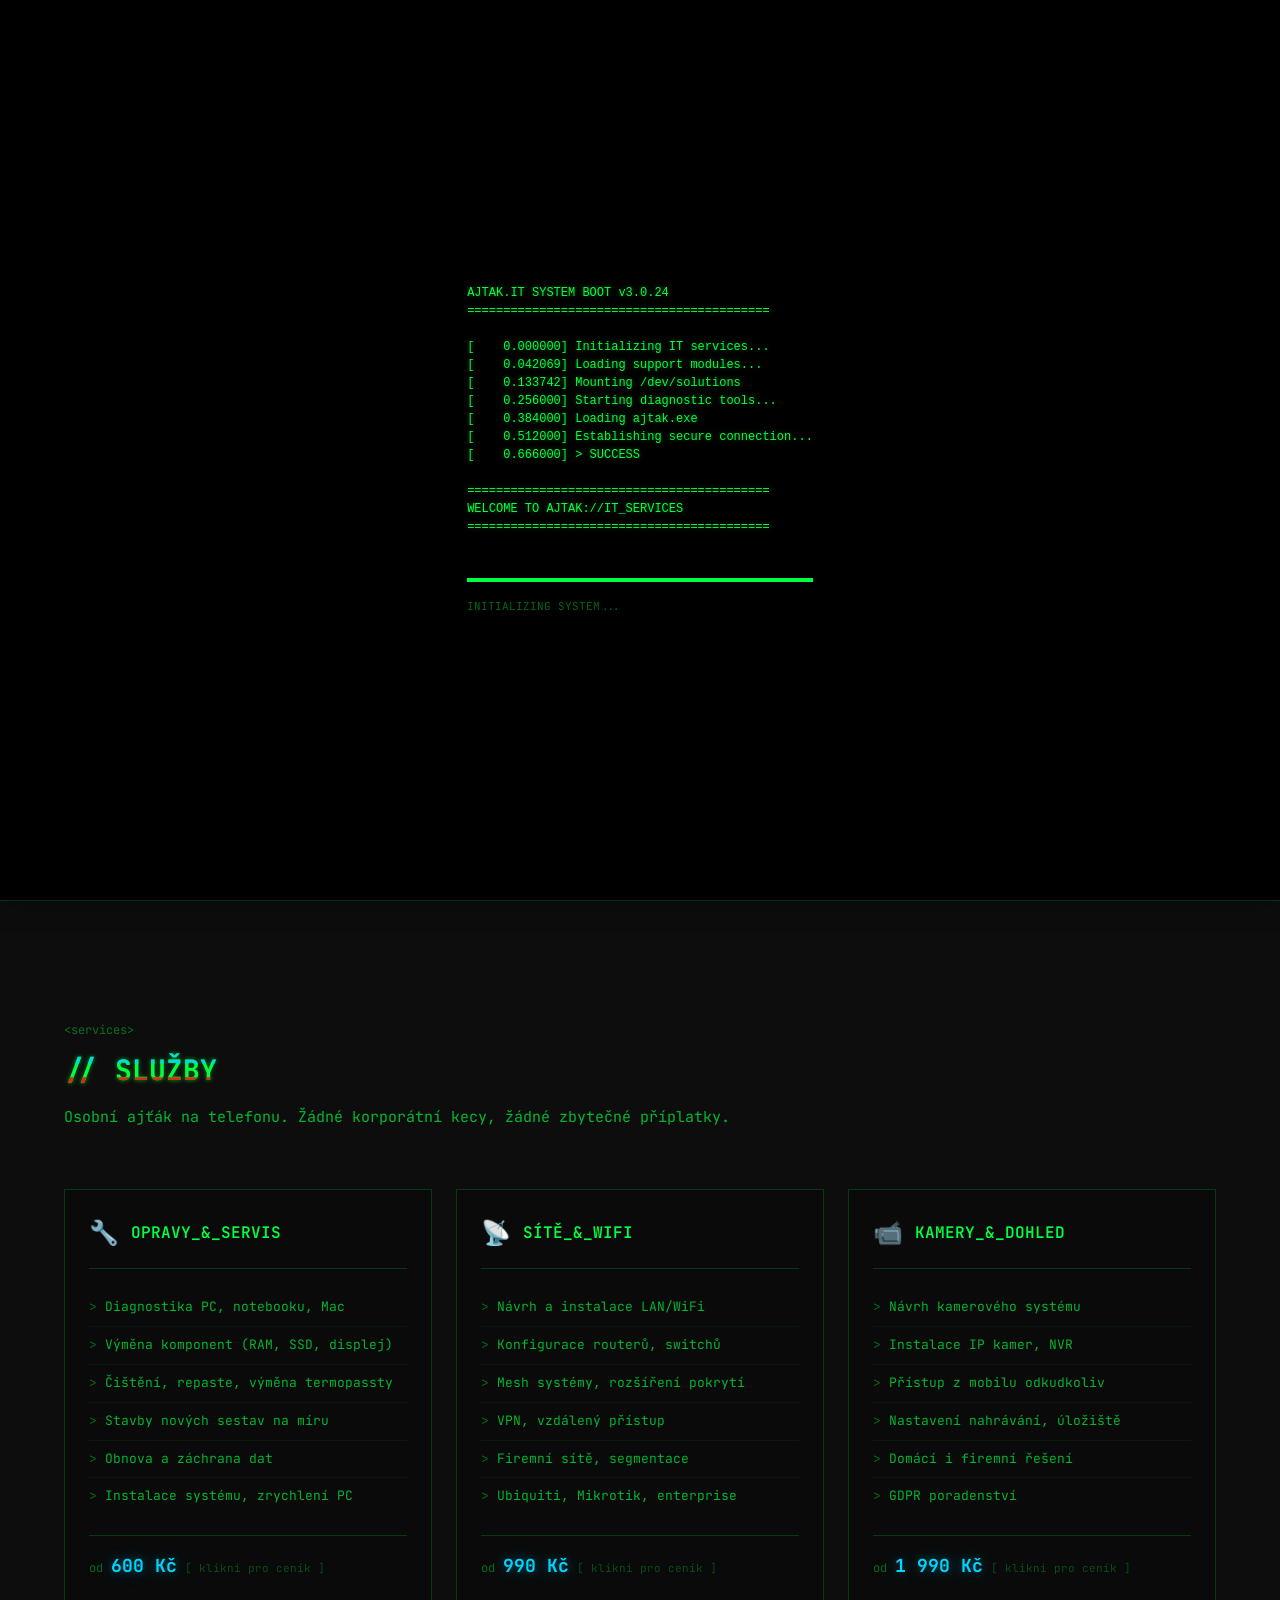
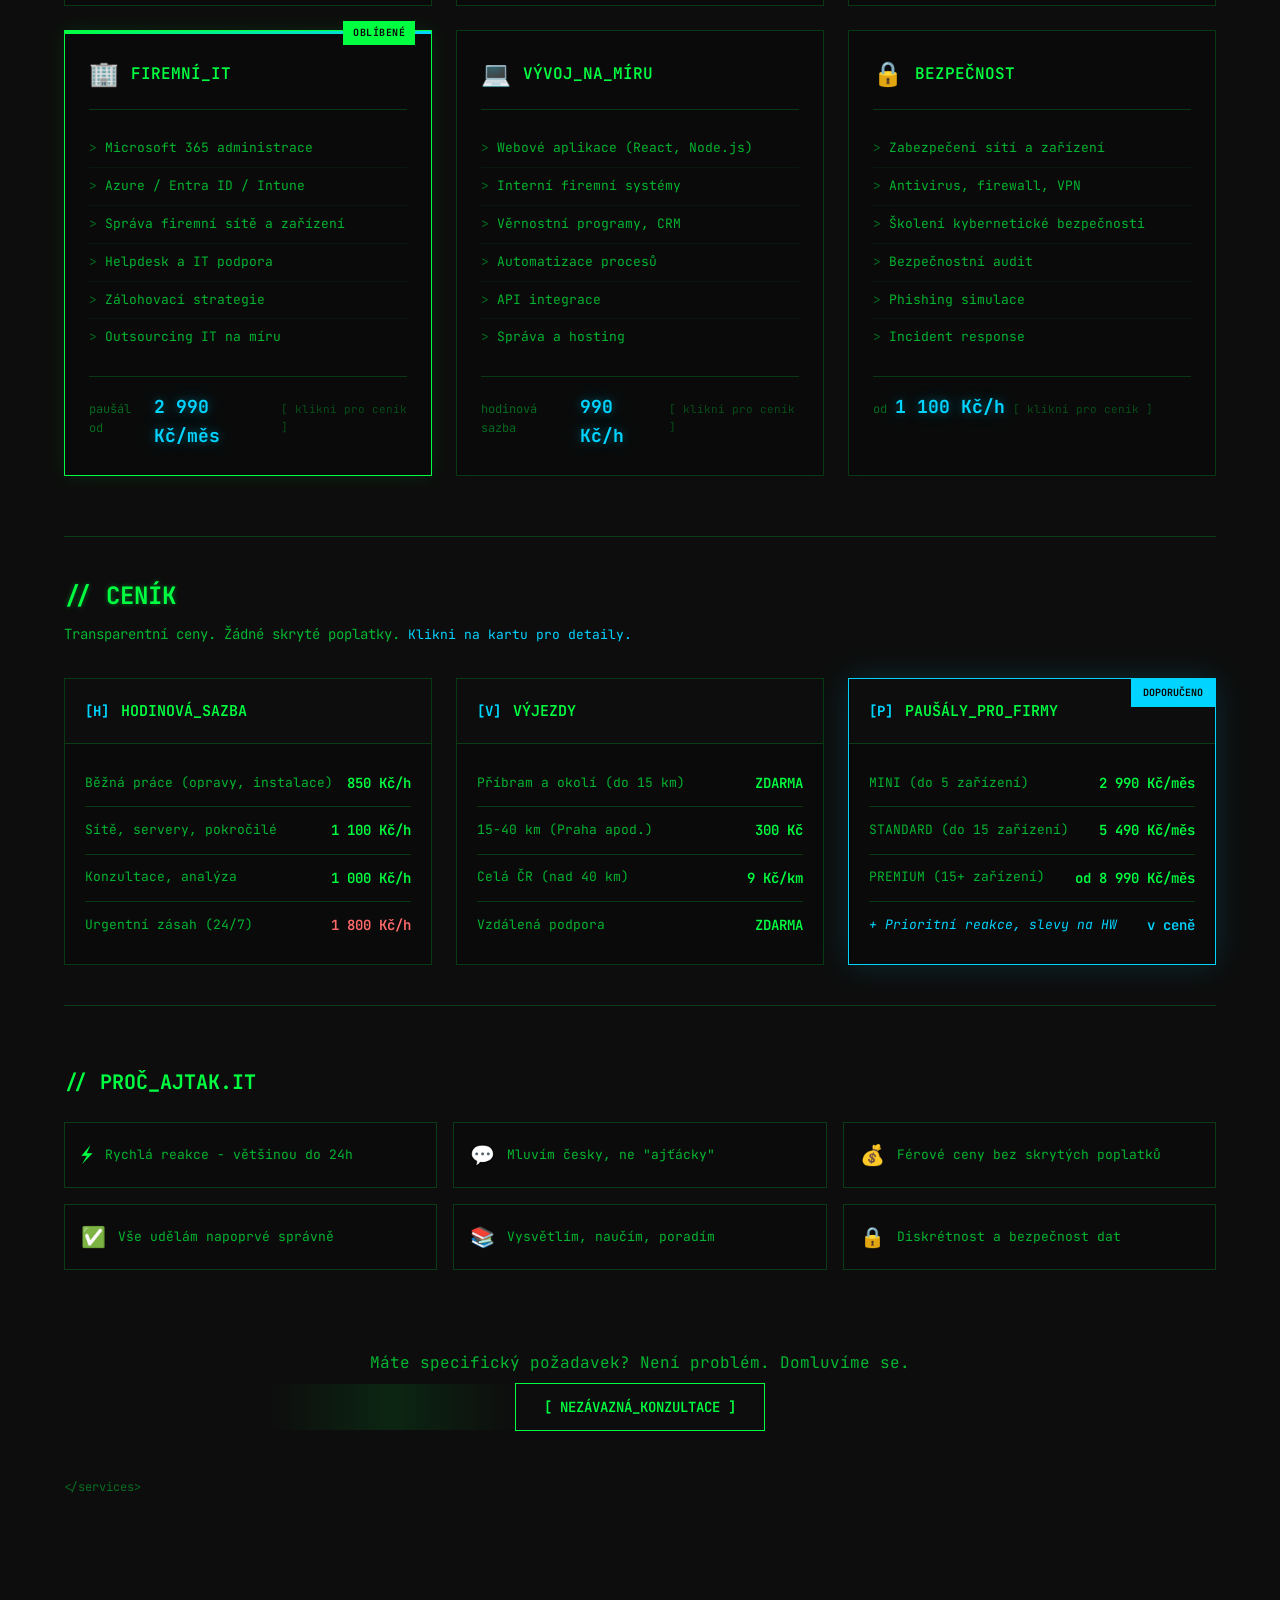
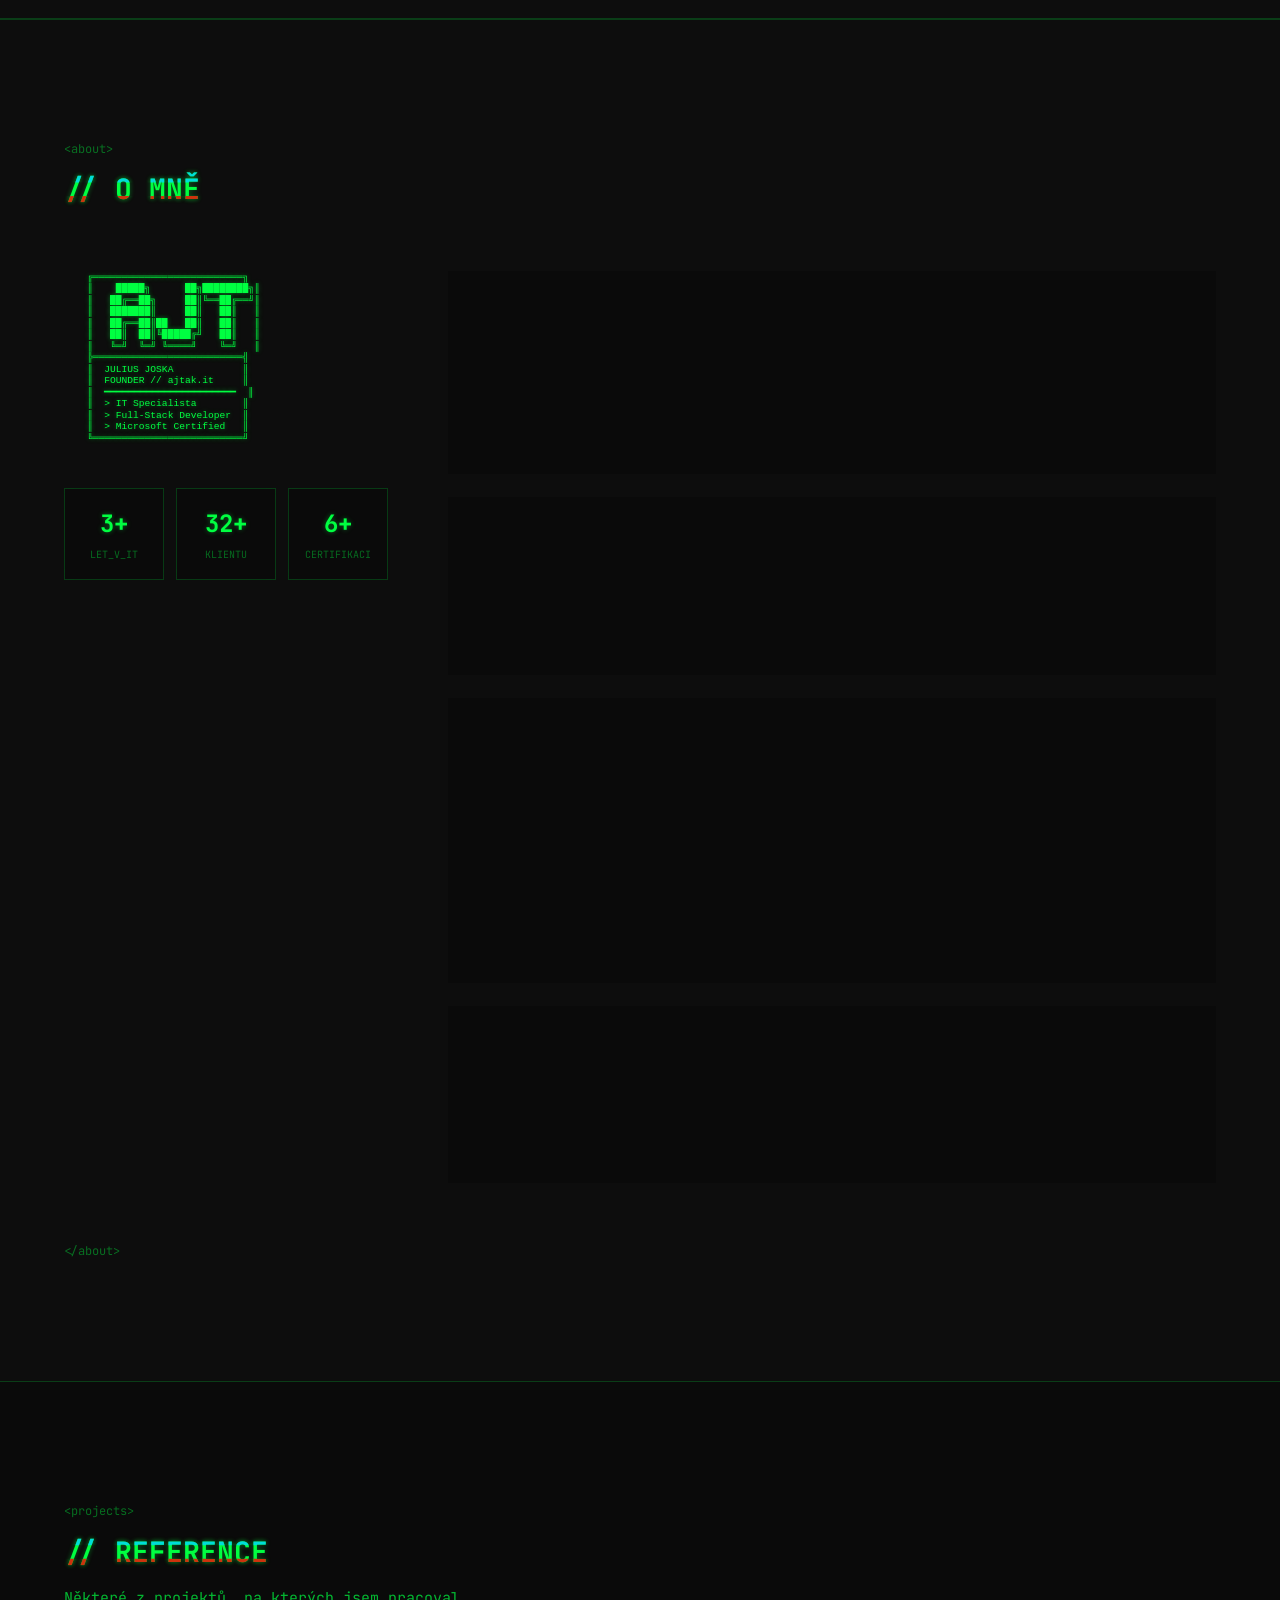
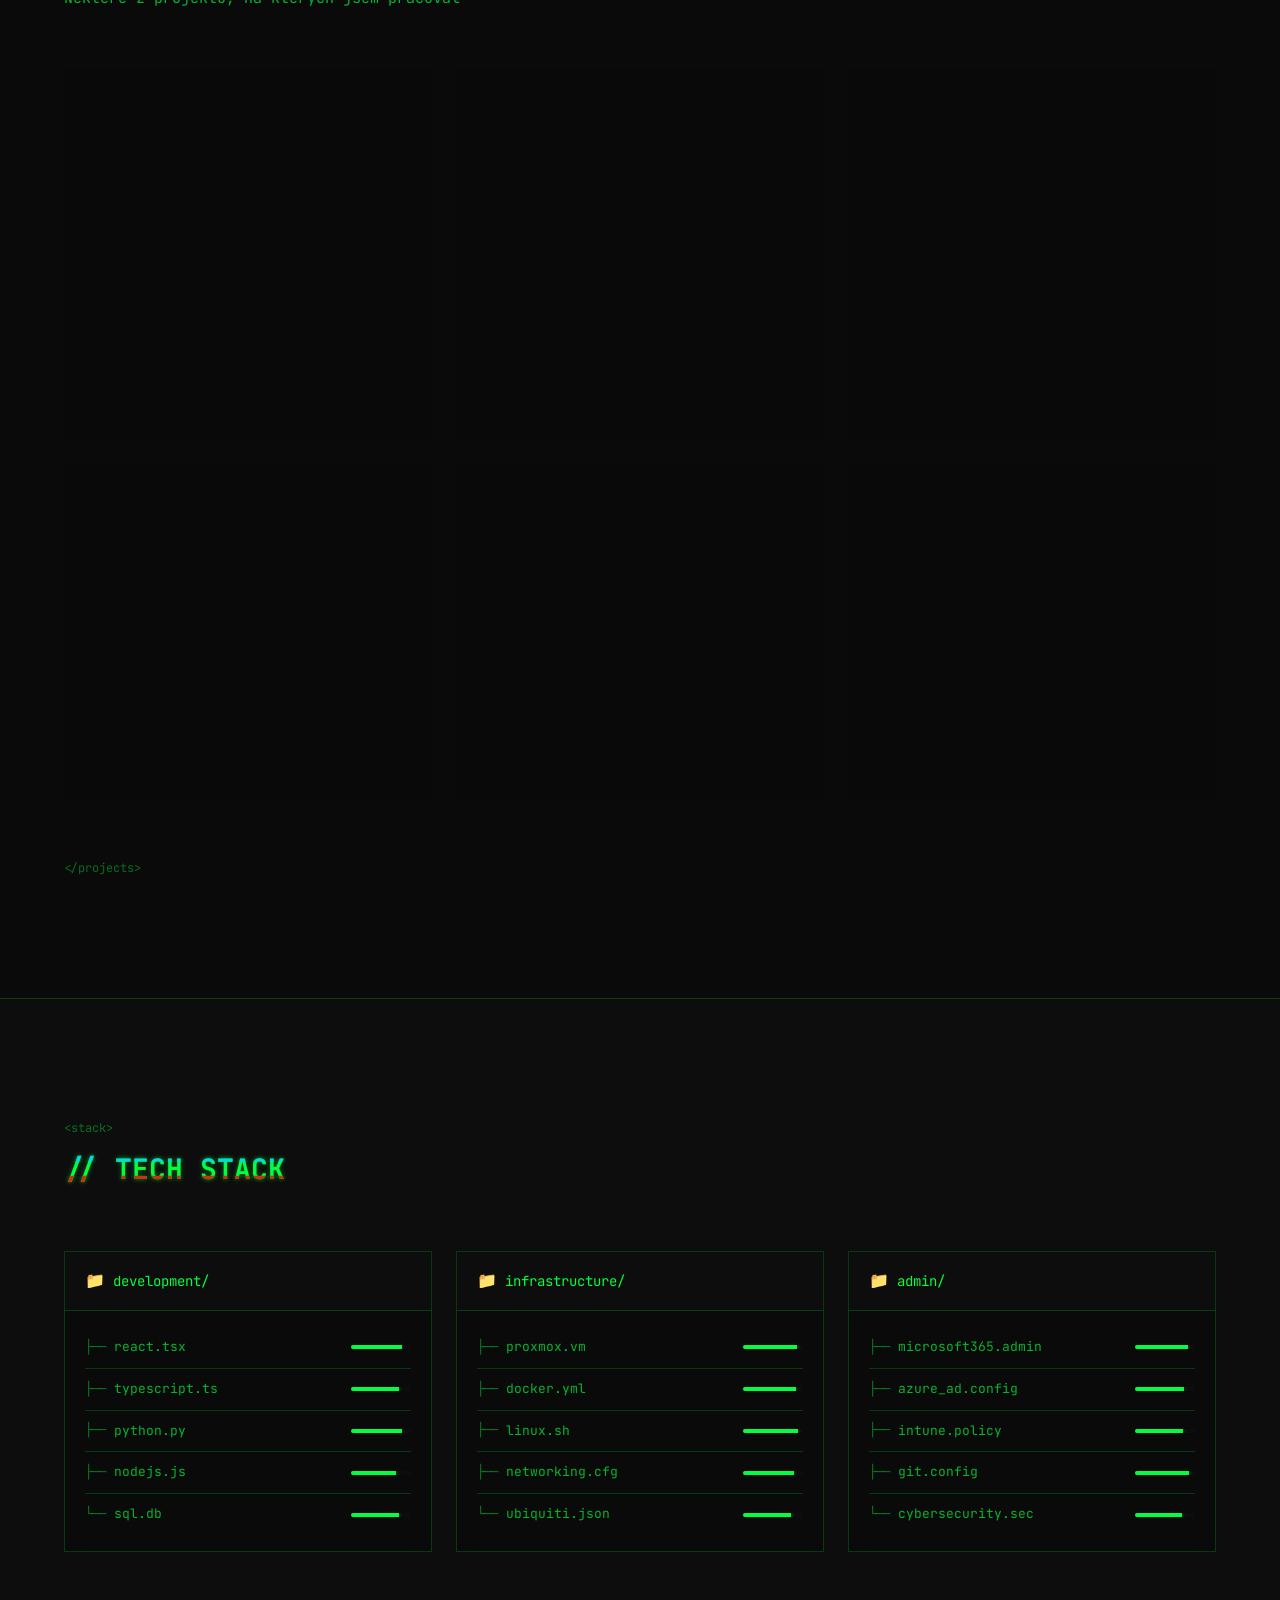
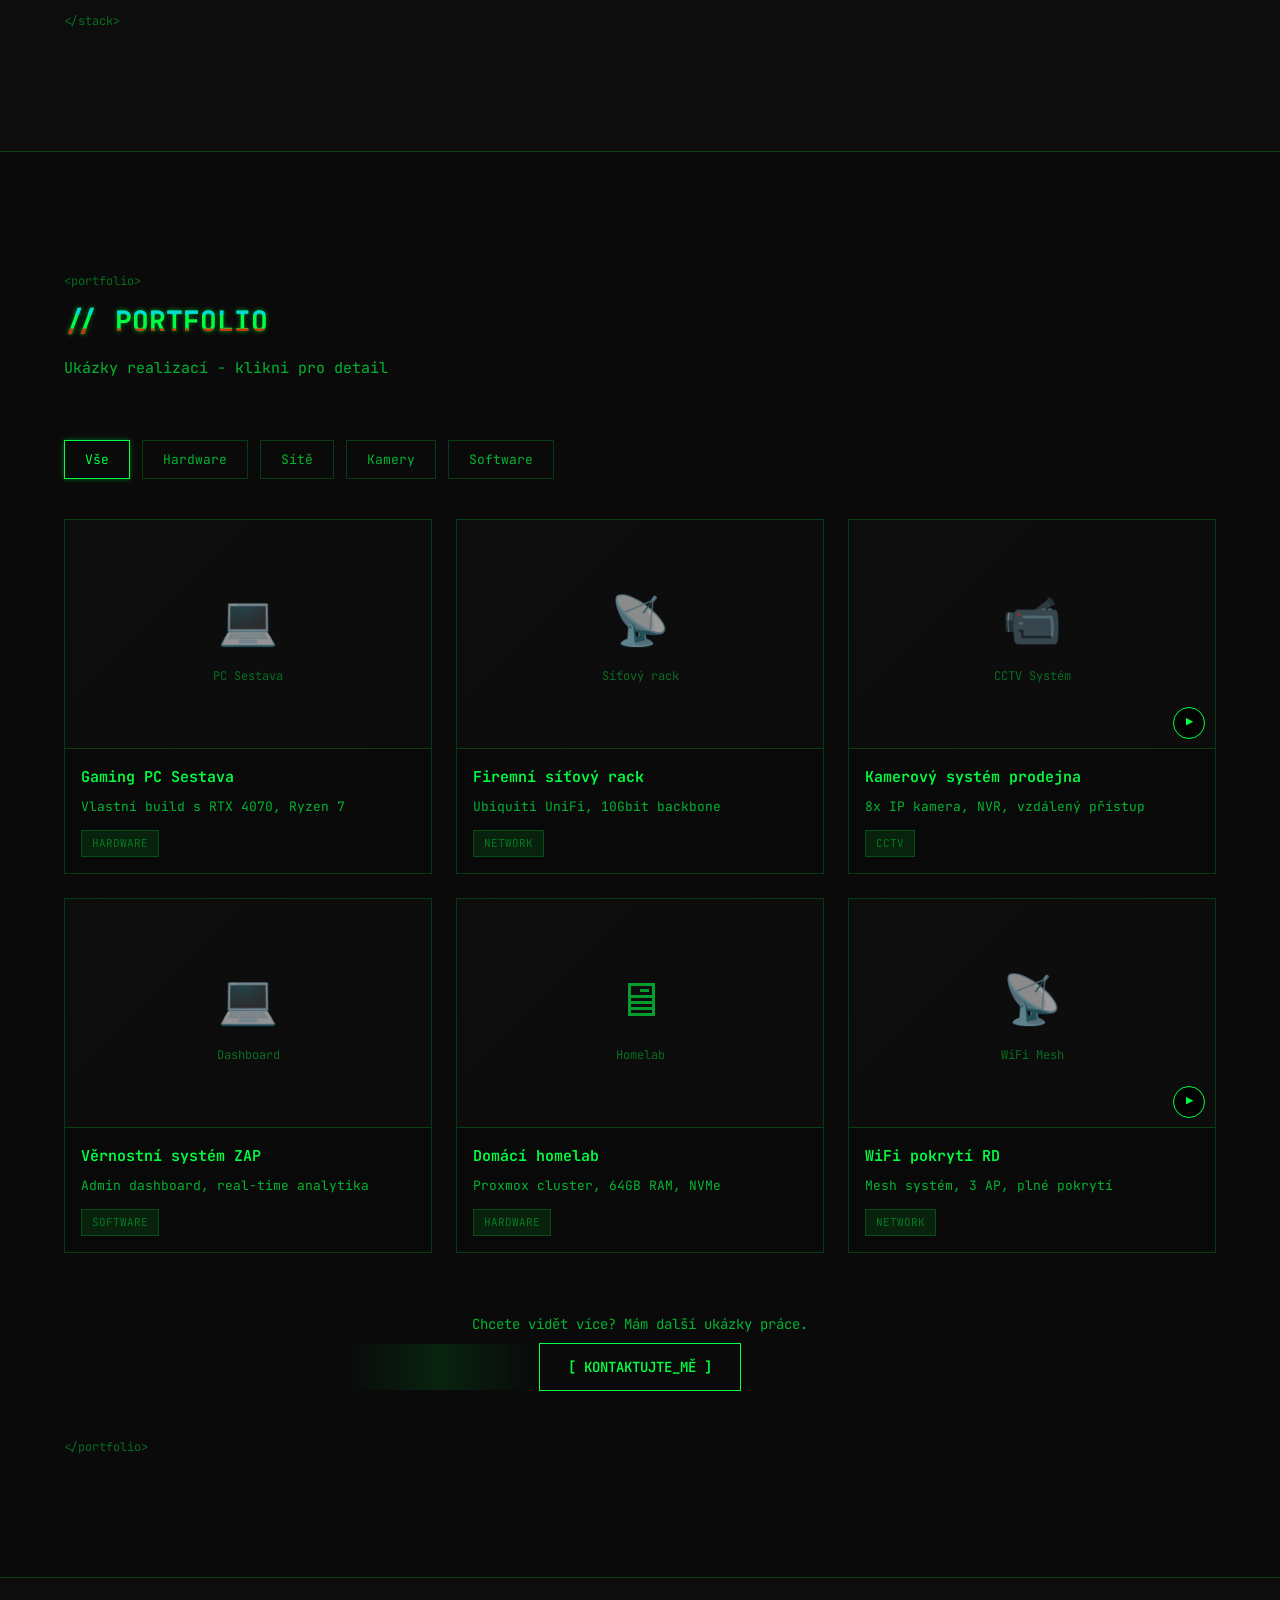
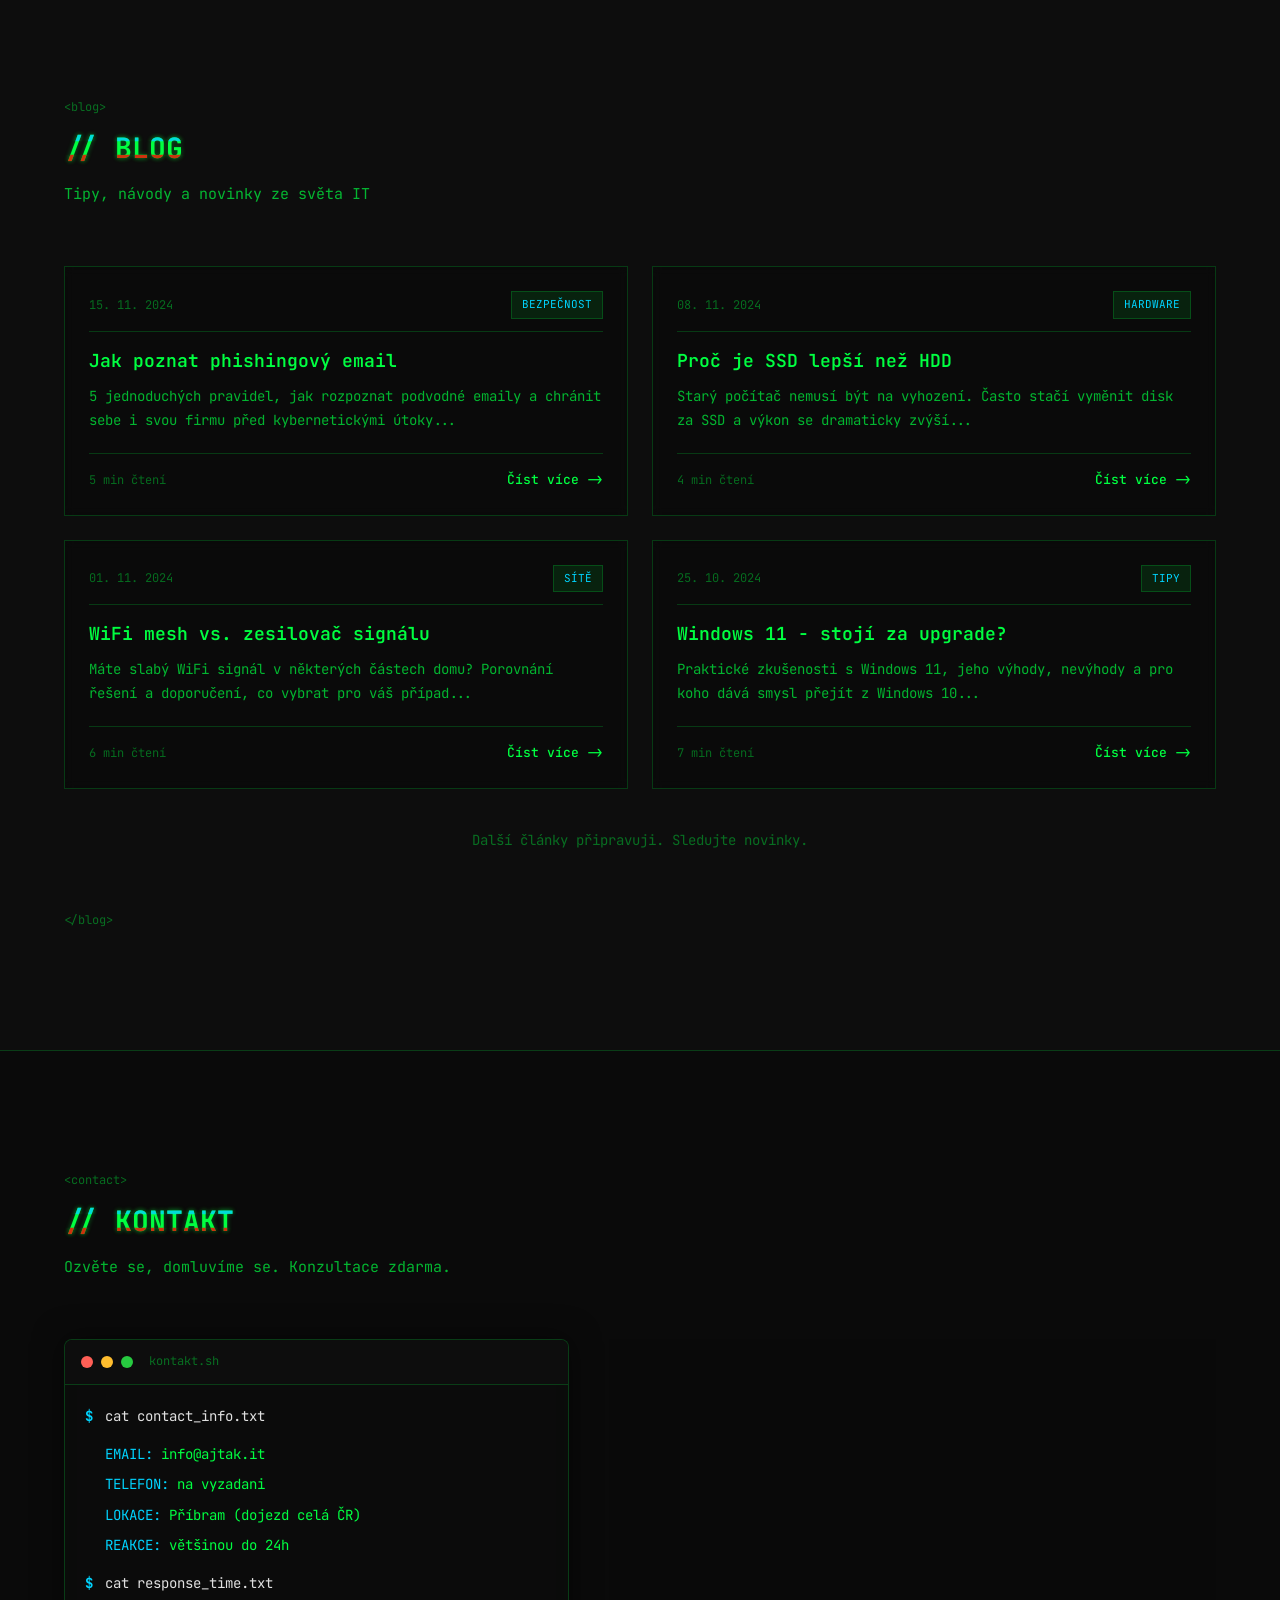
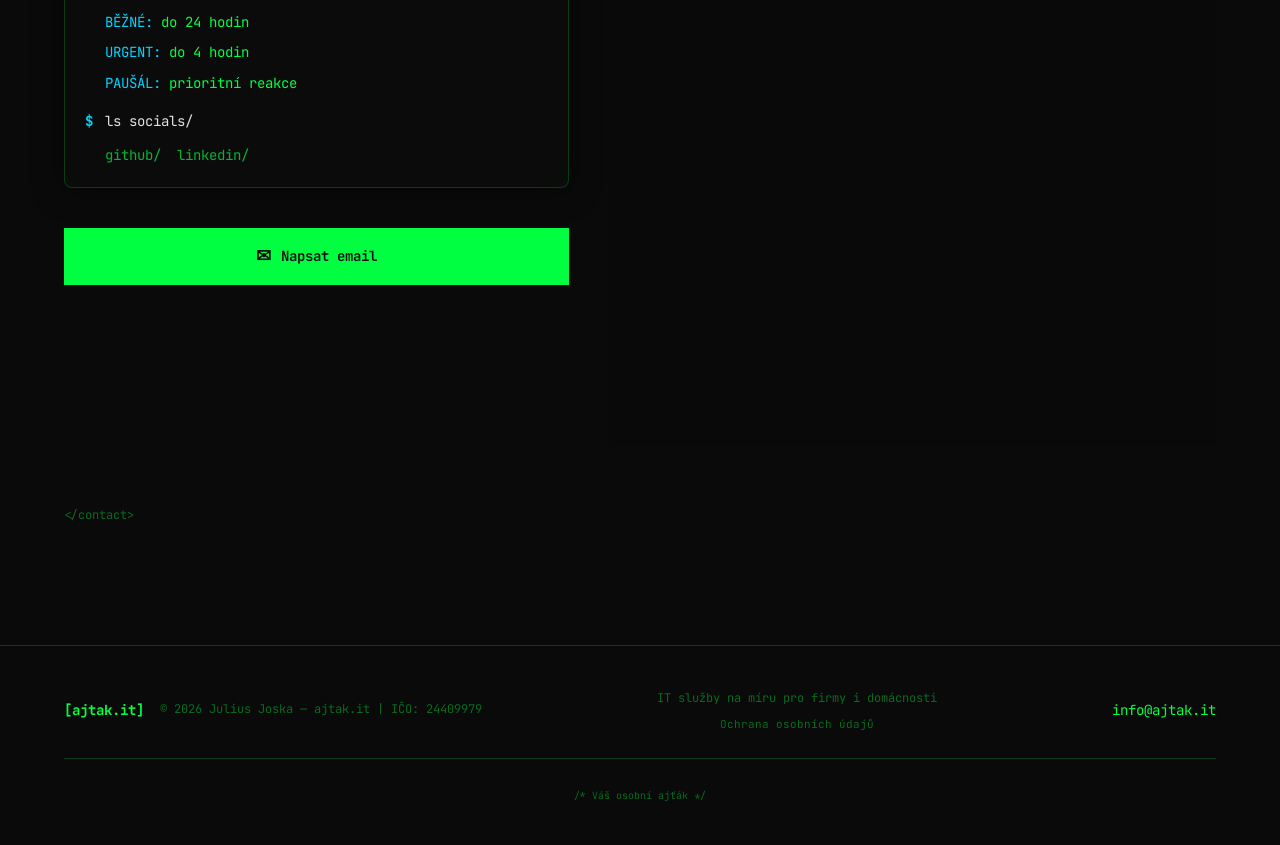
<file: index.html>
<!DOCTYPE html>
<html lang="cs">
<head>
    <meta charset="UTF-8">
    <meta name="viewport" content="width=device-width, initial-scale=1.0">
    <meta name="description" content="ajtak.it - IT služby na míru. Opravy PC, správa firemní IT infrastruktury, vývoj aplikací, M365 & Azure administrace, kybernetická bezpečnost. Profesionální IT podpora pro firmy i domácnosti.">
    <meta name="keywords" content="IT služby, opravy PC, správa sítí, vývoj aplikací, Microsoft 365, Azure, IT podpora, kybernetická bezpečnost, Praha, Česká republika">
    <meta name="author" content="Julius Joska - ajtak.it">
    <meta name="theme-color" content="#0a0a0a">
    <meta name="robots" content="index, follow">
    
    <!-- Open Graph / Facebook -->
    <meta property="og:type" content="website">
    <meta property="og:url" content="https://ajtak.it/">
    <meta property="og:title" content="ajtak.it - IT služby na míru">
    <meta property="og:description" content="Profesionální IT služby pro firmy i domácnosti. Opravy, správa infrastruktury, vývoj aplikací, M365 & Azure.">
    <meta property="og:image" content="https://ajtak.it/og-image.png">
    <meta property="og:locale" content="cs_CZ">
    
    <!-- Twitter -->
    <meta name="twitter:card" content="summary_large_image">
    <meta name="twitter:url" content="https://ajtak.it/">
    <meta name="twitter:title" content="ajtak.it - IT služby na míru">
    <meta name="twitter:description" content="Profesionální IT služby pro firmy i domácnosti. Opravy, správa infrastruktury, vývoj aplikací, M365 & Azure.">
    <meta name="twitter:image" content="https://ajtak.it/og-image.png">
    
    <!-- Canonical -->
    <link rel="canonical" href="https://ajtak.it/">
    
    <!-- Favicon -->
    <link rel="icon" type="image/svg+xml" href="favicon.svg">
    <link rel="icon" type="image/png" sizes="32x32" href="favicon-32x32.png">
    <link rel="icon" type="image/png" sizes="16x16" href="favicon-16x16.png">
    <link rel="apple-touch-icon" sizes="180x180" href="apple-touch-icon.png">
    
    <title>ajtak.it // IT služby na míru</title>
    <link rel="stylesheet" href="style.css">
    <link rel="preconnect" href="https://fonts.googleapis.com">
    <link rel="preconnect" href="https://fonts.gstatic.com" crossorigin>
    <link href="https://fonts.googleapis.com/css2?family=JetBrains+Mono:wght@300;400;500;600;700&family=Share+Tech+Mono&display=swap" rel="stylesheet">
    
    <!-- Structured Data -->
    <script type="application/ld+json">
    {
        "@context": "https://schema.org",
        "@type": "Organization",
        "name": "ajtak.it",
        "legalName": "Julius Joska — ajtak.it",
        "description": "Profesionální IT služby na míru — vývoj aplikací, správa infrastruktury, kybernetická bezpečnost.",
        "url": "https://ajtak.it",
        "email": "info@ajtak.it",
        "address": {
            "@type": "PostalAddress",
            "streetAddress": "č.p. 98",
            "addressLocality": "Rosovice",
            "postalCode": "262 11",
            "addressCountry": "CZ"
        },
        "founder": {
            "@type": "Person",
            "name": "Julius Joska",
            "url": "https://juliusjoska.cz"
        },
        "knowsAbout": ["IT služby", "Vývoj aplikací", "Správa sítí", "Kybernetická bezpečnost", "Microsoft 365", "Azure"],
        "makesOffer": [
            {
                "@type": "Offer",
                "itemOffered": {
                    "@type": "SoftwareApplication",
                    "name": "CraftIO",
                    "url": "https://craftio.cz",
                    "applicationCategory": "BusinessApplication",
                    "description": "CRM systém pro řemeslníky a malé firmy"
                }
            },
            {
                "@type": "Offer",
                "itemOffered": {
                    "@type": "SoftwareApplication",
                    "name": "Dentiqa",
                    "url": "https://dentiqa.cz",
                    "applicationCategory": "HealthApplication",
                    "description": "Dentální software s umělou inteligencí"
                }
            },
            {
                "@type": "Offer",
                "itemOffered": {
                    "@type": "SoftwareApplication",
                    "name": "Moje Obec",
                    "url": "https://moje-obec.cz",
                    "applicationCategory": "GovernmentApplication",
                    "description": "Mobilní aplikace pro komunikaci obce s občany"
                }
            },
            {
                "@type": "Offer",
                "itemOffered": {
                    "@type": "SoftwareApplication",
                    "name": "Tastly",
                    "url": "https://tastly.cz",
                    "applicationCategory": "LifestyleApplication",
                    "description": "Aplikace pro sdílení a objevování receptů"
                }
            },
            {
                "@type": "Offer",
                "itemOffered": {
                    "@type": "SoftwareApplication",
                    "name": "Beamcast",
                    "url": "https://beamcast.ajtak.it",
                    "applicationCategory": "BusinessApplication",
                    "description": "Digital signage — správa obrazovek a obsahu"
                }
            }
        ]
    }
    </script>
    
    <!-- Analytics - GDPR friendly (uncomment when ready) -->
    <!-- Option 1: Plausible Analytics (privacy-friendly, no cookies) -->
    <!-- <script defer data-domain="ajtak.it" src="https://plausible.io/js/script.js"></script> -->
    
    <!-- Option 2: Umami Analytics (self-hosted, privacy-friendly) -->
    <!-- <script async src="https://analytics.yourdomain.com/script.js" data-website-id="YOUR-WEBSITE-ID"></script> -->
    
    <!-- Option 3: Google Analytics 4 (requires cookie consent) -->
    <!-- 
    <script async src="https://www.googletagmanager.com/gtag/js?id=G-XXXXXXXXXX"></script>
    <script>
        window.dataLayer = window.dataLayer || [];
        function gtag(){dataLayer.push(arguments);}
        gtag('js', new Date());
        gtag('config', 'G-XXXXXXXXXX');
    </script>
    -->
</head>
<body>
    <!-- Matrix Rain Canvas -->
    <canvas id="matrix"></canvas>
    
    <!-- Code Reveal Layer - hidden code that shows around cursor -->
    <canvas id="codeReveal"></canvas>
    
    <!-- Custom Cursor -->
    <div class="custom-cursor">
        <div class="cursor-core"></div>
        <div class="cursor-ring"></div>
    </div>
    
    <!-- Scanlines -->
    <div class="scanlines"></div>
    
    <!-- CRT flicker -->
    <div class="crt"></div>
    
    <!-- Boot Screen -->
    <div class="boot-screen" id="bootScreen">
        <div class="boot-content">
            <pre class="boot-text">
AJTAK.IT SYSTEM BOOT v3.0.24
==========================================

[    0.000000] Initializing IT services...
[    0.042069] Loading support modules...
[    0.133742] Mounting /dev/solutions
[    0.256000] Starting diagnostic tools...
[    0.384000] Loading ajtak.exe
[    0.512000] Establishing secure connection...
[    0.666000] > SUCCESS

==========================================
WELCOME TO AJTAK://IT_SERVICES
==========================================
            </pre>
            <div class="boot-progress">
                <div class="boot-bar"></div>
            </div>
            <span class="boot-status">INITIALIZING SYSTEM...</span>
        </div>
    </div>
    
    <!-- Command Palette (Ctrl+K) -->
    <div class="command-palette" id="commandPalette">
        <div class="palette-content">
            <div class="palette-header">
                <span class="palette-icon">></span>
                <input type="text" class="palette-input" id="paletteInput" placeholder="Type a command...">
            </div>
            <ul class="palette-results" id="paletteResults">
                <li data-action="home"><span class="cmd-key">H</span> Domů</li>
                <li data-action="services"><span class="cmd-key">S</span> Služby</li>
                <li data-action="about"><span class="cmd-key">A</span> O mně</li>
                <li data-action="projects"><span class="cmd-key">P</span> Reference</li>
                <li data-action="stack"><span class="cmd-key">T</span> Tech Stack</li>
                <li data-action="contact"><span class="cmd-key">C</span> Kontakt</li>
                <li data-action="pricing"><span class="cmd-key">$</span> Ceník</li>
                <li data-action="matrix"><span class="cmd-key">M</span> Matrix Rain</li>
                <li data-action="hack"><span class="cmd-key">X</span> Hack Mode</li>
            </ul>
        </div>
    </div>
    
    <!-- Hack Mode Overlay -->
    <div class="hack-mode" id="hackMode">
        <div class="hack-text"></div>
    </div>

    <!-- Pricing Modal -->
    <div class="pricing-modal" id="pricingModal">
        <div class="pricing-modal-content">
            <div class="pricing-modal-header">
                <div class="pricing-modal-buttons">
                    <span class="pricing-modal-btn red" id="closePricingModal"></span>
                    <span class="pricing-modal-btn yellow"></span>
                    <span class="pricing-modal-btn green"></span>
                </div>
                <span class="pricing-modal-title" id="pricingModalTitle">ceník.sh</span>
            </div>
            <div class="pricing-modal-body" id="pricingModalBody">
                <!-- Content will be injected by JS -->
            </div>
            <div class="pricing-modal-footer">
                <span class="pricing-note">Ceny jsou orientační. Finální cena dle náročnosti.</span>
                <button class="pricing-close-btn" id="closePricingBtn">[ ZAVŘÍT ]</button>
            </div>
        </div>
    </div>

    <!-- Blog Modal -->
    <div class="blog-modal" id="blogModal">
        <div class="blog-modal-content">
            <div class="blog-modal-header">
                <div class="blog-modal-buttons">
                    <span class="blog-modal-btn red" id="closeBlogModal"></span>
                    <span class="blog-modal-btn yellow"></span>
                    <span class="blog-modal-btn green"></span>
                </div>
                <span class="blog-modal-title" id="blogModalTitle">blog.md</span>
            </div>
            <div class="blog-modal-body" id="blogModalBody">
                <!-- Content will be injected by JS -->
            </div>
            <div class="blog-modal-footer">
                <span class="blog-meta" id="blogMeta"></span>
                <button class="blog-close-btn" id="closeBlogBtn">[ ZAVŘÍT ]</button>
            </div>
        </div>
    </div>

    <!-- Lightbox for Portfolio -->
    <div class="lightbox" id="lightbox">
        <div class="lightbox-content">
            <span class="lightbox-close" id="lightboxClose">×</span>
            <span class="lightbox-nav prev" id="lightboxPrev">‹</span>
            <span class="lightbox-nav next" id="lightboxNext">›</span>
            <div class="lightbox-media" id="lightboxMedia">
                <!-- Image or video will be injected -->
            </div>
            <div class="lightbox-caption" id="lightboxCaption"></div>
        </div>
    </div>

    <!-- Navigation -->
    <header class="header">
        <nav class="nav">
            <a href="#" class="logo">
                <span class="logo-bracket">[</span>
                <span class="logo-text">ajtak.it</span>
                <span class="logo-bracket">]</span>
                <span class="logo-cursor">_</span>
            </a>
            
            <div class="nav-links">
                <a href="#services" class="nav-link"><span class="nav-prefix">01.</span>služby</a>
                <a href="#portfolio" class="nav-link"><span class="nav-prefix">02.</span>portfolio</a>
                <a href="#about" class="nav-link"><span class="nav-prefix">03.</span>o-mně</a>
                <a href="#blog" class="nav-link"><span class="nav-prefix">04.</span>blog</a>
                <a href="#contact" class="nav-link"><span class="nav-prefix">05.</span>kontakt</a>
                <a href="admin/index.html" class="nav-link admin-link" title="Admin Panel"><span class="nav-prefix">//</span>admin</a>
            </div>

            <button class="nav-toggle" aria-label="Menu">
                <span></span>
            </button>
        </nav>
    </header>

    <!-- Mobile Menu -->
    <div class="mobile-menu">
        <div class="mobile-menu-content">
            <a href="#services" class="mobile-link">./služby</a>
            <a href="#portfolio" class="mobile-link">./portfolio</a>
            <a href="#about" class="mobile-link">./o-mně</a>
            <a href="#blog" class="mobile-link">./blog</a>
            <a href="#contact" class="mobile-link">./kontakt</a>
            <a href="admin/index.html" class="mobile-link admin-mobile">// admin</a>
        </div>
    </div>

    <!-- Hero -->
    <section class="hero" id="home">
        <div class="hero-content">
            <div class="terminal-window">
                <div class="terminal-header">
                    <div class="terminal-buttons">
                        <span class="terminal-btn red"></span>
                        <span class="terminal-btn yellow"></span>
                        <span class="terminal-btn green"></span>
                    </div>
                    <span class="terminal-title">ajtak@it:~</span>
                </div>
                <div class="terminal-body">
                    <div class="terminal-line">
                        <span class="prompt">$</span>
                        <span class="command">whoami</span>
                    </div>
                    <div class="terminal-output">
                        <p class="output-name glitch" data-text="ajtak.it">ajtak.it</p>
                    </div>
                    <div class="terminal-line">
                        <span class="prompt">$</span>
                        <span class="command">cat services.txt</span>
                    </div>
                    <div class="terminal-output">
                        <p class="output-role typing" id="roleText"></p>
                    </div>
                    <div class="terminal-line">
                        <span class="prompt">$</span>
                        <span class="command">cat description.txt</span>
                    </div>
                    <div class="terminal-output output-desc">
                        <p>> IT služby na míru pro firmy i domácnosti.</p>
                        <p>> Od oprav zařízení po komplexní firemní infrastrukturu.</p>
                        <p>> Vyvíjím, spravuji, zabezpečuji, automatizuji.</p>
                    </div>
                    <div class="terminal-line">
                        <span class="prompt">$</span>
                        <span class="command typing-cursor">|</span>
                    </div>
                </div>
            </div>

            <div class="hero-cta">
                    <a href="#services" class="btn-cyber">
                        <span class="btn-glitch" data-text="[ SLUŽBY ]">[ SLUŽBY ]</span>
                    </a>
                <a href="#contact" class="btn-outline">
                    <span>KONTAKT</span>
                </a>
            </div>

            <div class="hero-status">
                <div class="status-item">
                    <span class="status-dot online"></span>
                    <span class="status-text">STATUS: AVAILABLE</span>
                </div>
                <div class="status-item">
                    <span class="status-label">LOCATION:</span>
                    <span class="status-value">PŘÍBRAM_CZ</span>
                </div>
                <div class="status-item">
                    <span class="status-label">HINT:</span>
                    <span class="status-value blink">Press Ctrl+K</span>
                </div>
            </div>
        </div>

        <div class="hero-side">
            <div class="coordinates">
                <span>49.6893° N</span>
                <span>14.0101° E</span>
            </div>
            <div class="scroll-indicator">
                <span class="scroll-text">SCROLL</span>
                <div class="scroll-line"></div>
            </div>
        </div>
    </section>

    <!-- Services -->
    <section class="services section" id="services">
        <div class="container">
            <div class="section-header">
                <span class="section-tag">&lt;services&gt;</span>
                <h2 class="section-title glitch" data-text="// SLUŽBY">// SLUŽBY</h2>
                <p class="section-subtitle">Osobní ajťák na telefonu. Žádné korporátní kecy, žádné zbytečné příplatky.</p>
            </div>

            <!-- Hlavní služby - karty -->
            <div class="services-grid">
                <!-- Opravy & Servis -->
                <div class="service-card clickable-service" data-service="opravy">
                    <div class="service-card-header">
                        <span class="service-card-icon">&#128295;</span>
                        <h3 class="service-card-title">OPRAVY_&_SERVIS</h3>
                    </div>
                    <ul class="service-card-list">
                        <li>Diagnostika PC, notebooku, Mac</li>
                        <li>Výměna komponent (RAM, SSD, displej)</li>
                        <li>Čištění, repaste, výměna termopassty</li>
                        <li>Stavby nových sestav na míru</li>
                        <li>Obnova a záchrana dat</li>
                        <li>Instalace systému, zrychlení PC</li>
                    </ul>
                    <div class="service-card-price">
                        <span class="price-label">od</span>
                        <span class="price-value">600 Kč</span>
                        <span class="price-hint">[ klikni pro ceník ]</span>
                    </div>
                </div>

                <!-- Sítě & WiFi -->
                <div class="service-card clickable-service" data-service="site">
                    <div class="service-card-header">
                        <span class="service-card-icon">&#128225;</span>
                        <h3 class="service-card-title">SÍTĚ_&_WIFI</h3>
                    </div>
                    <ul class="service-card-list">
                        <li>Návrh a instalace LAN/WiFi</li>
                        <li>Konfigurace routerů, switchů</li>
                        <li>Mesh systémy, rozšíření pokrytí</li>
                        <li>VPN, vzdálený přístup</li>
                        <li>Firemní sítě, segmentace</li>
                        <li>Ubiquiti, Mikrotik, enterprise</li>
                    </ul>
                    <div class="service-card-price">
                        <span class="price-label">od</span>
                        <span class="price-value">990 Kč</span>
                        <span class="price-hint">[ klikni pro ceník ]</span>
                    </div>
                </div>

                <!-- Kamery & Dohled -->
                <div class="service-card clickable-service" data-service="kamery">
                    <div class="service-card-header">
                        <span class="service-card-icon">&#128249;</span>
                        <h3 class="service-card-title">KAMERY_&_DOHLED</h3>
                    </div>
                    <ul class="service-card-list">
                        <li>Návrh kamerového systému</li>
                        <li>Instalace IP kamer, NVR</li>
                        <li>Přístup z mobilu odkudkoliv</li>
                        <li>Nastavení nahrávání, úložiště</li>
                        <li>Domácí i firemní řešení</li>
                        <li>GDPR poradenství</li>
                    </ul>
                    <div class="service-card-price">
                        <span class="price-label">od</span>
                        <span class="price-value">1 990 Kč</span>
                        <span class="price-hint">[ klikni pro ceník ]</span>
                    </div>
                </div>

                <!-- Firemní IT -->
                <div class="service-card featured clickable-service" data-service="firemni">
                    <div class="service-card-badge">OBLÍBENÉ</div>
                    <div class="service-card-header">
                        <span class="service-card-icon">&#127970;</span>
                        <h3 class="service-card-title">FIREMNÍ_IT</h3>
                    </div>
                    <ul class="service-card-list">
                        <li>Microsoft 365 administrace</li>
                        <li>Azure / Entra ID / Intune</li>
                        <li>Správa firemní sítě a zařízení</li>
                        <li>Helpdesk a IT podpora</li>
                        <li>Zálohovací strategie</li>
                        <li>Outsourcing IT na míru</li>
                    </ul>
                    <div class="service-card-price">
                        <span class="price-label">paušál od</span>
                        <span class="price-value">2 990 Kč/měs</span>
                        <span class="price-hint">[ klikni pro ceník ]</span>
                    </div>
                </div>

                <!-- Vývoj -->
                <div class="service-card clickable-service" data-service="vyvoj">
                    <div class="service-card-header">
                        <span class="service-card-icon">&#128187;</span>
                        <h3 class="service-card-title">VÝVOJ_NA_MÍRU</h3>
                    </div>
                    <ul class="service-card-list">
                        <li>Webové aplikace (React, Node.js)</li>
                        <li>Interní firemní systémy</li>
                        <li>Věrnostní programy, CRM</li>
                        <li>Automatizace procesů</li>
                        <li>API integrace</li>
                        <li>Správa a hosting</li>
                    </ul>
                    <div class="service-card-price">
                        <span class="price-label">hodinová sazba</span>
                        <span class="price-value">990 Kč/h</span>
                        <span class="price-hint">[ klikni pro ceník ]</span>
                    </div>
                </div>

                <!-- Bezpečnost -->
                <div class="service-card clickable-service" data-service="bezpecnost">
                    <div class="service-card-header">
                        <span class="service-card-icon">&#128274;</span>
                        <h3 class="service-card-title">BEZPEČNOST</h3>
                    </div>
                    <ul class="service-card-list">
                        <li>Zabezpečení sítí a zařízení</li>
                        <li>Antivirus, firewall, VPN</li>
                        <li>Školení kybernetické bezpečnosti</li>
                        <li>Bezpečnostní audit</li>
                        <li>Phishing simulace</li>
                        <li>Incident response</li>
                    </ul>
                    <div class="service-card-price">
                        <span class="price-label">od</span>
                        <span class="price-value">1 100 Kč/h</span>
                        <span class="price-hint">[ klikni pro ceník ]</span>
                    </div>
                </div>
            </div>

            <!-- Ceník -->
            <div class="pricing-section" id="pricing">
                <h3 class="pricing-title">// CENÍK</h3>
                <p class="pricing-subtitle">Transparentní ceny. Žádné skryté poplatky. <span class="pricing-hint">Klikni na kartu pro detaily.</span></p>
                
                <div class="pricing-grid">
                    <div class="pricing-card clickable-pricing" data-pricing-type="hodinova">
                        <div class="pricing-card-header">
                            <span class="pricing-icon">[H]</span>
                            <h4>HODINOVÁ_SAZBA</h4>
                        </div>
                        <div class="pricing-items">
                            <div class="pricing-item">
                                <span class="pricing-item-name">Běžná práce (opravy, instalace)</span>
                                <span class="pricing-item-price">850 Kč/h</span>
                            </div>
                            <div class="pricing-item">
                                <span class="pricing-item-name">Sítě, servery, pokročilé</span>
                                <span class="pricing-item-price">1 100 Kč/h</span>
                            </div>
                            <div class="pricing-item">
                                <span class="pricing-item-name">Konzultace, analýza</span>
                                <span class="pricing-item-price">1 000 Kč/h</span>
                            </div>
                            <div class="pricing-item urgent">
                                <span class="pricing-item-name">Urgentní zásah (24/7)</span>
                                <span class="pricing-item-price">1 800 Kč/h</span>
                            </div>
                        </div>
                    </div>

                    <div class="pricing-card clickable-pricing" data-pricing-type="vyjezdy">
                        <div class="pricing-card-header">
                            <span class="pricing-icon">[V]</span>
                            <h4>VÝJEZDY</h4>
                        </div>
                        <div class="pricing-items">
                            <div class="pricing-item">
                                <span class="pricing-item-name">Příbram a okolí (do 15 km)</span>
                                <span class="pricing-item-price">ZDARMA</span>
                            </div>
                            <div class="pricing-item">
                                <span class="pricing-item-name">15-40 km (Praha apod.)</span>
                                <span class="pricing-item-price">300 Kč</span>
                            </div>
                            <div class="pricing-item">
                                <span class="pricing-item-name">Celá ČR (nad 40 km)</span>
                                <span class="pricing-item-price">9 Kč/km</span>
                            </div>
                            <div class="pricing-item">
                                <span class="pricing-item-name">Vzdálená podpora</span>
                                <span class="pricing-item-price">ZDARMA</span>
                            </div>
                        </div>
                    </div>

                    <div class="pricing-card featured clickable-pricing" data-pricing-type="pausaly">
                        <div class="pricing-card-badge">DOPORUČENO</div>
                        <div class="pricing-card-header">
                            <span class="pricing-icon">[P]</span>
                            <h4>PAUŠÁLY_PRO_FIRMY</h4>
                        </div>
                        <div class="pricing-items">
                            <div class="pricing-item">
                                <span class="pricing-item-name">MINI (do 5 zařízení)</span>
                                <span class="pricing-item-price">2 990 Kč/měs</span>
                            </div>
                            <div class="pricing-item">
                                <span class="pricing-item-name">STANDARD (do 15 zařízení)</span>
                                <span class="pricing-item-price">5 490 Kč/měs</span>
                            </div>
                            <div class="pricing-item">
                                <span class="pricing-item-name">PREMIUM (15+ zařízení)</span>
                                <span class="pricing-item-price">od 8 990 Kč/měs</span>
                            </div>
                            <div class="pricing-item bonus">
                                <span class="pricing-item-name">+ Prioritní reakce, slevy na HW</span>
                                <span class="pricing-item-price">v ceně</span>
                            </div>
                        </div>
                    </div>
                </div>
            </div>

            <!-- Proč ajtak.it -->
            <div class="why-section">
                <h3 class="why-title">// PROČ_AJTAK.IT</h3>
                <div class="why-grid">
                    <div class="why-item">
                        <span class="why-icon">&#9889;</span>
                        <span class="why-text">Rychlá reakce - většinou do 24h</span>
                    </div>
                    <div class="why-item">
                        <span class="why-icon">&#128172;</span>
                        <span class="why-text">Mluvím česky, ne "ajťácky"</span>
                    </div>
                    <div class="why-item">
                        <span class="why-icon">&#128176;</span>
                        <span class="why-text">Férové ceny bez skrytých poplatků</span>
                    </div>
                    <div class="why-item">
                        <span class="why-icon">&#9989;</span>
                        <span class="why-text">Vše udělám napoprvé správně</span>
                    </div>
                    <div class="why-item">
                        <span class="why-icon">&#128218;</span>
                        <span class="why-text">Vysvětlím, naučím, poradím</span>
                    </div>
                    <div class="why-item">
                        <span class="why-icon">&#128274;</span>
                        <span class="why-text">Diskrétnost a bezpečnost dat</span>
                    </div>
                </div>
            </div>

            <div class="services-cta">
                <p class="cta-text">Máte specifický požadavek? Není problém. Domluvíme se.</p>
                <a href="#contact" class="btn-cyber">
                    <span>[ NEZÁVAZNÁ_KONZULTACE ]</span>
                </a>
            </div>

            <span class="section-tag closing">&lt;/services&gt;</span>
        </div>
    </section>

    <!-- About -->
    <section class="about section" id="about">
        <div class="container">
            <div class="section-header">
                <span class="section-tag">&lt;about&gt;</span>
                <h2 class="section-title glitch" data-text="// O MNĚ">// O MNĚ</h2>
            </div>

            <div class="about-grid">
                <div class="about-ascii">
                    <pre class="ascii-art">
    ╔══════════════════════════╗
    ║    █████╗      ██╗████████╗║
    ║   ██╔══██╗     ██║╚══██╔══╝║
    ║   ███████║     ██║   ██║   ║
    ║   ██╔══██║██   ██║   ██║   ║
    ║   ██║  ██║╚█████╔╝   ██║   ║
    ║   ╚═╝  ╚═╝ ╚════╝    ╚═╝   ║
    ╠══════════════════════════╣
    ║  JULIUS JOSKA            ║
    ║  FOUNDER // ajtak.it     ║
    ║  ━━━━━━━━━━━━━━━━━━━━━━  ║
    ║  > IT Specialista        ║
    ║  > Full-Stack Developer  ║
    ║  > Microsoft Certified   ║
    ╚══════════════════════════╝
                    </pre>
                    <div class="stats-grid">
                        <div class="stat-box">
                            <span class="stat-value" data-count="6">0</span>
                            <span class="stat-label">LET_V_IT</span>
                        </div>
                        <div class="stat-box">
                            <span class="stat-value" data-count="50">0</span>
                            <span class="stat-label">KLIENTU</span>
                        </div>
                        <div class="stat-box">
                            <span class="stat-value" data-count="10">0</span>
                            <span class="stat-label">CERTIFIKACI</span>
                        </div>
                    </div>
                </div>

                <div class="about-content">
                    <div class="content-block">
                        <div class="block-header">
                            <span class="block-icon">[i]</span>
                            <span class="block-title">MŮJ_PŘÍBĚH</span>
                        </div>
                        <p>
                            Jmenuji se Julius Joska a IT je moje vášeň od 14 let, kdy jsem založil herní portál 
                            s více než 1 400 aktivními uživateli. Spravoval jsem servery, vyvíjel pluginy 
                            a budoval komunitu. Od té doby jsem prošel cestou od tvorby obsahu a grafiky, 
                            přes kybernetickou bezpečnost, až po profesionální správu IT infrastruktury 
                            a vývoj aplikací.
                        </p>
                    </div>

                    <div class="content-block">
                        <div class="block-header">
                            <span class="block-icon">[*]</span>
                            <span class="block-title">PROČ_AJTAK.IT</span>
                        </div>
                        <p>
                            ajtak.it jsem založil, protože věřím, že kvalitní IT služby by měly být 
                            dostupné všem — od malých firem po domácnosti. Žádné korporátní přístupy, 
                            žádné zbytečné příplatky. Osobní přístup, rychlá reakce a řešení, 
                            které opravdu fungují.
                        </p>
                    </div>

                    <div class="content-block">
                        <div class="block-header">
                            <span class="block-icon">[~]</span>
                            <span class="block-title">ZKUŠENOSTI</span>
                        </div>
                        <ul class="values-list">
                            <li><span class="bullet">></span> IT specialista @ Zeman Maso-Uzeniny (vývoj, správa sítě)</li>
                            <li><span class="bullet">></span> Cybersecurity školení pro VirusLab (13 videí)</li>
                            <li><span class="bullet">></span> HW diagnostika a opravy @ CZC.cz</li>
                            <li><span class="bullet">></span> Vlastní homelab (Proxmox, Docker, Ubiquiti, 10Gbit)</li>
                            <li><span class="bullet">></span> Microsoft 365 & Azure certifikace</li>
                            <li><span class="bullet">></span> Práce s AI od prvních verzí GPT</li>
                        </ul>
                    </div>

                    <div class="content-block">
                        <div class="block-header">
                            <span class="block-icon">[#]</span>
                            <span class="block-title">SPECIALIZACE</span>
                        </div>
                        <div class="spec-tags">
                            <span class="tag">IT_SPRAVA</span>
                            <span class="tag">FULL_STACK</span>
                            <span class="tag">SYSADMIN</span>
                            <span class="tag">M365_ADMIN</span>
                            <span class="tag">AZURE</span>
                            <span class="tag">INTUNE</span>
                            <span class="tag">DEVOPS</span>
                            <span class="tag">CYBERSECURITY</span>
                            <span class="tag">NETWORKING</span>
                            <span class="tag">HARDWARE</span>
                        </div>
                    </div>
                </div>
            </div>
            
            <span class="section-tag closing">&lt;/about&gt;</span>
        </div>
    </section>

    <!-- Work / Reference -->
    <section class="work section" id="work">
        <div class="container">
            <div class="section-header">
                <span class="section-tag">&lt;projects&gt;</span>
                <h2 class="section-title glitch" data-text="// REFERENCE">// REFERENCE</h2>
                <p class="section-subtitle">Některé z projektů, na kterých jsem pracoval</p>
            </div>

            <div class="projects-grid">
                <article class="project-card featured">
                    <div class="project-header">
                        <span class="project-id">[001]</span>
                        <span class="project-year">2024</span>
                    </div>
                    <h3 class="project-title">VĚRNOSTNÍ_SYSTÉM_ZAP</h3>
                    <p class="project-desc">
                        Kompletní věrnostní platforma pro síť prodejen. 
                        QR kódy pro sbírání bodů, real-time analytika, zákaznický portál 
                        a administrační rozhraní. Full-stack řešení na míru.
                    </p>
                    <div class="project-tech">
                        <span>React</span>
                        <span>TypeScript</span>
                        <span>Supabase</span>
                        <span>Tailwind</span>
                    </div>
                    <div class="project-footer">
                        <div class="project-status">
                            <span class="status-indicator active"></span>
                            <span>AKTIVNÍ</span>
                        </div>
                    </div>
                </article>

                <article class="project-card">
                    <div class="project-header">
                        <span class="project-id">[002]</span>
                        <span class="project-year">2024</span>
                    </div>
                    <h3 class="project-title">FIREMNÍ_IT_INFRASTRUKTURA</h3>
                    <p class="project-desc">
                        Správa kompletní IT infrastruktury pro firmu s 30+ zaměstnanci. 
                        Microsoft 365, sítě prodejen, kamerové systémy, 
                        helpdesk a průběžná podpora.
                    </p>
                    <div class="project-tech">
                        <span>M365</span>
                        <span>Networking</span>
                        <span>CCTV</span>
                        <span>Support</span>
                    </div>
                    <div class="project-footer">
                        <div class="project-status">
                            <span class="status-indicator active"></span>
                            <span>PROBÍHÁ</span>
                        </div>
                    </div>
                </article>

                <article class="project-card">
                    <div class="project-header">
                        <span class="project-id">[003]</span>
                        <span class="project-year">2023</span>
                    </div>
                    <h3 class="project-title">CYBERSEC_ŠKOLENÍ</h3>
                    <p class="project-desc">
                        E-learningový kurz kybernetické bezpečnosti. 
                        13 profesionálních videí pokrývajících témata od phishingu 
                        po bezpečnost hesel s doprovodnými materiály.
                    </p>
                    <div class="project-tech">
                        <span>Cybersecurity</span>
                        <span>E-learning</span>
                        <span>Video</span>
                    </div>
                    <div class="project-footer">
                        <div class="project-status">
                            <span class="status-indicator active"></span>
                            <span>DOKONČENO</span>
                        </div>
                    </div>
                </article>

                <article class="project-card">
                    <div class="project-header">
                        <span class="project-id">[004]</span>
                        <span class="project-year">2019+</span>
                    </div>
                    <h3 class="project-title">HOMELAB_ENTERPRISE</h3>
                    <p class="project-desc">
                        Domácí serverová infrastruktura s Proxmox, Docker kontejnery, 
                        enterprise síťové prvky Ubiquiti, 10Gbit rozvody. 
                        Testovací prostředí pro nové technologie.
                    </p>
                    <div class="project-tech">
                        <span>Proxmox</span>
                        <span>Docker</span>
                        <span>Ubiquiti</span>
                        <span>Linux</span>
                    </div>
                    <div class="project-footer">
                        <div class="project-status">
                            <span class="status-indicator active"></span>
                            <span>V PROVOZU</span>
                        </div>
                    </div>
                </article>

                <article class="project-card">
                    <div class="project-header">
                        <span class="project-id">[005]</span>
                        <span class="project-year">2024</span>
                    </div>
                    <h3 class="project-title">KAMEROVÉ_SYSTÉMY</h3>
                    <p class="project-desc">
                        Instalace a konfigurace kamerových systémů pro firmy 
                        i domácnosti. Vzdálený přístup, NVR, nastavení 
                        nahrávání a notifikací.
                    </p>
                    <div class="project-tech">
                        <span>CCTV</span>
                        <span>IP Kamery</span>
                        <span>NVR</span>
                        <span>Networking</span>
                    </div>
                    <div class="project-footer">
                        <div class="project-status">
                            <span class="status-indicator active"></span>
                            <span>PROBÍHÁ</span>
                        </div>
                    </div>
                </article>

                <article class="project-card">
                    <div class="project-header">
                        <span class="project-id">[006]</span>
                        <span class="project-year">2024+</span>
                    </div>
                    <h3 class="project-title">DALŠÍ_PROJEKTY</h3>
                    <p class="project-desc">
                        Desítky dalších projektů od oprav PC, přes instalace 
                        sítí až po konzultace. Každý klient je unikátní 
                        a každé řešení je na míru.
                    </p>
                    <div class="project-tech">
                        <span>Rozličné</span>
                        <span>Na míru</span>
                    </div>
                    <div class="project-footer">
                        <a href="#contact" class="project-link">
                            <span>KONTAKTUJTE_MĚ</span>
                            <span class="link-arrow">-></span>
                        </a>
                    </div>
                </article>
            </div>

            <span class="section-tag closing">&lt;/projects&gt;</span>
        </div>
    </section>

    <!-- Stack -->
    <section class="stack section" id="stack">
        <div class="container">
            <div class="section-header">
                <span class="section-tag">&lt;stack&gt;</span>
                <h2 class="section-title glitch" data-text="// TECH STACK">// TECH STACK</h2>
            </div>

            <div class="stack-container">
                <div class="stack-column">
                    <div class="stack-header">
                        <span class="folder-icon">📁</span>
                        <span>development/</span>
                    </div>
                    <ul class="stack-list">
                        <li>
                            <span class="file-icon">├──</span>
                            <span class="file-name">react.tsx</span>
                            <span class="file-bar"><span style="width: 85%"></span></span>
                        </li>
                        <li>
                            <span class="file-icon">├──</span>
                            <span class="file-name">typescript.ts</span>
                            <span class="file-bar"><span style="width: 80%"></span></span>
                        </li>
                        <li>
                            <span class="file-icon">├──</span>
                            <span class="file-name">python.py</span>
                            <span class="file-bar"><span style="width: 85%"></span></span>
                        </li>
                        <li>
                            <span class="file-icon">├──</span>
                            <span class="file-name">nodejs.js</span>
                            <span class="file-bar"><span style="width: 75%"></span></span>
                        </li>
                        <li>
                            <span class="file-icon">└──</span>
                            <span class="file-name">sql.db</span>
                            <span class="file-bar"><span style="width: 80%"></span></span>
                        </li>
                    </ul>
                </div>

                <div class="stack-column">
                    <div class="stack-header">
                        <span class="folder-icon">📁</span>
                        <span>infrastructure/</span>
                    </div>
                    <ul class="stack-list">
                        <li>
                            <span class="file-icon">├──</span>
                            <span class="file-name">proxmox.vm</span>
                            <span class="file-bar"><span style="width: 90%"></span></span>
                        </li>
                        <li>
                            <span class="file-icon">├──</span>
                            <span class="file-name">docker.yml</span>
                            <span class="file-bar"><span style="width: 88%"></span></span>
                        </li>
                        <li>
                            <span class="file-icon">├──</span>
                            <span class="file-name">linux.sh</span>
                            <span class="file-bar"><span style="width: 92%"></span></span>
                        </li>
                        <li>
                            <span class="file-icon">├──</span>
                            <span class="file-name">networking.cfg</span>
                            <span class="file-bar"><span style="width: 85%"></span></span>
                        </li>
                        <li>
                            <span class="file-icon">└──</span>
                            <span class="file-name">ubiquiti.json</span>
                            <span class="file-bar"><span style="width: 80%"></span></span>
                        </li>
                    </ul>
                </div>

                <div class="stack-column">
                    <div class="stack-header">
                        <span class="folder-icon">📁</span>
                        <span>admin/</span>
                    </div>
                    <ul class="stack-list">
                        <li>
                            <span class="file-icon">├──</span>
                            <span class="file-name">microsoft365.admin</span>
                            <span class="file-bar"><span style="width: 88%"></span></span>
                        </li>
                        <li>
                            <span class="file-icon">├──</span>
                            <span class="file-name">azure_ad.config</span>
                            <span class="file-bar"><span style="width: 82%"></span></span>
                        </li>
                        <li>
                            <span class="file-icon">├──</span>
                            <span class="file-name">intune.policy</span>
                            <span class="file-bar"><span style="width: 80%"></span></span>
                        </li>
                        <li>
                            <span class="file-icon">├──</span>
                            <span class="file-name">git.config</span>
                            <span class="file-bar"><span style="width: 90%"></span></span>
                        </li>
                        <li>
                            <span class="file-icon">└──</span>
                            <span class="file-name">cybersecurity.sec</span>
                            <span class="file-bar"><span style="width: 78%"></span></span>
                        </li>
                    </ul>
                </div>
            </div>

            <span class="section-tag closing">&lt;/stack&gt;</span>
        </div>
    </section>

    <!-- Portfolio Gallery -->
    <section class="portfolio section" id="portfolio">
        <div class="container">
            <div class="section-header">
                <span class="section-tag">&lt;portfolio&gt;</span>
                <h2 class="section-title glitch" data-text="// PORTFOLIO">// PORTFOLIO</h2>
                <p class="section-subtitle">Ukázky realizací - klikni pro detail</p>
            </div>

            <div class="portfolio-filters">
                <button class="filter-btn active" data-filter="all">Vše</button>
                <button class="filter-btn" data-filter="hardware">Hardware</button>
                <button class="filter-btn" data-filter="network">Sítě</button>
                <button class="filter-btn" data-filter="cctv">Kamery</button>
                <button class="filter-btn" data-filter="software">Software</button>
            </div>

            <div class="portfolio-grid">
                <!-- Portfolio Item 1 -->
                <div class="portfolio-item" data-category="hardware" data-media="image">
                    <div class="portfolio-thumb">
                        <div class="portfolio-placeholder">
                            <span class="placeholder-icon">&#128187;</span>
                            <span class="placeholder-text">PC Sestava</span>
                        </div>
                        <div class="portfolio-overlay">
                            <span class="overlay-icon">&#128269;</span>
                            <span class="overlay-text">Zobrazit detail</span>
                        </div>
                    </div>
                    <div class="portfolio-info">
                        <h4>Gaming PC Sestava</h4>
                        <p>Vlastní build s RTX 4070, Ryzen 7</p>
                        <span class="portfolio-tag">hardware</span>
                    </div>
                </div>

                <!-- Portfolio Item 2 -->
                <div class="portfolio-item" data-category="network" data-media="image">
                    <div class="portfolio-thumb">
                        <div class="portfolio-placeholder">
                            <span class="placeholder-icon">&#128225;</span>
                            <span class="placeholder-text">Síťový rack</span>
                        </div>
                        <div class="portfolio-overlay">
                            <span class="overlay-icon">&#128269;</span>
                            <span class="overlay-text">Zobrazit detail</span>
                        </div>
                    </div>
                    <div class="portfolio-info">
                        <h4>Firemní síťový rack</h4>
                        <p>Ubiquiti UniFi, 10Gbit backbone</p>
                        <span class="portfolio-tag">network</span>
                    </div>
                </div>

                <!-- Portfolio Item 3 -->
                <div class="portfolio-item" data-category="cctv" data-media="video">
                    <div class="portfolio-thumb">
                        <div class="portfolio-placeholder">
                            <span class="placeholder-icon">&#128249;</span>
                            <span class="placeholder-text">CCTV Systém</span>
                        </div>
                        <div class="portfolio-overlay">
                            <span class="overlay-icon">&#9654;</span>
                            <span class="overlay-text">Přehrát video</span>
                        </div>
                    </div>
                    <div class="portfolio-info">
                        <h4>Kamerový systém prodejna</h4>
                        <p>8x IP kamera, NVR, vzdálený přístup</p>
                        <span class="portfolio-tag">cctv</span>
                    </div>
                </div>

                <!-- Portfolio Item 4 -->
                <div class="portfolio-item" data-category="software" data-media="image">
                    <div class="portfolio-thumb">
                        <div class="portfolio-placeholder">
                            <span class="placeholder-icon">&#128187;</span>
                            <span class="placeholder-text">Dashboard</span>
                        </div>
                        <div class="portfolio-overlay">
                            <span class="overlay-icon">&#128269;</span>
                            <span class="overlay-text">Zobrazit detail</span>
                        </div>
                    </div>
                    <div class="portfolio-info">
                        <h4>Věrnostní systém ZAP</h4>
                        <p>Admin dashboard, real-time analytika</p>
                        <span class="portfolio-tag">software</span>
                    </div>
                </div>

                <!-- Portfolio Item 5 -->
                <div class="portfolio-item" data-category="hardware" data-media="image">
                    <div class="portfolio-thumb">
                        <div class="portfolio-placeholder">
                            <span class="placeholder-icon">&#128421;</span>
                            <span class="placeholder-text">Homelab</span>
                        </div>
                        <div class="portfolio-overlay">
                            <span class="overlay-icon">&#128269;</span>
                            <span class="overlay-text">Zobrazit detail</span>
                        </div>
                    </div>
                    <div class="portfolio-info">
                        <h4>Domácí homelab</h4>
                        <p>Proxmox cluster, 64GB RAM, NVMe</p>
                        <span class="portfolio-tag">hardware</span>
                    </div>
                </div>

                <!-- Portfolio Item 6 -->
                <div class="portfolio-item" data-category="network" data-media="video">
                    <div class="portfolio-thumb">
                        <div class="portfolio-placeholder">
                            <span class="placeholder-icon">&#128225;</span>
                            <span class="placeholder-text">WiFi Mesh</span>
                        </div>
                        <div class="portfolio-overlay">
                            <span class="overlay-icon">&#9654;</span>
                            <span class="overlay-text">Přehrát video</span>
                        </div>
                    </div>
                    <div class="portfolio-info">
                        <h4>WiFi pokrytí RD</h4>
                        <p>Mesh systém, 3 AP, plné pokrytí</p>
                        <span class="portfolio-tag">network</span>
                    </div>
                </div>
            </div>

            <div class="portfolio-cta">
                <p>Chcete vidět více? Mám další ukázky práce.</p>
                <a href="#contact" class="btn-cyber">
                    <span>[ KONTAKTUJTE_MĚ ]</span>
                </a>
            </div>

            <span class="section-tag closing">&lt;/portfolio&gt;</span>
        </div>
    </section>

    <!-- Blog Section -->
    <section class="blog section" id="blog">
        <div class="container">
            <div class="section-header">
                <span class="section-tag">&lt;blog&gt;</span>
                <h2 class="section-title glitch" data-text="// BLOG">// BLOG</h2>
                <p class="section-subtitle">Tipy, návody a novinky ze světa IT</p>
            </div>

            <div class="blog-grid">
                <!-- Blog Post 1 -->
                <article class="blog-card">
                    <div class="blog-header">
                        <span class="blog-date">15. 11. 2024</span>
                        <span class="blog-category">Bezpečnost</span>
                    </div>
                    <h3 class="blog-title">Jak poznat phishingový email</h3>
                    <p class="blog-excerpt">
                        5 jednoduchých pravidel, jak rozpoznat podvodné emaily a chránit 
                        sebe i svou firmu před kybernetickými útoky...
                    </p>
                    <div class="blog-footer">
                        <span class="blog-read-time">5 min čtení</span>
                        <a href="#" class="blog-link" data-post="phishing">
                            <span>Číst více</span>
                            <span class="link-arrow">-></span>
                        </a>
                    </div>
                </article>

                <!-- Blog Post 2 -->
                <article class="blog-card">
                    <div class="blog-header">
                        <span class="blog-date">08. 11. 2024</span>
                        <span class="blog-category">Hardware</span>
                    </div>
                    <h3 class="blog-title">Proč je SSD lepší než HDD</h3>
                    <p class="blog-excerpt">
                        Starý počítač nemusí být na vyhození. Často stačí vyměnit 
                        disk za SSD a výkon se dramaticky zvýší...
                    </p>
                    <div class="blog-footer">
                        <span class="blog-read-time">4 min čtení</span>
                        <a href="#" class="blog-link" data-post="ssd-vs-hdd">
                            <span>Číst více</span>
                            <span class="link-arrow">-></span>
                        </a>
                    </div>
                </article>

                <!-- Blog Post 3 -->
                <article class="blog-card">
                    <div class="blog-header">
                        <span class="blog-date">01. 11. 2024</span>
                        <span class="blog-category">Sítě</span>
                    </div>
                    <h3 class="blog-title">WiFi mesh vs. zesilovač signálu</h3>
                    <p class="blog-excerpt">
                        Máte slabý WiFi signál v některých částech domu? Porovnání 
                        řešení a doporučení, co vybrat pro váš případ...
                    </p>
                    <div class="blog-footer">
                        <span class="blog-read-time">6 min čtení</span>
                        <a href="#" class="blog-link" data-post="wifi-mesh">
                            <span>Číst více</span>
                            <span class="link-arrow">-></span>
                        </a>
                    </div>
                </article>

                <!-- Blog Post 4 -->
                <article class="blog-card">
                    <div class="blog-header">
                        <span class="blog-date">25. 10. 2024</span>
                        <span class="blog-category">Tipy</span>
                    </div>
                    <h3 class="blog-title">Windows 11 - stojí za upgrade?</h3>
                    <p class="blog-excerpt">
                        Praktické zkušenosti s Windows 11, jeho výhody, nevýhody 
                        a pro koho dává smysl přejít z Windows 10...
                    </p>
                    <div class="blog-footer">
                        <span class="blog-read-time">7 min čtení</span>
                        <a href="#" class="blog-link" data-post="windows11">
                            <span>Číst více</span>
                            <span class="link-arrow">-></span>
                        </a>
                    </div>
                </article>
            </div>

            <div class="blog-cta">
                <p>Další články připravuji. Sledujte novinky.</p>
            </div>

            <span class="section-tag closing">&lt;/blog&gt;</span>
        </div>
    </section>

    <!-- Contact -->
    <section class="contact section" id="contact">
        <div class="container">
            <div class="section-header">
                <span class="section-tag">&lt;contact&gt;</span>
                <h2 class="section-title glitch" data-text="// KONTAKT">// KONTAKT</h2>
                <p class="section-subtitle">Ozvěte se, domluvíme se. Konzultace zdarma.</p>
            </div>

            <div class="contact-grid">
                <div class="contact-terminal">
                    <div class="terminal-window small">
                        <div class="terminal-header">
                            <div class="terminal-buttons">
                                <span class="terminal-btn red"></span>
                                <span class="terminal-btn yellow"></span>
                                <span class="terminal-btn green"></span>
                            </div>
                            <span class="terminal-title">kontakt.sh</span>
                        </div>
                        <div class="terminal-body">
                            <div class="terminal-line">
                                <span class="prompt">$</span>
                                <span class="command">cat contact_info.txt</span>
                            </div>
                            <div class="contact-info-output">
                                <p><span class="info-key">EMAIL:</span> <a href="mailto:info@ajtak.it">info@ajtak.it</a></p>
                                <p><span class="info-key">TELEFON:</span> <a href="tel:+420XXXXXXXXX">na vyzadani</a></p>
                                <p><span class="info-key">LOKACE:</span> Příbram (dojezd celá ČR)</p>
                                <p><span class="info-key">REAKCE:</span> <span class="status-online">většinou do 24h</span></p>
                            </div>
                            <div class="terminal-line">
                                <span class="prompt">$</span>
                                <span class="command">cat response_time.txt</span>
                            </div>
                            <div class="contact-info-output">
                                <p><span class="info-key">BĚŽNÉ:</span> do 24 hodin</p>
                                <p><span class="info-key">URGENT:</span> do 4 hodin</p>
                                <p><span class="info-key">PAUŠÁL:</span> prioritní reakce</p>
                            </div>
                            <div class="terminal-line">
                                <span class="prompt">$</span>
                                <span class="command">ls socials/</span>
                            </div>
                            <div class="socials-output">
                                <a href="https://github.com/juliusjoska" target="_blank" rel="noopener">github/</a>
                                <a href="https://www.linkedin.com/in/julius-joska/" target="_blank" rel="noopener">linkedin/</a>
                            </div>
                        </div>
                    </div>

                    <!-- Quick contact options -->
                    <div class="quick-contact">
                        <a href="mailto:info@ajtak.it" class="quick-contact-btn">
                            <span class="quick-icon">&#9993;</span>
                            <span>Napsat email</span>
                        </a>
                    </div>
                </div>

                <div class="contact-form-wrapper">
                <div class="form-header">
                    <span class="form-title">// RYCHLÁ_POPTÁVKA</span>
                    <span class="form-subtitle">Popište svůj problém, ozvu se</span>
                </div>
                    <form class="contact-form" id="contactForm">
                        <div class="form-group">
                            <label for="name">JMÉNO:</label>
                            <input type="text" id="name" name="name" required placeholder="vaše_jméno">
                        </div>
                        <div class="form-group">
                            <label for="email">EMAIL:</label>
                            <input type="email" id="email" name="email" required placeholder="vas@email.cz">
                        </div>
                        <div class="form-group">
                            <label for="service">SLUŽBA:</label>
                            <select id="service" name="service">
                                <option value="">-- vyberte kategorii --</option>
                                <option value="opravy">Opravy & Servis PC</option>
                                <option value="site">Sítě & WiFi</option>
                                <option value="kamery">Kamery & Dohled</option>
                                <option value="firemni">Firemní IT / Paušál</option>
                                <option value="vyvoj">Vývoj na míru</option>
                                <option value="bezpecnost">Bezpečnost</option>
                                <option value="jine">Něco jiného</option>
                            </select>
                        </div>
                        <div class="form-group">
                            <label for="message">POPIS:</label>
                            <textarea id="message" name="message" rows="4" required placeholder="// Popište svůj problém nebo požadavek..."></textarea>
                        </div>
                        <button type="submit" class="btn-submit">
                            <span class="btn-text">ODESLAT_POPTAVKU</span>
                            <span class="btn-icon">[->]</span>
                        </button>
                        <p class="form-note">Odpověď obvykle do 24 hodin. Konzultace zdarma.</p>
                    </form>
                </div>
            </div>

            <span class="section-tag closing">&lt;/contact&gt;</span>
        </div>
    </section>

    <!-- Footer -->
    <footer class="footer">
        <div class="container">
            <div class="footer-content">
                <div class="footer-left">
                    <span class="footer-logo">[ajtak.it]</span>
                    <span class="footer-copy">&copy; 2026 Julius Joska — ajtak.it | IČO: 24409979</span>
                </div>
                <div class="footer-center">
                    <span class="footer-text">IT služby na míru pro firmy i domácnosti</span>
                    <span class="footer-legal">
                        <a href="privacy.html" class="footer-link">Ochrana osobních údajů</a>
                    </span>
                </div>
                <div class="footer-right">
                    <a href="mailto:info@ajtak.it" class="footer-link">info@ajtak.it</a>
                </div>
            </div>
            <div class="footer-line">
                <span class="line-text">/* Váš osobní ajťák */</span>
            </div>
        </div>
    </footer>

    <!-- Cookie Consent Banner -->
    <div id="cookieConsent" class="cookie-banner" style="display:none;">
        <div class="cookie-content">
            <p class="cookie-text">
                Tento web používá pouze technicky nezbytné cookies pro správné fungování stránek.
                Načítáním písem z Google Fonts dochází k přenosu vaší IP adresy na servery Google.
                Více v <a href="privacy.html">zásadách ochrany osobních údajů</a>.
            </p>
            <div class="cookie-actions">
                <button id="cookieAccept" class="cookie-btn cookie-btn-accept">Rozumím</button>
            </div>
        </div>
    </div>

    <script src="script.js"></script>
</body>
</html>
</file>
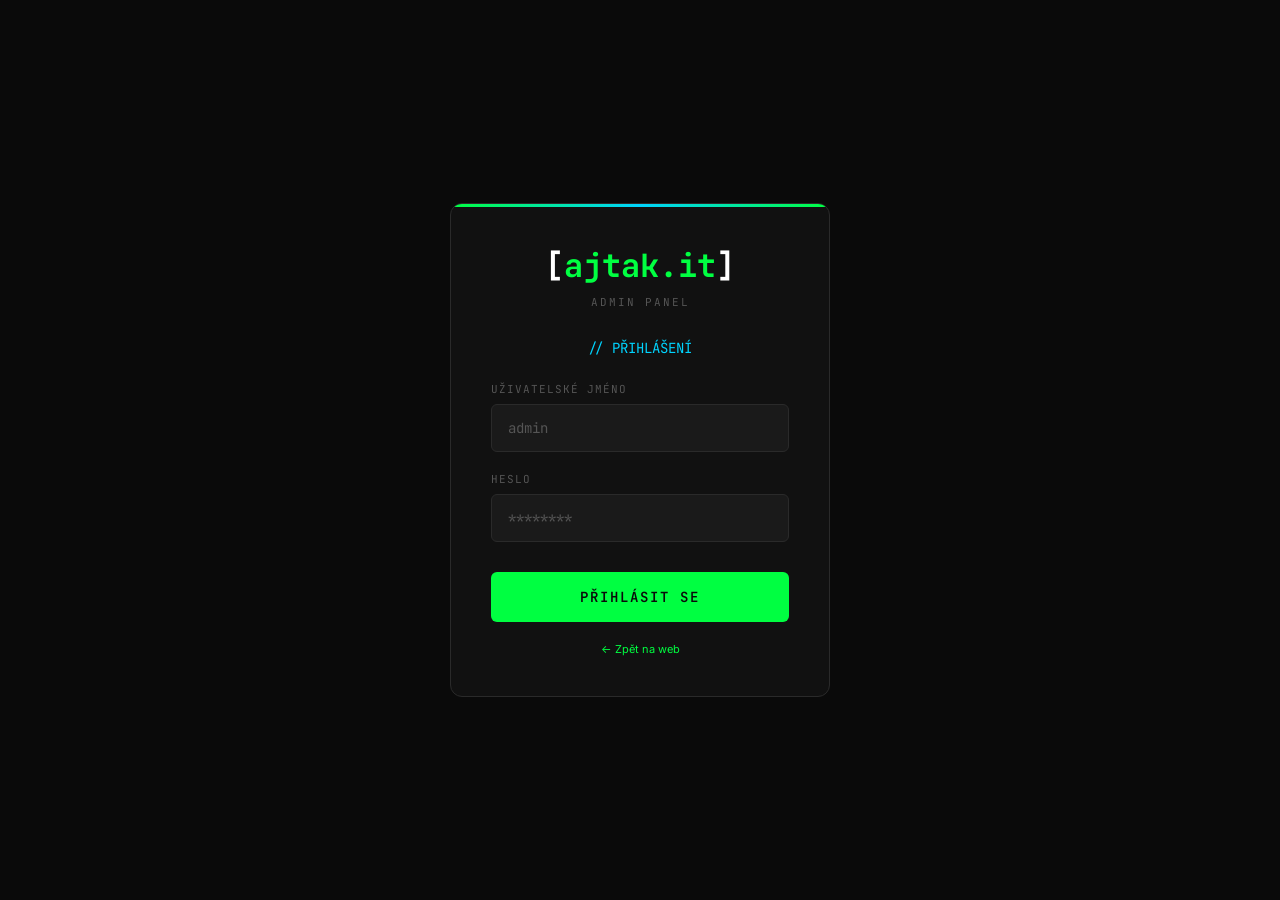
<file: admin/index.html>
<!DOCTYPE html>
<html lang="cs">
<head>
    <meta charset="UTF-8">
    <meta name="viewport" content="width=device-width, initial-scale=1.0">
    <title>Admin Panel - ajtak.it</title>
    <link rel="preconnect" href="https://fonts.googleapis.com">
    <link rel="preconnect" href="https://fonts.gstatic.com" crossorigin>
    <link href="https://fonts.googleapis.com/css2?family=JetBrains+Mono:wght@300;400;500;600;700&family=Inter:wght@300;400;500;600;700&display=swap" rel="stylesheet">
    <link rel="icon" type="image/svg+xml" href="../favicon.svg">
    <style>
        :root {
            --matrix-green: #00ff41;
            --matrix-green-dark: #00cc33;
            --matrix-green-glow: rgba(0, 255, 65, 0.3);
            --cyan: #00d4ff;
            --purple: #9945ff;
            --orange: #ff9500;
            --bg-dark: #0a0a0a;
            --bg-card: #111111;
            --bg-input: #1a1a1a;
            --text-primary: #ffffff;
            --text-secondary: #888888;
            --text-muted: #555555;
            --border-color: #2a2a2a;
            --danger: #ff4444;
            --success: #00ff41;
        }
        
        * {
            margin: 0;
            padding: 0;
            box-sizing: border-box;
        }
        
        body {
            font-family: 'Inter', -apple-system, BlinkMacSystemFont, sans-serif;
            background: var(--bg-dark);
            color: var(--text-primary);
            min-height: 100vh;
            overflow-x: hidden;
        }
        
        /* Login Screen */
        .login-screen {
            position: fixed;
            top: 0;
            left: 0;
            width: 100%;
            height: 100%;
            background: var(--bg-dark);
            display: flex;
            align-items: center;
            justify-content: center;
            z-index: 10000;
            transition: opacity 0.5s, visibility 0.5s;
        }
        
        .login-screen.hidden {
            opacity: 0;
            visibility: hidden;
            pointer-events: none;
        }
        
        .login-container {
            width: 100%;
            max-width: 420px;
            padding: 20px;
        }
        
        .login-box {
            background: var(--bg-card);
            border: 1px solid var(--border-color);
            border-radius: 12px;
            padding: 40px;
            position: relative;
            overflow: hidden;
        }
        
        .login-box::before {
            content: '';
            position: absolute;
            top: 0;
            left: 0;
            right: 0;
            height: 3px;
            background: linear-gradient(90deg, var(--matrix-green), var(--cyan), var(--matrix-green));
        }
        
        .login-logo {
            text-align: center;
            margin-bottom: 30px;
        }
        
        .login-logo-text {
            font-family: 'JetBrains Mono', monospace;
            font-size: 32px;
            font-weight: 700;
            color: var(--text-primary);
        }
        
        .login-logo-text span {
            color: var(--matrix-green);
        }
        
        .login-subtitle {
            font-family: 'JetBrains Mono', monospace;
            font-size: 11px;
            color: var(--text-muted);
            letter-spacing: 2px;
            text-transform: uppercase;
            margin-top: 8px;
        }
        
        .login-title {
            font-family: 'JetBrains Mono', monospace;
            font-size: 14px;
            color: var(--cyan);
            margin-bottom: 25px;
            text-align: center;
        }
        
        .login-form {
            display: flex;
            flex-direction: column;
            gap: 20px;
        }
        
        .form-group {
            display: flex;
            flex-direction: column;
            gap: 8px;
        }
        
        .form-label {
            font-family: 'JetBrains Mono', monospace;
            font-size: 11px;
            color: var(--text-muted);
            text-transform: uppercase;
            letter-spacing: 1px;
        }
        
        .form-input {
            background: var(--bg-input);
            border: 1px solid var(--border-color);
            border-radius: 6px;
            padding: 14px 16px;
            color: var(--text-primary);
            font-family: 'JetBrains Mono', monospace;
            font-size: 14px;
            transition: all 0.2s;
        }
        
        .form-input:focus {
            outline: none;
            border-color: var(--matrix-green);
            box-shadow: 0 0 0 3px var(--matrix-green-glow);
        }
        
        .form-input::placeholder {
            color: var(--text-muted);
        }
        
        .login-btn {
            background: var(--matrix-green);
            color: var(--bg-dark);
            border: none;
            padding: 16px 24px;
            font-family: 'JetBrains Mono', monospace;
            font-size: 14px;
            font-weight: 600;
            text-transform: uppercase;
            letter-spacing: 2px;
            border-radius: 6px;
            cursor: pointer;
            transition: all 0.2s;
            margin-top: 10px;
        }
        
        .login-btn:hover {
            background: var(--matrix-green-dark);
            box-shadow: 0 0 30px var(--matrix-green-glow);
        }
        
        .login-error {
            background: rgba(255, 68, 68, 0.1);
            border: 1px solid var(--danger);
            color: var(--danger);
            padding: 12px;
            border-radius: 6px;
            font-size: 12px;
            text-align: center;
            display: none;
        }
        
        .login-error.show {
            display: block;
        }
        
        .login-hint {
            text-align: center;
            margin-top: 20px;
            font-size: 11px;
            color: var(--text-muted);
        }
        
        .login-hint a {
            color: var(--matrix-green);
            text-decoration: none;
        }
        
        /* Admin Dashboard */
        .admin-wrapper {
            display: none;
            min-height: 100vh;
        }
        
        .admin-wrapper.active {
            display: block;
        }
        
        /* Sidebar */
        .sidebar {
            position: fixed;
            left: 0;
            top: 0;
            width: 260px;
            height: 100vh;
            background: var(--bg-card);
            border-right: 1px solid var(--border-color);
            display: flex;
            flex-direction: column;
            z-index: 100;
        }
        
        .sidebar-header {
            padding: 20px;
            border-bottom: 1px solid var(--border-color);
        }
        
        .sidebar-logo {
            font-family: 'JetBrains Mono', monospace;
            font-size: 24px;
            font-weight: 700;
            color: var(--text-primary);
            text-decoration: none;
            display: block;
        }
        
        .sidebar-logo span {
            color: var(--matrix-green);
        }
        
        .sidebar-badge {
            display: inline-block;
            background: var(--purple);
            color: white;
            font-size: 9px;
            padding: 3px 8px;
            border-radius: 4px;
            margin-left: 8px;
            vertical-align: middle;
        }
        
        .sidebar-nav {
            flex: 1;
            padding: 20px 0;
            overflow-y: auto;
        }
        
        .nav-section {
            margin-bottom: 25px;
        }
        
        .nav-section-title {
            font-family: 'JetBrains Mono', monospace;
            font-size: 10px;
            color: var(--text-muted);
            text-transform: uppercase;
            letter-spacing: 1px;
            padding: 0 20px;
            margin-bottom: 10px;
        }
        
        .nav-item {
            display: flex;
            align-items: center;
            gap: 12px;
            padding: 12px 20px;
            color: var(--text-secondary);
            text-decoration: none;
            font-size: 13px;
            transition: all 0.2s;
            cursor: pointer;
            border-left: 3px solid transparent;
        }
        
        .nav-item:hover {
            background: rgba(0, 255, 65, 0.05);
            color: var(--text-primary);
        }
        
        .nav-item.active {
            background: rgba(0, 255, 65, 0.1);
            color: var(--matrix-green);
            border-left-color: var(--matrix-green);
        }
        
        .nav-icon {
            font-size: 18px;
            width: 24px;
            text-align: center;
        }
        
        .sidebar-footer {
            padding: 15px 20px;
            border-top: 1px solid var(--border-color);
        }
        
        .user-info {
            display: flex;
            align-items: center;
            gap: 12px;
            margin-bottom: 12px;
        }
        
        .user-avatar {
            width: 36px;
            height: 36px;
            background: var(--matrix-green);
            border-radius: 50%;
            display: flex;
            align-items: center;
            justify-content: center;
            font-weight: 600;
            color: var(--bg-dark);
            font-size: 14px;
        }
        
        .user-name {
            font-size: 13px;
            color: var(--text-primary);
        }
        
        .user-role {
            font-size: 11px;
            color: var(--text-muted);
        }
        
        .logout-btn {
            width: 100%;
            background: transparent;
            border: 1px solid var(--danger);
            color: var(--danger);
            padding: 10px;
            font-family: 'JetBrains Mono', monospace;
            font-size: 11px;
            border-radius: 6px;
            cursor: pointer;
            transition: all 0.2s;
        }
        
        .logout-btn:hover {
            background: var(--danger);
            color: white;
        }
        
        /* Main Content */
        .main-content {
            margin-left: 260px;
            min-height: 100vh;
            padding: 30px;
        }
        
        .page-header {
            display: flex;
            justify-content: space-between;
            align-items: center;
            margin-bottom: 30px;
            flex-wrap: wrap;
            gap: 15px;
        }
        
        .page-title {
            font-family: 'JetBrains Mono', monospace;
            font-size: 24px;
            font-weight: 600;
            color: var(--matrix-green);
        }
        
        .page-subtitle {
            font-size: 13px;
            color: var(--text-secondary);
            margin-top: 5px;
        }
        
        .header-actions {
            display: flex;
            gap: 10px;
            flex-wrap: wrap;
        }
        
        .btn {
            display: inline-flex;
            align-items: center;
            gap: 8px;
            padding: 10px 18px;
            font-family: 'JetBrains Mono', monospace;
            font-size: 11px;
            font-weight: 600;
            border-radius: 6px;
            cursor: pointer;
            transition: all 0.2s;
            text-decoration: none;
            border: none;
            white-space: nowrap;
        }
        
        .btn-primary {
            background: var(--matrix-green);
            color: var(--bg-dark);
        }
        
        .btn-primary:hover {
            box-shadow: 0 0 20px var(--matrix-green-glow);
        }
        
        .btn-secondary {
            background: var(--cyan);
            color: var(--bg-dark);
        }
        
        .btn-secondary:hover {
            box-shadow: 0 0 20px rgba(0, 212, 255, 0.3);
        }
        
        .btn-orange {
            background: var(--orange);
            color: var(--bg-dark);
        }
        
        .btn-orange:hover {
            box-shadow: 0 0 20px rgba(255, 149, 0, 0.3);
        }
        
        .btn-outline {
            background: transparent;
            border: 1px solid var(--border-color);
            color: var(--text-secondary);
        }
        
        .btn-outline:hover {
            border-color: var(--matrix-green);
            color: var(--matrix-green);
        }
        
        .btn-danger {
            background: var(--danger);
            color: white;
        }
        
        /* Dashboard Cards */
        .dashboard-grid {
            display: grid;
            grid-template-columns: repeat(4, 1fr);
            gap: 20px;
            margin-bottom: 30px;
        }
        
        .stat-card {
            background: var(--bg-card);
            border: 1px solid var(--border-color);
            border-radius: 10px;
            padding: 20px;
            transition: all 0.3s;
        }
        
        .stat-card:hover {
            border-color: var(--matrix-green);
            box-shadow: 0 0 20px rgba(0, 255, 65, 0.1);
        }
        
        .stat-icon {
            font-size: 28px;
            margin-bottom: 12px;
        }
        
        .stat-value {
            font-family: 'JetBrains Mono', monospace;
            font-size: 28px;
            font-weight: 700;
            color: var(--matrix-green);
        }
        
        .stat-label {
            font-size: 12px;
            color: var(--text-muted);
            margin-top: 5px;
        }
        
        /* Document Cards */
        .documents-section {
            margin-bottom: 30px;
        }
        
        .section-title {
            font-family: 'JetBrains Mono', monospace;
            font-size: 16px;
            color: var(--text-primary);
            margin-bottom: 20px;
            display: flex;
            align-items: center;
            gap: 10px;
        }
        
        .section-title::before {
            content: '//';
            color: var(--text-muted);
        }
        
        .documents-grid {
            display: grid;
            grid-template-columns: repeat(2, 1fr);
            gap: 20px;
        }
        
        .doc-card {
            background: var(--bg-card);
            border: 1px solid var(--border-color);
            border-radius: 10px;
            padding: 25px;
            cursor: pointer;
            transition: all 0.3s;
            position: relative;
            overflow: hidden;
        }
        
        .doc-card::before {
            content: '';
            position: absolute;
            top: 0;
            left: 0;
            width: 4px;
            height: 100%;
            background: var(--card-accent, var(--matrix-green));
        }
        
        .doc-card:hover {
            border-color: var(--card-accent, var(--matrix-green));
            transform: translateY(-3px);
            box-shadow: 0 10px 30px rgba(0, 0, 0, 0.3);
        }
        
        .doc-card.servisni { --card-accent: #00ff41; }
        .doc-card.faktura { --card-accent: #00ff41; }
        .doc-card.predavaci { --card-accent: #00d4ff; }
        .doc-card.nabidka { --card-accent: #9945ff; }
        
        .doc-card-header {
            display: flex;
            justify-content: space-between;
            align-items: flex-start;
            margin-bottom: 15px;
        }
        
        .doc-icon {
            font-size: 36px;
        }
        
        .doc-badge {
            font-size: 9px;
            padding: 4px 10px;
            border-radius: 4px;
            font-weight: 600;
            text-transform: uppercase;
            background: rgba(0, 255, 65, 0.1);
            color: var(--matrix-green);
        }
        
        .doc-card.predavaci .doc-badge {
            background: rgba(0, 212, 255, 0.1);
            color: var(--cyan);
        }
        
        .doc-card.nabidka .doc-badge {
            background: rgba(153, 69, 255, 0.1);
            color: var(--purple);
        }
        
        .doc-title {
            font-family: 'JetBrains Mono', monospace;
            font-size: 18px;
            font-weight: 600;
            color: var(--text-primary);
            margin-bottom: 8px;
        }
        
        .doc-desc {
            font-size: 13px;
            color: var(--text-secondary);
            line-height: 1.6;
            margin-bottom: 15px;
        }
        
        .doc-features {
            display: flex;
            flex-wrap: wrap;
            gap: 8px;
        }
        
        .doc-feature {
            font-size: 10px;
            padding: 4px 10px;
            background: var(--bg-input);
            border-radius: 4px;
            color: var(--text-muted);
        }
        
        /* Content Pages */
        .content-page {
            display: none;
        }
        
        .content-page.active {
            display: block;
        }
        
        /* Document Editor */
        .doc-editor {
            background: var(--bg-card);
            border: 1px solid var(--border-color);
            border-radius: 10px;
            overflow: hidden;
        }
        
        .doc-editor-header {
            display: flex;
            justify-content: space-between;
            align-items: center;
            padding: 15px 20px;
            background: var(--bg-input);
            border-bottom: 1px solid var(--border-color);
            flex-wrap: wrap;
            gap: 10px;
        }
        
        .doc-editor-title {
            font-family: 'JetBrains Mono', monospace;
            font-size: 14px;
            color: var(--text-primary);
            display: flex;
            align-items: center;
            gap: 10px;
        }
        
        .doc-editor-title .status-dot {
            width: 8px;
            height: 8px;
            background: var(--success);
            border-radius: 50%;
            animation: pulse 2s infinite;
        }
        
        @keyframes pulse {
            0%, 100% { opacity: 1; }
            50% { opacity: 0.5; }
        }
        
        .doc-editor-actions {
            display: flex;
            gap: 8px;
            flex-wrap: wrap;
        }
        
        .doc-editor-frame {
            width: 100%;
            height: calc(100vh - 220px);
            min-height: 600px;
            border: none;
            background: white;
        }
        
        /* Activity List */
        .activity-list {
            background: var(--bg-card);
            border: 1px solid var(--border-color);
            border-radius: 10px;
            overflow: hidden;
        }
        
        .activity-item {
            display: flex;
            align-items: center;
            gap: 15px;
            padding: 15px 20px;
            border-bottom: 1px solid var(--border-color);
            transition: background 0.2s;
            cursor: pointer;
        }
        
        .activity-item:last-child {
            border-bottom: none;
        }
        
        .activity-item:hover {
            background: rgba(0, 255, 65, 0.03);
        }
        
        .activity-icon {
            width: 40px;
            height: 40px;
            background: var(--bg-input);
            border-radius: 8px;
            display: flex;
            align-items: center;
            justify-content: center;
            font-size: 18px;
        }
        
        .activity-content {
            flex: 1;
        }
        
        .activity-title {
            font-size: 13px;
            color: var(--text-primary);
            margin-bottom: 3px;
        }
        
        .activity-time {
            font-size: 11px;
            color: var(--text-muted);
        }
        
        /* Toast Notifications */
        .toast-container {
            position: fixed;
            bottom: 20px;
            right: 20px;
            z-index: 10000;
            display: flex;
            flex-direction: column;
            gap: 10px;
        }
        
        .toast {
            background: var(--bg-card);
            border: 1px solid var(--border-color);
            border-radius: 8px;
            padding: 15px 20px;
            display: flex;
            align-items: center;
            gap: 12px;
            min-width: 300px;
            box-shadow: 0 10px 30px rgba(0, 0, 0, 0.3);
            animation: slideIn 0.3s ease;
        }
        
        @keyframes slideIn {
            from { transform: translateX(100%); opacity: 0; }
            to { transform: translateX(0); opacity: 1; }
        }
        
        .toast.success {
            border-color: var(--success);
        }
        
        .toast.error {
            border-color: var(--danger);
        }
        
        .toast-icon {
            font-size: 20px;
        }
        
        .toast-message {
            flex: 1;
            font-size: 13px;
            color: var(--text-primary);
        }
        
        .toast-close {
            background: none;
            border: none;
            color: var(--text-muted);
            cursor: pointer;
            font-size: 18px;
        }
        
        /* Email Modal */
        .modal-overlay {
            position: fixed;
            top: 0;
            left: 0;
            width: 100%;
            height: 100%;
            background: rgba(0, 0, 0, 0.8);
            display: flex;
            align-items: center;
            justify-content: center;
            z-index: 10000;
            opacity: 0;
            visibility: hidden;
            transition: all 0.3s;
        }
        
        .modal-overlay.active {
            opacity: 1;
            visibility: visible;
        }
        
        .modal {
            background: var(--bg-card);
            border: 1px solid var(--border-color);
            border-radius: 12px;
            width: 100%;
            max-width: 500px;
            margin: 20px;
            overflow: hidden;
        }
        
        .modal-header {
            padding: 20px;
            border-bottom: 1px solid var(--border-color);
            display: flex;
            justify-content: space-between;
            align-items: center;
        }
        
        .modal-title {
            font-family: 'JetBrains Mono', monospace;
            font-size: 16px;
            color: var(--matrix-green);
        }
        
        .modal-close {
            background: none;
            border: none;
            color: var(--text-muted);
            font-size: 24px;
            cursor: pointer;
        }
        
        .modal-body {
            padding: 20px;
        }
        
        .modal-footer {
            padding: 15px 20px;
            border-top: 1px solid var(--border-color);
            display: flex;
            justify-content: flex-end;
            gap: 10px;
        }
        
        /* Customer Cards */
        .customers-grid {
            display: grid;
            grid-template-columns: repeat(auto-fill, minmax(350px, 1fr));
            gap: 20px;
        }
        
        .customer-card {
            background: var(--bg-card);
            border: 1px solid var(--border-color);
            border-radius: 10px;
            padding: 20px;
            cursor: pointer;
            transition: all 0.3s;
        }
        
        .customer-card:hover {
            border-color: var(--matrix-green);
            transform: translateY(-2px);
            box-shadow: 0 10px 30px rgba(0, 0, 0, 0.3);
        }
        
        .customer-card-header {
            display: flex;
            align-items: center;
            gap: 15px;
            margin-bottom: 15px;
        }
        
        .customer-avatar {
            width: 48px;
            height: 48px;
            background: var(--matrix-green);
            border-radius: 50%;
            display: flex;
            align-items: center;
            justify-content: center;
            font-weight: 700;
            font-size: 16px;
            color: var(--bg-dark);
            flex-shrink: 0;
        }
        
        .customer-info {
            flex: 1;
        }
        
        .customer-name {
            font-size: 15px;
            font-weight: 600;
            color: var(--text-primary);
            margin-bottom: 3px;
        }
        
        .customer-type {
            font-size: 11px;
            color: var(--text-muted);
            text-transform: uppercase;
            letter-spacing: 0.5px;
        }
        
        .customer-status {
            padding: 4px 10px;
            border-radius: 4px;
            font-size: 10px;
            font-weight: 600;
            background: rgba(255, 255, 255, 0.1);
            color: var(--text-muted);
        }
        
        .customer-status.active {
            background: rgba(0, 255, 65, 0.1);
            color: var(--matrix-green);
        }
        
        .customer-details {
            margin-bottom: 15px;
            padding-bottom: 15px;
            border-bottom: 1px solid var(--border-color);
        }
        
        .customer-detail-row {
            display: flex;
            align-items: center;
            gap: 8px;
            font-size: 12px;
            color: var(--text-secondary);
            margin-bottom: 6px;
        }
        
        .customer-detail-row:last-child {
            margin-bottom: 0;
        }
        
        .detail-icon {
            font-size: 14px;
            width: 20px;
            text-align: center;
        }
        
        .customer-stats {
            display: flex;
            gap: 20px;
        }
        
        .customer-stat {
            display: flex;
            flex-direction: column;
        }
        
        .customer-stat .stat-number {
            font-family: 'JetBrains Mono', monospace;
            font-size: 14px;
            font-weight: 600;
            color: var(--matrix-green);
        }
        
        .customer-stat .stat-label {
            font-size: 10px;
            color: var(--text-muted);
        }
        
        /* Order status in customer detail */
        .order-status {
            padding: 3px 8px;
            border-radius: 3px;
            font-size: 10px;
            font-weight: 600;
        }
        
        .order-status.success {
            background: rgba(0, 255, 65, 0.1);
            color: var(--matrix-green);
        }
        
        .order-status.warning {
            background: rgba(255, 149, 0, 0.1);
            color: var(--orange);
        }
        
        .order-status.pending {
            background: rgba(153, 69, 255, 0.1);
            color: var(--purple);
        }
        
        /* Customer detail table */
        #customerDetailContent table tr {
            border: 1px solid var(--border-color);
        }
        
        #customerDetailContent table td {
            padding: 10px;
            background: var(--bg-input);
            color: var(--text-secondary);
        }
        
        #customerDetailContent table tr:hover td {
            background: rgba(0, 255, 65, 0.03);
        }
        
        /* Mobile */
        .mobile-toggle {
            display: none;
            position: fixed;
            top: 15px;
            left: 15px;
            z-index: 200;
            background: var(--bg-card);
            border: 1px solid var(--border-color);
            padding: 10px;
            border-radius: 6px;
            cursor: pointer;
            color: var(--text-primary);
        }
        
        @media (max-width: 1200px) {
            .dashboard-grid {
                grid-template-columns: repeat(2, 1fr);
            }
        }
        
        @media (max-width: 1024px) {
            .documents-grid {
                grid-template-columns: 1fr;
            }
        }
        
        @media (max-width: 768px) {
            .sidebar {
                transform: translateX(-100%);
                transition: transform 0.3s;
            }
            
            .sidebar.active {
                transform: translateX(0);
            }
            
            .main-content {
                margin-left: 0;
                padding: 20px;
                padding-top: 70px;
            }
            
            .mobile-toggle {
                display: flex;
                align-items: center;
                justify-content: center;
            }
            
            .dashboard-grid {
                grid-template-columns: 1fr 1fr;
            }
            
            .header-actions {
                width: 100%;
                justify-content: flex-start;
            }
            
            .doc-editor-frame {
                height: calc(100vh - 280px);
            }
        }
        
        @media (max-width: 480px) {
            .dashboard-grid {
                grid-template-columns: 1fr;
            }
            
            .btn {
                padding: 8px 12px;
                font-size: 10px;
            }
        }
    </style>
</head>
<body>
    <!-- Login Screen -->
    <div class="login-screen" id="loginScreen">
        <div class="login-container">
            <div class="login-box">
                <div class="login-logo">
                    <div class="login-logo-text">[<span>ajtak.it</span>]</div>
                    <div class="login-subtitle">Admin Panel</div>
                </div>
                
                <div class="login-title">// PŘIHLÁŠENÍ</div>
                
                <form class="login-form" id="loginForm">
                    <div class="login-error" id="loginError">
                        Neplatné přihlašovací údaje
                    </div>
                    
                    <div class="form-group">
                        <label class="form-label">Uživatelské jméno</label>
                        <input type="text" class="form-input" id="username" placeholder="admin" autocomplete="username">
                    </div>
                    
                    <div class="form-group">
                        <label class="form-label">Heslo</label>
                        <input type="password" class="form-input" id="password" placeholder="********" autocomplete="current-password">
                    </div>
                    
                    <button type="submit" class="login-btn">Přihlásit se</button>
                </form>
                
                <div class="login-hint">
                    <a href="../index.html">&larr; Zpět na web</a>
                </div>
            </div>
        </div>
    </div>
    
    <!-- Admin Dashboard -->
    <div class="admin-wrapper" id="adminWrapper">
        <!-- Mobile Toggle -->
        <button class="mobile-toggle" id="mobileToggle">
            <span style="font-size: 20px;">&#9776;</span>
        </button>
        
        <!-- Sidebar -->
        <aside class="sidebar" id="sidebar">
            <div class="sidebar-header">
                <a href="../index.html" class="sidebar-logo">[<span>ajtak.it</span>]</a>
                <span class="sidebar-badge">ADMIN</span>
            </div>
            
            <nav class="sidebar-nav">
                <div class="nav-section">
                    <div class="nav-section-title">Hlavní</div>
                    <a class="nav-item active" data-page="dashboard">
                        <span class="nav-icon">&#128200;</span>
                        <span>Dashboard</span>
                    </a>
                </div>
                
                <div class="nav-section">
                    <div class="nav-section-title">Nástroje</div>
                    <a class="nav-item" href="kalkulacka.html">
                        <span class="nav-icon">&#129518;</span>
                        <span>Kalkulačka</span>
                    </a>
                </div>
                
                <div class="nav-section">
                    <div class="nav-section-title">Dokumenty</div>
                    <a class="nav-item" data-page="servisni-list">
                        <span class="nav-icon">&#128295;</span>
                        <span>Servisní list</span>
                    </a>
                    <a class="nav-item" data-page="faktura">
                        <span class="nav-icon">&#128196;</span>
                        <span>Faktura</span>
                    </a>
                    <a class="nav-item" data-page="predavaci-protokol">
                        <span class="nav-icon">&#128203;</span>
                        <span>Předávací protokol</span>
                    </a>
                    <a class="nav-item" data-page="cenova-nabidka">
                        <span class="nav-icon">&#128176;</span>
                        <span>Cenová nabídka</span>
                    </a>
                </div>
                
                <div class="nav-section">
                    <div class="nav-section-title">Správa</div>
                    <a class="nav-item" data-page="zakaznici">
                        <span class="nav-icon">&#128101;</span>
                        <span>Zákazníci</span>
                    </a>
                </div>
                
                <div class="nav-section">
                    <div class="nav-section-title">Ostatní</div>
                    <a class="nav-item" href="../index.html">
                        <span class="nav-icon">&#127968;</span>
                        <span>Zpět na web</span>
                    </a>
                </div>
            </nav>
            
            <div class="sidebar-footer">
                <div class="user-info">
                    <div class="user-avatar">JJ</div>
                    <div>
                        <div class="user-name">Julius Joska</div>
                        <div class="user-role">Administrátor</div>
                    </div>
                </div>
                <button class="logout-btn" id="logoutBtn">
                    &rarr; Odhlásit se
                </button>
            </div>
        </aside>
        
        <!-- Main Content -->
        <main class="main-content">
            <!-- Dashboard Page -->
            <div class="content-page active" id="page-dashboard">
                <div class="page-header">
                    <div>
                        <h1 class="page-title">// Dashboard</h1>
                        <p class="page-subtitle">Přehled a rychlý přístup k dokumentům</p>
                    </div>
                    <div class="header-actions">
                        <a href="../index.html" class="btn btn-outline">
                            <span>&#127968;</span> Web
                        </a>
                    </div>
                </div>
                
                <div class="dashboard-grid">
                    <div class="stat-card" style="cursor: pointer;" onclick="window.location.href='kalkulacka.html'">
                        <div class="stat-icon">&#129518;</div>
                        <div class="stat-value" style="color: var(--cyan);">NOVÁ</div>
                        <div class="stat-label">Kalkulačka</div>
                    </div>
                    <div class="stat-card">
                        <div class="stat-icon">&#128196;</div>
                        <div class="stat-value">4</div>
                        <div class="stat-label">Typy dokumentů</div>
                    </div>
                    <div class="stat-card">
                        <div class="stat-icon">&#128424;</div>
                        <div class="stat-value">&infin;</div>
                        <div class="stat-label">Tisk dokumentů</div>
                    </div>
                    <div class="stat-card">
                        <div class="stat-icon">&#9989;</div>
                        <div class="stat-value">100%</div>
                        <div class="stat-label">Editovatelné</div>
                    </div>
                </div>
                
                <div class="documents-section">
                    <h2 class="section-title">Vytvořit nový dokument</h2>
                    <div class="documents-grid">
                        <div class="doc-card servisni" onclick="openDocument('servisni-list')">
                            <div class="doc-card-header">
                                <div class="doc-icon">&#128295;</div>
                                <div class="doc-badge">Servis</div>
                            </div>
                            <h3 class="doc-title">Servisní list</h3>
                            <p class="doc-desc">Přijetí zařízení do servisu, evidence závad, vyúčtování a záruční podmínky.</p>
                            <div class="doc-features">
                                <span class="doc-feature">Fotodokumentace</span>
                                <span class="doc-feature">Checklisty</span>
                                <span class="doc-feature">Podpisy</span>
                            </div>
                        </div>
                        
                        <div class="doc-card faktura" onclick="openDocument('faktura')">
                            <div class="doc-card-header">
                                <div class="doc-icon">&#128196;</div>
                                <div class="doc-badge">Finance</div>
                            </div>
                            <h3 class="doc-title">Faktura</h3>
                            <p class="doc-desc">Daňový doklad s automatickým výpočtem DPH, QR platbou a stavem úhrady.</p>
                            <div class="doc-features">
                                <span class="doc-feature">Auto-výpočet</span>
                                <span class="doc-feature">QR platba</span>
                                <span class="doc-feature">DPH</span>
                            </div>
                        </div>
                        
                        <div class="doc-card predavaci" onclick="openDocument('predavaci-protokol')">
                            <div class="doc-card-header">
                                <div class="doc-icon">&#128203;</div>
                                <div class="doc-badge">Předání</div>
                            </div>
                            <h3 class="doc-title">Předávací protokol</h3>
                            <p class="doc-desc">Protokol o předání zařízení ze servisu, potvrzení stavu a záruka.</p>
                            <div class="doc-features">
                                <span class="doc-feature">Stav opravy</span>
                                <span class="doc-feature">Checklist</span>
                                <span class="doc-feature">Záruka</span>
                            </div>
                        </div>
                        
                        <div class="doc-card nabidka" onclick="openDocument('cenova-nabidka')">
                            <div class="doc-card-header">
                                <div class="doc-icon">&#128176;</div>
                                <div class="doc-badge">Nabídka</div>
                            </div>
                            <h3 class="doc-title">Cenová nabídka</h3>
                            <p class="doc-desc">Profesionální cenová nabídka s variantami balíčků a detailní kalkulací.</p>
                            <div class="doc-features">
                                <span class="doc-feature">Balíčky</span>
                                <span class="doc-feature">Kalkulace</span>
                                <span class="doc-feature">Platnost</span>
                            </div>
                        </div>
                    </div>
                </div>
                
                <div class="documents-section">
                    <h2 class="section-title">Rychlé akce</h2>
                    <div class="activity-list">
                        <div class="activity-item" onclick="window.location.href='kalkulacka.html'" style="background: rgba(0, 212, 255, 0.05); border-left: 3px solid var(--cyan);">
                            <div class="activity-icon" style="background: var(--cyan); color: var(--bg-dark);">&#129518;</div>
                            <div class="activity-content">
                                <div class="activity-title" style="color: var(--cyan);">Otevřít kalkulačku</div>
                                <div class="activity-time">Sestavit cenovou kalkulaci s ceníkem</div>
                            </div>
                        </div>
                        <div class="activity-item" onclick="openDocument('servisni-list')">
                            <div class="activity-icon">&#128295;</div>
                            <div class="activity-content">
                                <div class="activity-title">Nový servisní list</div>
                                <div class="activity-time">Vyplnit a vytisknout</div>
                            </div>
                        </div>
                        <div class="activity-item" onclick="openDocument('faktura')">
                            <div class="activity-icon">&#128196;</div>
                            <div class="activity-content">
                                <div class="activity-title">Nová faktura</div>
                                <div class="activity-time">Vytvořit daňový doklad</div>
                            </div>
                        </div>
                        <div class="activity-item" onclick="openDocument('cenova-nabidka')">
                            <div class="activity-icon">&#128176;</div>
                            <div class="activity-content">
                                <div class="activity-title">Nová cenová nabídka</div>
                                <div class="activity-time">Připravit nabídku pro klienta</div>
                            </div>
                        </div>
                    </div>
                </div>
            </div>
            
            <!-- Servisni List Page -->
            <div class="content-page" id="page-servisni-list">
                <div class="page-header">
                    <div>
                        <h1 class="page-title">// Servisní list</h1>
                        <p class="page-subtitle">Vytvořit nový servisní list</p>
                    </div>
                    <div class="header-actions">
                        <button class="btn btn-outline" onclick="goToDashboard()">
                            &larr; Zpět
                        </button>
                        <button class="btn btn-outline" onclick="reloadFrame('servisni-list')">
                            &#8635; Nový
                        </button>
                        <button class="btn btn-orange" onclick="openEmailModal('servisni-list')">
                            &#9993; Email
                        </button>
                        <button class="btn btn-primary" onclick="printDocument('servisni-list')">
                            &#128424; Tisk
                        </button>
                    </div>
                </div>
                
                <div class="doc-editor">
                    <div class="doc-editor-header">
                        <span class="doc-editor-title">
                            <span class="status-dot"></span>
                            servisni_list.html
                        </span>
                        <div class="doc-editor-actions">
                            <span style="font-size: 11px; color: var(--text-muted);">Editujte přímo v dokumentu</span>
                        </div>
                    </div>
                    <iframe class="doc-editor-frame" id="frame-servisni-list" src="../SERVISNI_LIST_VZOR.html"></iframe>
                </div>
            </div>
            
            <!-- Faktura Page -->
            <div class="content-page" id="page-faktura">
                <div class="page-header">
                    <div>
                        <h1 class="page-title">// Faktura</h1>
                        <p class="page-subtitle">Vytvořit novou fakturu</p>
                    </div>
                    <div class="header-actions">
                        <button class="btn btn-outline" onclick="goToDashboard()">
                            &larr; Zpět
                        </button>
                        <button class="btn btn-outline" onclick="reloadFrame('faktura')">
                            &#8635; Nová
                        </button>
                        <button class="btn btn-orange" onclick="openEmailModal('faktura')">
                            &#9993; Email
                        </button>
                        <button class="btn btn-primary" onclick="printDocument('faktura')">
                            &#128424; Tisk
                        </button>
                    </div>
                </div>
                
                <div class="doc-editor">
                    <div class="doc-editor-header">
                        <span class="doc-editor-title">
                            <span class="status-dot"></span>
                            faktura.html
                        </span>
                        <div class="doc-editor-actions">
                            <span style="font-size: 11px; color: var(--text-muted);">Automatický výpočet DPH</span>
                        </div>
                    </div>
                    <iframe class="doc-editor-frame" id="frame-faktura" src="../FAKTURA_VZOR.html"></iframe>
                </div>
            </div>
            
            <!-- Predavaci Protokol Page -->
            <div class="content-page" id="page-predavaci-protokol">
                <div class="page-header">
                    <div>
                        <h1 class="page-title">// Předávací protokol</h1>
                        <p class="page-subtitle">Vytvořit nový předávací protokol</p>
                    </div>
                    <div class="header-actions">
                        <button class="btn btn-outline" onclick="goToDashboard()">
                            &larr; Zpět
                        </button>
                        <button class="btn btn-outline" onclick="reloadFrame('predavaci-protokol')">
                            &#8635; Nový
                        </button>
                        <button class="btn btn-orange" onclick="openEmailModal('predavaci-protokol')">
                            &#9993; Email
                        </button>
                        <button class="btn btn-primary" onclick="printDocument('predavaci-protokol')">
                            &#128424; Tisk
                        </button>
                    </div>
                </div>
                
                <div class="doc-editor">
                    <div class="doc-editor-header">
                        <span class="doc-editor-title">
                            <span class="status-dot"></span>
                            predavaci_protokol.html
                        </span>
                        <div class="doc-editor-actions">
                            <span style="font-size: 11px; color: var(--text-muted);">Editujte přímo v dokumentu</span>
                        </div>
                    </div>
                    <iframe class="doc-editor-frame" id="frame-predavaci-protokol" src="../PREDAVACI_PROTOKOL_VZOR.html"></iframe>
                </div>
            </div>
            
            <!-- Cenova Nabidka Page -->
            <div class="content-page" id="page-cenova-nabidka">
                <div class="page-header">
                    <div>
                        <h1 class="page-title">// Cenová nabídka</h1>
                        <p class="page-subtitle">Vytvořit novou cenovou nabídku</p>
                    </div>
                    <div class="header-actions">
                        <button class="btn btn-outline" onclick="goToDashboard()">
                            &larr; Zpět
                        </button>
                        <button class="btn btn-outline" onclick="reloadFrame('cenova-nabidka')">
                            &#8635; Nová
                        </button>
                        <button class="btn btn-orange" onclick="openEmailModal('cenova-nabidka')">
                            &#9993; Email
                        </button>
                        <button class="btn btn-primary" onclick="printDocument('cenova-nabidka')">
                            &#128424; Tisk
                        </button>
                    </div>
                </div>
                
                <div class="doc-editor">
                    <div class="doc-editor-header">
                        <span class="doc-editor-title">
                            <span class="status-dot"></span>
                            cenova_nabidka.html
                        </span>
                        <div class="doc-editor-actions">
                            <span style="font-size: 11px; color: var(--text-muted);">Automatický výpočet kalkulace</span>
                        </div>
                    </div>
                    <iframe class="doc-editor-frame" id="frame-cenova-nabidka" src="../CENOVA_NABIDKA_VZOR.html"></iframe>
                </div>
            </div>
            
            <!-- Zakaznici Page -->
            <div class="content-page" id="page-zakaznici">
                <div class="page-header">
                    <div>
                        <h1 class="page-title">// Zákazníci</h1>
                        <p class="page-subtitle">Správa zákazníků a jejich historie</p>
                    </div>
                    <div class="header-actions">
                        <button class="btn btn-outline" onclick="goToDashboard()">
                            &larr; Zpět
                        </button>
                        <button class="btn btn-primary" onclick="openNewCustomerModal()">
                            + Nový zákazník
                        </button>
                    </div>
                </div>
                
                <!-- Customer Search -->
                <div class="customer-search-box" style="background: var(--bg-card); border: 1px solid var(--border-color); border-radius: 10px; padding: 20px; margin-bottom: 25px;">
                    <div style="display: flex; gap: 15px; flex-wrap: wrap; align-items: flex-end;">
                        <div style="flex: 1; min-width: 200px;">
                            <label style="font-family: 'JetBrains Mono', monospace; font-size: 10px; color: var(--text-muted); text-transform: uppercase; letter-spacing: 1px; display: block; margin-bottom: 6px;">Vyhledat zákazníka</label>
                            <input type="text" id="customerSearch" class="form-input" placeholder="Jméno, e-mail, IČ nebo telefon..." style="width: 100%;" oninput="filterCustomers()">
                        </div>
                        <div>
                            <label style="font-family: 'JetBrains Mono', monospace; font-size: 10px; color: var(--text-muted); text-transform: uppercase; letter-spacing: 1px; display: block; margin-bottom: 6px;">Typ</label>
                            <select id="customerTypeFilter" class="form-input" style="min-width: 150px;" onchange="filterCustomers()">
                                <option value="">Všechny</option>
                                <option value="spotrebitel">Spotřebitel</option>
                                <option value="osvc">OSVČ</option>
                                <option value="firma">Firma</option>
                            </select>
                        </div>
                    </div>
                </div>
                
                <!-- Customers List -->
                <div class="customers-grid" id="customersGrid">
                    <!-- Demo customers - will be replaced with dynamic data -->
                    <div class="customer-card" onclick="openCustomerDetail('1')">
                        <div class="customer-card-header">
                            <div class="customer-avatar">JN</div>
                            <div class="customer-info">
                                <div class="customer-name">Jan Novák</div>
                                <div class="customer-type">Spotřebitel</div>
                            </div>
                            <div class="customer-status active">Aktivní</div>
                        </div>
                        <div class="customer-details">
                            <div class="customer-detail-row">
                                <span class="detail-icon">&#128222;</span>
                                <span>+420 777 123 456</span>
                            </div>
                            <div class="customer-detail-row">
                                <span class="detail-icon">&#128231;</span>
                                <span>jan.novak@email.cz</span>
                            </div>
                        </div>
                        <div class="customer-stats">
                            <div class="customer-stat">
                                <span class="stat-number">3</span>
                                <span class="stat-label">Zakázky</span>
                            </div>
                            <div class="customer-stat">
                                <span class="stat-number">12 450 Kč</span>
                                <span class="stat-label">Celkem</span>
                            </div>
                            <div class="customer-stat">
                                <span class="stat-number">15.11.2024</span>
                                <span class="stat-label">Poslední</span>
                            </div>
                        </div>
                    </div>
                    
                    <div class="customer-card" onclick="openCustomerDetail('2')">
                        <div class="customer-card-header">
                            <div class="customer-avatar" style="background: var(--cyan);">TS</div>
                            <div class="customer-info">
                                <div class="customer-name">TechStart s.r.o.</div>
                                <div class="customer-type">Firma</div>
                            </div>
                            <div class="customer-status active">Aktivní</div>
                        </div>
                        <div class="customer-details">
                            <div class="customer-detail-row">
                                <span class="detail-icon">&#128222;</span>
                                <span>+420 222 333 444</span>
                            </div>
                            <div class="customer-detail-row">
                                <span class="detail-icon">&#128231;</span>
                                <span>info@techstart.cz</span>
                            </div>
                            <div class="customer-detail-row">
                                <span class="detail-icon">&#127970;</span>
                                <span>IČ: 12345678</span>
                            </div>
                        </div>
                        <div class="customer-stats">
                            <div class="customer-stat">
                                <span class="stat-number">8</span>
                                <span class="stat-label">Zakázky</span>
                            </div>
                            <div class="customer-stat">
                                <span class="stat-number">45 890 Kč</span>
                                <span class="stat-label">Celkem</span>
                            </div>
                            <div class="customer-stat">
                                <span class="stat-number">28.11.2024</span>
                                <span class="stat-label">Poslední</span>
                            </div>
                        </div>
                    </div>
                    
                    <div class="customer-card" onclick="openCustomerDetail('3')">
                        <div class="customer-card-header">
                            <div class="customer-avatar" style="background: var(--purple);">PK</div>
                            <div class="customer-info">
                                <div class="customer-name">Petr Kučera</div>
                                <div class="customer-type">OSVČ</div>
                            </div>
                            <div class="customer-status">Neaktivní</div>
                        </div>
                        <div class="customer-details">
                            <div class="customer-detail-row">
                                <span class="detail-icon">&#128222;</span>
                                <span>+420 605 111 222</span>
                            </div>
                            <div class="customer-detail-row">
                                <span class="detail-icon">&#128231;</span>
                                <span>petr.kucera@osvc.cz</span>
                            </div>
                            <div class="customer-detail-row">
                                <span class="detail-icon">&#127970;</span>
                                <span>IČ: 87654321</span>
                            </div>
                        </div>
                        <div class="customer-stats">
                            <div class="customer-stat">
                                <span class="stat-number">1</span>
                                <span class="stat-label">Zakázky</span>
                            </div>
                            <div class="customer-stat">
                                <span class="stat-number">2 500 Kč</span>
                                <span class="stat-label">Celkem</span>
                            </div>
                            <div class="customer-stat">
                                <span class="stat-number">03.08.2024</span>
                                <span class="stat-label">Poslední</span>
                            </div>
                        </div>
                    </div>
                </div>
            </div>
        </main>
    </div>
    
    <!-- Email Modal -->
    <div class="modal-overlay" id="emailModal">
        <div class="modal">
            <div class="modal-header">
                <h3 class="modal-title">&#9993; Odeslat e-mailem</h3>
                <button class="modal-close" onclick="closeEmailModal()">&times;</button>
            </div>
            <div class="modal-body">
                <div class="form-group">
                    <label class="form-label">E-mail příjemce</label>
                    <input type="email" class="form-input" id="emailTo" placeholder="zakaznik@email.cz">
                </div>
                <div class="form-group">
                    <label class="form-label">Předmět</label>
                    <input type="text" class="form-input" id="emailSubject" placeholder="Dokument od ajtak.it">
                </div>
                <div class="form-group">
                    <label class="form-label">Zpráva</label>
                    <textarea class="form-input" id="emailMessage" rows="4" placeholder="Dobrý den, v příloze zasílám..."></textarea>
                </div>
                <p style="font-size: 11px; color: var(--text-muted); margin-top: 10px;">
                    * Dokument bude odeslán jako PDF příloha (vyžaduje backend)
                </p>
            </div>
            <div class="modal-footer">
                <button class="btn btn-outline" onclick="closeEmailModal()">Zrušit</button>
                <button class="btn btn-orange" onclick="sendEmail()">Odeslat</button>
            </div>
        </div>
    </div>
    
    <!-- Customer Detail Modal -->
    <div class="modal-overlay" id="customerDetailModal">
        <div class="modal" style="max-width: 800px;">
            <div class="modal-header">
                <h3 class="modal-title">&#128101; Detail zákazníka</h3>
                <button class="modal-close" onclick="closeCustomerDetailModal()">&times;</button>
            </div>
            <div class="modal-body" id="customerDetailContent">
                <!-- Content filled by JS -->
            </div>
            <div class="modal-footer">
                <button class="btn btn-outline" onclick="closeCustomerDetailModal()">Zavřít</button>
                <button class="btn btn-secondary" onclick="createDocumentForCustomer()">Nový dokument</button>
            </div>
        </div>
    </div>
    
    <!-- New Customer Modal -->
    <div class="modal-overlay" id="newCustomerModal">
        <div class="modal" style="max-width: 600px;">
            <div class="modal-header">
                <h3 class="modal-title">+ Nový zákazník</h3>
                <button class="modal-close" onclick="closeNewCustomerModal()">&times;</button>
            </div>
            <div class="modal-body">
                <form id="newCustomerForm">
                    <div style="display: grid; grid-template-columns: 1fr 1fr; gap: 15px;">
                        <div class="form-group" style="grid-column: span 2;">
                            <label class="form-label">Jméno / Název firmy *</label>
                            <input type="text" class="form-input" id="newCustName" required>
                        </div>
                        <div class="form-group">
                            <label class="form-label">Typ zákazníka</label>
                            <select class="form-input" id="newCustType">
                                <option value="spotrebitel">Spotřebitel</option>
                                <option value="osvc">OSVČ</option>
                                <option value="firma">Firma</option>
                            </select>
                        </div>
                        <div class="form-group">
                            <label class="form-label">Telefon</label>
                            <input type="tel" class="form-input" id="newCustPhone" placeholder="+420 xxx xxx xxx">
                        </div>
                        <div class="form-group" style="grid-column: span 2;">
                            <label class="form-label">E-mail</label>
                            <input type="email" class="form-input" id="newCustEmail" placeholder="email@domena.cz">
                        </div>
                        <div class="form-group" style="grid-column: span 2;">
                            <label class="form-label">Adresa</label>
                            <input type="text" class="form-input" id="newCustAddress" placeholder="Ulice 123, PSČ Město">
                        </div>
                        <div class="form-group">
                            <label class="form-label">IČ</label>
                            <input type="text" class="form-input" id="newCustIco" placeholder="12345678">
                        </div>
                        <div class="form-group">
                            <label class="form-label">DIČ</label>
                            <input type="text" class="form-input" id="newCustDic" placeholder="CZ12345678">
                        </div>
                        <div class="form-group" style="grid-column: span 2;">
                            <label class="form-label">Poznámky</label>
                            <textarea class="form-input" id="newCustNotes" rows="2" placeholder="Interní poznámky..."></textarea>
                        </div>
                    </div>
                </form>
            </div>
            <div class="modal-footer">
                <button class="btn btn-outline" onclick="closeNewCustomerModal()">Zrušit</button>
                <button class="btn btn-primary" onclick="saveNewCustomer()">Uložit zákazníka</button>
            </div>
        </div>
    </div>
    
    <!-- Toast Container -->
    <div class="toast-container" id="toastContainer"></div>
    
    <script>
        // Configuration
        const CONFIG = {
            username: 'admin',
            password: 'ajtak2024',
            sessionKey: 'ajtak_admin_session'
        };
        
        // Current document for email
        let currentEmailDoc = '';
        
        // DOM Elements
        const loginScreen = document.getElementById('loginScreen');
        const adminWrapper = document.getElementById('adminWrapper');
        const loginForm = document.getElementById('loginForm');
        const loginError = document.getElementById('loginError');
        const logoutBtn = document.getElementById('logoutBtn');
        const mobileToggle = document.getElementById('mobileToggle');
        const sidebar = document.getElementById('sidebar');
        const emailModal = document.getElementById('emailModal');
        
        // Check if already logged in
        function checkAuth() {
            const session = localStorage.getItem(CONFIG.sessionKey);
            if (session === 'authenticated') {
                showAdmin();
            }
        }
        
        // Show admin panel
        function showAdmin() {
            loginScreen.classList.add('hidden');
            adminWrapper.classList.add('active');
        }
        
        // Show login screen
        function showLogin() {
            loginScreen.classList.remove('hidden');
            adminWrapper.classList.remove('active');
        }
        
        // Login handler
        loginForm.addEventListener('submit', function(e) {
            e.preventDefault();
            
            const username = document.getElementById('username').value;
            const password = document.getElementById('password').value;
            
            if (username === CONFIG.username && password === CONFIG.password) {
                localStorage.setItem(CONFIG.sessionKey, 'authenticated');
                loginError.classList.remove('show');
                showAdmin();
                showToast('Úspěšné přihlášení!', 'success');
            } else {
                loginError.classList.add('show');
                document.getElementById('password').value = '';
            }
        });
        
        // Logout handler
        logoutBtn.addEventListener('click', function() {
            localStorage.removeItem(CONFIG.sessionKey);
            showLogin();
            showToast('Odhlášení úspěšné', 'success');
        });
        
        // Navigation
        document.querySelectorAll('.nav-item[data-page]').forEach(item => {
            item.addEventListener('click', function() {
                const page = this.dataset.page;
                openDocument(page);
            });
        });
        
        function openDocument(page) {
            // Update nav items
            document.querySelectorAll('.nav-item').forEach(item => {
                item.classList.remove('active');
                if (item.dataset.page === page) {
                    item.classList.add('active');
                }
            });
            
            // Update content pages
            document.querySelectorAll('.content-page').forEach(p => {
                p.classList.remove('active');
            });
            
            const targetPage = document.getElementById('page-' + page);
            if (targetPage) {
                targetPage.classList.add('active');
            }
            
            // Close mobile sidebar
            sidebar.classList.remove('active');
        }
        
        function goToDashboard() {
            openDocument('dashboard');
        }
        
        // Print document
        function printDocument(docType) {
            const frame = document.getElementById('frame-' + docType);
            if (frame && frame.contentWindow) {
                frame.contentWindow.print();
            }
        }
        
        // Reload frame (new document)
        function reloadFrame(docType) {
            const frame = document.getElementById('frame-' + docType);
            if (frame) {
                frame.src = frame.src;
                showToast('Nový dokument připraven', 'success');
            }
        }
        
        // Email Modal
        function openEmailModal(docType) {
            currentEmailDoc = docType;
            
            // Set default subject based on doc type
            const subjects = {
                'servisni-list': 'Servisní list — ajtak.it',
                'faktura': 'Faktura — ajtak.it',
                'predavaci-protokol': 'Předávací protokol — ajtak.it',
                'cenova-nabidka': 'Cenová nabídka — ajtak.it'
            };
            
            document.getElementById('emailSubject').value = subjects[docType] || 'Dokument od ajtak.it';
            document.getElementById('emailMessage').value = 'Dobrý den,\n\nv příloze zasílám požadovaný dokument.\n\nS pozdravem,\nJulius Joska\najtak.it';
            
            emailModal.classList.add('active');
        }
        
        function closeEmailModal() {
            emailModal.classList.remove('active');
            currentEmailDoc = '';
        }
        
        function sendEmail() {
            const to = document.getElementById('emailTo').value;
            const subject = document.getElementById('emailSubject').value;
            const message = document.getElementById('emailMessage').value;
            
            if (!to) {
                showToast('Zadejte e-mail příjemce', 'error');
                return;
            }
            
            // Create mailto link as fallback (opens email client)
            const mailtoLink = `mailto:${to}?subject=${encodeURIComponent(subject)}&body=${encodeURIComponent(message + '\n\n---\nDokument je potreba vytisknout do PDF a prilozit rucne.')}`;
            
            window.open(mailtoLink);
            
            closeEmailModal();
            showToast('E-mailový klient otevřen', 'success');
        }
        
        // Customer functions
        function openNewCustomerModal() {
            document.getElementById('newCustomerModal').classList.add('active');
        }
        
        function closeNewCustomerModal() {
            document.getElementById('newCustomerModal').classList.remove('active');
        }
        
        function saveNewCustomer() {
            const name = document.getElementById('newCustName').value;
            if (!name) {
                showToast('Zadejte jméno zákazníka', 'error');
                return;
            }
            
            // Get customer data
            const customer = {
                id: Date.now(),
                name: name,
                type: document.getElementById('newCustType').value,
                phone: document.getElementById('newCustPhone').value,
                email: document.getElementById('newCustEmail').value,
                address: document.getElementById('newCustAddress').value,
                ico: document.getElementById('newCustIco').value,
                dic: document.getElementById('newCustDic').value,
                notes: document.getElementById('newCustNotes').value,
                createdAt: new Date().toISOString(),
                orders: []
            };
            
            // Save to localStorage
            let customers = JSON.parse(localStorage.getItem('ajtak_customers') || '[]');
            customers.push(customer);
            localStorage.setItem('ajtak_customers', JSON.stringify(customers));
            
            closeNewCustomerModal();
            showToast('Zákazník uložen', 'success');
            
            // Reset form
            document.getElementById('newCustomerForm').reset();
            
            // Refresh list
            loadCustomers();
        }
        
        function loadCustomers() {
            // This would load from localStorage or backend
            // For now using demo data
        }
        
        function filterCustomers() {
            const search = document.getElementById('customerSearch').value.toLowerCase();
            const typeFilter = document.getElementById('customerTypeFilter').value;
            
            const cards = document.querySelectorAll('.customer-card');
            cards.forEach(card => {
                const name = card.querySelector('.customer-name').textContent.toLowerCase();
                const type = card.querySelector('.customer-type').textContent.toLowerCase();
                const details = card.querySelector('.customer-details').textContent.toLowerCase();
                
                const matchesSearch = name.includes(search) || details.includes(search);
                const matchesType = !typeFilter || type.includes(typeFilter.toLowerCase()) || 
                    (typeFilter === 'spotrebitel' && type.includes('spotřebitel')) ||
                    (typeFilter === 'osvc' && type.includes('osvč'));
                
                card.style.display = matchesSearch && matchesType ? 'block' : 'none';
            });
        }
        
        let selectedCustomerId = null;
        
        function openCustomerDetail(customerId) {
            selectedCustomerId = customerId;
            
            // Demo data - in real app would fetch from backend/localStorage
            const customerData = {
                '1': {
                    name: 'Jan Novák',
                    type: 'Spotřebitel',
                    phone: '+420 777 123 456',
                    email: 'jan.novak@email.cz',
                    address: 'Dlouhá 15, 110 00 Praha 1',
                    orders: [
                        { id: 'SL-202411-001', date: '15.11.2024', type: 'Servisní list', status: 'Dokončeno', total: '4 500 Kč', device: 'Notebook HP Pavilion' },
                        { id: 'SL-202409-015', date: '20.09.2024', type: 'Servisní list', status: 'Dokončeno', total: '2 950 Kč', device: 'PC desktop' },
                        { id: 'FV-202408-008', date: '05.08.2024', type: 'Faktura', status: 'Uhrazeno', total: '5 000 Kč', device: 'Síťové komponenty' }
                    ]
                },
                '2': {
                    name: 'TechStart s.r.o.',
                    type: 'Firma',
                    phone: '+420 222 333 444',
                    email: 'info@techstart.cz',
                    address: 'Václavské nám. 1, 110 00 Praha 1',
                    ico: '12345678',
                    dic: 'CZ12345678',
                    orders: [
                        { id: 'CN-202411-003', date: '28.11.2024', type: 'Cenová nabídka', status: 'Čeká na schválení', total: '45 000 Kč', device: 'IT infrastruktura' },
                        { id: 'SL-202411-012', date: '22.11.2024', type: 'Servisní list', status: 'V opravě', total: '0 Kč', device: 'Server Dell PowerEdge' },
                        { id: 'FV-202410-021', date: '15.10.2024', type: 'Faktura', status: 'Uhrazeno', total: '28 500 Kč', device: 'Síťová instalace' }
                    ]
                },
                '3': {
                    name: 'Petr Kučera',
                    type: 'OSVČ',
                    phone: '+420 605 111 222',
                    email: 'petr.kucera@osvc.cz',
                    address: 'Na Výšinách 8, 261 01 Příbram',
                    ico: '87654321',
                    orders: [
                        { id: 'SL-202408-005', date: '03.08.2024', type: 'Servisní list', status: 'Dokončeno', total: '2 500 Kč', device: 'MacBook Pro 2019' }
                    ]
                }
            };
            
            const customer = customerData[customerId];
            if (!customer) return;
            
            let ordersHtml = '';
            customer.orders.forEach(order => {
                const statusClass = order.status === 'Dokončeno' || order.status === 'Uhrazeno' ? 'success' : 
                                   order.status === 'V opravě' ? 'warning' : 'pending';
                ordersHtml += `
                    <tr>
                        <td style="font-family: 'JetBrains Mono', monospace; color: var(--matrix-green);">${order.id}</td>
                        <td>${order.date}</td>
                        <td>${order.type}</td>
                        <td>${order.device}</td>
                        <td><span class="order-status ${statusClass}">${order.status}</span></td>
                        <td style="font-family: 'JetBrains Mono', monospace; text-align: right;">${order.total}</td>
                    </tr>
                `;
            });
            
            document.getElementById('customerDetailContent').innerHTML = `
                <div style="display: grid; grid-template-columns: 1fr 1fr; gap: 20px; margin-bottom: 25px;">
                    <div style="background: var(--bg-input); padding: 15px; border-radius: 8px;">
                        <h4 style="font-family: 'JetBrains Mono', monospace; font-size: 11px; color: var(--matrix-green); margin-bottom: 12px;">KONTAKTNÍ ÚDAJE</h4>
                        <p style="font-size: 16px; font-weight: 600; margin-bottom: 10px;">${customer.name}</p>
                        <p style="font-size: 12px; color: var(--text-secondary); margin-bottom: 5px;">&#128222; ${customer.phone}</p>
                        <p style="font-size: 12px; color: var(--text-secondary); margin-bottom: 5px;">&#128231; ${customer.email}</p>
                        <p style="font-size: 12px; color: var(--text-secondary);">&#128205; ${customer.address}</p>
                    </div>
                    <div style="background: var(--bg-input); padding: 15px; border-radius: 8px;">
                        <h4 style="font-family: 'JetBrains Mono', monospace; font-size: 11px; color: var(--cyan); margin-bottom: 12px;">FAKTURAČNÍ ÚDAJE</h4>
                        <p style="font-size: 12px; color: var(--text-secondary); margin-bottom: 5px;">Typ: <strong>${customer.type}</strong></p>
                        ${customer.ico ? `<p style="font-size: 12px; color: var(--text-secondary); margin-bottom: 5px;">IČ: <strong>${customer.ico}</strong></p>` : ''}
                        ${customer.dic ? `<p style="font-size: 12px; color: var(--text-secondary);">DIČ: <strong>${customer.dic}</strong></p>` : ''}
                    </div>
                </div>
                
                <h4 style="font-family: 'JetBrains Mono', monospace; font-size: 13px; color: var(--text-primary); margin-bottom: 15px;">// Historie zakázek</h4>
                <div style="overflow-x: auto;">
                    <table style="width: 100%; border-collapse: collapse; font-size: 12px;">
                        <thead>
                            <tr style="background: var(--bg-card); border: 1px solid var(--border-color);">
                                <th style="padding: 10px; text-align: left; font-size: 10px; color: var(--text-muted); text-transform: uppercase;">Číslo</th>
                                <th style="padding: 10px; text-align: left; font-size: 10px; color: var(--text-muted); text-transform: uppercase;">Datum</th>
                                <th style="padding: 10px; text-align: left; font-size: 10px; color: var(--text-muted); text-transform: uppercase;">Typ</th>
                                <th style="padding: 10px; text-align: left; font-size: 10px; color: var(--text-muted); text-transform: uppercase;">Zařízení</th>
                                <th style="padding: 10px; text-align: left; font-size: 10px; color: var(--text-muted); text-transform: uppercase;">Stav</th>
                                <th style="padding: 10px; text-align: right; font-size: 10px; color: var(--text-muted); text-transform: uppercase;">Částka</th>
                            </tr>
                        </thead>
                        <tbody>
                            ${ordersHtml}
                        </tbody>
                    </table>
                </div>
            `;
            
            document.getElementById('customerDetailModal').classList.add('active');
        }
        
        function closeCustomerDetailModal() {
            document.getElementById('customerDetailModal').classList.remove('active');
            selectedCustomerId = null;
        }
        
        function createDocumentForCustomer() {
            closeCustomerDetailModal();
            openDocument('servisni-list');
            showToast('Vytvořte dokument pro zákazníka', 'success');
        }
        
        // Toast notifications
        function showToast(message, type = 'success') {
            const container = document.getElementById('toastContainer');
            const toast = document.createElement('div');
            toast.className = `toast ${type}`;
            toast.innerHTML = `
                <span class="toast-icon">${type === 'success' ? '&#9989;' : '&#9888;'}</span>
                <span class="toast-message">${message}</span>
                <button class="toast-close" onclick="this.parentElement.remove()">&times;</button>
            `;
            
            container.appendChild(toast);
            
            // Auto remove after 4 seconds
            setTimeout(() => {
                if (toast.parentElement) {
                    toast.remove();
                }
            }, 4000);
        }
        
        // Mobile toggle
        mobileToggle.addEventListener('click', function() {
            sidebar.classList.toggle('active');
        });
        
        // Close sidebar when clicking outside
        document.addEventListener('click', function(e) {
            if (window.innerWidth <= 768) {
                if (!sidebar.contains(e.target) && !mobileToggle.contains(e.target)) {
                    sidebar.classList.remove('active');
                }
            }
        });
        
        // Close modal on overlay click
        emailModal.addEventListener('click', function(e) {
            if (e.target === emailModal) {
                closeEmailModal();
            }
        });
        
        // Keyboard shortcuts
        document.addEventListener('keydown', function(e) {
            // ESC to close modal
            if (e.key === 'Escape') {
                closeEmailModal();
            }
        });
        
        // Check URL parameters for import
        function checkUrlParams() {
            const params = new URLSearchParams(window.location.search);
            const doc = params.get('doc');
            const importData = params.get('import');
            
            if (doc && importData === 'true') {
                // Wait for authentication
                setTimeout(() => {
                    if (localStorage.getItem(CONFIG.sessionKey) === 'authenticated') {
                        openDocument(doc);
                        
                        // Wait for iframe to load
                        setTimeout(() => {
                            importDataToDocument(doc);
                        }, 1000);
                    }
                }, 500);
            }
        }
        
        // Import data from kalkulacka to document
        function importDataToDocument(docType) {
            const exportData = localStorage.getItem('ajtak_export_data');
            if (!exportData) return;
            
            const data = JSON.parse(exportData);
            const frame = document.getElementById('frame-' + docType);
            
            if (!frame || !frame.contentWindow || !frame.contentDocument) {
                showToast('Nelze importovat data do dokumentu', 'error');
                return;
            }
            
            const doc = frame.contentDocument;
            
            try {
                // Import customer data
                if (data.customer) {
                    const customerFields = {
                        'custName': ['zakaznik-jmeno', 'zakaznik_jmeno', 'odberatel-nazev'],
                        'custEmail': ['zakaznik-email', 'zakaznik_email', 'odberatel-email'],
                        'custPhone': ['zakaznik-telefon', 'zakaznik_telefon', 'odberatel-telefon'],
                        'custIco': ['zakaznik-ico', 'zakaznik_ico', 'odberatel-ico'],
                        'custDic': ['zakaznik-dic', 'zakaznik_dic', 'odberatel-dic'],
                        'custAddress': ['zakaznik-adresa', 'zakaznik_adresa', 'odberatel-adresa']
                    };
                    
                    // Try to fill editable fields
                    Object.keys(data.customer).forEach(key => {
                        const value = data.customer[key];
                        if (value) {
                            // Find editable elements with contenteditable
                            const editables = doc.querySelectorAll('[contenteditable="true"]');
                            editables.forEach(el => {
                                const text = el.textContent.toLowerCase();
                                if (key === 'name' && (text.includes('jmeno') || text.includes('nazev') || text.includes('firma'))) {
                                    el.textContent = value;
                                }
                                if (key === 'email' && text.includes('email')) {
                                    el.textContent = value;
                                }
                                if (key === 'phone' && text.includes('telefon')) {
                                    el.textContent = value;
                                }
                                if (key === 'ico' && text.includes('ico')) {
                                    el.textContent = value;
                                }
                                if (key === 'dic' && text.includes('dic')) {
                                    el.textContent = value;
                                }
                                if (key === 'address' && text.includes('adresa')) {
                                    el.textContent = value;
                                }
                            });
                        }
                    });
                }
                
                // Show success message
                showToast('Data z kalkulačky importována! Upravte dokument dle potřeby.', 'success');
                
                // Clear export data
                localStorage.removeItem('ajtak_export_data');
                
                // Clean URL
                window.history.replaceState({}, document.title, 'index.html');
                
            } catch (e) {
                console.error('Import error:', e);
                showToast('Data připravena - vyplňte dokument ručně', 'success');
            }
        }
        
        // Initialize
        checkAuth();
        checkUrlParams();
    </script>
</body>
</html>
</file>
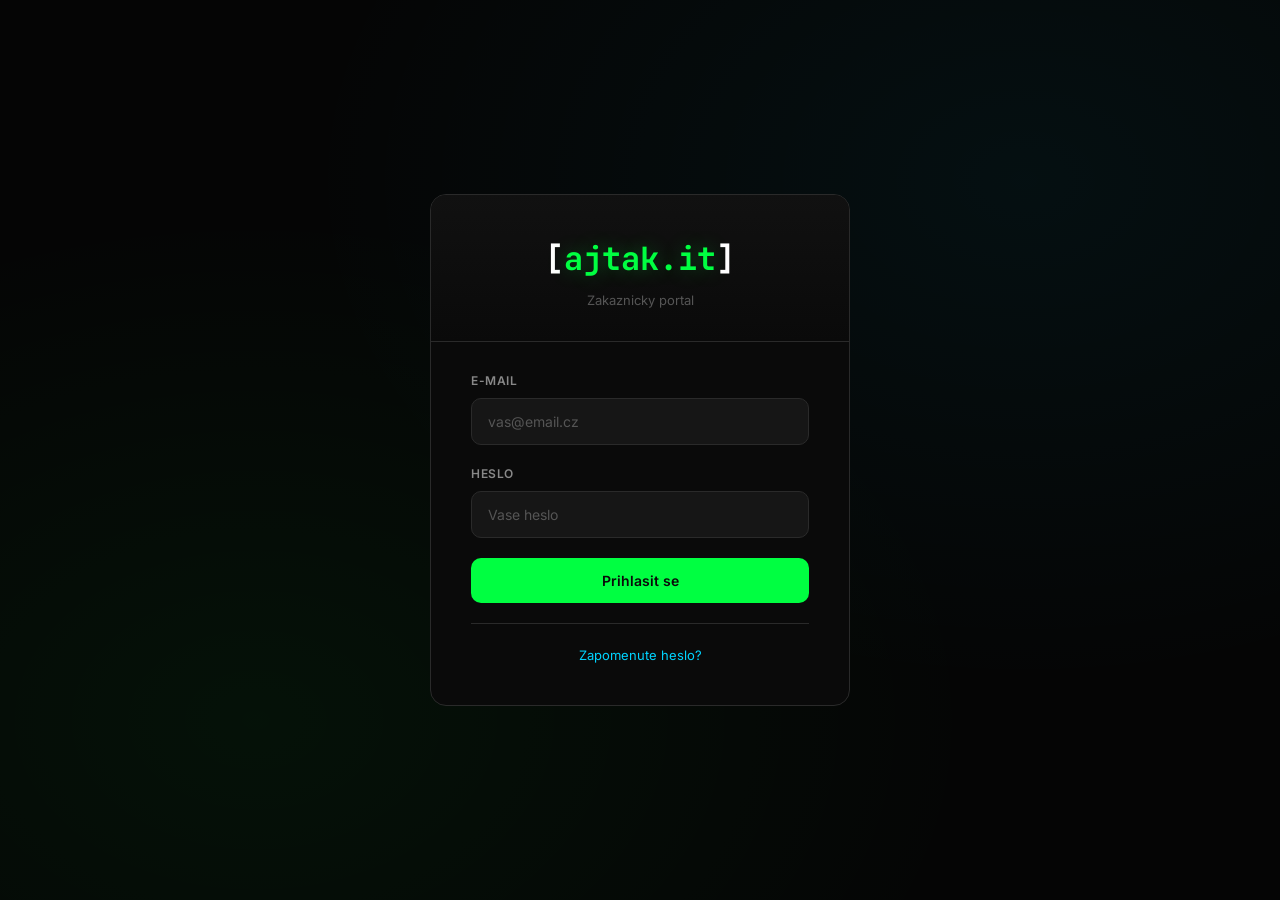
<file: portal/index.html>
<!DOCTYPE html>
<html lang="cs">
<head>
    <meta charset="UTF-8">
    <meta name="viewport" content="width=device-width, initial-scale=1.0">
    <title>Zakaznicky portal | ajtak.it</title>
    <link rel="icon" type="image/svg+xml" href="../favicon.svg">
    <link rel="preconnect" href="https://fonts.googleapis.com">
    <link rel="preconnect" href="https://fonts.gstatic.com" crossorigin>
    <link href="https://fonts.googleapis.com/css2?family=JetBrains+Mono:wght@300;400;500;600;700&family=Inter:wght@300;400;500;600;700&display=swap" rel="stylesheet">
    <style>
        :root {
            --matrix-green: #00ff41;
            --matrix-green-dark: #00cc33;
            --matrix-green-glow: rgba(0, 255, 65, 0.3);
            --matrix-green-subtle: rgba(0, 255, 65, 0.1);
            --cyan: #00d4ff;
            --orange: #ff9500;
            --red: #ff3b30;
            --purple: #af52de;
            --bg-dark: #0a0a0a;
            --bg-darker: #050505;
            --bg-card: #111111;
            --bg-card-hover: #1a1a1a;
            --bg-input: #161616;
            --text-primary: #ffffff;
            --text-secondary: #888888;
            --text-muted: #555555;
            --border-color: #2a2a2a;
        }
        
        * {
            margin: 0;
            padding: 0;
            box-sizing: border-box;
        }
        
        body {
            font-family: 'Inter', -apple-system, BlinkMacSystemFont, sans-serif;
            font-size: 14px;
            line-height: 1.5;
            color: var(--text-primary);
            background: var(--bg-darker);
            min-height: 100vh;
        }
        
        /* ==================== LOGIN PAGE ==================== */
        .login-container {
            min-height: 100vh;
            display: flex;
            align-items: center;
            justify-content: center;
            padding: 20px;
            background: 
                radial-gradient(ellipse at 20% 80%, rgba(0, 255, 65, 0.05) 0%, transparent 50%),
                radial-gradient(ellipse at 80% 20%, rgba(0, 212, 255, 0.05) 0%, transparent 50%),
                var(--bg-darker);
        }
        
        .login-card {
            width: 100%;
            max-width: 420px;
            background: var(--bg-dark);
            border: 1px solid var(--border-color);
            border-radius: 16px;
            overflow: hidden;
        }
        
        .login-header {
            padding: 40px 40px 30px;
            text-align: center;
            border-bottom: 1px solid var(--border-color);
            background: linear-gradient(180deg, var(--bg-card) 0%, var(--bg-dark) 100%);
        }
        
        .login-logo {
            font-family: 'JetBrains Mono', monospace;
            font-size: 32px;
            font-weight: 700;
            color: var(--text-primary);
            margin-bottom: 8px;
        }
        
        .login-logo span {
            color: var(--matrix-green);
            text-shadow: 0 0 20px var(--matrix-green-glow);
        }
        
        .login-subtitle {
            font-size: 13px;
            color: var(--text-muted);
        }
        
        .login-body {
            padding: 30px 40px 40px;
        }
        
        .form-group {
            margin-bottom: 20px;
        }
        
        .form-label {
            display: block;
            font-size: 12px;
            font-weight: 600;
            color: var(--text-secondary);
            margin-bottom: 8px;
            text-transform: uppercase;
            letter-spacing: 0.5px;
        }
        
        .form-input {
            width: 100%;
            padding: 14px 16px;
            background: var(--bg-input);
            border: 1px solid var(--border-color);
            border-radius: 10px;
            color: var(--text-primary);
            font-size: 14px;
            font-family: inherit;
            transition: all 0.2s;
        }
        
        .form-input:focus {
            outline: none;
            border-color: var(--matrix-green);
            box-shadow: 0 0 0 3px var(--matrix-green-subtle);
        }
        
        .form-input::placeholder {
            color: var(--text-muted);
        }
        
        .btn {
            width: 100%;
            padding: 14px 20px;
            background: var(--matrix-green);
            color: var(--bg-dark);
            border: none;
            border-radius: 10px;
            font-size: 14px;
            font-weight: 600;
            cursor: pointer;
            transition: all 0.2s;
            font-family: inherit;
        }
        
        .btn:hover {
            background: var(--matrix-green-dark);
            box-shadow: 0 0 30px var(--matrix-green-glow);
            transform: translateY(-1px);
        }
        
        .login-footer {
            text-align: center;
            margin-top: 20px;
            padding-top: 20px;
            border-top: 1px solid var(--border-color);
        }
        
        .login-footer a {
            color: var(--cyan);
            text-decoration: none;
            font-size: 13px;
        }
        
        .login-footer a:hover {
            text-decoration: underline;
        }
        
        .error-message {
            background: rgba(255, 59, 48, 0.1);
            border: 1px solid var(--red);
            color: var(--red);
            padding: 12px 16px;
            border-radius: 8px;
            font-size: 13px;
            margin-bottom: 20px;
            display: none;
        }
        
        .error-message.show {
            display: block;
        }
        
        /* ==================== PORTAL DASHBOARD ==================== */
        .portal-container {
            display: none;
            min-height: 100vh;
        }
        
        .portal-container.show {
            display: block;
        }
        
        .portal-header {
            background: var(--bg-dark);
            border-bottom: 1px solid var(--border-color);
            padding: 16px 24px;
            display: flex;
            align-items: center;
            justify-content: space-between;
            position: sticky;
            top: 0;
            z-index: 100;
        }
        
        .portal-logo {
            font-family: 'JetBrains Mono', monospace;
            font-size: 20px;
            font-weight: 700;
            color: var(--text-primary);
        }
        
        .portal-logo span {
            color: var(--matrix-green);
        }
        
        .portal-user {
            display: flex;
            align-items: center;
            gap: 12px;
        }
        
        .user-avatar {
            width: 36px;
            height: 36px;
            background: linear-gradient(135deg, var(--matrix-green), var(--cyan));
            border-radius: 50%;
            display: flex;
            align-items: center;
            justify-content: center;
            font-weight: 600;
            font-size: 14px;
            color: var(--bg-dark);
        }
        
        .user-name {
            font-size: 14px;
            font-weight: 500;
        }
        
        .btn-logout {
            background: var(--bg-card);
            color: var(--text-secondary);
            border: 1px solid var(--border-color);
            padding: 8px 16px;
            border-radius: 8px;
            font-size: 13px;
            cursor: pointer;
            transition: all 0.2s;
        }
        
        .btn-logout:hover {
            background: var(--red);
            color: white;
            border-color: var(--red);
        }
        
        .portal-content {
            max-width: 1200px;
            margin: 0 auto;
            padding: 30px 24px;
        }
        
        .welcome-section {
            margin-bottom: 30px;
        }
        
        .welcome-title {
            font-size: 28px;
            font-weight: 700;
            margin-bottom: 8px;
        }
        
        .welcome-text {
            color: var(--text-secondary);
        }
        
        /* Stats */
        .stats-row {
            display: grid;
            grid-template-columns: repeat(3, 1fr);
            gap: 20px;
            margin-bottom: 30px;
        }
        
        .stat-card {
            background: var(--bg-card);
            border: 1px solid var(--border-color);
            border-radius: 12px;
            padding: 24px;
            transition: all 0.3s;
        }
        
        .stat-card:hover {
            border-color: var(--matrix-green);
            transform: translateY(-2px);
        }
        
        .stat-icon {
            font-size: 28px;
            margin-bottom: 12px;
        }
        
        .stat-value {
            font-size: 32px;
            font-weight: 700;
            font-family: 'JetBrains Mono', monospace;
            color: var(--matrix-green);
        }
        
        .stat-label {
            font-size: 13px;
            color: var(--text-secondary);
            margin-top: 4px;
        }
        
        /* Cards */
        .card {
            background: var(--bg-card);
            border: 1px solid var(--border-color);
            border-radius: 12px;
            overflow: hidden;
            margin-bottom: 24px;
        }
        
        .card-header {
            display: flex;
            justify-content: space-between;
            align-items: center;
            padding: 20px 24px;
            border-bottom: 1px solid var(--border-color);
        }
        
        .card-title {
            font-size: 16px;
            font-weight: 600;
            display: flex;
            align-items: center;
            gap: 10px;
        }
        
        .card-body {
            padding: 24px;
        }
        
        .btn-new-ticket {
            background: var(--matrix-green);
            color: var(--bg-dark);
            border: none;
            padding: 10px 20px;
            border-radius: 8px;
            font-size: 13px;
            font-weight: 600;
            cursor: pointer;
            transition: all 0.2s;
            display: flex;
            align-items: center;
            gap: 8px;
        }
        
        .btn-new-ticket:hover {
            background: var(--matrix-green-dark);
            box-shadow: 0 0 20px var(--matrix-green-glow);
        }
        
        /* Ticket list */
        .ticket-list {
            list-style: none;
        }
        
        .ticket-item {
            display: flex;
            align-items: center;
            gap: 16px;
            padding: 16px 0;
            border-bottom: 1px solid var(--border-color);
            cursor: pointer;
            transition: background 0.2s;
            margin: 0 -24px;
            padding-left: 24px;
            padding-right: 24px;
        }
        
        .ticket-item:hover {
            background: var(--bg-input);
        }
        
        .ticket-item:last-child {
            border-bottom: none;
        }
        
        .ticket-id {
            font-family: 'JetBrains Mono', monospace;
            font-size: 12px;
            color: var(--cyan);
            min-width: 70px;
        }
        
        .ticket-info {
            flex: 1;
        }
        
        .ticket-subject {
            font-weight: 600;
            margin-bottom: 4px;
        }
        
        .ticket-meta {
            font-size: 12px;
            color: var(--text-muted);
        }
        
        .ticket-status {
            padding: 4px 12px;
            border-radius: 6px;
            font-size: 11px;
            font-weight: 600;
        }
        
        .ticket-status.open {
            background: rgba(255, 149, 0, 0.1);
            color: var(--orange);
        }
        
        .ticket-status.in-progress {
            background: rgba(0, 255, 65, 0.1);
            color: var(--matrix-green);
        }
        
        .ticket-status.closed {
            background: rgba(136, 136, 136, 0.1);
            color: var(--text-secondary);
        }
        
        /* Empty state */
        .empty-state {
            text-align: center;
            padding: 60px 20px;
            color: var(--text-muted);
        }
        
        .empty-state-icon {
            font-size: 48px;
            margin-bottom: 16px;
            opacity: 0.5;
        }
        
        .empty-state-text {
            font-size: 14px;
        }
        
        /* ==================== NEW TICKET MODAL ==================== */
        .modal-overlay {
            position: fixed;
            top: 0;
            left: 0;
            right: 0;
            bottom: 0;
            background: rgba(0, 0, 0, 0.8);
            backdrop-filter: blur(5px);
            display: flex;
            align-items: center;
            justify-content: center;
            z-index: 1000;
            opacity: 0;
            visibility: hidden;
            transition: all 0.3s;
        }
        
        .modal-overlay.show {
            opacity: 1;
            visibility: visible;
        }
        
        .modal {
            background: var(--bg-dark);
            border: 1px solid var(--border-color);
            border-radius: 16px;
            width: 560px;
            max-width: 95vw;
            max-height: 90vh;
            overflow: hidden;
            transform: scale(0.95) translateY(20px);
            transition: transform 0.3s;
        }
        
        .modal-overlay.show .modal {
            transform: scale(1) translateY(0);
        }
        
        .modal-header {
            display: flex;
            justify-content: space-between;
            align-items: center;
            padding: 20px 24px;
            border-bottom: 1px solid var(--border-color);
        }
        
        .modal-title {
            font-size: 18px;
            font-weight: 600;
            display: flex;
            align-items: center;
            gap: 12px;
        }
        
        .modal-close {
            width: 36px;
            height: 36px;
            background: var(--bg-card);
            border: none;
            border-radius: 8px;
            display: flex;
            align-items: center;
            justify-content: center;
            color: var(--text-secondary);
            cursor: pointer;
            font-size: 20px;
            transition: all 0.2s;
        }
        
        .modal-close:hover {
            background: var(--red);
            color: white;
        }
        
        .modal-body {
            padding: 24px;
            overflow-y: auto;
            max-height: 60vh;
        }
        
        .modal-footer {
            display: flex;
            justify-content: flex-end;
            gap: 12px;
            padding: 16px 24px;
            border-top: 1px solid var(--border-color);
            background: var(--bg-card);
        }
        
        .btn-secondary {
            background: var(--bg-input);
            color: var(--text-primary);
            border: 1px solid var(--border-color);
            padding: 12px 24px;
            border-radius: 8px;
            font-size: 14px;
            cursor: pointer;
            transition: all 0.2s;
        }
        
        .btn-secondary:hover {
            background: var(--bg-card-hover);
            border-color: var(--matrix-green);
        }
        
        .btn-primary {
            background: var(--matrix-green);
            color: var(--bg-dark);
            border: none;
            padding: 12px 24px;
            border-radius: 8px;
            font-size: 14px;
            font-weight: 600;
            cursor: pointer;
            transition: all 0.2s;
        }
        
        .btn-primary:hover {
            background: var(--matrix-green-dark);
            box-shadow: 0 0 20px var(--matrix-green-glow);
        }
        
        .form-select {
            width: 100%;
            padding: 14px 16px;
            background: var(--bg-input);
            border: 1px solid var(--border-color);
            border-radius: 10px;
            color: var(--text-primary);
            font-size: 14px;
            font-family: inherit;
            transition: all 0.2s;
            appearance: none;
            background-image: url("data:image/svg+xml,%3Csvg xmlns='http://www.w3.org/2000/svg' width='12' height='12' viewBox='0 0 12 12'%3E%3Cpath fill='%23888' d='M6 8L1 3h10z'/%3E%3C/svg%3E");
            background-repeat: no-repeat;
            background-position: right 16px center;
        }
        
        .form-select:focus {
            outline: none;
            border-color: var(--matrix-green);
            box-shadow: 0 0 0 3px var(--matrix-green-subtle);
        }
        
        .form-textarea {
            width: 100%;
            padding: 14px 16px;
            background: var(--bg-input);
            border: 1px solid var(--border-color);
            border-radius: 10px;
            color: var(--text-primary);
            font-size: 14px;
            font-family: inherit;
            transition: all 0.2s;
            resize: vertical;
            min-height: 120px;
        }
        
        .form-textarea:focus {
            outline: none;
            border-color: var(--matrix-green);
            box-shadow: 0 0 0 3px var(--matrix-green-subtle);
        }
        
        .file-upload {
            border: 2px dashed var(--border-color);
            border-radius: 10px;
            padding: 30px;
            text-align: center;
            cursor: pointer;
            transition: all 0.2s;
        }
        
        .file-upload:hover {
            border-color: var(--matrix-green);
            background: var(--matrix-green-subtle);
        }
        
        .file-upload-icon {
            font-size: 32px;
            margin-bottom: 8px;
        }
        
        .file-upload-text {
            color: var(--text-secondary);
            font-size: 13px;
        }
        
        /* ==================== TICKET DETAIL ==================== */
        .ticket-detail {
            display: none;
        }
        
        .ticket-detail.show {
            display: block;
        }
        
        .ticket-detail-header {
            display: flex;
            align-items: flex-start;
            gap: 20px;
            margin-bottom: 24px;
        }
        
        .ticket-detail-back {
            background: var(--bg-card);
            border: 1px solid var(--border-color);
            color: var(--text-secondary);
            padding: 10px 16px;
            border-radius: 8px;
            cursor: pointer;
            transition: all 0.2s;
            display: flex;
            align-items: center;
            gap: 8px;
        }
        
        .ticket-detail-back:hover {
            background: var(--bg-card-hover);
            color: var(--text-primary);
        }
        
        .ticket-detail-title {
            flex: 1;
        }
        
        .ticket-detail-title h2 {
            font-size: 24px;
            margin-bottom: 8px;
        }
        
        .ticket-detail-meta {
            display: flex;
            gap: 20px;
            font-size: 13px;
            color: var(--text-muted);
        }
        
        .chat-container {
            background: var(--bg-card);
            border: 1px solid var(--border-color);
            border-radius: 12px;
            overflow: hidden;
        }
        
        .chat-messages {
            padding: 24px;
            max-height: 400px;
            overflow-y: auto;
        }
        
        .chat-message {
            display: flex;
            gap: 12px;
            margin-bottom: 20px;
        }
        
        .chat-message.own {
            flex-direction: row-reverse;
        }
        
        .chat-message-avatar {
            width: 36px;
            height: 36px;
            border-radius: 50%;
            display: flex;
            align-items: center;
            justify-content: center;
            font-size: 14px;
            font-weight: 600;
            flex-shrink: 0;
        }
        
        .chat-message-avatar.customer {
            background: linear-gradient(135deg, var(--matrix-green), var(--cyan));
            color: var(--bg-dark);
        }
        
        .chat-message-avatar.support {
            background: linear-gradient(135deg, var(--cyan), var(--purple));
            color: white;
        }
        
        .chat-message-content {
            max-width: 70%;
        }
        
        .chat-message-header {
            display: flex;
            align-items: baseline;
            gap: 8px;
            margin-bottom: 6px;
        }
        
        .chat-message.own .chat-message-header {
            justify-content: flex-end;
        }
        
        .chat-message-author {
            font-weight: 600;
            font-size: 13px;
        }
        
        .chat-message-time {
            font-size: 11px;
            color: var(--text-muted);
        }
        
        .chat-message-bubble {
            padding: 12px 16px;
            border-radius: 12px;
            font-size: 14px;
            line-height: 1.5;
        }
        
        .chat-message:not(.own) .chat-message-bubble {
            background: var(--bg-input);
            border-radius: 4px 12px 12px 12px;
        }
        
        .chat-message.own .chat-message-bubble {
            background: var(--matrix-green-subtle);
            border-radius: 12px 4px 12px 12px;
        }
        
        .chat-input-container {
            display: flex;
            gap: 12px;
            padding: 16px 24px;
            border-top: 1px solid var(--border-color);
            background: var(--bg-input);
        }
        
        .chat-input {
            flex: 1;
            padding: 12px 16px;
            background: var(--bg-card);
            border: 1px solid var(--border-color);
            border-radius: 8px;
            color: var(--text-primary);
            font-size: 14px;
            font-family: inherit;
        }
        
        .chat-input:focus {
            outline: none;
            border-color: var(--matrix-green);
        }
        
        .chat-send {
            background: var(--matrix-green);
            color: var(--bg-dark);
            border: none;
            padding: 12px 24px;
            border-radius: 8px;
            font-weight: 600;
            cursor: pointer;
            transition: all 0.2s;
        }
        
        .chat-send:hover {
            background: var(--matrix-green-dark);
        }
        
        /* Toast */
        .toast {
            position: fixed;
            bottom: 24px;
            right: 24px;
            background: var(--bg-card);
            border: 1px solid var(--matrix-green);
            border-radius: 10px;
            padding: 14px 20px;
            display: flex;
            align-items: center;
            gap: 12px;
            box-shadow: 0 10px 40px rgba(0, 0, 0, 0.5);
            transform: translateY(100px);
            opacity: 0;
            transition: all 0.3s ease;
            z-index: 2000;
        }
        
        .toast.show {
            transform: translateY(0);
            opacity: 1;
        }
        
        .toast-icon {
            font-size: 20px;
            color: var(--matrix-green);
        }
        
        .toast-message {
            font-size: 14px;
        }
        
        /* Responsive */
        @media (max-width: 768px) {
            .stats-row {
                grid-template-columns: 1fr;
            }
            
            .portal-header {
                flex-wrap: wrap;
                gap: 12px;
            }
            
            .portal-user {
                width: 100%;
                justify-content: space-between;
            }
            
            .ticket-detail-header {
                flex-direction: column;
            }
            
            .ticket-detail-meta {
                flex-direction: column;
                gap: 8px;
            }
        }
    </style>
</head>
<body>
    <!-- LOGIN PAGE -->
    <div class="login-container" id="loginPage">
        <div class="login-card">
            <div class="login-header">
                <div class="login-logo">[<span>ajtak.it</span>]</div>
                <div class="login-subtitle">Zakaznicky portal</div>
            </div>
            <div class="login-body">
                <div class="error-message" id="loginError">
                    Nespravny e-mail nebo heslo
                </div>
                <form onsubmit="handleLogin(event)">
                    <div class="form-group">
                        <label class="form-label">E-mail</label>
                        <input type="email" class="form-input" id="loginEmail" placeholder="vas@email.cz" required>
                    </div>
                    <div class="form-group">
                        <label class="form-label">Heslo</label>
                        <input type="password" class="form-input" id="loginPassword" placeholder="Vase heslo" required>
                    </div>
                    <button type="submit" class="btn">Prihlasit se</button>
                </form>
                <div class="login-footer">
                    <a href="#">Zapomenute heslo?</a>
                </div>
            </div>
        </div>
    </div>
    
    <!-- PORTAL DASHBOARD -->
    <div class="portal-container" id="portalPage">
        <header class="portal-header">
            <div class="portal-logo">[<span>ajtak.it</span>] Portal</div>
            <div class="portal-user">
                <div class="user-avatar" id="userAvatar">JN</div>
                <span class="user-name" id="userName">Jan Novak</span>
                <button class="btn-logout" onclick="handleLogout()">Odhlasit se</button>
            </div>
        </header>
        
        <div class="portal-content">
            <!-- MAIN VIEW -->
            <div id="mainView">
                <div class="welcome-section">
                    <h1 class="welcome-title">Vitejte zpet, <span id="welcomeName">Jane</span>!</h1>
                    <p class="welcome-text">Zde najdete prehled vasich pozadavku a muze vytvorit novy tiket.</p>
                </div>
                
                <div class="stats-row">
                    <div class="stat-card">
                        <div class="stat-icon">🎫</div>
                        <div class="stat-value" id="statOpen">2</div>
                        <div class="stat-label">Otevrene tikety</div>
                    </div>
                    <div class="stat-card">
                        <div class="stat-icon">⏳</div>
                        <div class="stat-value" id="statProgress">1</div>
                        <div class="stat-label">V reseni</div>
                    </div>
                    <div class="stat-card">
                        <div class="stat-icon">✅</div>
                        <div class="stat-value" id="statClosed">5</div>
                        <div class="stat-label">Vyreseno</div>
                    </div>
                </div>
                
                <div class="card">
                    <div class="card-header">
                        <h2 class="card-title">
                            <span>🎫</span>
                            Moje tikety
                        </h2>
                        <button class="btn-new-ticket" onclick="openNewTicketModal()">
                            <span>+</span>
                            Novy pozadavek
                        </button>
                    </div>
                    <div class="card-body" id="ticketListContainer">
                        <ul class="ticket-list" id="ticketList">
                            <!-- Filled by JS -->
                        </ul>
                    </div>
                </div>
            </div>
            
            <!-- TICKET DETAIL VIEW -->
            <div class="ticket-detail" id="ticketDetailView">
                <div class="ticket-detail-header">
                    <button class="ticket-detail-back" onclick="showMainView()">
                        <span>←</span>
                        Zpet
                    </button>
                    <div class="ticket-detail-title">
                        <h2 id="ticketDetailSubject">Nazev tiketu</h2>
                        <div class="ticket-detail-meta">
                            <span id="ticketDetailId">#1001</span>
                            <span>|</span>
                            <span id="ticketDetailDate">Vytvoreno: 15.1.2024</span>
                            <span>|</span>
                            <span class="ticket-status open" id="ticketDetailStatus">Otevreny</span>
                        </div>
                    </div>
                </div>
                
                <div class="chat-container">
                    <div class="chat-messages" id="ticketChat">
                        <!-- Filled by JS -->
                    </div>
                    <div class="chat-input-container">
                        <input type="text" class="chat-input" id="chatInput" placeholder="Napiste zpravu..." onkeypress="if(event.key==='Enter')sendTicketMessage()">
                        <button class="chat-send" onclick="sendTicketMessage()">Odeslat</button>
                    </div>
                </div>
            </div>
        </div>
    </div>
    
    <!-- NEW TICKET MODAL -->
    <div class="modal-overlay" id="newTicketModal">
        <div class="modal">
            <div class="modal-header">
                <h2 class="modal-title">
                    <span>🎫</span>
                    Novy pozadavek
                </h2>
                <button class="modal-close" onclick="closeModal('newTicketModal')">&times;</button>
            </div>
            <div class="modal-body">
                <form id="newTicketForm">
                    <div class="form-group">
                        <label class="form-label">Kategorie</label>
                        <select class="form-select" id="ticketCategory" required>
                            <option value="">Vyberte kategorii...</option>
                            <option value="technical">Technicka podpora</option>
                            <option value="billing">Fakturace</option>
                            <option value="service">Servisni pozadavek</option>
                            <option value="other">Ostatni</option>
                        </select>
                    </div>
                    <div class="form-group">
                        <label class="form-label">Predmet</label>
                        <input type="text" class="form-input" id="ticketSubject" placeholder="Strucny popis problemu" required>
                    </div>
                    <div class="form-group">
                        <label class="form-label">Popis</label>
                        <textarea class="form-textarea" id="ticketDescription" placeholder="Podrobny popis vaseho pozadavku..." required></textarea>
                    </div>
                    <div class="form-group">
                        <label class="form-label">Prilohy (volitelne)</label>
                        <div class="file-upload" onclick="document.getElementById('ticketFiles').click()">
                            <div class="file-upload-icon">📎</div>
                            <div class="file-upload-text">Kliknete nebo pretahnete soubory</div>
                            <input type="file" id="ticketFiles" multiple style="display: none;">
                        </div>
                    </div>
                </form>
            </div>
            <div class="modal-footer">
                <button class="btn-secondary" onclick="closeModal('newTicketModal')">Zrusit</button>
                <button class="btn-primary" onclick="submitNewTicket()">Odeslat pozadavek</button>
            </div>
        </div>
    </div>
    
    <!-- TOAST -->
    <div class="toast" id="toast">
        <span class="toast-icon">✓</span>
        <span class="toast-message" id="toastMessage">Zprava</span>
    </div>
    
    <script>
        // ==================== DATA STORE ====================
        let currentUser = null;
        let userTickets = [];
        let currentTicketId = null;
        
        // Sample users (in real app, this would be server-side)
        const users = [
            { id: 1, email: 'jan.novak@email.cz', password: 'demo123', firstName: 'Jan', lastName: 'Novak' },
            { id: 2, email: 'demo@ajtak.it', password: 'demo', firstName: 'Demo', lastName: 'User' }
        ];
        
        // Sample tickets
        const allTickets = {
            1: [
                { 
                    id: 1001, 
                    subject: 'Nefunguje internet v kancelari', 
                    category: 'technical',
                    status: 'in-progress', 
                    created: '2024-01-15 09:30',
                    messages: [
                        { author: 'customer', name: 'Jan Novak', text: 'Dobry den, od rana nam nefunguje internet v cele kancelari. Muze nekdo prijit?', time: '09:30' },
                        { author: 'support', name: 'Podpora ajtak.it', text: 'Dobry den, dekujeme za nahlaseni. Technik je na ceste a bude u vas do 30 minut.', time: '09:45' },
                        { author: 'support', name: 'Podpora ajtak.it', text: 'Technik dorazil. Problem je s routerem, provadime diagnostiku.', time: '10:15' }
                    ]
                },
                { 
                    id: 1002, 
                    subject: 'Potrebuji fakturu za minuly mesic', 
                    category: 'billing',
                    status: 'open', 
                    created: '2024-01-14 14:20',
                    messages: [
                        { author: 'customer', name: 'Jan Novak', text: 'Dobry den, potreboval bych zaslat fakturu za prosinec 2023. Dekuji.', time: '14:20' }
                    ]
                }
            ],
            2: [
                { 
                    id: 2001, 
                    subject: 'Testovaci tiket', 
                    category: 'other',
                    status: 'closed', 
                    created: '2024-01-10 10:00',
                    messages: [
                        { author: 'customer', name: 'Demo User', text: 'Toto je testovaci tiket.', time: '10:00' },
                        { author: 'support', name: 'Podpora ajtak.it', text: 'Dekujeme za test, vse funguje spravne!', time: '10:05' }
                    ]
                }
            ]
        };
        
        // ==================== INITIALIZATION ====================
        document.addEventListener('DOMContentLoaded', function() {
            // Check if user is logged in
            const savedUser = localStorage.getItem('ajtak-portal-user');
            if (savedUser) {
                currentUser = JSON.parse(savedUser);
                showPortal();
            }
        });
        
        // ==================== AUTH ====================
        function handleLogin(event) {
            event.preventDefault();
            
            const email = document.getElementById('loginEmail').value;
            const password = document.getElementById('loginPassword').value;
            
            const user = users.find(u => u.email === email && u.password === password);
            
            if (user) {
                currentUser = user;
                localStorage.setItem('ajtak-portal-user', JSON.stringify(user));
                showPortal();
            } else {
                document.getElementById('loginError').classList.add('show');
                setTimeout(() => {
                    document.getElementById('loginError').classList.remove('show');
                }, 3000);
            }
        }
        
        function handleLogout() {
            currentUser = null;
            localStorage.removeItem('ajtak-portal-user');
            document.getElementById('portalPage').classList.remove('show');
            document.getElementById('loginPage').style.display = 'flex';
            document.getElementById('loginEmail').value = '';
            document.getElementById('loginPassword').value = '';
        }
        
        function showPortal() {
            document.getElementById('loginPage').style.display = 'none';
            document.getElementById('portalPage').classList.add('show');
            
            // Update UI with user info
            document.getElementById('userName').textContent = currentUser.firstName + ' ' + currentUser.lastName;
            document.getElementById('userAvatar').textContent = currentUser.firstName.charAt(0) + currentUser.lastName.charAt(0);
            document.getElementById('welcomeName').textContent = currentUser.firstName;
            
            // Load tickets
            userTickets = allTickets[currentUser.id] || [];
            renderTickets();
            updateStats();
        }
        
        // ==================== TICKETS ====================
        function renderTickets() {
            const container = document.getElementById('ticketList');
            
            if (userTickets.length === 0) {
                container.innerHTML = `
                    <div class="empty-state">
                        <div class="empty-state-icon">🎫</div>
                        <div class="empty-state-text">Zatim nemáte zadne tikety</div>
                    </div>
                `;
                return;
            }
            
            container.innerHTML = userTickets.map(t => `
                <li class="ticket-item" onclick="openTicketDetail(${t.id})">
                    <span class="ticket-id">#${t.id}</span>
                    <div class="ticket-info">
                        <div class="ticket-subject">${t.subject}</div>
                        <div class="ticket-meta">Vytvoreno: ${t.created}</div>
                    </div>
                    <span class="ticket-status ${t.status}">${getStatusLabel(t.status)}</span>
                </li>
            `).join('');
        }
        
        function updateStats() {
            const open = userTickets.filter(t => t.status === 'open').length;
            const progress = userTickets.filter(t => t.status === 'in-progress').length;
            const closed = userTickets.filter(t => t.status === 'closed').length;
            
            document.getElementById('statOpen').textContent = open;
            document.getElementById('statProgress').textContent = progress;
            document.getElementById('statClosed').textContent = closed;
        }
        
        function getStatusLabel(status) {
            const labels = {
                'open': 'Otevreny',
                'in-progress': 'V reseni',
                'closed': 'Uzavreny'
            };
            return labels[status] || status;
        }
        
        // ==================== NEW TICKET ====================
        function openNewTicketModal() {
            document.getElementById('newTicketModal').classList.add('show');
            document.getElementById('newTicketForm').reset();
        }
        
        function submitNewTicket() {
            const category = document.getElementById('ticketCategory').value;
            const subject = document.getElementById('ticketSubject').value;
            const description = document.getElementById('ticketDescription').value;
            
            if (!category || !subject || !description) {
                showToast('Vyplnte vsechna pole');
                return;
            }
            
            const newTicket = {
                id: Date.now(),
                subject: subject,
                category: category,
                status: 'open',
                created: new Date().toLocaleString('cs-CZ'),
                messages: [
                    {
                        author: 'customer',
                        name: currentUser.firstName + ' ' + currentUser.lastName,
                        text: description,
                        time: new Date().toLocaleTimeString('cs-CZ', { hour: '2-digit', minute: '2-digit' })
                    }
                ]
            };
            
            userTickets.unshift(newTicket);
            
            // Save to allTickets
            if (!allTickets[currentUser.id]) {
                allTickets[currentUser.id] = [];
            }
            allTickets[currentUser.id].unshift(newTicket);
            
            renderTickets();
            updateStats();
            closeModal('newTicketModal');
            showToast('Pozadavek byl odeslan');
        }
        
        // ==================== TICKET DETAIL ====================
        function openTicketDetail(ticketId) {
            currentTicketId = ticketId;
            const ticket = userTickets.find(t => t.id === ticketId);
            if (!ticket) return;
            
            document.getElementById('ticketDetailSubject').textContent = ticket.subject;
            document.getElementById('ticketDetailId').textContent = '#' + ticket.id;
            document.getElementById('ticketDetailDate').textContent = 'Vytvoreno: ' + ticket.created;
            
            const statusEl = document.getElementById('ticketDetailStatus');
            statusEl.textContent = getStatusLabel(ticket.status);
            statusEl.className = 'ticket-status ' + ticket.status;
            
            renderTicketChat(ticket);
            
            document.getElementById('mainView').style.display = 'none';
            document.getElementById('ticketDetailView').classList.add('show');
        }
        
        function showMainView() {
            document.getElementById('ticketDetailView').classList.remove('show');
            document.getElementById('mainView').style.display = 'block';
            currentTicketId = null;
        }
        
        function renderTicketChat(ticket) {
            const container = document.getElementById('ticketChat');
            container.innerHTML = ticket.messages.map(m => `
                <div class="chat-message ${m.author === 'customer' ? 'own' : ''}">
                    <div class="chat-message-avatar ${m.author}">${getInitials(m.name)}</div>
                    <div class="chat-message-content">
                        <div class="chat-message-header">
                            <span class="chat-message-author">${m.author === 'customer' ? 'Vy' : m.name}</span>
                            <span class="chat-message-time">${m.time}</span>
                        </div>
                        <div class="chat-message-bubble">${m.text}</div>
                    </div>
                </div>
            `).join('');
            
            container.scrollTop = container.scrollHeight;
        }
        
        function sendTicketMessage() {
            const input = document.getElementById('chatInput');
            const message = input.value.trim();
            if (!message || !currentTicketId) return;
            
            const ticket = userTickets.find(t => t.id === currentTicketId);
            if (!ticket) return;
            
            const newMessage = {
                author: 'customer',
                name: currentUser.firstName + ' ' + currentUser.lastName,
                text: message,
                time: new Date().toLocaleTimeString('cs-CZ', { hour: '2-digit', minute: '2-digit' })
            };
            
            ticket.messages.push(newMessage);
            renderTicketChat(ticket);
            input.value = '';
            
            showToast('Zprava odeslana');
        }
        
        function getInitials(name) {
            return name.split(' ').map(n => n.charAt(0)).join('').substring(0, 2).toUpperCase();
        }
        
        // ==================== MODAL ====================
        function closeModal(id) {
            document.getElementById(id).classList.remove('show');
        }
        
        // Close on overlay click
        document.querySelectorAll('.modal-overlay').forEach(overlay => {
            overlay.addEventListener('click', function(e) {
                if (e.target === this) {
                    this.classList.remove('show');
                }
            });
        });
        
        // ==================== TOAST ====================
        function showToast(message) {
            const toast = document.getElementById('toast');
            document.getElementById('toastMessage').textContent = message;
            toast.classList.add('show');
            setTimeout(() => toast.classList.remove('show'), 3000);
        }
        
        // ==================== KEYBOARD ====================
        document.addEventListener('keydown', function(e) {
            if (e.key === 'Escape') {
                document.querySelectorAll('.modal-overlay.show').forEach(m => m.classList.remove('show'));
            }
        });
    </script>
</body>
</html>
</file>
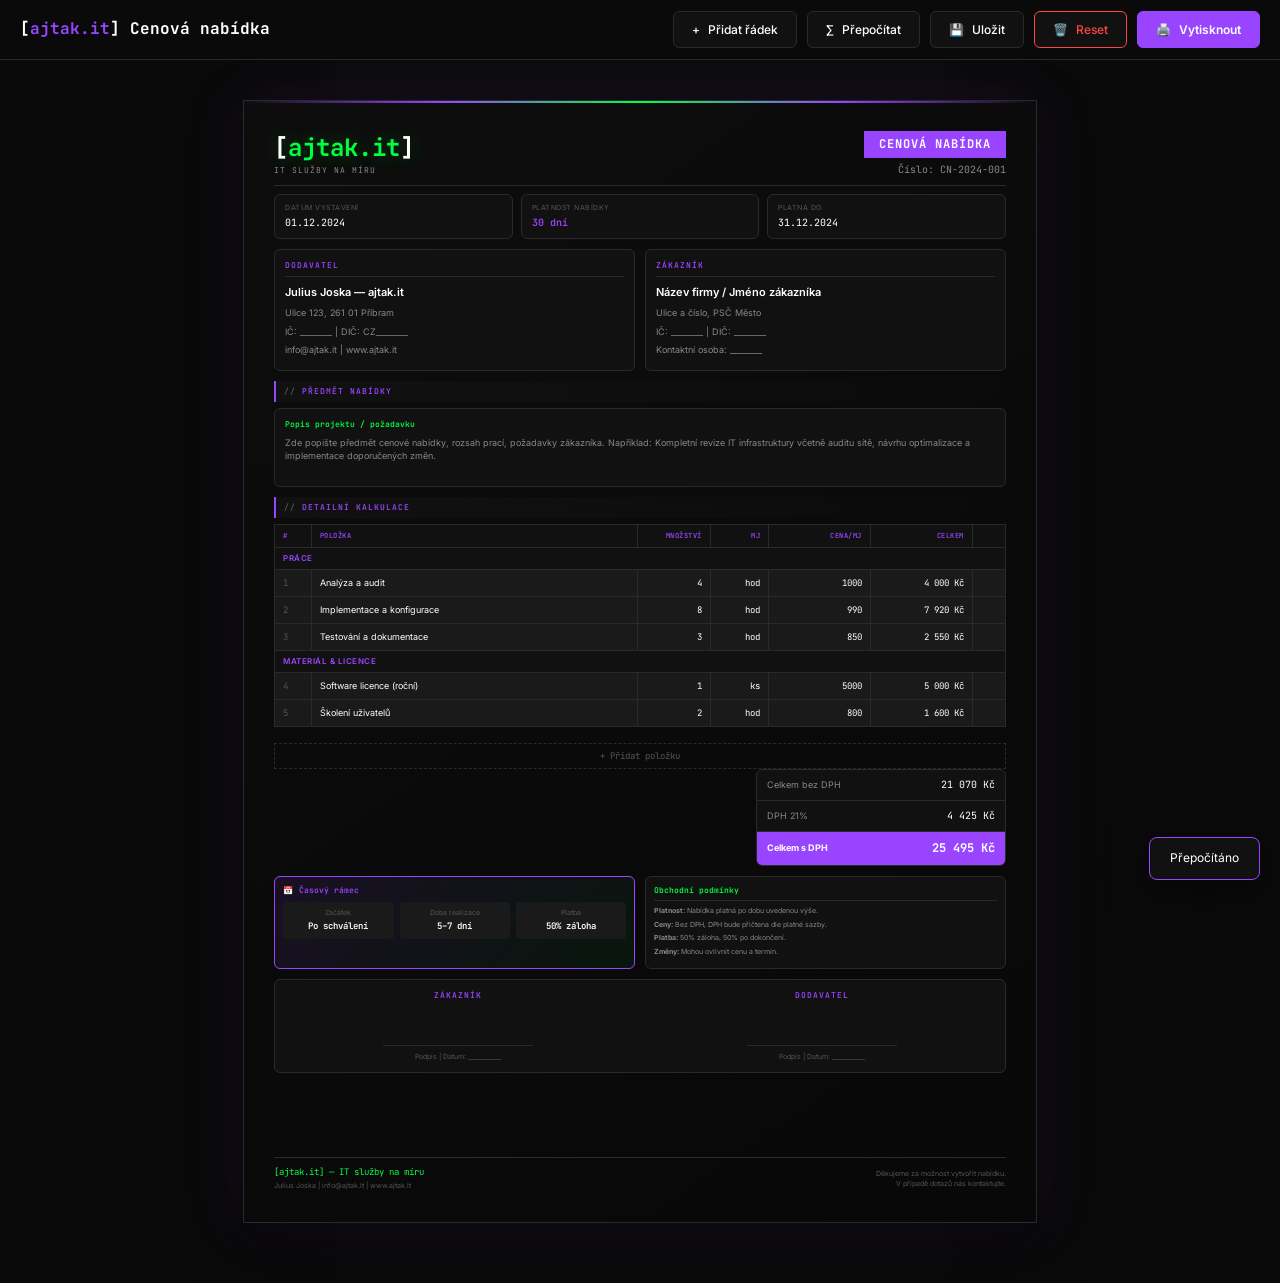
<file: CENOVA_NABIDKA_VZOR.html>
<!DOCTYPE html>
<html lang="cs">
<head>
    <meta charset="UTF-8">
    <meta name="viewport" content="width=device-width, initial-scale=1.0">
    <title>Cenová nabídka — ajtak.it</title>
    <link rel="preconnect" href="https://fonts.googleapis.com">
    <link rel="preconnect" href="https://fonts.gstatic.com" crossorigin>
    <link href="https://fonts.googleapis.com/css2?family=JetBrains+Mono:wght@300;400;500;600;700&family=Inter:wght@300;400;500;600;700&display=swap" rel="stylesheet">
    <style>
        :root {
            --matrix-green: #00ff41;
            --matrix-green-dark: #00cc33;
            --matrix-green-glow: rgba(0, 255, 65, 0.3);
            --cyan: #00d4ff;
            --purple: #9945ff;
            --bg-dark: #0a0a0a;
            --bg-card: #111111;
            --bg-input: #1a1a1a;
            --text-primary: #ffffff;
            --text-secondary: #888888;
            --text-muted: #555555;
            --border-color: #2a2a2a;
            --accent: #9945ff;
        }
        
        * {
            margin: 0;
            padding: 0;
            box-sizing: border-box;
        }
        
        body {
            font-family: 'Inter', -apple-system, BlinkMacSystemFont, sans-serif;
            font-size: 10px;
            line-height: 1.4;
            color: var(--text-primary);
            background: var(--bg-dark);
        }
        
        .page {
            width: 210mm;
            min-height: 297mm;
            padding: 8mm;
            margin: 20px auto;
            background: linear-gradient(145deg, #0d0d0d 0%, #0a0a0a 50%, #080808 100%);
            box-shadow: 0 0 60px rgba(153, 69, 255, 0.1), 0 25px 50px rgba(0, 0, 0, 0.5);
            border: 1px solid var(--border-color);
            position: relative;
            overflow: hidden;
            /* Flexbox pro dynamický layout */
            display: flex;
            flex-direction: column;
        }
        
        .page-content {
            flex: 1;
        }
        
        .page::before {
            content: '';
            position: absolute;
            top: 0;
            left: 0;
            right: 0;
            height: 2px;
            background: linear-gradient(90deg, transparent, var(--purple), var(--matrix-green), var(--purple), transparent);
        }
        
        /* ==================== PRINT STYLES ==================== */
        @media print {
            @page {
                size: A4;
                margin: 5mm;
            }
            
            * {
                -webkit-print-color-adjust: exact !important;
                print-color-adjust: exact !important;
                color-adjust: exact !important;
                box-shadow: none !important;
            }
            
            html, body { 
                margin: 0 !important;
                padding: 0 !important;
                background: #fff !important; 
                color: #000 !important;
                font-size: 9pt !important;
                width: 100% !important;
            }
            
            .page { 
                width: 100% !important;
                max-width: 100% !important;
                min-height: auto !important;
                height: auto !important;
                padding: 3mm !important;
                margin: 0 !important;
                box-shadow: none !important;
                border: none !important;
                background: #fff !important;
                display: block !important;
            }
            
            /* Kontrola page-break */
            .pricing-table tr {
                page-break-inside: avoid !important;
            }
            
            .totals-section, .validity-terms-row, .acceptance-section, .footer {
                page-break-inside: avoid !important;
            }
            
            /* Pokud je moc polozek, footer na novou stranku */
            .footer {
                margin-top: auto !important;
            }
            
            .page::before, .page::after {
                display: none !important;
            }
            
            .no-print, .toolbar { 
                display: none !important; 
            }
            
            /* Vsechna pozadi bila */
            .card, .section, .party-box, .project-box, .totals-box,
            .validity-box, .terms-box, .acceptance-section, .footer,
            .header, .quote-info, .info-box {
                background: #fff !important;
                border-color: #ccc !important;
            }
            
            /* Vsechny texty cerne */
            *, p, span, div, td, th, label, h1, h2, h3, h4, li, ul, input, textarea {
                color: #000 !important;
                text-shadow: none !important;
                background-color: transparent !important;
            }
            
            .logo span { color: #6633aa !important; }
            .logo-tagline { color: #666 !important; }
            
            .doc-type-badge {
                background: #6633aa !important;
                color: #fff !important;
                -webkit-print-color-adjust: exact !important;
            }
            
            .party-title, .section-title { color: #6633aa !important; }
            .project-title { color: #006622 !important; }
            
            .section-title {
                background: #f5f5f5 !important;
                border-left: 3px solid #6633aa !important;
            }
            
            .pricing-table th {
                background: #f5f5f5 !important;
                color: #000 !important;
                border: 1px solid #999 !important;
            }
            
            .pricing-table td {
                background: #fff !important;
                color: #000 !important;
                border: 1px solid #999 !important;
            }
            
            .pricing-table td[colspan] {
                background: #f5f5f5 !important;
                color: #6633aa !important;
            }
            
            .totals-row.highlight {
                background: #6633aa !important;
                -webkit-print-color-adjust: exact !important;
            }
            
            .totals-row.highlight .totals-label,
            .totals-row.highlight .totals-value {
                color: #fff !important;
                background: transparent !important;
            }
            
            .validity-box {
                background: #faf8ff !important;
                border: 1px solid #6633aa !important;
            }
            
            .validity-title { color: #6633aa !important; }
            
            .terms-box {
                background: #fff !important;
                border: 1px solid #ccc !important;
            }
            
            .terms-title { color: #006622 !important; }
            
            .acceptance-section {
                background: #fff !important;
                border: 1px solid #ccc !important;
                page-break-inside: avoid !important;
            }
            
            .signature-area {
                border-bottom: 1px solid #000 !important;
                background: #fff !important;
            }
            
            .footer {
                border-top: 1px solid #ccc !important;
                page-break-inside: avoid !important;
            }
            
            .footer-brand { color: #006622 !important; }
            
            .row-actions, .btn-add-row, .btn-remove-row {
                display: none !important;
            }
        }
        
        /* ==================== TOOLBAR ==================== */
        .toolbar {
            position: fixed;
            top: 0;
            left: 0;
            right: 0;
            height: 60px;
            background: linear-gradient(180deg, rgba(10, 10, 10, 0.98), rgba(10, 10, 10, 0.95));
            backdrop-filter: blur(20px);
            border-bottom: 1px solid var(--border-color);
            display: flex;
            align-items: center;
            justify-content: space-between;
            padding: 0 20px;
            z-index: 1000;
        }
        
        .toolbar-brand {
            font-family: 'JetBrains Mono', monospace;
            font-size: 16px;
            font-weight: 700;
            color: var(--text-primary);
        }
        
        .toolbar-brand span {
            color: var(--purple);
        }
        
        .toolbar-actions {
            display: flex;
            gap: 10px;
            align-items: center;
        }
        
        .btn {
            background: var(--bg-card);
            color: var(--text-primary);
            border: 1px solid var(--border-color);
            padding: 10px 18px;
            font-size: 12px;
            font-weight: 500;
            font-family: 'Inter', sans-serif;
            cursor: pointer;
            border-radius: 6px;
            transition: all 0.2s;
            display: flex;
            align-items: center;
            gap: 8px;
        }
        
        .btn:hover {
            background: var(--bg-card);
            border-color: var(--purple);
        }
        
        .btn-primary {
            background: var(--purple);
            color: white;
            border-color: var(--purple);
            font-weight: 600;
        }
        
        .btn-primary:hover {
            background: #7733cc;
            box-shadow: 0 0 20px rgba(153, 69, 255, 0.3);
        }
        
        .btn-danger {
            border-color: #ff4444;
            color: #ff4444;
        }
        
        .btn-danger:hover {
            background: #ff4444;
            color: white;
        }
        
        /* ==================== MAIN CONTENT ==================== */
        .main-content {
            padding-top: 80px;
            padding-bottom: 40px;
        }
        
        /* Header */
        .header {
            display: flex;
            justify-content: space-between;
            align-items: flex-start;
            padding-bottom: 8px;
            margin-bottom: 8px;
            border-bottom: 1px solid var(--border-color);
        }
        
        .logo-section {
            display: flex;
            align-items: center;
            gap: 12px;
        }
        
        .logo {
            font-family: 'JetBrains Mono', monospace;
            font-size: 24px;
            font-weight: 700;
            color: var(--text-primary);
            text-shadow: 0 0 20px var(--matrix-green-glow);
        }
        
        .logo span {
            color: var(--matrix-green);
        }
        
        .logo-tagline {
            font-size: 8px;
            color: var(--text-secondary);
            font-family: 'JetBrains Mono', monospace;
            letter-spacing: 1px;
            text-transform: uppercase;
        }
        
        .doc-type {
            text-align: right;
        }
        
        .doc-type-badge {
            display: inline-block;
            background: var(--purple);
            color: white;
            padding: 5px 15px;
            font-family: 'JetBrains Mono', monospace;
            font-size: 12px;
            font-weight: 700;
            letter-spacing: 1px;
            margin-bottom: 5px;
        }
        
        .doc-number {
            font-family: 'JetBrains Mono', monospace;
            font-size: 10px;
            color: var(--text-secondary);
        }
        
        /* Quote Info */
        .quote-info {
            display: grid;
            grid-template-columns: 1fr 1fr 1fr;
            gap: 8px;
            margin-bottom: 10px;
        }
        
        .info-box {
            background: var(--bg-card);
            border: 1px solid var(--border-color);
            border-radius: 6px;
            padding: 8px 10px;
        }
        
        .info-label {
            font-size: 7px;
            color: var(--text-muted);
            text-transform: uppercase;
            letter-spacing: 0.5px;
            margin-bottom: 3px;
        }
        
        .info-value {
            font-family: 'JetBrains Mono', monospace;
            font-size: 10px;
            color: var(--text-primary);
        }
        
        .info-value.highlight {
            color: var(--purple);
            font-weight: 600;
        }
        
        /* Parties */
        .parties {
            display: grid;
            grid-template-columns: 1fr 1fr;
            gap: 10px;
            margin-bottom: 10px;
        }
        
        .party-box {
            background: var(--bg-card);
            border: 1px solid var(--border-color);
            border-radius: 6px;
            padding: 10px;
        }
        
        .party-title {
            font-family: 'JetBrains Mono', monospace;
            font-size: 8px;
            font-weight: 600;
            color: var(--purple);
            text-transform: uppercase;
            letter-spacing: 1px;
            margin-bottom: 8px;
            padding-bottom: 5px;
            border-bottom: 1px solid var(--border-color);
        }
        
        .party-name {
            font-size: 11px;
            font-weight: 600;
            color: var(--text-primary);
            margin-bottom: 4px;
        }
        
        .party-details {
            font-size: 9px;
            color: var(--text-secondary);
            line-height: 1.6;
        }
        
        .party-details .editable-line {
            display: block;
            padding: 2px 0;
        }
        
        /* Section Title */
        .section-title {
            display: flex;
            align-items: center;
            gap: 6px;
            background: linear-gradient(90deg, var(--bg-card), transparent);
            padding: 5px 8px;
            font-family: 'JetBrains Mono', monospace;
            font-weight: 600;
            font-size: 8px;
            color: var(--purple);
            border-left: 2px solid var(--purple);
            margin-bottom: 6px;
            text-transform: uppercase;
            letter-spacing: 1px;
        }
        
        .section-title::before {
            content: '//';
            color: var(--text-muted);
        }
        
        /* Project Description */
        .project-box {
            background: var(--bg-card);
            border: 1px solid var(--border-color);
            border-radius: 6px;
            padding: 10px;
            margin-bottom: 10px;
        }
        
        .project-title {
            font-family: 'JetBrains Mono', monospace;
            font-size: 8px;
            font-weight: 600;
            color: var(--matrix-green);
            margin-bottom: 6px;
        }
        
        .project-desc {
            font-size: 9px;
            color: var(--text-secondary);
            line-height: 1.5;
            min-height: 40px;
        }
        
        /* Pricing Table */
        .pricing-table {
            width: 100%;
            border-collapse: collapse;
            margin-bottom: 10px;
        }
        
        .pricing-table th {
            background: var(--bg-card);
            color: var(--purple);
            font-family: 'JetBrains Mono', monospace;
            font-size: 7px;
            font-weight: 600;
            text-transform: uppercase;
            letter-spacing: 0.5px;
            padding: 6px 8px;
            text-align: left;
            border: 1px solid var(--border-color);
        }
        
        .pricing-table th.number {
            text-align: right;
        }
        
        .pricing-table td {
            padding: 5px 8px;
            border: 1px solid var(--border-color);
            font-size: 9px;
        }
        
        .pricing-table td.number {
            text-align: right;
            font-family: 'JetBrains Mono', monospace;
        }
        
        .pricing-table tbody tr {
            background: var(--bg-input);
        }
        
        .pricing-table td[colspan] {
            background: var(--bg-card);
            color: var(--purple);
            font-weight: 600;
            font-size: 8px;
            text-transform: uppercase;
            letter-spacing: 0.5px;
        }
        
        .item-index {
            color: var(--text-muted);
            font-family: 'JetBrains Mono', monospace;
            font-size: 8px;
        }
        
        /* Totals */
        .totals-section {
            display: flex;
            justify-content: flex-end;
            margin-bottom: 10px;
        }
        
        .totals-box {
            width: 250px;
            background: var(--bg-card);
            border: 1px solid var(--border-color);
            border-radius: 6px;
            overflow: hidden;
        }
        
        .totals-row {
            display: flex;
            justify-content: space-between;
            align-items: center;
            padding: 8px 10px;
            border-bottom: 1px solid var(--border-color);
        }
        
        .totals-row:last-child {
            border-bottom: none;
        }
        
        .totals-label {
            font-size: 9px;
            color: var(--text-secondary);
        }
        
        .totals-value {
            font-family: 'JetBrains Mono', monospace;
            font-size: 10px;
            color: var(--text-primary);
        }
        
        .totals-row.highlight {
            background: var(--purple);
        }
        
        .totals-row.highlight .totals-label,
        .totals-row.highlight .totals-value {
            color: white;
            font-weight: 700;
        }
        
        .totals-row.highlight .totals-value {
            font-size: 12px;
        }
        
        /* Validity & Terms compact */
        .validity-terms-row {
            display: grid;
            grid-template-columns: 1fr 1fr;
            gap: 10px;
            margin-bottom: 10px;
        }
        
        .validity-box {
            background: linear-gradient(135deg, rgba(153, 69, 255, 0.1), rgba(0, 255, 65, 0.05));
            border: 1px solid var(--purple);
            border-radius: 6px;
            padding: 8px;
        }
        
        .validity-title {
            font-family: 'JetBrains Mono', monospace;
            font-size: 8px;
            font-weight: 600;
            color: var(--purple);
            margin-bottom: 6px;
            display: flex;
            align-items: center;
            gap: 6px;
        }
        
        .validity-grid {
            display: grid;
            grid-template-columns: repeat(3, 1fr);
            gap: 6px;
        }
        
        .validity-item {
            padding: 6px;
            background: var(--bg-input);
            border-radius: 4px;
            text-align: center;
        }
        
        .validity-label {
            font-size: 7px;
            color: var(--text-muted);
            margin-bottom: 2px;
        }
        
        .validity-value {
            font-family: 'JetBrains Mono', monospace;
            font-size: 9px;
            color: var(--text-primary);
            font-weight: 600;
        }
        
        /* Terms */
        .terms-box {
            background: var(--bg-card);
            border: 1px solid var(--border-color);
            border-radius: 6px;
            padding: 8px;
        }
        
        .terms-title {
            font-family: 'JetBrains Mono', monospace;
            font-size: 8px;
            font-weight: 600;
            color: var(--matrix-green);
            margin-bottom: 5px;
            padding-bottom: 4px;
            border-bottom: 1px solid var(--border-color);
        }
        
        .terms-content {
            font-size: 7px;
            color: var(--text-secondary);
            line-height: 1.5;
        }
        
        .terms-content p {
            margin-bottom: 3px;
        }
        
        /* Acceptance */
        .acceptance-section {
            display: grid;
            grid-template-columns: 1fr 1fr;
            gap: 20px;
            margin-bottom: 10px;
            padding: 10px;
            background: var(--bg-card);
            border: 1px solid var(--border-color);
            border-radius: 6px;
        }
        
        .acceptance-box {
            text-align: center;
        }
        
        .acceptance-title {
            font-family: 'JetBrains Mono', monospace;
            font-size: 8px;
            font-weight: 600;
            color: var(--purple);
            text-transform: uppercase;
            letter-spacing: 1px;
            margin-bottom: 10px;
        }
        
        .signature-area {
            height: 35px;
            border-bottom: 1px solid var(--border-color);
            margin: 0 auto 6px;
            width: 150px;
        }
        
        .signature-info {
            font-size: 7px;
            color: var(--text-muted);
        }
        
        /* Footer */
        .footer {
            padding-top: 8px;
            border-top: 1px solid var(--border-color);
            display: flex;
            justify-content: space-between;
            align-items: center;
        }
        
        .footer-left {
            font-size: 7px;
            color: var(--text-muted);
        }
        
        .footer-brand {
            font-family: 'JetBrains Mono', monospace;
            font-size: 9px;
            color: var(--matrix-green);
            margin-bottom: 3px;
        }
        
        .footer-right {
            text-align: right;
            font-size: 7px;
            color: var(--text-muted);
        }
        
        /* Row Actions */
        .row-actions {
            opacity: 0;
            transition: opacity 0.2s;
        }
        
        tr:hover .row-actions {
            opacity: 1;
        }
        
        .btn-remove-row {
            background: #ff4444;
            color: white;
            border: none;
            width: 16px;
            height: 16px;
            border-radius: 50%;
            font-size: 10px;
            cursor: pointer;
            display: flex;
            align-items: center;
            justify-content: center;
        }
        
        .btn-add-row {
            background: transparent;
            border: 1px dashed var(--border-color);
            color: var(--text-muted);
            padding: 6px;
            width: 100%;
            font-family: 'JetBrains Mono', monospace;
            font-size: 9px;
            cursor: pointer;
            transition: all 0.2s;
            margin-top: 6px;
        }
        
        .btn-add-row:hover {
            border-color: var(--purple);
            color: var(--purple);
            background: rgba(153, 69, 255, 0.05);
        }
        
        /* Toast */
        .toast {
            position: fixed;
            bottom: 20px;
            right: 20px;
            background: var(--bg-card);
            border: 1px solid var(--purple);
            border-radius: 8px;
            padding: 12px 20px;
            display: flex;
            align-items: center;
            gap: 10px;
            box-shadow: 0 10px 40px rgba(0, 0, 0, 0.5);
            transform: translateY(100px);
            opacity: 0;
            transition: all 0.3s ease;
            z-index: 2000;
        }
        
        .toast.show {
            transform: translateY(0);
            opacity: 1;
        }
        
        .toast-message {
            font-size: 12px;
            color: var(--text-primary);
        }
    </style>
</head>
<body>
    <!-- TOOLBAR -->
    <div class="toolbar no-print">
        <div class="toolbar-brand">[<span>ajtak.it</span>] Cenová nabídka</div>
        <div class="toolbar-actions">
            <button class="btn" onclick="addRow()">
                <span>+</span>
                Přidat řádek
            </button>
            <button class="btn" onclick="calculateTotals()">
                <span>∑</span>
                Přepočítat
            </button>
            <button class="btn" onclick="saveToFile()">
                <span>💾</span>
                Uložit
            </button>
            <button class="btn btn-danger" onclick="resetForm()">
                <span>🗑️</span>
                Reset
            </button>
            <button class="btn btn-primary" onclick="window.print()">
                <span>🖨️</span>
                Vytisknout
            </button>
        </div>
    </div>
    
    <!-- TOAST -->
    <div class="toast" id="toast">
        <span class="toast-message" id="toastMessage">Uloženo</span>
    </div>
    
    <!-- MAIN CONTENT -->
    <div class="main-content">
        <div class="page">
            <div class="page-content">
            <!-- HEADER -->
            <div class="header">
                <div class="logo-section">
                    <div>
                        <div class="logo">[<span>ajtak.it</span>]</div>
                        <div class="logo-tagline">IT služby na míru</div>
                    </div>
                </div>
                <div class="doc-type">
                    <div class="doc-type-badge">CENOVÁ NABÍDKA</div>
                    <div class="doc-number">
                        Číslo: <span contenteditable="true">CN-2024-001</span>
                    </div>
                </div>
            </div>
            
            <!-- Quote Info -->
            <div class="quote-info">
                <div class="info-box">
                    <div class="info-label">Datum vystavení</div>
                    <div class="info-value" contenteditable="true">01.12.2024</div>
                </div>
                <div class="info-box">
                    <div class="info-label">Platnost nabídky</div>
                    <div class="info-value highlight" contenteditable="true">30 dní</div>
                </div>
                <div class="info-box">
                    <div class="info-label">Platná do</div>
                    <div class="info-value" contenteditable="true">31.12.2024</div>
                </div>
            </div>
            
            <!-- Parties -->
            <div class="parties">
                <div class="party-box">
                    <div class="party-title">Dodavatel</div>
                    <div class="party-name" contenteditable="true">Julius Joska — ajtak.it</div>
                    <div class="party-details">
                        <span class="editable-line" contenteditable="true">Ulice 123, 261 01 Příbram</span>
                        <span class="editable-line" contenteditable="true">IČ: ________ | DIČ: CZ________</span>
                        <span class="editable-line" contenteditable="true">info@ajtak.it | www.ajtak.it</span>
                    </div>
                </div>
                <div class="party-box">
                    <div class="party-title">Zákazník</div>
                    <div class="party-name" contenteditable="true">Název firmy / Jméno zákazníka</div>
                    <div class="party-details">
                        <span class="editable-line" contenteditable="true">Ulice a číslo, PSČ Město</span>
                        <span class="editable-line" contenteditable="true">IČ: ________ | DIČ: ________</span>
                        <span class="editable-line" contenteditable="true">Kontaktní osoba: ________</span>
                    </div>
                </div>
            </div>
            
            <!-- Project Description -->
            <div class="section-title">Předmět nabídky</div>
            <div class="project-box">
                <div class="project-title">Popis projektu / požadavku</div>
                <div class="project-desc" contenteditable="true">
                    Zde popište předmět cenové nabídky, rozsah prací, požadavky zákazníka. Například: Kompletní revize IT infrastruktury včetně auditu sítě, návrhu optimalizace a implementace doporučených změn.
                </div>
            </div>
            
            <!-- Detailed Pricing -->
            <div class="section-title">Detailní kalkulace</div>
            <table class="pricing-table" id="pricingTable">
                <thead>
                    <tr>
                        <th style="width: 5%;">#</th>
                        <th style="width: 45%;">Položka</th>
                        <th style="width: 10%;" class="number">Množství</th>
                        <th style="width: 8%;" class="number">MJ</th>
                        <th style="width: 14%;" class="number">Cena/MJ</th>
                        <th style="width: 14%;" class="number">Celkem</th>
                        <th style="width: 4%;" class="no-print"></th>
                    </tr>
                </thead>
                <tbody id="pricingBody">
                    <tr>
                        <td colspan="7">Práce</td>
                    </tr>
                    <tr>
                        <td class="item-index">1</td>
                        <td contenteditable="true">Analýza a audit</td>
                        <td class="number" contenteditable="true" data-field="qty">4</td>
                        <td class="number" contenteditable="true">hod</td>
                        <td class="number" contenteditable="true" data-field="price">1000</td>
                        <td class="number" data-field="total">4 000 Kč</td>
                        <td class="no-print"><div class="row-actions"><button class="btn-remove-row" onclick="removeRow(this)">×</button></div></td>
                    </tr>
                    <tr>
                        <td class="item-index">2</td>
                        <td contenteditable="true">Implementace a konfigurace</td>
                        <td class="number" contenteditable="true" data-field="qty">8</td>
                        <td class="number" contenteditable="true">hod</td>
                        <td class="number" contenteditable="true" data-field="price">990</td>
                        <td class="number" data-field="total">7 920 Kč</td>
                        <td class="no-print"><div class="row-actions"><button class="btn-remove-row" onclick="removeRow(this)">×</button></div></td>
                    </tr>
                    <tr>
                        <td class="item-index">3</td>
                        <td contenteditable="true">Testování a dokumentace</td>
                        <td class="number" contenteditable="true" data-field="qty">3</td>
                        <td class="number" contenteditable="true">hod</td>
                        <td class="number" contenteditable="true" data-field="price">850</td>
                        <td class="number" data-field="total">2 550 Kč</td>
                        <td class="no-print"><div class="row-actions"><button class="btn-remove-row" onclick="removeRow(this)">×</button></div></td>
                    </tr>
                    <tr>
                        <td colspan="7">Materiál & licence</td>
                    </tr>
                    <tr>
                        <td class="item-index">4</td>
                        <td contenteditable="true">Software licence (roční)</td>
                        <td class="number" contenteditable="true" data-field="qty">1</td>
                        <td class="number" contenteditable="true">ks</td>
                        <td class="number" contenteditable="true" data-field="price">5000</td>
                        <td class="number" data-field="total">5 000 Kč</td>
                        <td class="no-print"><div class="row-actions"><button class="btn-remove-row" onclick="removeRow(this)">×</button></div></td>
                    </tr>
                    <tr>
                        <td class="item-index">5</td>
                        <td contenteditable="true">Školení uživatelů</td>
                        <td class="number" contenteditable="true" data-field="qty">2</td>
                        <td class="number" contenteditable="true">hod</td>
                        <td class="number" contenteditable="true" data-field="price">800</td>
                        <td class="number" data-field="total">1 600 Kč</td>
                        <td class="no-print"><div class="row-actions"><button class="btn-remove-row" onclick="removeRow(this)">×</button></div></td>
                    </tr>
                </tbody>
            </table>
            <button class="btn-add-row no-print" onclick="addRow()">+ Přidat položku</button>
            
            <!-- Totals -->
            <div class="totals-section">
                <div class="totals-box">
                    <div class="totals-row">
                        <span class="totals-label">Celkem bez DPH</span>
                        <span class="totals-value" id="subtotal">21 070 Kč</span>
                    </div>
                    <div class="totals-row">
                        <span class="totals-label">DPH 21%</span>
                        <span class="totals-value" id="vatAmount">4 425 Kč</span>
                    </div>
                    <div class="totals-row highlight">
                        <span class="totals-label">Celkem s DPH</span>
                        <span class="totals-value" id="totalAmount">25 495 Kč</span>
                    </div>
                </div>
            </div>
            
            <!-- Validity & Terms -->
            <div class="validity-terms-row">
                <div class="validity-box">
                    <div class="validity-title">
                        <span>📅</span>
                        Časový rámec
                    </div>
                    <div class="validity-grid">
                        <div class="validity-item">
                            <div class="validity-label">Začátek</div>
                            <div class="validity-value" contenteditable="true">Po schválení</div>
                        </div>
                        <div class="validity-item">
                            <div class="validity-label">Doba realizace</div>
                            <div class="validity-value" contenteditable="true">5–7 dní</div>
                        </div>
                        <div class="validity-item">
                            <div class="validity-label">Platba</div>
                            <div class="validity-value" contenteditable="true">50% záloha</div>
                        </div>
                    </div>
                </div>
                
                <div class="terms-box">
                    <div class="terms-title">Obchodní podmínky</div>
                    <div class="terms-content">
                        <p><strong>Platnost:</strong> Nabídka platná po dobu uvedenou výše.</p>
                        <p><strong>Ceny:</strong> Bez DPH, DPH bude přičtena dle platné sazby.</p>
                        <p><strong>Platba:</strong> 50% záloha, 50% po dokončení.</p>
                        <p><strong>Změny:</strong> Mohou ovlivnit cenu a termín.</p>
                    </div>
                </div>
            </div>
            
            <!-- Acceptance Section -->
            <div class="acceptance-section">
                <div class="acceptance-box">
                    <div class="acceptance-title">Zákazník</div>
                    <div class="signature-area"></div>
                    <div class="signature-info">Podpis | Datum: ___________</div>
                </div>
                <div class="acceptance-box">
                    <div class="acceptance-title">Dodavatel</div>
                    <div class="signature-area"></div>
                    <div class="signature-info">Podpis | Datum: ___________</div>
                </div>
            </div>
            </div><!-- /page-content -->
            
            <!-- Footer -->
            <div class="footer">
                <div class="footer-left">
                    <div class="footer-brand">[ajtak.it] — IT služby na míru</div>
                    <div>Julius Joska | info@ajtak.it | www.ajtak.it</div>
                </div>
                <div class="footer-right">
                    Děkujeme za možnost vytvořit nabídku.<br>
                    V případě dotazů nás kontaktujte.
                </div>
            </div>
        </div>
    </div>
    
    <script>
        // Calculate row total
        function calculateRowTotal(row) {
            const qtyCell = row.querySelector('[data-field="qty"]');
            const priceCell = row.querySelector('[data-field="price"]');
            const totalCell = row.querySelector('[data-field="total"]');
            
            if (!qtyCell || !priceCell || !totalCell) return 0;
            
            const qty = parseFloat(qtyCell.textContent.replace(',', '.')) || 0;
            const price = parseFloat(priceCell.textContent.replace(/[^\d.-]/g, '').replace(',', '.')) || 0;
            const total = qty * price;
            
            totalCell.textContent = formatCurrency(total);
            return total;
        }
        
        // Calculate all totals
        function calculateTotals() {
            const rows = document.querySelectorAll('#pricingBody tr');
            let subtotal = 0;
            
            rows.forEach(row => {
                if (row.querySelector('[data-field="qty"]')) {
                    subtotal += calculateRowTotal(row);
                }
            });
            
            const vatRate = 0.21;
            const vat = subtotal * vatRate;
            const total = subtotal + vat;
            
            document.getElementById('subtotal').textContent = formatCurrency(subtotal);
            document.getElementById('vatAmount').textContent = formatCurrency(vat);
            document.getElementById('totalAmount').textContent = formatCurrency(total);
            
            showToast('Přepočítáno');
        }
        
        // Format currency
        function formatCurrency(amount) {
            return amount.toLocaleString('cs-CZ', { minimumFractionDigits: 0, maximumFractionDigits: 0 }) + ' Kč';
        }
        
        // Add new row
        function addRow() {
            const tbody = document.getElementById('pricingBody');
            const existingRows = tbody.querySelectorAll('tr:not([colspan])');
            const rowCount = existingRows.length + 1;
            
            const newRow = document.createElement('tr');
            newRow.innerHTML = `
                <td class="item-index">${rowCount}</td>
                <td contenteditable="true">Nová položka</td>
                <td class="number" contenteditable="true" data-field="qty">1</td>
                <td class="number" contenteditable="true">ks</td>
                <td class="number" contenteditable="true" data-field="price">0</td>
                <td class="number" data-field="total">0 Kč</td>
                <td class="no-print"><div class="row-actions"><button class="btn-remove-row" onclick="removeRow(this)">×</button></div></td>
            `;
            
            tbody.appendChild(newRow);
            attachRowListeners(newRow);
            calculateTotals();
        }
        
        // Remove row
        function removeRow(button) {
            const row = button.closest('tr');
            row.remove();
            updateRowIndices();
            calculateTotals();
        }
        
        // Update row indices
        function updateRowIndices() {
            const rows = document.querySelectorAll('#pricingBody tr');
            let index = 1;
            rows.forEach(row => {
                const indexCell = row.querySelector('.item-index');
                if (indexCell) {
                    indexCell.textContent = index++;
                }
            });
        }
        
        // Attach listeners to row
        function attachRowListeners(row) {
            const editableCells = row.querySelectorAll('[data-field="qty"], [data-field="price"]');
            editableCells.forEach(cell => {
                cell.addEventListener('input', () => calculateTotals());
                cell.addEventListener('blur', () => calculateTotals());
            });
        }
        
        // Save to file
        function saveToFile() {
            showToast('Pro uložení použijte Ctrl+P → Uložit jako PDF');
        }
        
        // Reset form
        function resetForm() {
            if (confirm('Opravdu chcete vymazat všechna data a začít znovu?')) {
                location.reload();
            }
        }
        
        // Toast
        function showToast(message) {
            const toast = document.getElementById('toast');
            document.getElementById('toastMessage').textContent = message;
            toast.classList.add('show');
            setTimeout(() => toast.classList.remove('show'), 2000);
        }
        
        // Initialize
        document.addEventListener('DOMContentLoaded', function() {
            // Attach listeners to existing rows
            const rows = document.querySelectorAll('#pricingBody tr');
            rows.forEach(row => attachRowListeners(row));
            
            // Auto-calculate on any change
            document.getElementById('pricingTable').addEventListener('input', calculateTotals);
            
            // Initial calculation
            calculateTotals();
        });
        
        // Keyboard shortcuts
        document.addEventListener('keydown', function(e) {
            if (e.ctrlKey || e.metaKey) {
                if (e.key === 'n') {
                    e.preventDefault();
                    addRow();
                }
            }
        });
    </script>
</body>
</html>
</file>
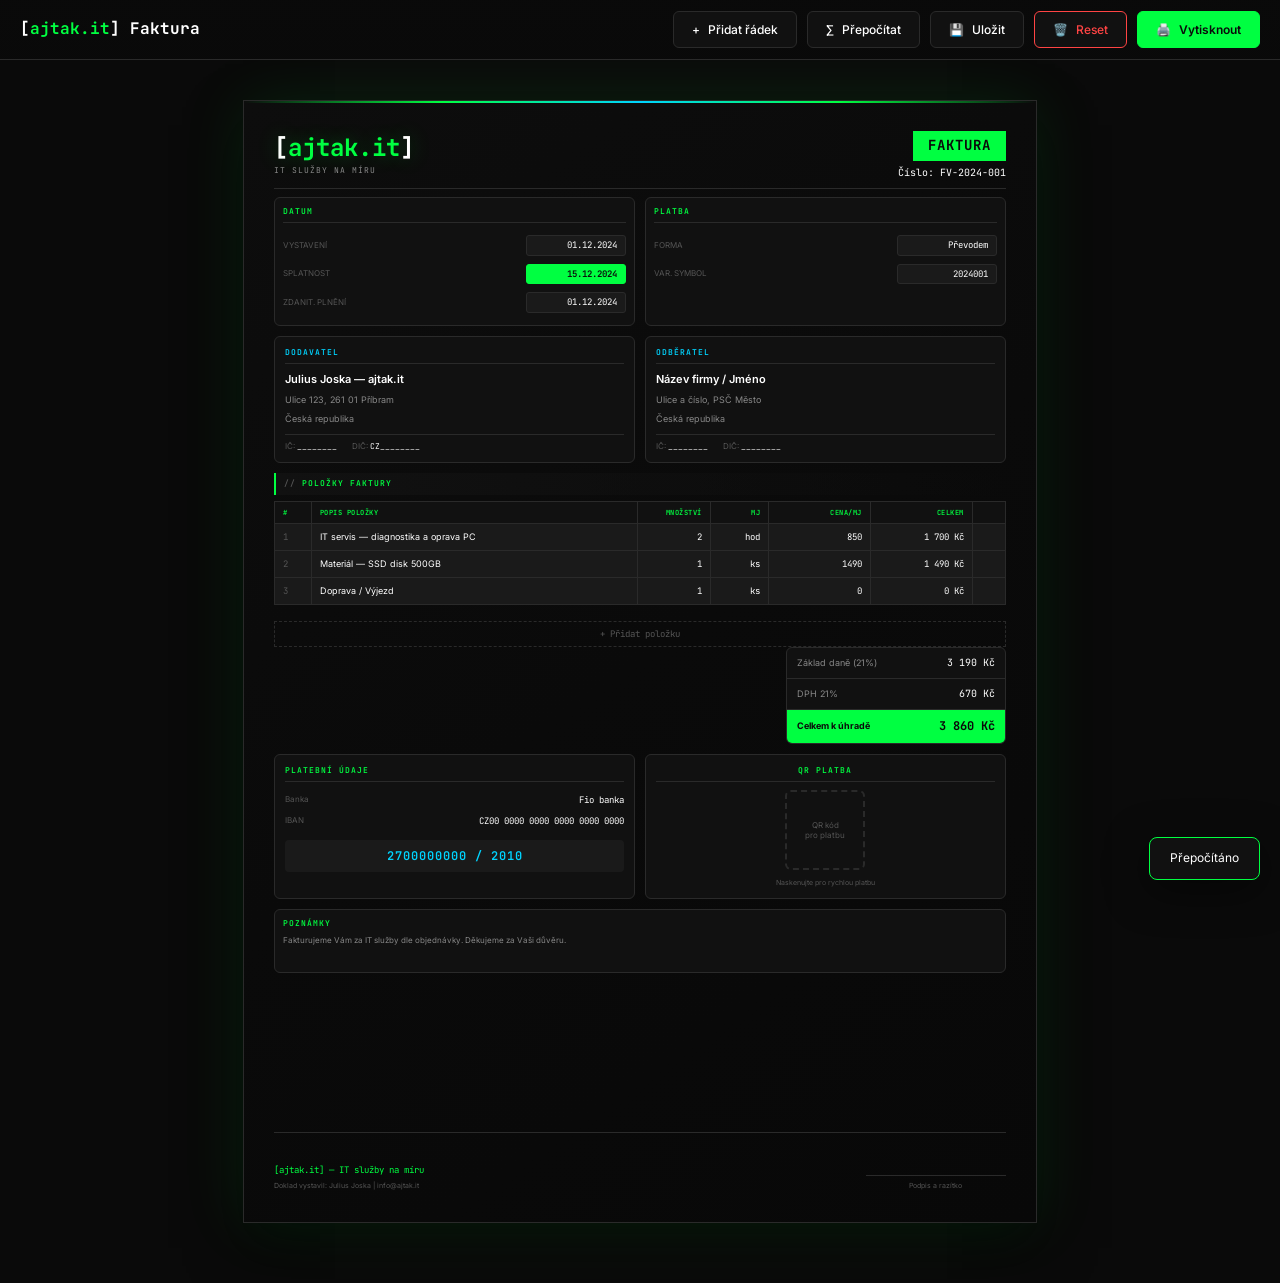
<file: FAKTURA_VZOR.html>
<!DOCTYPE html>
<html lang="cs">
<head>
    <meta charset="UTF-8">
    <meta name="viewport" content="width=device-width, initial-scale=1.0">
    <title>Faktura - ajtak.it</title>
    <link rel="preconnect" href="https://fonts.googleapis.com">
    <link rel="preconnect" href="https://fonts.gstatic.com" crossorigin>
    <link href="https://fonts.googleapis.com/css2?family=JetBrains+Mono:wght@300;400;500;600;700&family=Inter:wght@300;400;500;600;700&display=swap" rel="stylesheet">
    <style>
        :root {
            --matrix-green: #00ff41;
            --matrix-green-dark: #00cc33;
            --matrix-green-glow: rgba(0, 255, 65, 0.3);
            --cyan: #00d4ff;
            --bg-dark: #0a0a0a;
            --bg-card: #111111;
            --bg-input: #1a1a1a;
            --text-primary: #ffffff;
            --text-secondary: #888888;
            --text-muted: #555555;
            --border-color: #2a2a2a;
            --danger: #ff4444;
        }
        
        * {
            margin: 0;
            padding: 0;
            box-sizing: border-box;
        }
        
        body {
            font-family: 'Inter', -apple-system, BlinkMacSystemFont, sans-serif;
            font-size: 10px;
            line-height: 1.4;
            color: var(--text-primary);
            background: var(--bg-dark);
        }
        
        .page {
            width: 210mm;
            min-height: 297mm;
            padding: 8mm;
            margin: 20px auto;
            background: linear-gradient(145deg, #0d0d0d 0%, #0a0a0a 50%, #080808 100%);
            box-shadow: 0 0 60px rgba(0, 255, 65, 0.1), 0 25px 50px rgba(0, 0, 0, 0.5);
            border: 1px solid var(--border-color);
            position: relative;
            overflow: hidden;
            display: flex;
            flex-direction: column;
        }
        
        .page::before {
            content: '';
            position: absolute;
            top: 0;
            left: 0;
            right: 0;
            height: 2px;
            background: linear-gradient(90deg, transparent, var(--matrix-green), var(--cyan), var(--matrix-green), transparent);
        }
        
        .page-content {
            flex: 1;
        }
        
        /* ==================== PRINT STYLES ==================== */
        @media print {
            @page {
                size: A4;
                margin: 5mm;
            }
            
            * {
                -webkit-print-color-adjust: exact !important;
                print-color-adjust: exact !important;
                color-adjust: exact !important;
                box-shadow: none !important;
            }
            
            html, body { 
                margin: 0 !important;
                padding: 0 !important;
                background: #fff !important; 
                color: #000 !important;
                font-size: 9pt !important;
                width: 100% !important;
            }
            
            .page { 
                width: 100% !important;
                max-width: 100% !important;
                min-height: auto !important;
                height: auto !important;
                padding: 3mm !important;
                margin: 0 !important;
                box-shadow: none !important;
                border: none !important;
                background: #fff !important;
                display: block !important;
            }
            
            .page::before, .page::after {
                display: none !important;
            }
            
            .no-print, .toolbar { 
                display: none !important; 
            }
            
            /* Vsechna pozadi bila */
            .meta-box, .party-box, .payment-box, .notes-section, .totals-box,
            .header, .invoice-meta, .parties, .totals-section, .payment-section, .footer {
                background: #fff !important;
                border-color: #ccc !important;
            }
            
            /* Page break kontrola */
            .invoice-table tr {
                page-break-inside: avoid !important;
            }
            
            .totals-section, .payment-section, .footer {
                page-break-inside: avoid !important;
            }
            
            /* Vsechny texty cerne */
            *, p, span, div, td, th, label, h1, h2, h3, input {
                color: #000 !important;
                text-shadow: none !important;
                background-color: transparent !important;
            }
            
            .logo span { color: #006622 !important; }
            .meta-title, .section-title, .payment-title, .notes-title, .footer-brand {
                color: #006622 !important;
            }
            
            .doc-type-badge {
                background: #006622 !important;
                color: #fff !important;
                -webkit-print-color-adjust: exact !important;
            }
            
            .invoice-table th {
                background: #f5f5f5 !important;
                color: #000 !important;
                border: 1px solid #999 !important;
            }
            
            .invoice-table td {
                background: #fff !important;
                color: #000 !important;
                border: 1px solid #999 !important;
            }
            
            .invoice-total-row {
                background: #006622 !important;
                -webkit-print-color-adjust: exact !important;
            }
            
            .invoice-total-row .totals-label,
            .invoice-total-row .totals-value {
                color: #fff !important;
                background: transparent !important;
            }
            
            .section-title {
                background: #f8f8f8 !important;
                border-left: 3px solid #006622 !important;
            }
            
            .status-badge, .status-selector, .status-option {
                display: none !important;
            }
            
            .row-actions, .btn-add-row, .btn-remove-row {
                display: none !important;
            }
        }
        
        /* ==================== TOOLBAR ==================== */
        .toolbar {
            position: fixed;
            top: 0;
            left: 0;
            right: 0;
            height: 60px;
            background: linear-gradient(180deg, rgba(10, 10, 10, 0.98), rgba(10, 10, 10, 0.95));
            backdrop-filter: blur(20px);
            border-bottom: 1px solid var(--border-color);
            display: flex;
            align-items: center;
            justify-content: space-between;
            padding: 0 20px;
            z-index: 1000;
        }
        
        .toolbar-brand {
            font-family: 'JetBrains Mono', monospace;
            font-size: 16px;
            font-weight: 700;
            color: var(--text-primary);
        }
        
        .toolbar-brand span {
            color: var(--matrix-green);
        }
        
        .toolbar-actions {
            display: flex;
            gap: 10px;
            align-items: center;
        }
        
        .btn {
            background: var(--bg-card);
            color: var(--text-primary);
            border: 1px solid var(--border-color);
            padding: 10px 18px;
            font-size: 12px;
            font-weight: 500;
            font-family: 'Inter', sans-serif;
            cursor: pointer;
            border-radius: 6px;
            transition: all 0.2s;
            display: flex;
            align-items: center;
            gap: 8px;
        }
        
        .btn:hover {
            background: var(--bg-card);
            border-color: var(--matrix-green);
        }
        
        .btn-primary {
            background: var(--matrix-green);
            color: var(--bg-dark);
            border-color: var(--matrix-green);
            font-weight: 600;
        }
        
        .btn-primary:hover {
            background: var(--matrix-green-dark);
            box-shadow: 0 0 20px var(--matrix-green-glow);
        }
        
        .btn-danger {
            border-color: var(--danger);
            color: var(--danger);
        }
        
        .btn-danger:hover {
            background: var(--danger);
            color: white;
        }
        
        /* ==================== MAIN CONTENT ==================== */
        .main-content {
            padding-top: 80px;
            padding-bottom: 40px;
        }
        
        /* Header */
        .header {
            display: flex;
            justify-content: space-between;
            align-items: flex-start;
            padding-bottom: 8px;
            margin-bottom: 8px;
            border-bottom: 1px solid var(--border-color);
        }
        
        .logo-section {
            display: flex;
            align-items: center;
            gap: 12px;
        }
        
        .logo {
            font-family: 'JetBrains Mono', monospace;
            font-size: 24px;
            font-weight: 700;
            color: var(--text-primary);
            text-shadow: 0 0 20px var(--matrix-green-glow);
        }
        
        .logo span {
            color: var(--matrix-green);
        }
        
        .logo-tagline {
            font-size: 8px;
            color: var(--text-secondary);
            font-family: 'JetBrains Mono', monospace;
            letter-spacing: 1px;
            text-transform: uppercase;
        }
        
        .doc-type {
            text-align: right;
        }
        
        .doc-type-badge {
            display: inline-block;
            background: var(--matrix-green);
            color: var(--bg-dark);
            padding: 5px 15px;
            font-family: 'JetBrains Mono', monospace;
            font-size: 14px;
            font-weight: 700;
            letter-spacing: 1px;
            margin-bottom: 5px;
        }
        
        .doc-number {
            font-family: 'JetBrains Mono', monospace;
            font-size: 10px;
            color: var(--text-primary);
        }
        
        /* Invoice Meta Grid */
        .invoice-meta {
            display: grid;
            grid-template-columns: 1fr 1fr;
            gap: 10px;
            margin-bottom: 10px;
        }
        
        .meta-box {
            background: var(--bg-card);
            border: 1px solid var(--border-color);
            border-radius: 6px;
            padding: 8px;
        }
        
        .meta-title {
            font-family: 'JetBrains Mono', monospace;
            font-size: 8px;
            font-weight: 600;
            color: var(--matrix-green);
            text-transform: uppercase;
            letter-spacing: 1px;
            margin-bottom: 8px;
            padding-bottom: 5px;
            border-bottom: 1px solid var(--border-color);
        }
        
        .meta-row {
            display: flex;
            justify-content: space-between;
            align-items: center;
            padding: 4px 0;
        }
        
        .meta-label {
            font-size: 8px;
            color: var(--text-muted);
            text-transform: uppercase;
        }
        
        .meta-value {
            font-family: 'JetBrains Mono', monospace;
            font-size: 9px;
            color: var(--text-primary);
            background: var(--bg-input);
            padding: 3px 8px;
            border-radius: 3px;
            border: 1px solid var(--border-color);
            min-width: 100px;
            text-align: right;
        }
        
        .meta-value.highlight {
            background: var(--matrix-green);
            color: var(--bg-dark);
            font-weight: 600;
            border-color: var(--matrix-green);
        }
        
        /* Parties Section */
        .parties {
            display: grid;
            grid-template-columns: 1fr 1fr;
            gap: 10px;
            margin-bottom: 10px;
        }
        
        .party-box {
            background: var(--bg-card);
            border: 1px solid var(--border-color);
            border-radius: 6px;
            padding: 10px;
        }
        
        .party-title {
            font-family: 'JetBrains Mono', monospace;
            font-size: 8px;
            font-weight: 600;
            color: var(--cyan);
            text-transform: uppercase;
            letter-spacing: 1px;
            margin-bottom: 8px;
            padding-bottom: 5px;
            border-bottom: 1px solid var(--border-color);
        }
        
        .party-name {
            font-size: 11px;
            font-weight: 600;
            color: var(--text-primary);
            margin-bottom: 4px;
        }
        
        .party-details {
            font-size: 9px;
            color: var(--text-secondary);
            line-height: 1.6;
        }
        
        .party-details .editable-line {
            display: block;
            padding: 2px 0;
        }
        
        .party-id {
            display: flex;
            gap: 15px;
            margin-top: 6px;
            padding-top: 6px;
            border-top: 1px solid var(--border-color);
        }
        
        .party-id-item {
            font-size: 8px;
        }
        
        .party-id-label {
            color: var(--text-muted);
        }
        
        .party-id-value {
            color: var(--text-primary);
            font-family: 'JetBrains Mono', monospace;
        }
        
        /* Section Title */
        .section-title {
            display: flex;
            align-items: center;
            gap: 6px;
            background: linear-gradient(90deg, var(--bg-card), transparent);
            padding: 5px 8px;
            font-family: 'JetBrains Mono', monospace;
            font-weight: 600;
            font-size: 8px;
            color: var(--matrix-green);
            border-left: 2px solid var(--matrix-green);
            margin-bottom: 6px;
            text-transform: uppercase;
            letter-spacing: 1px;
        }
        
        .section-title::before {
            content: '//';
            color: var(--text-muted);
        }
        
        /* Invoice Table */
        .invoice-table {
            width: 100%;
            border-collapse: collapse;
            margin-bottom: 10px;
        }
        
        .invoice-table th {
            background: var(--bg-card);
            color: var(--matrix-green);
            font-family: 'JetBrains Mono', monospace;
            font-size: 7px;
            font-weight: 600;
            text-transform: uppercase;
            letter-spacing: 0.5px;
            padding: 6px 8px;
            text-align: left;
            border: 1px solid var(--border-color);
        }
        
        .invoice-table th.number {
            text-align: right;
        }
        
        .invoice-table td {
            padding: 5px 8px;
            border: 1px solid var(--border-color);
            font-size: 9px;
        }
        
        .invoice-table td.number {
            text-align: right;
            font-family: 'JetBrains Mono', monospace;
        }
        
        .invoice-table tbody tr {
            background: var(--bg-input);
        }
        
        .item-index {
            color: var(--text-muted);
            font-family: 'JetBrains Mono', monospace;
            font-size: 8px;
        }
        
        /* Totals Section */
        .totals-section {
            display: flex;
            justify-content: flex-end;
            margin-bottom: 10px;
        }
        
        .totals-box {
            width: 220px;
            background: var(--bg-card);
            border: 1px solid var(--border-color);
            border-radius: 6px;
            overflow: hidden;
        }
        
        .totals-row {
            display: flex;
            justify-content: space-between;
            align-items: center;
            padding: 8px 10px;
            border-bottom: 1px solid var(--border-color);
        }
        
        .totals-row:last-child {
            border-bottom: none;
        }
        
        .totals-label {
            font-size: 9px;
            color: var(--text-secondary);
        }
        
        .totals-value {
            font-family: 'JetBrains Mono', monospace;
            font-size: 10px;
            color: var(--text-primary);
        }
        
        .invoice-total-row {
            background: var(--matrix-green);
        }
        
        .invoice-total-row .totals-label {
            color: var(--bg-dark);
            font-weight: 700;
        }
        
        .invoice-total-row .totals-value {
            color: var(--bg-dark);
            font-weight: 700;
            font-size: 12px;
        }
        
        /* Payment Info */
        .payment-section {
            display: grid;
            grid-template-columns: 1fr 1fr;
            gap: 10px;
            margin-bottom: 10px;
        }
        
        .payment-box {
            background: var(--bg-card);
            border: 1px solid var(--border-color);
            border-radius: 6px;
            padding: 10px;
        }
        
        .payment-title {
            font-family: 'JetBrains Mono', monospace;
            font-size: 8px;
            font-weight: 600;
            color: var(--matrix-green);
            text-transform: uppercase;
            letter-spacing: 1px;
            margin-bottom: 8px;
            padding-bottom: 5px;
            border-bottom: 1px solid var(--border-color);
        }
        
        .payment-row {
            display: flex;
            justify-content: space-between;
            padding: 4px 0;
        }
        
        .payment-label {
            font-size: 8px;
            color: var(--text-muted);
        }
        
        .payment-value {
            font-family: 'JetBrains Mono', monospace;
            font-size: 9px;
            color: var(--text-primary);
        }
        
        .bank-account {
            font-size: 12px;
            font-weight: 600;
            color: var(--cyan);
            font-family: 'JetBrains Mono', monospace;
            margin-top: 8px;
            padding: 8px;
            background: var(--bg-input);
            border-radius: 4px;
            text-align: center;
            letter-spacing: 1px;
        }
        
        /* QR Code Placeholder */
        .qr-section {
            text-align: center;
        }
        
        .qr-placeholder {
            width: 80px;
            height: 80px;
            border: 2px dashed var(--border-color);
            border-radius: 6px;
            margin: 0 auto 8px;
            display: flex;
            align-items: center;
            justify-content: center;
            font-size: 8px;
            color: var(--text-muted);
            text-align: center;
            line-height: 1.3;
        }
        
        .qr-hint {
            font-size: 7px;
            color: var(--text-muted);
        }
        
        /* Notes */
        .notes-section {
            background: var(--bg-card);
            border: 1px solid var(--border-color);
            border-radius: 6px;
            padding: 8px;
            margin-bottom: 10px;
        }
        
        .notes-title {
            font-family: 'JetBrains Mono', monospace;
            font-size: 8px;
            font-weight: 600;
            color: var(--matrix-green);
            text-transform: uppercase;
            letter-spacing: 1px;
            margin-bottom: 5px;
        }
        
        .notes-content {
            font-size: 8px;
            color: var(--text-secondary);
            line-height: 1.5;
            min-height: 30px;
        }
        
        /* Footer */
        .footer {
            margin-top: auto;
            padding-top: 8px;
            border-top: 1px solid var(--border-color);
            display: flex;
            justify-content: space-between;
            align-items: flex-end;
        }
        
        .footer-left {
            font-size: 7px;
            color: var(--text-muted);
            line-height: 1.5;
        }
        
        .footer-brand {
            font-family: 'JetBrains Mono', monospace;
            font-size: 9px;
            color: var(--matrix-green);
            margin-bottom: 3px;
        }
        
        .signature-box {
            text-align: center;
        }
        
        .signature-line {
            width: 140px;
            height: 35px;
            border-bottom: 1px solid var(--border-color);
            margin-bottom: 5px;
        }
        
        .signature-label {
            font-size: 7px;
            color: var(--text-muted);
        }
        
        /* Row Actions */
        .row-actions {
            opacity: 0;
            transition: opacity 0.2s;
        }
        
        tr:hover .row-actions {
            opacity: 1;
        }
        
        .btn-remove-row {
            background: var(--danger);
            color: white;
            border: none;
            width: 16px;
            height: 16px;
            border-radius: 50%;
            font-size: 10px;
            cursor: pointer;
            display: flex;
            align-items: center;
            justify-content: center;
        }
        
        .btn-add-row {
            background: transparent;
            border: 1px dashed var(--border-color);
            color: var(--text-muted);
            padding: 6px;
            width: 100%;
            font-family: 'JetBrains Mono', monospace;
            font-size: 9px;
            cursor: pointer;
            transition: all 0.2s;
            margin-top: 6px;
        }
        
        .btn-add-row:hover {
            border-color: var(--matrix-green);
            color: var(--matrix-green);
        }
        
        /* Toast */
        .toast {
            position: fixed;
            bottom: 20px;
            right: 20px;
            background: var(--bg-card);
            border: 1px solid var(--matrix-green);
            border-radius: 8px;
            padding: 12px 20px;
            display: flex;
            align-items: center;
            gap: 10px;
            box-shadow: 0 10px 40px rgba(0, 0, 0, 0.5);
            transform: translateY(100px);
            opacity: 0;
            transition: all 0.3s ease;
            z-index: 2000;
        }
        
        .toast.show {
            transform: translateY(0);
            opacity: 1;
        }
        
        .toast-message {
            font-size: 12px;
            color: var(--text-primary);
        }
    </style>
</head>
<body>
    <!-- TOOLBAR -->
    <div class="toolbar no-print">
        <div class="toolbar-brand">[<span>ajtak.it</span>] Faktura</div>
        <div class="toolbar-actions">
            <button class="btn" onclick="addRow()">
                <span>+</span>
                Přidat řádek
            </button>
            <button class="btn" onclick="calculateTotals()">
                <span>∑</span>
                Přepočítat
            </button>
            <button class="btn" onclick="saveToFile()">
                <span>💾</span>
                Uložit
            </button>
            <button class="btn btn-danger" onclick="resetForm()">
                <span>🗑️</span>
                Reset
            </button>
            <button class="btn btn-primary" onclick="window.print()">
                <span>🖨️</span>
                Vytisknout
            </button>
        </div>
    </div>
    
    <!-- TOAST -->
    <div class="toast" id="toast">
        <span class="toast-message" id="toastMessage">Uloženo</span>
    </div>
    
    <!-- MAIN CONTENT -->
    <div class="main-content">
        <div class="page">
            <div class="page-content">
            <!-- HEADER -->
            <div class="header">
                <div class="logo-section">
                    <div>
                        <div class="logo">[<span>ajtak.it</span>]</div>
                        <div class="logo-tagline">IT služby na míru</div>
                    </div>
                </div>
                <div class="doc-type">
                    <div class="doc-type-badge">FAKTURA</div>
                    <div class="doc-number">
                        Číslo: <span contenteditable="true">FV-2024-001</span>
                    </div>
                </div>
            </div>
            
            <!-- Invoice Meta -->
            <div class="invoice-meta">
                <div class="meta-box">
                    <div class="meta-title">Datum</div>
                    <div class="meta-row">
                        <span class="meta-label">Vystavení</span>
                        <span class="meta-value" contenteditable="true">01.12.2024</span>
                    </div>
                    <div class="meta-row">
                        <span class="meta-label">Splatnost</span>
                        <span class="meta-value highlight" contenteditable="true">15.12.2024</span>
                    </div>
                    <div class="meta-row">
                        <span class="meta-label">Zdanit. plnění</span>
                        <span class="meta-value" contenteditable="true">01.12.2024</span>
                    </div>
                </div>
                <div class="meta-box">
                    <div class="meta-title">Platba</div>
                    <div class="meta-row">
                        <span class="meta-label">Forma</span>
                        <span class="meta-value" contenteditable="true">Převodem</span>
                    </div>
                    <div class="meta-row">
                        <span class="meta-label">Var. symbol</span>
                        <span class="meta-value" contenteditable="true">2024001</span>
                    </div>
                </div>
            </div>
            
            <!-- Parties -->
            <div class="parties">
                <div class="party-box">
                    <div class="party-title">Dodavatel</div>
                    <div class="party-name" contenteditable="true">Julius Joska — ajtak.it</div>
                    <div class="party-details">
                        <span class="editable-line" contenteditable="true">Ulice 123, 261 01 Příbram</span>
                        <span class="editable-line" contenteditable="true">Česká republika</span>
                    </div>
                    <div class="party-id">
                        <div class="party-id-item">
                            <span class="party-id-label">IČ: </span>
                            <span class="party-id-value" contenteditable="true">________</span>
                        </div>
                        <div class="party-id-item">
                            <span class="party-id-label">DIČ: </span>
                            <span class="party-id-value" contenteditable="true">CZ________</span>
                        </div>
                    </div>
                </div>
                <div class="party-box">
                    <div class="party-title">Odběratel</div>
                    <div class="party-name" contenteditable="true">Název firmy / Jméno</div>
                    <div class="party-details">
                        <span class="editable-line" contenteditable="true">Ulice a číslo, PSČ Město</span>
                        <span class="editable-line" contenteditable="true">Česká republika</span>
                    </div>
                    <div class="party-id">
                        <div class="party-id-item">
                            <span class="party-id-label">IČ: </span>
                            <span class="party-id-value" contenteditable="true">________</span>
                        </div>
                        <div class="party-id-item">
                            <span class="party-id-label">DIČ: </span>
                            <span class="party-id-value" contenteditable="true">________</span>
                        </div>
                    </div>
                </div>
            </div>
            
            <!-- Invoice Items -->
            <div class="section-title">Položky faktury</div>
            <table class="invoice-table" id="invoiceTable">
                <thead>
                    <tr>
                        <th style="width: 5%;">#</th>
                        <th style="width: 45%;">Popis položky</th>
                        <th style="width: 10%;" class="number">Množství</th>
                        <th style="width: 8%;" class="number">MJ</th>
                        <th style="width: 14%;" class="number">Cena/MJ</th>
                        <th style="width: 14%;" class="number">Celkem</th>
                        <th style="width: 4%;" class="no-print"></th>
                    </tr>
                </thead>
                <tbody id="invoiceBody">
                    <tr>
                        <td class="item-index">1</td>
                        <td contenteditable="true">IT servis — diagnostika a oprava PC</td>
                        <td class="number" contenteditable="true" data-field="qty">2</td>
                        <td class="number" contenteditable="true">hod</td>
                        <td class="number" contenteditable="true" data-field="price">850</td>
                        <td class="number" data-field="total">1 700 Kč</td>
                        <td class="no-print"><div class="row-actions"><button class="btn-remove-row" onclick="removeRow(this)">×</button></div></td>
                    </tr>
                    <tr>
                        <td class="item-index">2</td>
                        <td contenteditable="true">Materiál — SSD disk 500GB</td>
                        <td class="number" contenteditable="true" data-field="qty">1</td>
                        <td class="number" contenteditable="true">ks</td>
                        <td class="number" contenteditable="true" data-field="price">1490</td>
                        <td class="number" data-field="total">1 490 Kč</td>
                        <td class="no-print"><div class="row-actions"><button class="btn-remove-row" onclick="removeRow(this)">×</button></div></td>
                    </tr>
                    <tr>
                        <td class="item-index">3</td>
                        <td contenteditable="true">Doprava / Výjezd</td>
                        <td class="number" contenteditable="true" data-field="qty">1</td>
                        <td class="number" contenteditable="true">ks</td>
                        <td class="number" contenteditable="true" data-field="price">0</td>
                        <td class="number" data-field="total">0 Kč</td>
                        <td class="no-print"><div class="row-actions"><button class="btn-remove-row" onclick="removeRow(this)">×</button></div></td>
                    </tr>
                </tbody>
            </table>
            <button class="btn-add-row no-print" onclick="addRow()">+ Přidat položku</button>
            
            <!-- Totals -->
            <div class="totals-section">
                <div class="totals-box">
                    <div class="totals-row">
                        <span class="totals-label">Základ daně (21%)</span>
                        <span class="totals-value" id="subtotal">3 190 Kč</span>
                    </div>
                    <div class="totals-row">
                        <span class="totals-label">DPH 21%</span>
                        <span class="totals-value" id="vatAmount">670 Kč</span>
                    </div>
                    <div class="totals-row invoice-total-row">
                        <span class="totals-label">Celkem k úhradě</span>
                        <span class="totals-value" id="totalAmount">3 860 Kč</span>
                    </div>
                </div>
            </div>
            
            <!-- Payment Info -->
            <div class="payment-section">
                <div class="payment-box">
                    <div class="payment-title">Platební údaje</div>
                    <div class="payment-row">
                        <span class="payment-label">Banka</span>
                        <span class="payment-value" contenteditable="true">Fio banka</span>
                    </div>
                    <div class="payment-row">
                        <span class="payment-label">IBAN</span>
                        <span class="payment-value" contenteditable="true">CZ00 0000 0000 0000 0000 0000</span>
                    </div>
                    <div class="bank-account" contenteditable="true">2700000000 / 2010</div>
                </div>
                <div class="payment-box qr-section">
                    <div class="payment-title">QR Platba</div>
                    <div class="qr-placeholder">
                        QR kód<br>pro platbu
                    </div>
                    <div class="qr-hint">Naskenujte pro rychlou platbu</div>
                </div>
            </div>
            
            <!-- Notes -->
            <div class="notes-section">
                <div class="notes-title">Poznámky</div>
                <div class="notes-content" contenteditable="true">
                    Fakturujeme Vám za IT služby dle objednávky. Děkujeme za Vaši důvěru.
                </div>
            </div>
            </div><!-- /page-content -->
            
            <!-- Footer -->
            <div class="footer">
                <div class="footer-left">
                    <div class="footer-brand">[ajtak.it] — IT služby na míru</div>
                    <div>Doklad vystavil: Julius Joska | info@ajtak.it</div>
                </div>
                <div class="signature-box">
                    <div class="signature-line"></div>
                    <div class="signature-label">Podpis a razítko</div>
                </div>
            </div>
        </div>
    </div>
    
    <script>
        // Calculate row total
        function calculateRowTotal(row) {
            const qtyCell = row.querySelector('[data-field="qty"]');
            const priceCell = row.querySelector('[data-field="price"]');
            const totalCell = row.querySelector('[data-field="total"]');
            
            if (!qtyCell || !priceCell || !totalCell) return 0;
            
            const qty = parseFloat(qtyCell.textContent.replace(',', '.')) || 0;
            const price = parseFloat(priceCell.textContent.replace(/[^\d.-]/g, '').replace(',', '.')) || 0;
            const total = qty * price;
            
            totalCell.textContent = formatCurrency(total);
            return total;
        }
        
        // Calculate all totals
        function calculateTotals() {
            const rows = document.querySelectorAll('#invoiceBody tr');
            let subtotal = 0;
            
            rows.forEach(row => {
                subtotal += calculateRowTotal(row);
            });
            
            const vatRate = 0.21;
            const vat = subtotal * vatRate;
            const total = subtotal + vat;
            
            document.getElementById('subtotal').textContent = formatCurrency(subtotal);
            document.getElementById('vatAmount').textContent = formatCurrency(vat);
            document.getElementById('totalAmount').textContent = formatCurrency(total);
            
            showToast('Přepočítáno');
        }
        
        // Format currency
        function formatCurrency(amount) {
            return amount.toLocaleString('cs-CZ', { minimumFractionDigits: 0, maximumFractionDigits: 0 }) + ' Kč';
        }
        
        // Add new row
        function addRow() {
            const tbody = document.getElementById('invoiceBody');
            const rowCount = tbody.rows.length + 1;
            
            const newRow = document.createElement('tr');
            newRow.innerHTML = `
                <td class="item-index">${rowCount}</td>
                <td contenteditable="true">Popis položky</td>
                <td class="number" contenteditable="true" data-field="qty">1</td>
                <td class="number" contenteditable="true">ks</td>
                <td class="number" contenteditable="true" data-field="price">0</td>
                <td class="number" data-field="total">0 Kč</td>
                <td class="no-print"><div class="row-actions"><button class="btn-remove-row" onclick="removeRow(this)">×</button></div></td>
            `;
            
            tbody.appendChild(newRow);
            attachRowListeners(newRow);
            calculateTotals();
        }
        
        // Remove row
        function removeRow(button) {
            const row = button.closest('tr');
            row.remove();
            updateRowIndices();
            calculateTotals();
        }
        
        // Update row indices
        function updateRowIndices() {
            const rows = document.querySelectorAll('#invoiceBody tr');
            rows.forEach((row, index) => {
                const indexCell = row.querySelector('.item-index');
                if (indexCell) {
                    indexCell.textContent = index + 1;
                }
            });
        }
        
        // Attach listeners to row
        function attachRowListeners(row) {
            const editableCells = row.querySelectorAll('[data-field="qty"], [data-field="price"]');
            editableCells.forEach(cell => {
                cell.addEventListener('input', () => calculateTotals());
                cell.addEventListener('blur', () => calculateTotals());
            });
        }
        
        // Save to file
        function saveToFile() {
            showToast('Pro uložení použijte Ctrl+P → Uložit jako PDF');
        }
        
        // Reset form
        function resetForm() {
            if (confirm('Opravdu chcete vymazat všechna data a začít znovu?')) {
                location.reload();
            }
        }
        
        // Toast
        function showToast(message) {
            const toast = document.getElementById('toast');
            document.getElementById('toastMessage').textContent = message;
            toast.classList.add('show');
            setTimeout(() => toast.classList.remove('show'), 2000);
        }
        
        // Initialize
        document.addEventListener('DOMContentLoaded', function() {
            // Attach listeners to existing rows
            const rows = document.querySelectorAll('#invoiceBody tr');
            rows.forEach(row => attachRowListeners(row));
            
            // Auto-calculate on any change
            document.getElementById('invoiceTable').addEventListener('input', calculateTotals);
            
            // Initial calculation
            calculateTotals();
            
            // Load customer data from URL if present
            loadCustomerFromURL();
        });
        
        // Load customer data from CRM
        function loadCustomerFromURL() {
            const params = new URLSearchParams(window.location.search);
            const customerData = params.get('customer');
            
            if (customerData) {
                try {
                    const customer = JSON.parse(customerData);
                    
                    // Find the customer (odberatel) section
                    const partyBoxes = document.querySelectorAll('.party-box');
                    const odberatelBox = partyBoxes[1]; // Second party box is the customer
                    
                    if (odberatelBox) {
                        // Set customer name
                        const partyName = odberatelBox.querySelector('.party-name');
                        if (partyName && customer.name) {
                            partyName.textContent = customer.name;
                        }
                        
                        // Set address
                        const partyDetails = odberatelBox.querySelectorAll('.editable-line');
                        if (partyDetails[0] && customer.address) {
                            partyDetails[0].textContent = customer.address;
                        }
                        
                        // Set IC and DIC
                        const partyIds = odberatelBox.querySelectorAll('.party-id-value');
                        if (partyIds[0] && customer.ic) {
                            partyIds[0].textContent = customer.ic;
                        }
                        if (partyIds[1] && customer.dic) {
                            partyIds[1].textContent = customer.dic;
                        }
                    }
                    
                    showToast('Data zakaznika nactena z CRM');
                } catch (e) {
                    console.error('Error loading customer data:', e);
                }
            }
        }
        
        // Keyboard shortcuts
        document.addEventListener('keydown', function(e) {
            if (e.ctrlKey || e.metaKey) {
                if (e.key === 'n') {
                    e.preventDefault();
                    addRow();
                }
            }
        });
    </script>
</body>
</html>
</file>
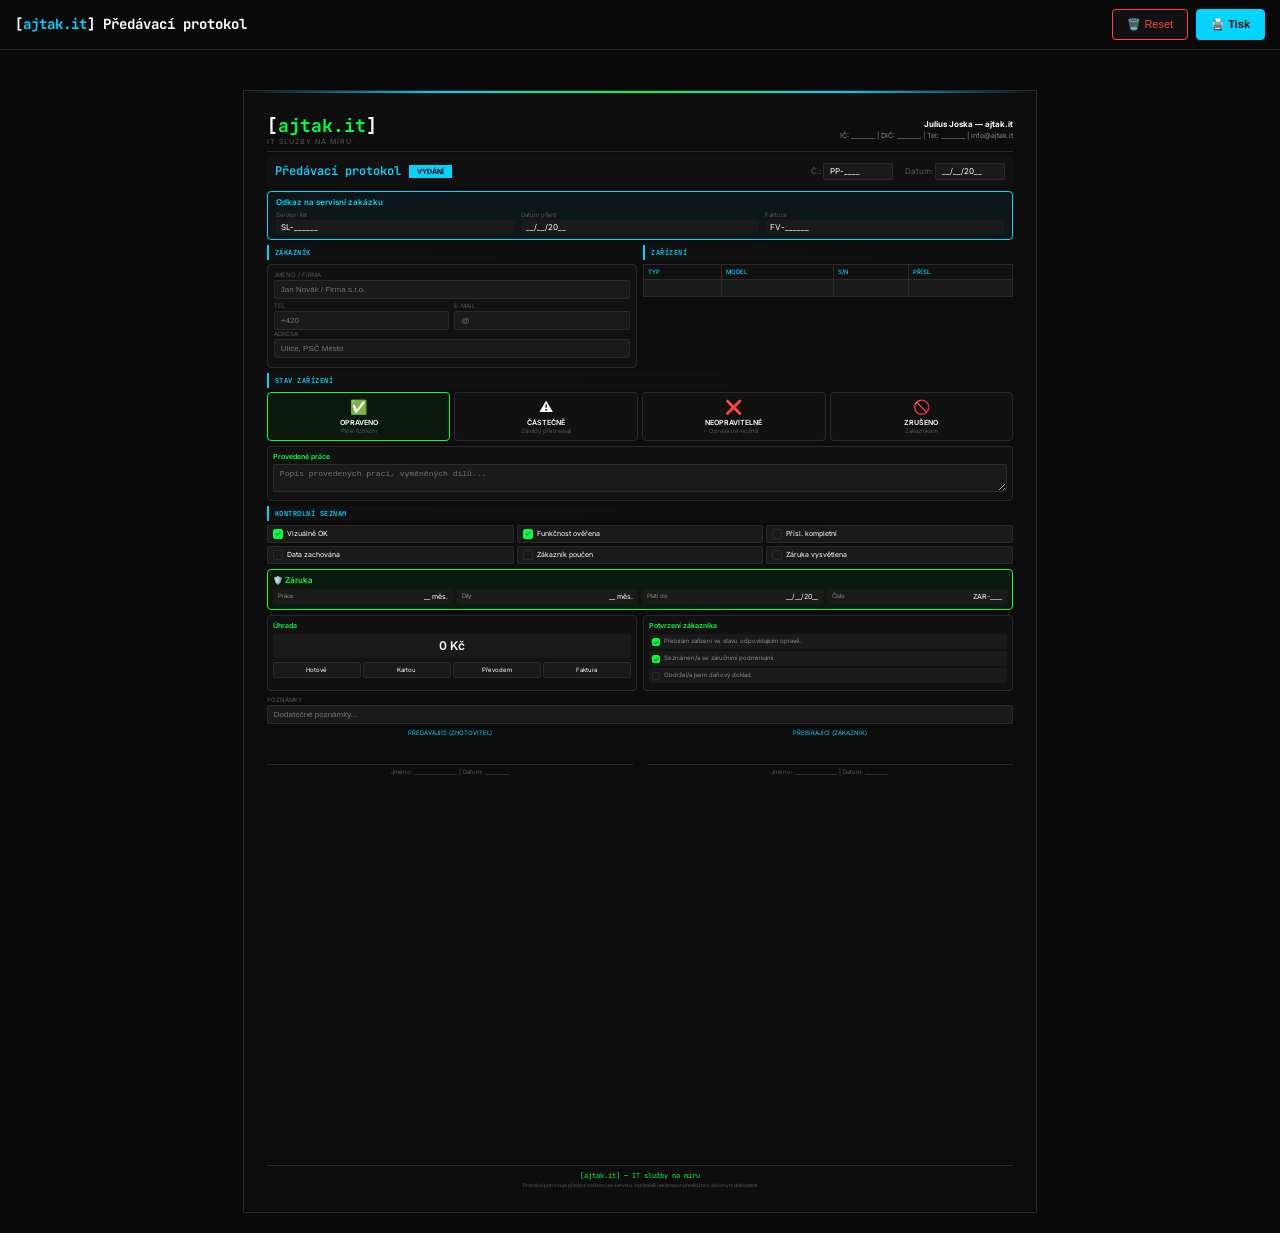
<file: PREDAVACI_PROTOKOL_VZOR.html>
<!DOCTYPE html>
<html lang="cs">
<head>
    <meta charset="UTF-8">
    <meta name="viewport" content="width=device-width, initial-scale=1.0">
    <title>Předávací protokol - ajtak.it</title>
    <link rel="preconnect" href="https://fonts.googleapis.com">
    <link rel="preconnect" href="https://fonts.gstatic.com" crossorigin>
    <link href="https://fonts.googleapis.com/css2?family=JetBrains+Mono:wght@400;600;700&family=Inter:wght@400;500;600&display=swap" rel="stylesheet">
    <style>
        * { margin: 0; padding: 0; box-sizing: border-box; }
        
        body {
            font-family: 'Inter', sans-serif;
            font-size: 9px;
            line-height: 1.3;
            color: #fff;
            background: #0a0a0a;
        }
        
        .page {
            width: 210mm;
            height: 297mm;
            padding: 6mm;
            margin: 20px auto;
            background: #0d0d0d;
            border: 1px solid #2a2a2a;
            position: relative;
            display: flex;
            flex-direction: column;
        }
        
        .page::before {
            content: '';
            position: absolute;
            top: 0; left: 0; right: 0;
            height: 2px;
            background: linear-gradient(90deg, transparent, #00d4ff, #00ff41, #00d4ff, transparent);
        }
        
        @media print {
            @page { size: A4; margin: 4mm; }
            * { -webkit-print-color-adjust: exact !important; print-color-adjust: exact !important; box-shadow: none !important; }
            html, body { background: #fff !important; color: #000 !important; font-size: 8pt !important; }
            .page { width: 100% !important; height: auto !important; padding: 2mm !important; margin: 0 !important; border: none !important; background: #fff !important; }
            .page::before { display: none !important; }
            .no-print, .toolbar { display: none !important; }
            .card, .ref-box, .status-grid, .warranty-box, .confirm-box, .footer { background: #fff !important; border-color: #ccc !important; }
            *, p, span, div, td, th, input, textarea { color: #000 !important; background-color: transparent !important; }
            .logo span { color: #0077aa !important; }
            .doc-title { color: #0077aa !important; }
            .badge { background: #0077aa !important; color: #fff !important; -webkit-print-color-adjust: exact !important; }
            .section-title { background: #f5f5f5 !important; border-left-color: #0077aa !important; color: #0077aa !important; }
            .ref-box { background: #f8fbff !important; border-color: #0077aa !important; }
            .warranty-box { background: #f8fff8 !important; border-color: #006622 !important; }
            .warranty-title { color: #006622 !important; }
            .status-box { background: #fff !important; border: 1px solid #ccc !important; }
            .status-box.active { border: 2px solid #006622 !important; background: #f8fff8 !important; }
            .checkbox.checked { background: #0077aa !important; border-color: #0077aa !important; }
            .signature-line { border-color: #000 !important; }
            .footer { border-color: #ccc !important; }
            .footer-brand { color: #006622 !important; }
            table th { background: #f5f5f5 !important; }
            table td { background: #fff !important; }
        }
        
        /* Toolbar */
        .toolbar {
            position: fixed; top: 0; left: 0; right: 0; height: 50px;
            background: rgba(10,10,10,0.95); border-bottom: 1px solid #2a2a2a;
            display: flex; align-items: center; justify-content: space-between; padding: 0 15px; z-index: 1000;
        }
        .toolbar-brand { font-family: 'JetBrains Mono', monospace; font-size: 14px; font-weight: 700; }
        .toolbar-brand span { color: #00d4ff; }
        .toolbar-actions { display: flex; gap: 8px; }
        .btn { background: #111; color: #fff; border: 1px solid #2a2a2a; padding: 8px 14px; font-size: 11px; cursor: pointer; border-radius: 4px; display: flex; align-items: center; gap: 6px; }
        .btn:hover { border-color: #00d4ff; }
        .btn-primary { background: #00d4ff; color: #000; border-color: #00d4ff; font-weight: 600; }
        .btn-danger { border-color: #ff4444; color: #ff4444; }
        .btn-danger:hover { background: #ff4444; color: #fff; }
        
        .main-content { padding-top: 70px; }
        
        /* Header */
        .header { display: flex; justify-content: space-between; align-items: center; padding-bottom: 5px; margin-bottom: 5px; border-bottom: 1px solid #2a2a2a; }
        .logo { font-family: 'JetBrains Mono', monospace; font-size: 18px; font-weight: 700; }
        .logo span { color: #00ff41; }
        .logo-tag { font-size: 7px; color: #555; letter-spacing: 1px; }
        .company-info { text-align: right; font-size: 7px; color: #888; line-height: 1.4; }
        .company-info strong { color: #fff; font-size: 8px; }
        
        /* Doc Header */
        .doc-header { display: flex; justify-content: space-between; align-items: center; background: #111; padding: 6px 8px; border-radius: 4px; margin-bottom: 5px; }
        .doc-title { font-family: 'JetBrains Mono', monospace; font-size: 12px; font-weight: 600; color: #00d4ff; }
        .badge { background: #00d4ff; color: #000; padding: 2px 8px; font-size: 7px; font-weight: 700; text-transform: uppercase; margin-left: 8px; }
        .doc-meta { display: flex; gap: 12px; font-size: 8px; }
        .meta-label { color: #555; }
        .meta-value { color: #fff; background: #1a1a1a; padding: 2px 6px; border-radius: 2px; border: 1px solid #2a2a2a; min-width: 70px; display: inline-block; }
        
        /* Reference */
        .ref-box { background: rgba(0,212,255,0.05); border: 1px solid #00d4ff; border-radius: 4px; padding: 5px 8px; margin-bottom: 5px; }
        .ref-title { font-size: 8px; font-weight: 600; color: #00d4ff; margin-bottom: 4px; }
        .ref-grid { display: grid; grid-template-columns: repeat(3, 1fr); gap: 6px; }
        .ref-label { font-size: 6px; color: #555; }
        .ref-value { font-size: 8px; background: #1a1a1a; padding: 2px 5px; border-radius: 2px; margin-top: 1px; }
        
        /* Grid */
        .grid-2 { display: grid; grid-template-columns: 1fr 1fr; gap: 6px; margin-bottom: 5px; }
        .grid-4 { display: grid; grid-template-columns: repeat(4, 1fr); gap: 4px; }
        
        /* Section */
        .section-title { font-family: 'JetBrains Mono', monospace; font-size: 7px; font-weight: 600; color: #00d4ff; background: linear-gradient(90deg, #111, transparent); padding: 3px 6px; border-left: 2px solid #00d4ff; margin-bottom: 4px; text-transform: uppercase; letter-spacing: 0.5px; }
        
        /* Card */
        .card { background: #111; border: 1px solid #2a2a2a; border-radius: 4px; padding: 6px; }
        
        /* Form */
        .form-group { margin-bottom: 3px; }
        .form-label { font-size: 6px; color: #555; margin-bottom: 1px; text-transform: uppercase; }
        .form-input { width: 100%; padding: 4px 6px; background: #1a1a1a; border: 1px solid #2a2a2a; border-radius: 2px; color: #fff; font-size: 8px; }
        .form-input:focus { outline: none; border-color: #00d4ff; }
        .compact-row { display: flex; gap: 5px; }
        .compact-row .form-group { flex: 1; margin-bottom: 0; }
        
        /* Table */
        table { width: 100%; border-collapse: collapse; }
        th { background: #111; color: #00d4ff; font-size: 6px; font-weight: 500; padding: 3px 4px; text-align: left; border: 1px solid #2a2a2a; text-transform: uppercase; }
        td { padding: 3px 4px; border: 1px solid #2a2a2a; background: #1a1a1a; font-size: 8px; }
        
        /* Status */
        .status-grid { display: grid; grid-template-columns: repeat(4, 1fr); gap: 4px; margin-bottom: 5px; }
        .status-box { background: #111; border: 1px solid #2a2a2a; border-radius: 4px; padding: 5px; text-align: center; cursor: pointer; }
        .status-box:hover { border-color: #00d4ff; }
        .status-box.active { border-color: #00ff41; background: rgba(0,255,65,0.05); }
        .status-icon { font-size: 14px; }
        .status-title { font-size: 7px; font-weight: 600; margin-top: 2px; }
        .status-desc { font-size: 6px; color: #555; }
        
        /* Work */
        .work-box { background: #111; border: 1px solid #2a2a2a; border-radius: 4px; padding: 5px; margin-bottom: 5px; }
        .work-title { font-size: 7px; font-weight: 600; color: #00ff41; margin-bottom: 3px; }
        
        /* Checklist */
        .checklist { display: grid; grid-template-columns: repeat(3, 1fr); gap: 3px; margin-bottom: 5px; }
        .check-item { display: flex; align-items: center; gap: 4px; padding: 3px 5px; background: #1a1a1a; border: 1px solid #2a2a2a; border-radius: 2px; cursor: pointer; font-size: 7px; }
        .checkbox { width: 10px; height: 10px; border: 1px solid #2a2a2a; border-radius: 2px; display: flex; align-items: center; justify-content: center; flex-shrink: 0; }
        .checkbox.checked { background: #00ff41; border-color: #00ff41; }
        .checkbox.checked::after { content: '✓'; font-size: 7px; color: #000; }
        
        /* Warranty */
        .warranty-box { background: rgba(0,255,65,0.05); border: 1px solid #00ff41; border-radius: 4px; padding: 5px; margin-bottom: 5px; }
        .warranty-title { font-size: 8px; font-weight: 600; color: #00ff41; margin-bottom: 4px; display: flex; align-items: center; gap: 4px; }
        .warranty-grid { display: grid; grid-template-columns: repeat(4, 1fr); gap: 4px; }
        .warranty-item { display: flex; justify-content: space-between; padding: 3px 5px; background: #1a1a1a; border-radius: 2px; }
        .warranty-label { font-size: 6px; color: #888; }
        .warranty-value { font-size: 7px; }
        
        /* Payment & Confirm */
        .pay-confirm { display: grid; grid-template-columns: 1fr 1fr; gap: 6px; margin-bottom: 5px; }
        .pay-box, .confirm-box { background: #111; border: 1px solid #2a2a2a; border-radius: 4px; padding: 5px; }
        .pay-title, .confirm-title { font-size: 7px; font-weight: 600; color: #00ff41; margin-bottom: 4px; }
        .pay-amount { font-size: 12px; font-weight: 600; text-align: center; padding: 4px; background: #1a1a1a; border-radius: 2px; margin-bottom: 4px; }
        .pay-methods { display: grid; grid-template-columns: repeat(4, 1fr); gap: 2px; }
        .pay-method { padding: 3px; background: #1a1a1a; border: 1px solid #2a2a2a; border-radius: 2px; text-align: center; cursor: pointer; font-size: 6px; }
        .pay-method.selected { border-color: #00ff41; background: rgba(0,255,65,0.1); }
        .confirm-item { display: flex; align-items: flex-start; gap: 4px; padding: 3px; background: #1a1a1a; border-radius: 2px; margin-bottom: 2px; cursor: pointer; }
        .confirm-item .checkbox { width: 8px; height: 8px; margin-top: 1px; }
        .confirm-label { font-size: 6px; color: #888; line-height: 1.3; }
        
        /* Signatures */
        .signatures { display: grid; grid-template-columns: 1fr 1fr; gap: 15px; margin-bottom: 5px; }
        .sig-box { text-align: center; }
        .sig-label { font-size: 6px; color: #00d4ff; text-transform: uppercase; margin-bottom: 3px; }
        .signature-line { height: 25px; border-bottom: 1px solid #2a2a2a; margin-bottom: 3px; }
        .sig-info { font-size: 6px; color: #555; }
        
        /* Footer */
        .footer { margin-top: auto; padding-top: 5px; border-top: 1px solid #2a2a2a; text-align: center; }
        .footer-brand { font-family: 'JetBrains Mono', monospace; font-size: 7px; color: #00ff41; }
        .footer-legal { font-size: 5px; color: #555; margin-top: 2px; }
    </style>
</head>
<body>
    <div class="toolbar no-print">
        <div class="toolbar-brand">[<span>ajtak.it</span>] Předávací protokol</div>
        <div class="toolbar-actions">
            <button class="btn btn-danger" onclick="if(confirm('Reset?'))location.reload()">🗑️ Reset</button>
            <button class="btn btn-primary" onclick="window.print()">🖨️ Tisk</button>
        </div>
    </div>
    
    <div class="main-content">
        <div class="page">
            <!-- Header -->
            <div class="header">
                <div>
                    <div class="logo">[<span>ajtak.it</span>]</div>
                    <div class="logo-tag">IT SLUŽBY NA MÍRU</div>
                </div>
                <div class="company-info">
                    <strong>Julius Joska — ajtak.it</strong><br>
                    IČ: ________ | DIČ: ________ | Tel: ________ | info@ajtak.it
                </div>
            </div>
            
            <!-- Doc Header -->
            <div class="doc-header">
                <div style="display: flex; align-items: center;">
                    <span class="doc-title">Předávací protokol</span>
                    <span class="badge">Vydání</span>
                </div>
                <div class="doc-meta">
                    <span><span class="meta-label">Č.:</span> <span class="meta-value" contenteditable="true">PP-____</span></span>
                    <span><span class="meta-label">Datum:</span> <span class="meta-value" contenteditable="true">__/__/20__</span></span>
                </div>
            </div>
            
            <!-- Reference -->
            <div class="ref-box">
                <div class="ref-title">Odkaz na servisní zakázku</div>
                <div class="ref-grid">
                    <div><div class="ref-label">Servisní list</div><div class="ref-value" contenteditable="true">SL-______</div></div>
                    <div><div class="ref-label">Datum přijetí</div><div class="ref-value" contenteditable="true">__/__/20__</div></div>
                    <div><div class="ref-label">Faktura</div><div class="ref-value" contenteditable="true">FV-______</div></div>
                </div>
            </div>
            
            <!-- Customer & Device -->
            <div class="grid-2">
                <div>
                    <div class="section-title">Zákazník</div>
                    <div class="card">
                        <div class="form-group">
                            <div class="form-label">Jméno / Firma</div>
                            <input type="text" class="form-input" placeholder="Jan Novák / Firma s.r.o.">
                        </div>
                        <div class="compact-row">
                            <div class="form-group"><div class="form-label">Tel</div><input type="text" class="form-input" placeholder="+420"></div>
                            <div class="form-group"><div class="form-label">E-mail</div><input type="text" class="form-input" placeholder="@"></div>
                        </div>
                        <div class="form-group">
                            <div class="form-label">Adresa</div>
                            <input type="text" class="form-input" placeholder="Ulice, PSČ Město">
                        </div>
                    </div>
                </div>
                <div>
                    <div class="section-title">Zařízení</div>
                    <table>
                        <tr><th>Typ</th><th>Model</th><th>S/N</th><th>Přísl.</th></tr>
                        <tr><td contenteditable="true"></td><td contenteditable="true"></td><td contenteditable="true"></td><td contenteditable="true"></td></tr>
                    </table>
                </div>
            </div>
            
            <!-- Status -->
            <div class="section-title">Stav zařízení</div>
            <div class="status-grid">
                <div class="status-box active" onclick="selectStatus(this)"><div class="status-icon">✅</div><div class="status-title">OPRAVENO</div><div class="status-desc">Plně funkční</div></div>
                <div class="status-box" onclick="selectStatus(this)"><div class="status-icon">⚠️</div><div class="status-title">ČÁSTEČNĚ</div><div class="status-desc">Závady přetrvávají</div></div>
                <div class="status-box" onclick="selectStatus(this)"><div class="status-icon">❌</div><div class="status-title">NEOPRAVITELNÉ</div><div class="status-desc">Oprava nemožná</div></div>
                <div class="status-box" onclick="selectStatus(this)"><div class="status-icon">🚫</div><div class="status-title">ZRUŠENO</div><div class="status-desc">Zákazníkem</div></div>
            </div>
            
            <!-- Work -->
            <div class="work-box">
                <div class="work-title">Provedené práce</div>
                <textarea class="form-input" rows="2" placeholder="Popis provedených prací, vyměněných dílů..."></textarea>
            </div>
            
            <!-- Checklist -->
            <div class="section-title">Kontrolní seznam</div>
            <div class="checklist">
                <label class="check-item" onclick="toggle(this)"><span class="checkbox checked"></span>Vizuálně OK</label>
                <label class="check-item" onclick="toggle(this)"><span class="checkbox checked"></span>Funkčnost ověřena</label>
                <label class="check-item" onclick="toggle(this)"><span class="checkbox"></span>Přísl. kompletní</label>
                <label class="check-item" onclick="toggle(this)"><span class="checkbox"></span>Data zachována</label>
                <label class="check-item" onclick="toggle(this)"><span class="checkbox"></span>Zákazník poučen</label>
                <label class="check-item" onclick="toggle(this)"><span class="checkbox"></span>Záruka vysvětlena</label>
            </div>
            
            <!-- Warranty -->
            <div class="warranty-box">
                <div class="warranty-title">🛡️ Záruka</div>
                <div class="warranty-grid">
                    <div class="warranty-item"><span class="warranty-label">Práce</span><span class="warranty-value" contenteditable="true">__ měs.</span></div>
                    <div class="warranty-item"><span class="warranty-label">Díly</span><span class="warranty-value" contenteditable="true">__ měs.</span></div>
                    <div class="warranty-item"><span class="warranty-label">Platí do</span><span class="warranty-value" contenteditable="true">__/__/20__</span></div>
                    <div class="warranty-item"><span class="warranty-label">Číslo</span><span class="warranty-value" contenteditable="true">ZAR-____</span></div>
                </div>
            </div>
            
            <!-- Payment & Confirmation -->
            <div class="pay-confirm">
                <div class="pay-box">
                    <div class="pay-title">Úhrada</div>
                    <div class="pay-amount" contenteditable="true">0 Kč</div>
                    <div class="pay-methods">
                        <div class="pay-method" onclick="selectPay(this)">Hotově</div>
                        <div class="pay-method" onclick="selectPay(this)">Kartou</div>
                        <div class="pay-method" onclick="selectPay(this)">Převodem</div>
                        <div class="pay-method" onclick="selectPay(this)">Faktura</div>
                    </div>
                </div>
                <div class="confirm-box">
                    <div class="confirm-title">Potvrzení zákazníka</div>
                    <label class="confirm-item" onclick="toggle(this)"><span class="checkbox checked"></span><span class="confirm-label">Přebírám zařízení ve stavu odpovídajícím opravě.</span></label>
                    <label class="confirm-item" onclick="toggle(this)"><span class="checkbox checked"></span><span class="confirm-label">Seznámen/a se záručními podmínkami.</span></label>
                    <label class="confirm-item" onclick="toggle(this)"><span class="checkbox"></span><span class="confirm-label">Obdržel/a jsem daňový doklad.</span></label>
                </div>
            </div>
            
            <!-- Notes -->
            <div class="form-group" style="margin-bottom: 5px;">
                <div class="form-label">Poznámky</div>
                <input type="text" class="form-input" placeholder="Dodatečné poznámky...">
            </div>
            
            <!-- Signatures -->
            <div class="signatures">
                <div class="sig-box">
                    <div class="sig-label">Předávající (Zhotovitel)</div>
                    <div class="signature-line"></div>
                    <div class="sig-info">Jméno: ______________ | Datum: ________</div>
                </div>
                <div class="sig-box">
                    <div class="sig-label">Přebírající (Zákazník)</div>
                    <div class="signature-line"></div>
                    <div class="sig-info">Jméno: ______________ | Datum: ________</div>
                </div>
            </div>
            
            <!-- Footer -->
            <div class="footer">
                <div class="footer-brand">[ajtak.it] — IT služby na míru</div>
                <div class="footer-legal">Protokol potvrzuje předání zařízení ze servisu. V případě reklamace předložte s daňovým dokladem.</div>
            </div>
        </div>
    </div>
    
    <script>
        function toggle(el) { el.querySelector('.checkbox').classList.toggle('checked'); }
        function selectStatus(el) { document.querySelectorAll('.status-box').forEach(b => b.classList.remove('active')); el.classList.add('active'); }
        function selectPay(el) { document.querySelectorAll('.pay-method').forEach(m => m.classList.remove('selected')); el.classList.add('selected'); }
    </script>
</body>
</html>
</file>
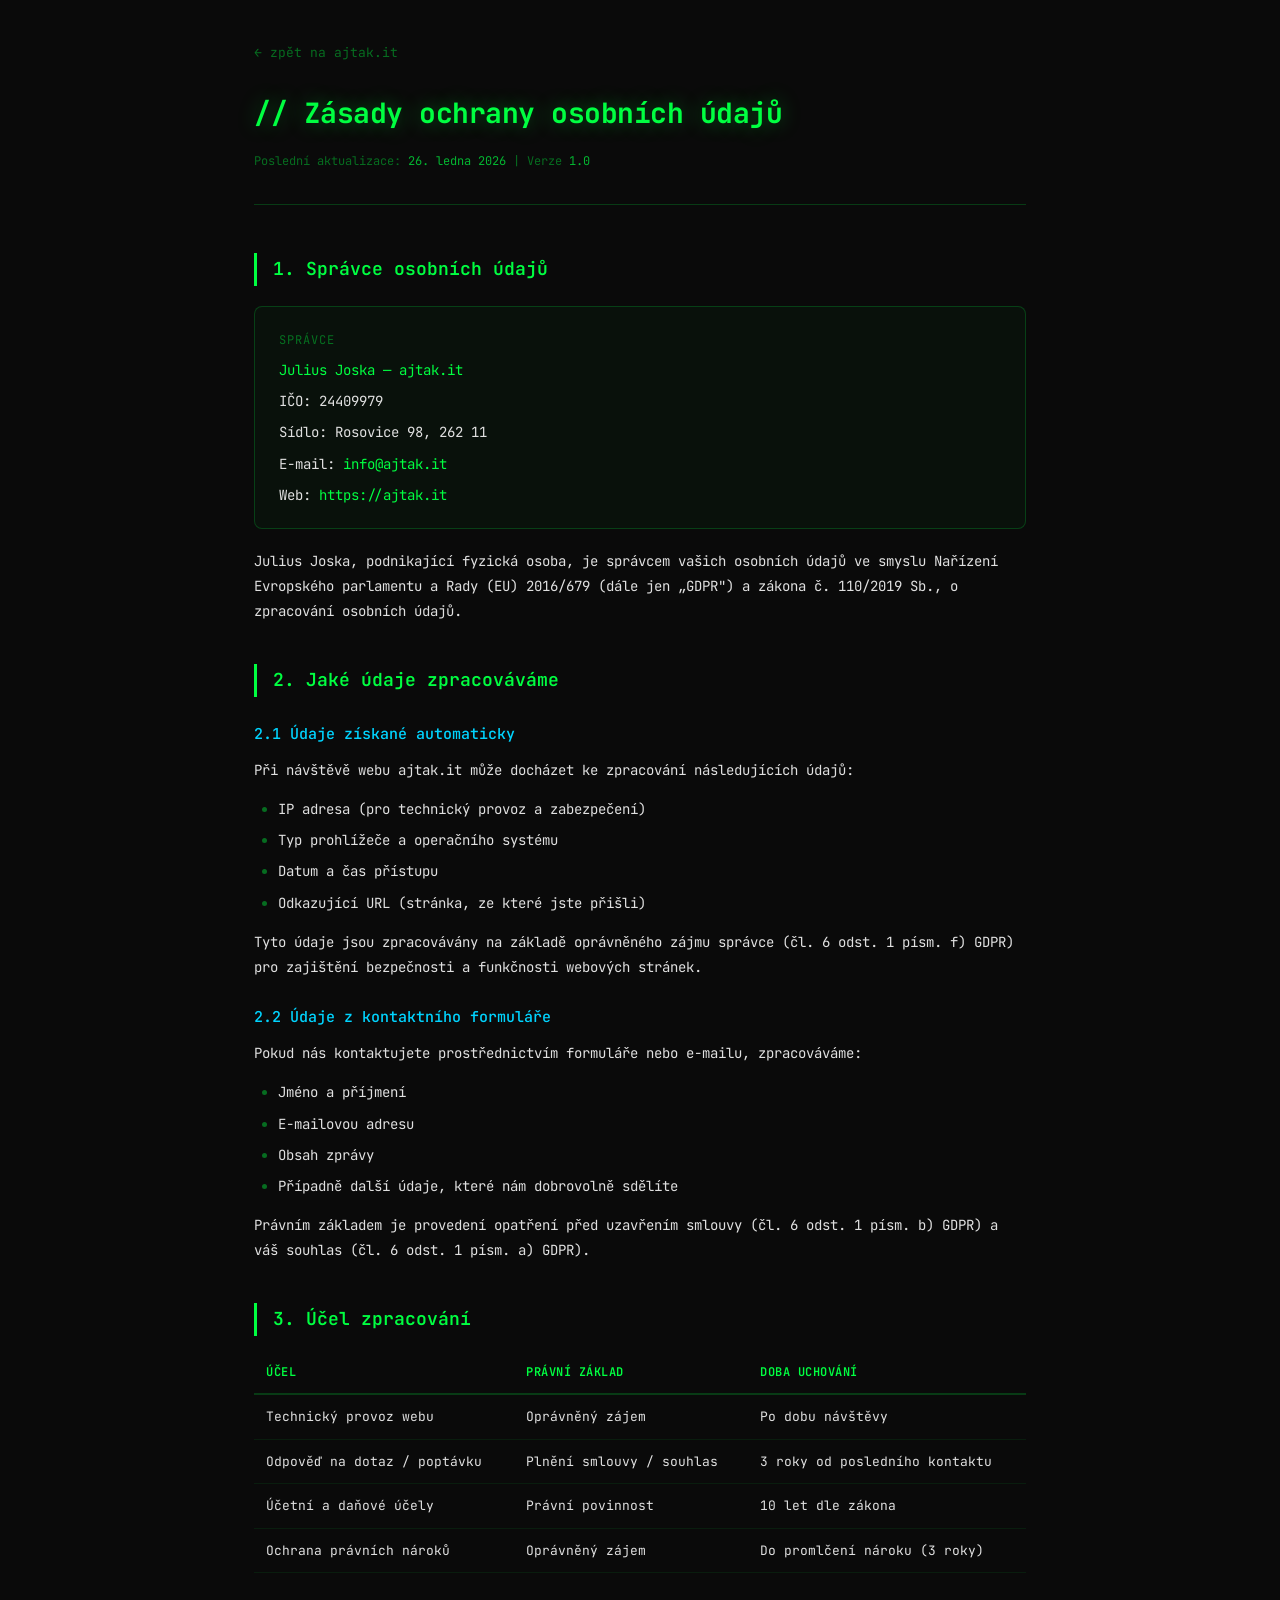
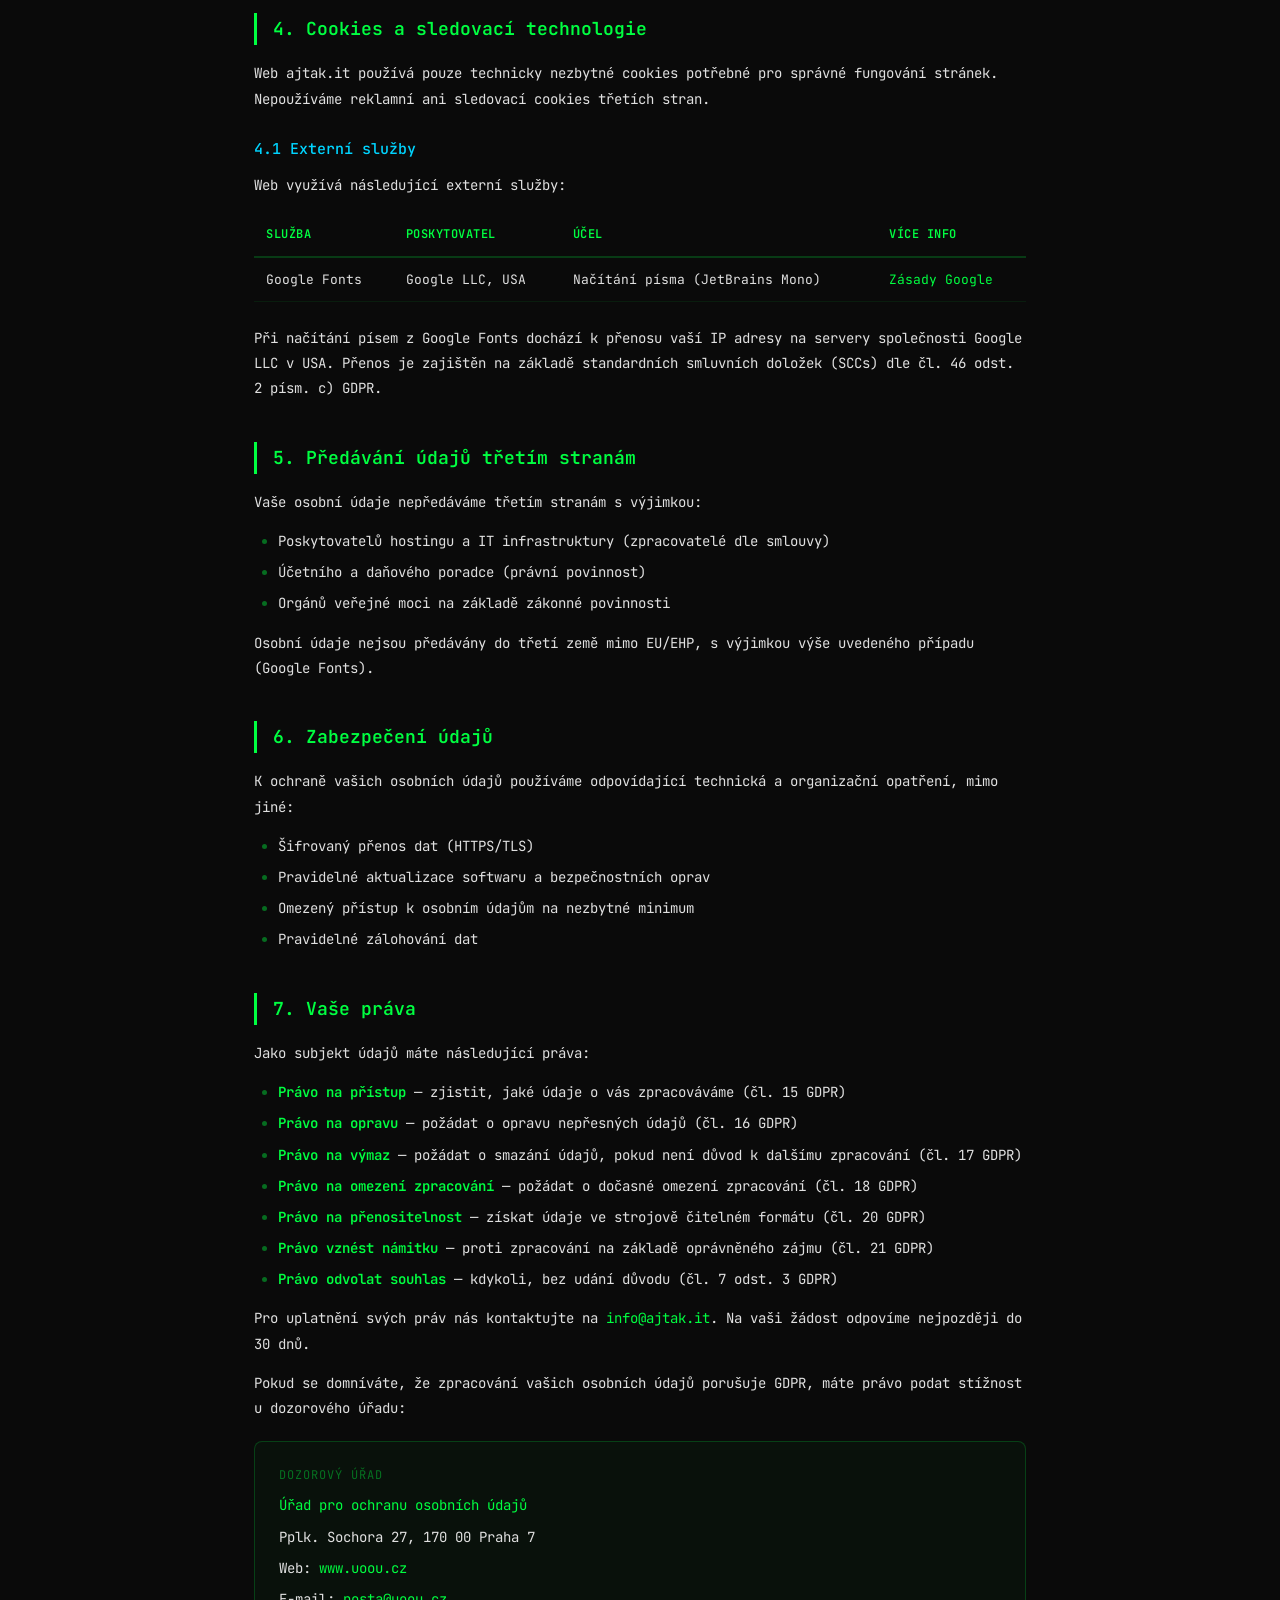
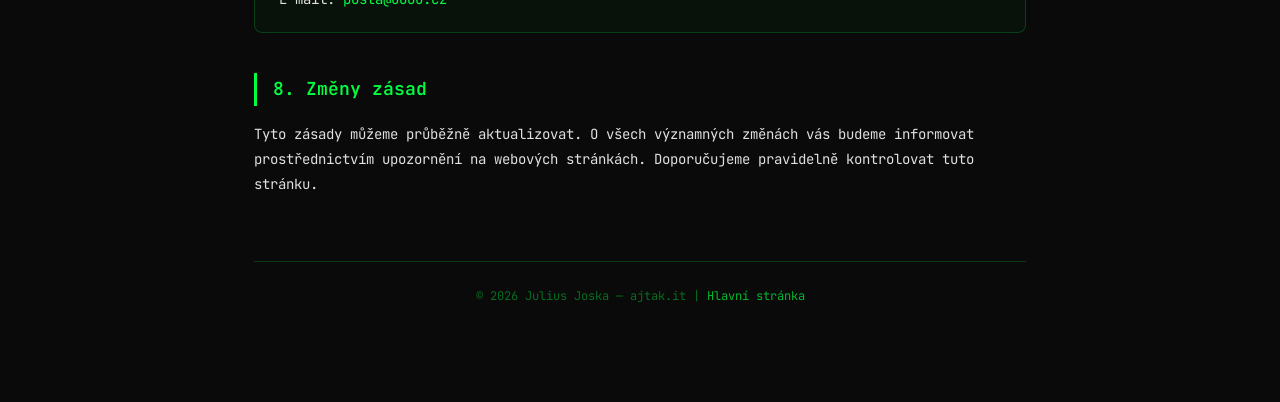
<file: privacy.html>
<!DOCTYPE html>
<html lang="cs">
<head>
    <meta charset="UTF-8">
    <meta name="viewport" content="width=device-width, initial-scale=1.0">
    <meta name="description" content="Zásady ochrany osobních údajů - ajtak.it. Informace o zpracování osobních údajů dle GDPR.">
    <meta name="robots" content="noindex, follow">
    <title>Zásady ochrany osobních údajů // ajtak.it</title>
    <link rel="icon" type="image/svg+xml" href="favicon.svg">
    <link rel="preconnect" href="https://fonts.googleapis.com">
    <link rel="preconnect" href="https://fonts.gstatic.com" crossorigin>
    <link href="https://fonts.googleapis.com/css2?family=JetBrains+Mono:wght@300;400;500;600;700&display=swap" rel="stylesheet">
    <style>
        :root {
            --matrix-green: #00ff41;
            --matrix-green-dim: #00cc33;
            --matrix-green-glow: rgba(0, 255, 65, 0.4);
            --matrix-green-subtle: rgba(0, 255, 65, 0.1);
            --cyan: #00d4ff;
            --bg-primary: #0a0a0a;
            --bg-secondary: #0d0d0d;
            --bg-card: rgba(0, 255, 65, 0.03);
            --text-primary: #00ff41;
            --text-secondary: rgba(0, 255, 65, 0.7);
            --text-dim: rgba(0, 255, 65, 0.4);
            --text-white: #e0e0e0;
            --border: rgba(0, 255, 65, 0.2);
            --font-mono: 'JetBrains Mono', 'Courier New', monospace;
        }

        *, *::before, *::after {
            box-sizing: border-box;
            margin: 0;
            padding: 0;
        }

        html { scroll-behavior: smooth; }

        body {
            font-family: var(--font-mono);
            background: var(--bg-primary);
            color: var(--text-white);
            line-height: 1.8;
            font-size: 14px;
            min-height: 100vh;
        }

        ::selection {
            background: var(--matrix-green);
            color: var(--bg-primary);
        }

        a {
            color: var(--matrix-green);
            text-decoration: none;
            transition: color 0.3s;
        }

        a:hover {
            color: var(--cyan);
            text-shadow: 0 0 8px var(--matrix-green-glow);
        }

        .container {
            max-width: 820px;
            margin: 0 auto;
            padding: 40px 24px 80px;
        }

        /* Header */
        .legal-header {
            border-bottom: 1px solid var(--border);
            padding-bottom: 32px;
            margin-bottom: 48px;
        }

        .legal-header .back-link {
            display: inline-flex;
            align-items: center;
            gap: 8px;
            font-size: 13px;
            color: var(--text-dim);
            margin-bottom: 24px;
            transition: color 0.3s;
        }

        .legal-header .back-link:hover {
            color: var(--matrix-green);
        }

        .legal-header h1 {
            font-size: 28px;
            font-weight: 700;
            color: var(--matrix-green);
            letter-spacing: -0.5px;
            margin-bottom: 12px;
            text-shadow: 0 0 20px var(--matrix-green-glow);
        }

        .legal-header .meta {
            font-size: 12px;
            color: var(--text-dim);
        }

        .legal-header .meta span {
            color: var(--text-secondary);
        }

        /* Content */
        h2 {
            font-size: 18px;
            font-weight: 600;
            color: var(--matrix-green);
            margin-top: 40px;
            margin-bottom: 16px;
            padding-left: 16px;
            border-left: 3px solid var(--matrix-green);
        }

        h3 {
            font-size: 15px;
            font-weight: 500;
            color: var(--cyan);
            margin-top: 24px;
            margin-bottom: 10px;
        }

        p {
            margin-bottom: 14px;
            color: var(--text-white);
        }

        ul, ol {
            margin-bottom: 14px;
            padding-left: 24px;
        }

        li {
            margin-bottom: 6px;
            color: var(--text-white);
        }

        li::marker {
            color: var(--text-dim);
        }

        .info-box {
            background: var(--bg-card);
            border: 1px solid var(--border);
            border-radius: 8px;
            padding: 20px 24px;
            margin: 20px 0;
        }

        .info-box p {
            margin-bottom: 6px;
        }

        .info-box p:last-child {
            margin-bottom: 0;
        }

        .info-box .label {
            color: var(--text-dim);
            font-size: 12px;
            text-transform: uppercase;
            letter-spacing: 1px;
        }

        .info-box .value {
            color: var(--matrix-green);
        }

        table {
            width: 100%;
            border-collapse: collapse;
            margin: 16px 0 24px;
            font-size: 13px;
        }

        th {
            text-align: left;
            color: var(--matrix-green);
            font-weight: 600;
            padding: 10px 12px;
            border-bottom: 2px solid var(--border);
            font-size: 12px;
            text-transform: uppercase;
            letter-spacing: 0.5px;
        }

        td {
            padding: 10px 12px;
            border-bottom: 1px solid rgba(0, 255, 65, 0.08);
            color: var(--text-white);
            vertical-align: top;
        }

        tr:hover td {
            background: var(--bg-card);
        }

        strong {
            color: var(--matrix-green);
            font-weight: 600;
        }

        /* Footer */
        .legal-footer {
            margin-top: 64px;
            padding-top: 24px;
            border-top: 1px solid var(--border);
            text-align: center;
        }

        .legal-footer p {
            font-size: 12px;
            color: var(--text-dim);
        }

        .legal-footer a {
            color: var(--text-secondary);
        }

        /* Responsive */
        @media (max-width: 600px) {
            .container { padding: 24px 16px 60px; }
            .legal-header h1 { font-size: 22px; }
            h2 { font-size: 16px; }
            table { font-size: 12px; }
            th, td { padding: 8px; }
        }
    </style>
</head>
<body>
    <div class="container">
        <header class="legal-header">
            <a href="/" class="back-link">&larr; zpět na ajtak.it</a>
            <h1>// Zásady ochrany osobních údajů</h1>
            <div class="meta">
                Poslední aktualizace: <span>26. ledna 2026</span> | Verze <span>1.0</span>
            </div>
        </header>

        <main>
            <h2>1. Správce osobních údajů</h2>
            <div class="info-box">
                <p><span class="label">Správce</span></p>
                <p><span class="value">Julius Joska — ajtak.it</span></p>
                <p>IČO: 24409979</p>
                <p>Sídlo: Rosovice 98, 262 11</p>
                <p>E-mail: <a href="mailto:info@ajtak.it">info@ajtak.it</a></p>
                <p>Web: <a href="https://ajtak.it">https://ajtak.it</a></p>
            </div>
            <p>
                Julius Joska, podnikající fyzická osoba, je správcem vašich osobních údajů
                ve smyslu Nařízení Evropského parlamentu a Rady (EU) 2016/679 (dále jen „GDPR")
                a zákona č. 110/2019 Sb., o zpracování osobních údajů.
            </p>

            <h2>2. Jaké údaje zpracováváme</h2>

            <h3>2.1 Údaje získané automaticky</h3>
            <p>Při návštěvě webu ajtak.it může docházet ke zpracování následujících údajů:</p>
            <ul>
                <li>IP adresa (pro technický provoz a zabezpečení)</li>
                <li>Typ prohlížeče a operačního systému</li>
                <li>Datum a čas přístupu</li>
                <li>Odkazující URL (stránka, ze které jste přišli)</li>
            </ul>
            <p>
                Tyto údaje jsou zpracovávány na základě oprávněného zájmu správce
                (čl. 6 odst. 1 písm. f) GDPR) pro zajištění bezpečnosti a funkčnosti webových stránek.
            </p>

            <h3>2.2 Údaje z kontaktního formuláře</h3>
            <p>Pokud nás kontaktujete prostřednictvím formuláře nebo e-mailu, zpracováváme:</p>
            <ul>
                <li>Jméno a příjmení</li>
                <li>E-mailovou adresu</li>
                <li>Obsah zprávy</li>
                <li>Případně další údaje, které nám dobrovolně sdělíte</li>
            </ul>
            <p>
                Právním základem je provedení opatření před uzavřením smlouvy
                (čl. 6 odst. 1 písm. b) GDPR) a váš souhlas (čl. 6 odst. 1 písm. a) GDPR).
            </p>

            <h2>3. Účel zpracování</h2>
            <table>
                <thead>
                    <tr>
                        <th>Účel</th>
                        <th>Právní základ</th>
                        <th>Doba uchování</th>
                    </tr>
                </thead>
                <tbody>
                    <tr>
                        <td>Technický provoz webu</td>
                        <td>Oprávněný zájem</td>
                        <td>Po dobu návštěvy</td>
                    </tr>
                    <tr>
                        <td>Odpověď na dotaz / poptávku</td>
                        <td>Plnění smlouvy / souhlas</td>
                        <td>3 roky od posledního kontaktu</td>
                    </tr>
                    <tr>
                        <td>Účetní a daňové účely</td>
                        <td>Právní povinnost</td>
                        <td>10 let dle zákona</td>
                    </tr>
                    <tr>
                        <td>Ochrana právních nároků</td>
                        <td>Oprávněný zájem</td>
                        <td>Do promlčení nároku (3 roky)</td>
                    </tr>
                </tbody>
            </table>

            <h2>4. Cookies a sledovací technologie</h2>
            <p>
                Web ajtak.it používá pouze technicky nezbytné cookies potřebné pro správné
                fungování stránek. Nepoužíváme reklamní ani sledovací cookies třetích stran.
            </p>

            <h3>4.1 Externí služby</h3>
            <p>Web využívá následující externí služby:</p>
            <table>
                <thead>
                    <tr>
                        <th>Služba</th>
                        <th>Poskytovatel</th>
                        <th>Účel</th>
                        <th>Více info</th>
                    </tr>
                </thead>
                <tbody>
                    <tr>
                        <td>Google Fonts</td>
                        <td>Google LLC, USA</td>
                        <td>Načítání písma (JetBrains Mono)</td>
                        <td><a href="https://policies.google.com/privacy" target="_blank" rel="noopener noreferrer">Zásady Google</a></td>
                    </tr>
                </tbody>
            </table>
            <p>
                Při načítání písem z Google Fonts dochází k přenosu vaší IP adresy na servery
                společnosti Google LLC v USA. Přenos je zajištěn na základě standardních
                smluvních doložek (SCCs) dle čl. 46 odst. 2 písm. c) GDPR.
            </p>

            <h2>5. Předávání údajů třetím stranám</h2>
            <p>Vaše osobní údaje nepředáváme třetím stranám s výjimkou:</p>
            <ul>
                <li>Poskytovatelů hostingu a IT infrastruktury (zpracovatelé dle smlouvy)</li>
                <li>Účetního a daňového poradce (právní povinnost)</li>
                <li>Orgánů veřejné moci na základě zákonné povinnosti</li>
            </ul>
            <p>
                Osobní údaje nejsou předávány do třetí země mimo EU/EHP, s výjimkou
                výše uvedeného případu (Google Fonts).
            </p>

            <h2>6. Zabezpečení údajů</h2>
            <p>
                K ochraně vašich osobních údajů používáme odpovídající technická
                a organizační opatření, mimo jiné:
            </p>
            <ul>
                <li>Šifrovaný přenos dat (HTTPS/TLS)</li>
                <li>Pravidelné aktualizace softwaru a bezpečnostních oprav</li>
                <li>Omezený přístup k osobním údajům na nezbytné minimum</li>
                <li>Pravidelné zálohování dat</li>
            </ul>

            <h2>7. Vaše práva</h2>
            <p>Jako subjekt údajů máte následující práva:</p>
            <ul>
                <li><strong>Právo na přístup</strong> — zjistit, jaké údaje o vás zpracováváme (čl. 15 GDPR)</li>
                <li><strong>Právo na opravu</strong> — požádat o opravu nepřesných údajů (čl. 16 GDPR)</li>
                <li><strong>Právo na výmaz</strong> — požádat o smazání údajů, pokud není důvod k dalšímu zpracování (čl. 17 GDPR)</li>
                <li><strong>Právo na omezení zpracování</strong> — požádat o dočasné omezení zpracování (čl. 18 GDPR)</li>
                <li><strong>Právo na přenositelnost</strong> — získat údaje ve strojově čitelném formátu (čl. 20 GDPR)</li>
                <li><strong>Právo vznést námitku</strong> — proti zpracování na základě oprávněného zájmu (čl. 21 GDPR)</li>
                <li><strong>Právo odvolat souhlas</strong> — kdykoli, bez udání důvodu (čl. 7 odst. 3 GDPR)</li>
            </ul>
            <p>
                Pro uplatnění svých práv nás kontaktujte na
                <a href="mailto:info@ajtak.it">info@ajtak.it</a>.
                Na vaši žádost odpovíme nejpozději do 30 dnů.
            </p>
            <p>
                Pokud se domníváte, že zpracování vašich osobních údajů porušuje GDPR,
                máte právo podat stížnost u dozorového úřadu:
            </p>
            <div class="info-box">
                <p><span class="label">Dozorový úřad</span></p>
                <p><span class="value">Úřad pro ochranu osobních údajů</span></p>
                <p>Pplk. Sochora 27, 170 00 Praha 7</p>
                <p>Web: <a href="https://www.uoou.cz" target="_blank" rel="noopener noreferrer">www.uoou.cz</a></p>
                <p>E-mail: <a href="mailto:posta@uoou.cz">posta@uoou.cz</a></p>
            </div>

            <h2>8. Změny zásad</h2>
            <p>
                Tyto zásady můžeme průběžně aktualizovat. O všech významných změnách vás
                budeme informovat prostřednictvím upozornění na webových stránkách.
                Doporučujeme pravidelně kontrolovat tuto stránku.
            </p>
        </main>

        <footer class="legal-footer">
            <p>&copy; 2026 Julius Joska — ajtak.it | <a href="/">Hlavní stránka</a></p>
        </footer>
    </div>
</body>
</html>
</file>
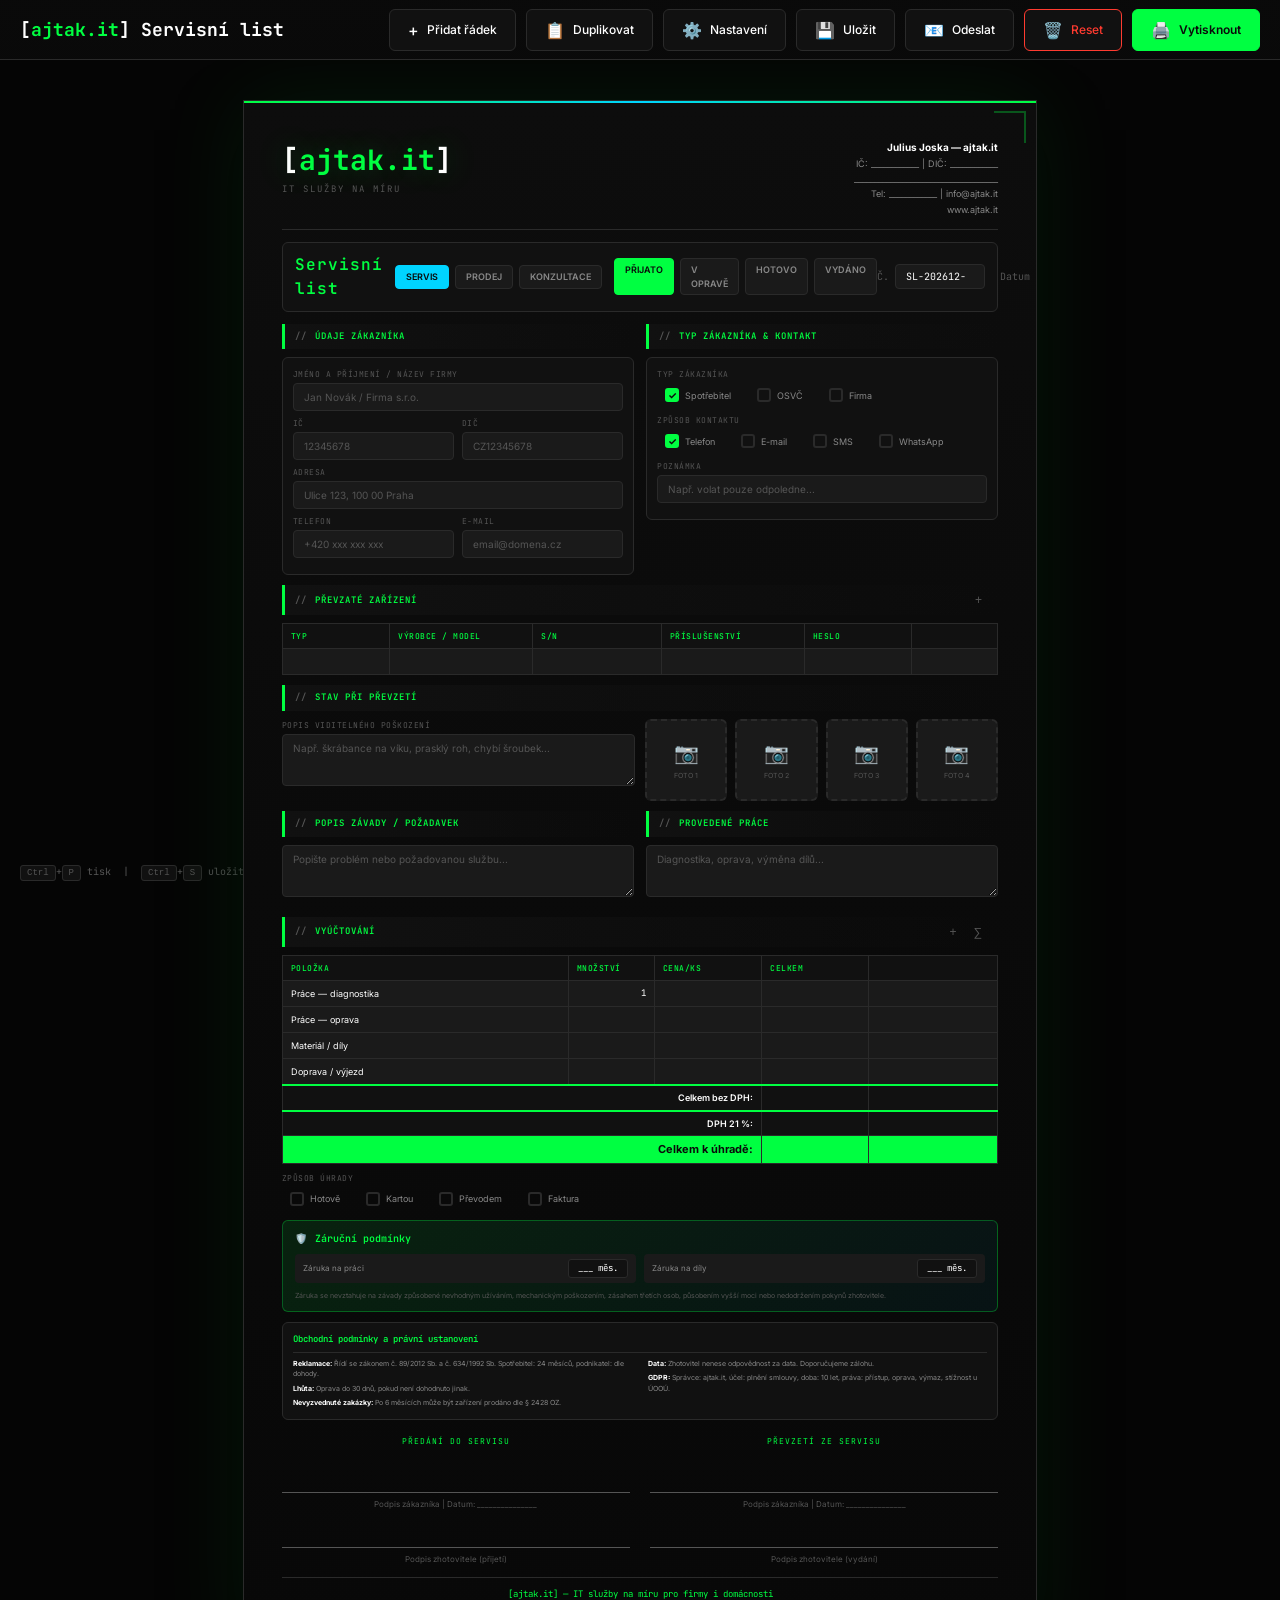
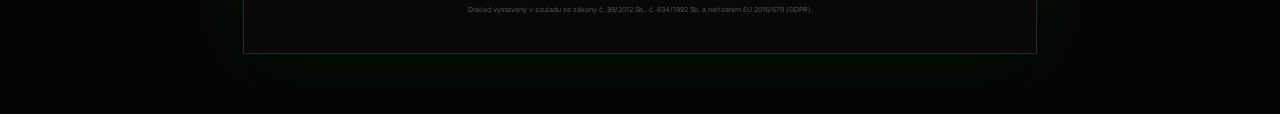
<file: SERVISNI_LIST_VZOR.html>
<!DOCTYPE html>
<html lang="cs">
<head>
    <meta charset="UTF-8">
    <meta name="viewport" content="width=device-width, initial-scale=1.0">
    <title>Servisní list — ajtak.it</title>
    <link rel="preconnect" href="https://fonts.googleapis.com">
    <link rel="preconnect" href="https://fonts.gstatic.com" crossorigin>
    <link href="https://fonts.googleapis.com/css2?family=JetBrains+Mono:wght@300;400;500;600;700&family=Inter:wght@300;400;500;600;700&display=swap" rel="stylesheet">
    <style>
        :root {
            --matrix-green: #00ff41;
            --matrix-green-dark: #00cc33;
            --matrix-green-glow: rgba(0, 255, 65, 0.3);
            --matrix-green-subtle: rgba(0, 255, 65, 0.1);
            --cyan: #00d4ff;
            --cyan-glow: rgba(0, 212, 255, 0.3);
            --orange: #ff9500;
            --red: #ff3b30;
            --purple: #af52de;
            --bg-dark: #0a0a0a;
            --bg-darker: #050505;
            --bg-card: #111111;
            --bg-card-hover: #161616;
            --bg-input: #1a1a1a;
            --text-primary: #ffffff;
            --text-secondary: #888888;
            --text-muted: #555555;
            --border-color: #2a2a2a;
            --border-focus: #00ff41;
        }
        
        * {
            margin: 0;
            padding: 0;
            box-sizing: border-box;
        }
        
        body {
            font-family: 'Inter', -apple-system, BlinkMacSystemFont, sans-serif;
            font-size: 11px;
            line-height: 1.5;
            color: var(--text-primary);
            background: var(--bg-darker);
            min-height: 100vh;
        }
        
        /* ==================== PAGE LAYOUT ==================== */
        .page {
            width: 210mm;
            min-height: 297mm;
            padding: 10mm;
            margin: 20px auto;
            background: linear-gradient(180deg, #0d0d0d 0%, #0a0a0a 50%, #080808 100%);
            box-shadow: 0 0 80px rgba(0, 255, 65, 0.08), 0 30px 60px rgba(0, 0, 0, 0.6);
            border: 1px solid var(--border-color);
            position: relative;
            overflow: hidden;
        }
        
        .page::before {
            content: '';
            position: absolute;
            top: 0;
            left: 0;
            right: 0;
            height: 2px;
            background: linear-gradient(90deg, var(--matrix-green), var(--cyan), var(--matrix-green));
            animation: gradient-shift 3s ease infinite;
        }
        
        @keyframes gradient-shift {
            0%, 100% { opacity: 1; }
            50% { opacity: 0.7; }
        }
        
        /* Corner decorations */
        .page::after {
            content: '';
            position: absolute;
            top: 10px;
            right: 10px;
            width: 30px;
            height: 30px;
            border-top: 2px solid var(--matrix-green);
            border-right: 2px solid var(--matrix-green);
            opacity: 0.3;
        }
        
        /* ==================== PRINT STYLES ==================== */
        @media print {
            @page {
                size: A4;
                margin: 6mm;
            }
            
            * {
                -webkit-print-color-adjust: exact !important;
                print-color-adjust: exact !important;
                color-adjust: exact !important;
                box-shadow: none !important;
            }
            
            html, body { 
                margin: 0 !important;
                padding: 0 !important;
                background: #fff !important; 
                color: #000 !important;
                font-size: 9pt !important;
                width: 100% !important;
            }
            
            .page { 
                width: 100% !important;
                max-width: 100% !important;
                min-height: auto !important;
                height: auto !important;
                padding: 3mm !important;
                margin: 0 !important;
                box-shadow: none !important;
                border: none !important;
                background: #fff !important;
            }
            
            .page::before, .page::after {
                display: none !important;
            }
            
            .no-print, .toolbar, .settings-panel, .shortcuts-hint, .toast { 
                display: none !important; 
            }
            
            /* DULEZITE: Vsechny pozadi na bile */
            .card, .section, .signature-section, .header, .doc-header,
            .warranty-box, .terms-section, .notes-section, .footer,
            .grid-2, .grid-3, .photo-section, .signatures-grid {
                background: #fff !important;
                border-color: #ccc !important;
            }
            
            /* Vsechny texty cerne */
            *, p, span, div, td, th, label, h1, h2, h3, h4, input, textarea {
                color: #000 !important;
                text-shadow: none !important;
                background-color: transparent !important;
            }
            
            /* Logo */
            .logo {
                text-shadow: none !important;
            }
            
            .logo span {
                color: #006622 !important;
            }
            
            .logo-tagline {
                color: #666 !important;
            }
            
            /* Company info */
            .company-info, .company-info strong {
                color: #000 !important;
            }
            
            /* Doc header */
            .doc-header {
                background: #f8f8f8 !important;
                border: 1px solid #ccc !important;
            }
            
            .doc-title {
                color: #006622 !important;
            }
            
            /* Section titles */
            .section-title {
                background: #f5f5f5 !important;
                border-left: 3px solid #006622 !important;
                color: #006622 !important;
            }
            
            .section-title-text {
                color: #006622 !important;
            }
            
            .section-title-text::before {
                color: #999 !important;
            }
            
            /* Cards */
            .card {
                background: #fff !important;
                border: 1px solid #ddd !important;
            }
            
            /* Form inputs */
            .form-input, [contenteditable="true"], input, textarea {
                background: #fff !important;
                border: 1px solid #ccc !important;
                color: #000 !important;
            }
            
            .form-label {
                color: #555 !important;
            }
            
            /* Checkboxes */
            .checkbox {
                border: 2px solid #333 !important;
                background: #fff !important;
            }
            
            .checkbox.checked {
                background: #006622 !important;
                border-color: #006622 !important;
                -webkit-print-color-adjust: exact !important;
            }
            
            .checkbox.checked::after {
                color: #fff !important;
            }
            
            .checkbox-label {
                color: #000 !important;
            }
            
            /* Tabulky */
            .pricing-table, .device-table {
                border-collapse: collapse !important;
            }
            
            .pricing-table th, .device-table th {
                background: #f5f5f5 !important;
                color: #000 !important;
                border: 1px solid #999 !important;
            }
            
            .pricing-table td, .device-table td {
                background: #fff !important;
                color: #000 !important;
                border: 1px solid #999 !important;
            }
            
            .pricing-table tr.grand-total td {
                background: #006622 !important;
                color: #fff !important;
                -webkit-print-color-adjust: exact !important;
            }
            
            .pricing-table tr.total-row td {
                background: #f5f5f5 !important;
                color: #000 !important;
            }
            
            /* Warranty box */
            .warranty-box {
                background: #f8fff8 !important;
                border: 1px solid #006622 !important;
            }
            
            .warranty-title {
                color: #006622 !important;
            }
            
            .warranty-item {
                background: #fff !important;
            }
            
            .warranty-value {
                background: #fff !important;
                border: 1px solid #ccc !important;
            }
            
            .warranty-note {
                color: #555 !important;
            }
            
            /* Terms */
            .terms-section {
                background: #fff !important;
                border: 1px solid #ccc !important;
            }
            
            .terms-title {
                color: #006622 !important;
            }
            
            .terms-content {
                color: #333 !important;
            }
            
            /* Photos */
            .photo-box {
                border: 1px solid #ccc !important;
                background: #fff !important;
            }
            
            .photo-icon, .photo-text {
                color: #999 !important;
            }
            
            .remove-photo {
                display: none !important;
            }
            
            /* Signatures */
            .signature-box {
                page-break-inside: avoid !important;
            }
            
            .signature-label {
                color: #006622 !important;
            }
            
            .signature-area {
                border-bottom: 1px solid #000 !important;
                background: #fff !important;
            }
            
            .signature-info {
                color: #555 !important;
            }
            
            /* Footer */
            .footer {
                border-top: 1px solid #ccc !important;
                page-break-inside: avoid !important;
            }
            
            .footer-brand {
                color: #006622 !important;
            }
            
            .footer-legal {
                color: #555 !important;
            }
            
            /* Status badges - skryt interaktivni, zobrazit jen text */
            .doc-type-selector, .status-selector {
                display: none !important;
            }
            
            .status-option, .doc-type-option {
                display: none !important;
            }
            
            .status-option.active, .doc-type-option.active {
                display: inline-block !important;
                background: #006622 !important;
                color: #fff !important;
                -webkit-print-color-adjust: exact !important;
            }
            
            /* Meta values */
            .meta-value {
                background: #fff !important;
                border: 1px solid #ccc !important;
            }
            
            .meta-label {
                color: #555 !important;
            }
            
            /* Row actions skryt */
            .row-actions, .section-actions, .section-btn {
                display: none !important;
            }
            
            /* Page break pro 2-stranovy dokument */
            .page-break-before {
                page-break-before: always !important;
                break-before: page !important;
                margin-top: 0 !important;
                padding-top: 10mm !important;
            }
        }
        
        /* ==================== TOOLBAR ==================== */
        .toolbar {
            position: fixed;
            top: 0;
            left: 0;
            right: 0;
            height: 60px;
            background: linear-gradient(180deg, rgba(10, 10, 10, 0.98), rgba(10, 10, 10, 0.95));
            backdrop-filter: blur(20px);
            border-bottom: 1px solid var(--border-color);
            display: flex;
            align-items: center;
            justify-content: space-between;
            padding: 0 20px;
            z-index: 1000;
        }
        
        .toolbar-brand {
            font-family: 'JetBrains Mono', monospace;
            font-size: 18px;
            font-weight: 700;
            color: var(--text-primary);
        }
        
        .toolbar-brand span {
            color: var(--matrix-green);
        }
        
        .toolbar-actions {
            display: flex;
            gap: 10px;
            align-items: center;
        }
        
        .btn {
            background: var(--bg-card);
            color: var(--text-primary);
            border: 1px solid var(--border-color);
            padding: 10px 18px;
            font-size: 12px;
            font-weight: 500;
            font-family: 'Inter', sans-serif;
            cursor: pointer;
            border-radius: 6px;
            transition: all 0.2s;
            display: flex;
            align-items: center;
            gap: 8px;
        }
        
        .btn:hover {
            background: var(--bg-card-hover);
            border-color: var(--matrix-green);
        }
        
        .btn-primary {
            background: var(--matrix-green);
            color: var(--bg-dark);
            border-color: var(--matrix-green);
            font-weight: 600;
        }
        
        .btn-primary:hover {
            background: var(--matrix-green-dark);
            box-shadow: 0 0 20px var(--matrix-green-glow);
        }
        
        .btn-danger {
            border-color: var(--red);
            color: var(--red);
        }
        
        .btn-danger:hover {
            background: var(--red);
            color: white;
        }
        
        .btn-icon {
            font-size: 16px;
        }
        
        /* ==================== SETTINGS PANEL ==================== */
        .settings-panel {
            position: fixed;
            top: 60px;
            right: -400px;
            width: 380px;
            height: calc(100vh - 60px);
            background: var(--bg-dark);
            border-left: 1px solid var(--border-color);
            z-index: 999;
            transition: right 0.3s ease;
            overflow-y: auto;
            padding: 20px;
        }
        
        .settings-panel.open {
            right: 0;
        }
        
        .settings-title {
            font-family: 'JetBrains Mono', monospace;
            font-size: 14px;
            font-weight: 600;
            color: var(--matrix-green);
            margin-bottom: 20px;
            padding-bottom: 10px;
            border-bottom: 1px solid var(--border-color);
            display: flex;
            align-items: center;
            gap: 10px;
        }
        
        .settings-section {
            margin-bottom: 25px;
        }
        
        .settings-section-title {
            font-size: 11px;
            font-weight: 600;
            color: var(--text-secondary);
            text-transform: uppercase;
            letter-spacing: 1px;
            margin-bottom: 12px;
        }
        
        .settings-row {
            display: flex;
            justify-content: space-between;
            align-items: center;
            padding: 10px 0;
            border-bottom: 1px solid var(--border-color);
        }
        
        .settings-label {
            font-size: 12px;
            color: var(--text-primary);
        }
        
        .settings-input {
            width: 180px;
            padding: 8px 12px;
            background: var(--bg-input);
            border: 1px solid var(--border-color);
            border-radius: 4px;
            color: var(--text-primary);
            font-size: 12px;
            font-family: inherit;
        }
        
        .settings-input:focus {
            outline: none;
            border-color: var(--matrix-green);
        }
        
        .settings-textarea {
            width: 100%;
            min-height: 80px;
            margin-top: 8px;
        }
        
        /* Toggle Switch */
        .toggle {
            position: relative;
            width: 44px;
            height: 24px;
            background: var(--bg-input);
            border-radius: 12px;
            cursor: pointer;
            transition: background 0.2s;
        }
        
        .toggle.active {
            background: var(--matrix-green);
        }
        
        .toggle::after {
            content: '';
            position: absolute;
            top: 2px;
            left: 2px;
            width: 20px;
            height: 20px;
            background: white;
            border-radius: 50%;
            transition: transform 0.2s;
        }
        
        .toggle.active::after {
            transform: translateX(20px);
        }
        
        /* ==================== MAIN CONTENT ==================== */
        .main-content {
            padding-top: 80px;
            padding-bottom: 40px;
        }
        
        /* ==================== HEADER ==================== */
        .header {
            display: flex;
            justify-content: space-between;
            align-items: flex-start;
            padding-bottom: 12px;
            margin-bottom: 12px;
            border-bottom: 1px solid var(--border-color);
        }
        
        .logo-section {
            display: flex;
            align-items: center;
            gap: 15px;
        }
        
        .logo {
            font-family: 'JetBrains Mono', monospace;
            font-size: 28px;
            font-weight: 700;
            color: var(--text-primary);
            text-shadow: 0 0 30px var(--matrix-green-glow);
        }
        
        .logo span {
            color: var(--matrix-green);
        }
        
        .logo-tagline {
            font-size: 9px;
            color: var(--text-muted);
            font-family: 'JetBrains Mono', monospace;
            letter-spacing: 2px;
            text-transform: uppercase;
            margin-top: 2px;
        }
        
        .company-info {
            text-align: right;
            font-size: 9px;
            color: var(--text-secondary);
            line-height: 1.7;
        }
        
        .company-info strong {
            color: var(--text-primary);
            font-size: 10px;
        }
        
        .company-info .editable-company {
            cursor: pointer;
            transition: color 0.2s;
        }
        
        .company-info .editable-company:hover {
            color: var(--matrix-green);
        }
        
        /* ==================== DOCUMENT HEADER ==================== */
        .doc-header {
            display: flex;
            justify-content: space-between;
            align-items: center;
            margin-bottom: 12px;
            padding: 10px 12px;
            background: var(--bg-card);
            border: 1px solid var(--border-color);
            border-radius: 6px;
        }
        
        .doc-title-section {
            display: flex;
            align-items: center;
            gap: 12px;
        }
        
        .doc-title {
            font-family: 'JetBrains Mono', monospace;
            font-size: 16px;
            font-weight: 600;
            color: var(--matrix-green);
            letter-spacing: 1px;
        }
        
        .doc-type-selector {
            display: flex;
            gap: 6px;
        }
        
        .doc-type-option {
            padding: 4px 10px;
            border-radius: 4px;
            font-size: 9px;
            font-weight: 600;
            text-transform: uppercase;
            cursor: pointer;
            border: 1px solid var(--border-color);
            background: var(--bg-input);
            color: var(--text-secondary);
            transition: all 0.2s;
        }
        
        .doc-type-option:hover {
            border-color: var(--cyan);
            color: var(--cyan);
        }
        
        .doc-type-option.active {
            background: var(--cyan);
            color: var(--bg-dark);
            border-color: var(--cyan);
        }
        
        .status-selector {
            display: flex;
            gap: 6px;
        }
        
        .status-option {
            padding: 4px 10px;
            border-radius: 4px;
            font-size: 9px;
            font-weight: 600;
            text-transform: uppercase;
            cursor: pointer;
            border: 1px solid var(--border-color);
            background: var(--bg-input);
            color: var(--text-secondary);
            transition: all 0.2s;
        }
        
        .status-option:hover {
            border-color: var(--matrix-green);
        }
        
        .status-option.active {
            background: var(--matrix-green);
            color: var(--bg-dark);
            border-color: var(--matrix-green);
        }
        
        .status-option[data-status="oprava"].active {
            background: var(--orange);
            border-color: var(--orange);
        }
        
        .status-option[data-status="hotovo"].active {
            background: var(--cyan);
            border-color: var(--cyan);
        }
        
        .status-option[data-status="vydano"].active {
            background: var(--purple);
            border-color: var(--purple);
        }
        
        .doc-meta {
            display: flex;
            gap: 15px;
            font-family: 'JetBrains Mono', monospace;
            font-size: 10px;
        }
        
        .meta-item {
            display: flex;
            align-items: center;
            gap: 6px;
        }
        
        .meta-label {
            color: var(--text-muted);
        }
        
        .meta-value {
            color: var(--text-primary);
            background: var(--bg-input);
            padding: 4px 10px;
            border-radius: 4px;
            border: 1px solid var(--border-color);
            min-width: 90px;
            transition: all 0.2s;
        }
        
        .meta-value:focus {
            outline: none;
            border-color: var(--matrix-green);
            box-shadow: 0 0 0 2px var(--matrix-green-glow);
        }
        
        /* ==================== SECTIONS ==================== */
        .section {
            margin-bottom: 10px;
        }
        
        .section-title {
            display: flex;
            align-items: center;
            justify-content: space-between;
            background: linear-gradient(90deg, var(--bg-card), transparent);
            padding: 6px 10px;
            font-family: 'JetBrains Mono', monospace;
            font-weight: 600;
            font-size: 9px;
            color: var(--matrix-green);
            border-left: 3px solid var(--matrix-green);
            margin-bottom: 8px;
            text-transform: uppercase;
            letter-spacing: 1px;
        }
        
        .section-title-text {
            display: flex;
            align-items: center;
            gap: 8px;
        }
        
        .section-title-text::before {
            content: '//';
            color: var(--text-muted);
        }
        
        .section-actions {
            display: flex;
            gap: 5px;
        }
        
        .section-btn {
            background: transparent;
            border: none;
            color: var(--text-muted);
            cursor: pointer;
            padding: 2px 6px;
            font-size: 12px;
            border-radius: 3px;
            transition: all 0.2s;
        }
        
        .section-btn:hover {
            background: var(--bg-input);
            color: var(--matrix-green);
        }
        
        /* ==================== GRID LAYOUTS ==================== */
        .grid-2 {
            display: grid;
            grid-template-columns: 1fr 1fr;
            gap: 12px;
        }
        
        .grid-3 {
            display: grid;
            grid-template-columns: 1fr 1fr 1fr;
            gap: 10px;
        }
        
        /* ==================== CARDS ==================== */
        .card {
            background: var(--bg-card);
            border: 1px solid var(--border-color);
            border-radius: 6px;
            padding: 10px;
            transition: border-color 0.2s;
        }
        
        .card:hover {
            border-color: rgba(0, 255, 65, 0.3);
        }
        
        /* ==================== FORM ELEMENTS ==================== */
        .form-group {
            margin-bottom: 6px;
        }
        
        .form-label {
            display: block;
            font-size: 8px;
            color: var(--text-muted);
            margin-bottom: 3px;
            font-family: 'JetBrains Mono', monospace;
            text-transform: uppercase;
            letter-spacing: 0.5px;
        }
        
        .form-input {
            width: 100%;
            padding: 7px 10px;
            background: var(--bg-input);
            border: 1px solid var(--border-color);
            border-radius: 4px;
            color: var(--text-primary);
            font-size: 10px;
            font-family: inherit;
            transition: all 0.2s;
        }
        
        .form-input:focus {
            outline: none;
            border-color: var(--matrix-green);
            box-shadow: 0 0 0 2px var(--matrix-green-glow);
        }
        
        .form-input::placeholder {
            color: var(--text-muted);
        }
        
        textarea.form-input {
            resize: vertical;
            min-height: 50px;
        }
        
        .compact-row {
            display: flex;
            gap: 8px;
            margin-bottom: 6px;
        }
        
        .compact-row .form-group {
            flex: 1;
            margin-bottom: 0;
        }
        
        /* ==================== CHECKBOXES ==================== */
        .checkbox-group {
            display: flex;
            flex-wrap: wrap;
            gap: 10px;
        }
        
        .checkbox-item {
            display: flex;
            align-items: center;
            gap: 6px;
            cursor: pointer;
            padding: 4px 8px;
            border-radius: 4px;
            transition: background 0.2s;
        }
        
        .checkbox-item:hover {
            background: var(--bg-input);
        }
        
        .checkbox {
            width: 14px;
            height: 14px;
            border: 2px solid var(--border-color);
            border-radius: 3px;
            display: flex;
            align-items: center;
            justify-content: center;
            transition: all 0.2s;
            flex-shrink: 0;
        }
        
        .checkbox.checked {
            background: var(--matrix-green);
            border-color: var(--matrix-green);
        }
        
        .checkbox.checked::after {
            content: '✓';
            font-size: 10px;
            color: var(--bg-dark);
            font-weight: bold;
        }
        
        .checkbox-label {
            font-size: 9px;
            color: var(--text-secondary);
        }
        
        /* ==================== TABLES ==================== */
        .device-table, .pricing-table {
            width: 100%;
            border-collapse: collapse;
        }
        
        .device-table th, .pricing-table th {
            background: var(--bg-card);
            color: var(--matrix-green);
            font-family: 'JetBrains Mono', monospace;
            font-size: 8px;
            font-weight: 500;
            text-transform: uppercase;
            letter-spacing: 0.5px;
            padding: 6px 8px;
            text-align: left;
            border: 1px solid var(--border-color);
        }
        
        .device-table td, .pricing-table td {
            padding: 5px 8px;
            border: 1px solid var(--border-color);
            font-size: 9px;
            background: var(--bg-input);
            transition: background 0.2s;
        }
        
        .device-table td:focus, .pricing-table td:focus {
            outline: none;
            background: var(--bg-card);
            box-shadow: inset 0 0 0 1px var(--matrix-green);
        }
        
        .pricing-table td.number {
            text-align: right;
            font-family: 'JetBrains Mono', monospace;
        }
        
        .pricing-table tr.total-row td {
            background: var(--bg-card);
            font-weight: 600;
            border-top: 2px solid var(--matrix-green);
        }
        
        .pricing-table tr.grand-total td {
            background: var(--matrix-green);
            color: var(--bg-dark);
            font-weight: 700;
            font-size: 11px;
        }
        
        /* Row actions */
        .row-actions {
            display: flex;
            gap: 3px;
            opacity: 0;
            transition: opacity 0.2s;
        }
        
        tr:hover .row-actions {
            opacity: 1;
        }
        
        .row-btn {
            background: transparent;
            border: none;
            color: var(--text-muted);
            cursor: pointer;
            padding: 2px 5px;
            font-size: 10px;
            border-radius: 3px;
        }
        
        .row-btn:hover {
            background: var(--bg-card);
            color: var(--matrix-green);
        }
        
        .row-btn.delete:hover {
            color: var(--red);
        }
        
        /* ==================== PHOTO GRID ==================== */
        .photo-section {
            display: flex;
            gap: 10px;
            align-items: flex-start;
        }
        
        .photo-description {
            flex: 1;
        }
        
        .photo-grid {
            display: grid;
            grid-template-columns: repeat(4, 1fr);
            gap: 8px;
            flex: 1;
        }
        
        .photo-box {
            aspect-ratio: 1;
            border: 2px dashed var(--border-color);
            border-radius: 6px;
            display: flex;
            flex-direction: column;
            align-items: center;
            justify-content: center;
            cursor: pointer;
            transition: all 0.2s;
            background: var(--bg-input);
            position: relative;
            overflow: hidden;
        }
        
        .photo-box:hover {
            border-color: var(--matrix-green);
            background: var(--matrix-green-subtle);
        }
        
        .photo-box.has-image {
            border-style: solid;
            border-color: var(--matrix-green);
        }
        
        .photo-box img {
            width: 100%;
            height: 100%;
            object-fit: cover;
            position: absolute;
            top: 0;
            left: 0;
        }
        
        .photo-box .remove-photo {
            position: absolute;
            top: 3px;
            right: 3px;
            background: var(--red);
            color: white;
            border: none;
            width: 18px;
            height: 18px;
            border-radius: 50%;
            cursor: pointer;
            font-size: 10px;
            display: none;
            align-items: center;
            justify-content: center;
        }
        
        .photo-box.has-image:hover .remove-photo {
            display: flex;
        }
        
        .photo-icon {
            font-size: 20px;
            color: var(--text-muted);
            margin-bottom: 3px;
        }
        
        .photo-text {
            font-size: 7px;
            color: var(--text-muted);
            text-transform: uppercase;
        }
        
        /* ==================== WARRANTY BOX ==================== */
        .warranty-box {
            background: linear-gradient(135deg, var(--matrix-green-subtle), rgba(0, 212, 255, 0.05));
            border: 1px solid rgba(0, 255, 65, 0.3);
            border-radius: 6px;
            padding: 10px 12px;
            margin-top: 10px;
        }
        
        .warranty-title {
            font-family: 'JetBrains Mono', monospace;
            font-size: 10px;
            font-weight: 600;
            color: var(--matrix-green);
            margin-bottom: 8px;
            display: flex;
            align-items: center;
            gap: 8px;
        }
        
        .warranty-grid {
            display: grid;
            grid-template-columns: repeat(2, 1fr);
            gap: 8px;
        }
        
        .warranty-item {
            display: flex;
            justify-content: space-between;
            align-items: center;
            padding: 5px 8px;
            background: var(--bg-input);
            border-radius: 4px;
        }
        
        .warranty-label {
            font-size: 8px;
            color: var(--text-secondary);
        }
        
        .warranty-value {
            font-family: 'JetBrains Mono', monospace;
            font-size: 9px;
            color: var(--text-primary);
            background: var(--bg-card);
            padding: 2px 8px;
            border-radius: 3px;
            border: 1px solid var(--border-color);
            min-width: 60px;
            text-align: center;
        }
        
        .warranty-value:focus {
            outline: none;
            border-color: var(--matrix-green);
        }
        
        .warranty-note {
            font-size: 7px;
            color: var(--text-muted);
            margin-top: 8px;
            line-height: 1.4;
        }
        
        /* ==================== TERMS ==================== */
        .terms-section {
            background: var(--bg-card);
            border: 1px solid var(--border-color);
            border-radius: 6px;
            padding: 10px;
            margin-top: 10px;
        }
        
        .terms-title {
            font-family: 'JetBrains Mono', monospace;
            font-size: 9px;
            font-weight: 600;
            color: var(--matrix-green);
            margin-bottom: 6px;
            padding-bottom: 5px;
            border-bottom: 1px solid var(--border-color);
        }
        
        .terms-content {
            font-size: 7px;
            color: var(--text-secondary);
            line-height: 1.5;
            columns: 2;
            column-gap: 15px;
        }
        
        .terms-content p {
            margin-bottom: 4px;
            break-inside: avoid;
        }
        
        .terms-content strong {
            color: var(--text-primary);
        }
        
        /* ==================== SIGNATURES ==================== */
        .signatures-grid {
            display: grid;
            grid-template-columns: 1fr 1fr;
            gap: 20px;
            margin-top: 15px;
        }
        
        .signature-box {
            text-align: center;
        }
        
        .signature-label {
            font-family: 'JetBrains Mono', monospace;
            font-size: 8px;
            color: var(--matrix-green);
            text-transform: uppercase;
            letter-spacing: 1px;
            margin-bottom: 6px;
        }
        
        .signature-area {
            height: 40px;
            border-bottom: 1px solid var(--text-muted);
            margin-bottom: 5px;
            position: relative;
        }
        
        .signature-area canvas {
            position: absolute;
            top: 0;
            left: 0;
            width: 100%;
            height: 100%;
            cursor: crosshair;
        }
        
        .signature-info {
            font-size: 8px;
            color: var(--text-muted);
        }
        
        /* ==================== FOOTER ==================== */
        .footer {
            margin-top: 12px;
            padding-top: 10px;
            border-top: 1px solid var(--border-color);
            text-align: center;
        }
        
        .footer-brand {
            font-family: 'JetBrains Mono', monospace;
            font-size: 9px;
            color: var(--matrix-green);
            margin-bottom: 4px;
        }
        
        .footer-legal {
            font-size: 7px;
            color: var(--text-muted);
            line-height: 1.4;
        }
        
        /* ==================== NOTES SECTION ==================== */
        .notes-section {
            margin-top: 10px;
            padding: 10px;
            background: var(--bg-card);
            border: 1px dashed var(--border-color);
            border-radius: 6px;
        }
        
        .notes-title {
            font-family: 'JetBrains Mono', monospace;
            font-size: 9px;
            color: var(--text-muted);
            margin-bottom: 6px;
        }
        
        /* ==================== TOAST NOTIFICATIONS ==================== */
        .toast {
            position: fixed;
            bottom: 20px;
            right: 20px;
            background: var(--bg-card);
            border: 1px solid var(--matrix-green);
            border-radius: 8px;
            padding: 12px 20px;
            display: flex;
            align-items: center;
            gap: 10px;
            box-shadow: 0 10px 40px rgba(0, 0, 0, 0.5);
            transform: translateY(100px);
            opacity: 0;
            transition: all 0.3s ease;
            z-index: 2000;
        }
        
        .toast.show {
            transform: translateY(0);
            opacity: 1;
        }
        
        .toast-icon {
            font-size: 18px;
        }
        
        .toast-message {
            font-size: 12px;
            color: var(--text-primary);
        }
        
        /* ==================== KEYBOARD SHORTCUTS HINT ==================== */
        .shortcuts-hint {
            position: fixed;
            bottom: 20px;
            left: 20px;
            font-size: 10px;
            color: var(--text-muted);
            font-family: 'JetBrains Mono', monospace;
        }
        
        .shortcuts-hint kbd {
            background: var(--bg-card);
            border: 1px solid var(--border-color);
            border-radius: 3px;
            padding: 2px 6px;
            font-size: 9px;
        }
        
        /* ==================== CUSTOM SCROLLBAR ==================== */
        ::-webkit-scrollbar {
            width: 8px;
            height: 8px;
        }
        
        ::-webkit-scrollbar-track {
            background: var(--bg-dark);
        }
        
        ::-webkit-scrollbar-thumb {
            background: var(--border-color);
            border-radius: 4px;
        }
        
        ::-webkit-scrollbar-thumb:hover {
            background: var(--text-muted);
        }
        
        /* ==================== EMAIL MODAL ==================== */
        .modal-overlay {
            position: fixed;
            top: 0;
            left: 0;
            right: 0;
            bottom: 0;
            background: rgba(0, 0, 0, 0.8);
            backdrop-filter: blur(5px);
            display: flex;
            align-items: center;
            justify-content: center;
            z-index: 3000;
            opacity: 0;
            visibility: hidden;
            transition: all 0.3s ease;
        }
        
        .modal-overlay.open {
            opacity: 1;
            visibility: visible;
        }
        
        .modal {
            background: var(--bg-dark);
            border: 1px solid var(--border-color);
            border-radius: 12px;
            width: 500px;
            max-width: 90vw;
            max-height: 90vh;
            overflow: hidden;
            transform: scale(0.9) translateY(20px);
            transition: transform 0.3s ease;
        }
        
        .modal-overlay.open .modal {
            transform: scale(1) translateY(0);
        }
        
        .modal-header {
            display: flex;
            justify-content: space-between;
            align-items: center;
            padding: 16px 20px;
            border-bottom: 1px solid var(--border-color);
            background: var(--bg-card);
        }
        
        .modal-title {
            font-family: 'JetBrains Mono', monospace;
            font-size: 14px;
            font-weight: 600;
            color: var(--matrix-green);
            display: flex;
            align-items: center;
            gap: 10px;
        }
        
        .modal-close {
            background: transparent;
            border: none;
            color: var(--text-muted);
            font-size: 24px;
            cursor: pointer;
            padding: 0;
            line-height: 1;
            transition: color 0.2s;
        }
        
        .modal-close:hover {
            color: var(--red);
        }
        
        .modal-body {
            padding: 20px;
            overflow-y: auto;
            max-height: 60vh;
        }
        
        .modal-form-group {
            margin-bottom: 16px;
        }
        
        .modal-label {
            display: block;
            font-size: 11px;
            font-weight: 500;
            color: var(--text-secondary);
            margin-bottom: 6px;
            text-transform: uppercase;
            letter-spacing: 0.5px;
        }
        
        .modal-input {
            width: 100%;
            padding: 12px 14px;
            background: var(--bg-input);
            border: 1px solid var(--border-color);
            border-radius: 6px;
            color: var(--text-primary);
            font-size: 13px;
            font-family: inherit;
            transition: all 0.2s;
        }
        
        .modal-input:focus {
            outline: none;
            border-color: var(--matrix-green);
            box-shadow: 0 0 0 3px var(--matrix-green-glow);
        }
        
        .modal-textarea {
            min-height: 100px;
            resize: vertical;
        }
        
        .modal-footer {
            display: flex;
            justify-content: flex-end;
            gap: 10px;
            padding: 16px 20px;
            border-top: 1px solid var(--border-color);
            background: var(--bg-card);
        }
        
        .email-options {
            display: grid;
            grid-template-columns: 1fr 1fr;
            gap: 10px;
            margin-bottom: 16px;
        }
        
        .email-option {
            padding: 15px;
            background: var(--bg-input);
            border: 2px solid var(--border-color);
            border-radius: 8px;
            cursor: pointer;
            transition: all 0.2s;
            text-align: center;
        }
        
        .email-option:hover {
            border-color: var(--matrix-green);
            background: var(--matrix-green-subtle);
        }
        
        .email-option.selected {
            border-color: var(--matrix-green);
            background: var(--matrix-green-subtle);
        }
        
        .email-option-icon {
            font-size: 28px;
            margin-bottom: 8px;
            display: block;
        }
        
        .email-option-title {
            font-weight: 600;
            color: var(--text-primary);
            font-size: 12px;
            margin-bottom: 4px;
        }
        
        .email-option-desc {
            font-size: 10px;
            color: var(--text-muted);
        }
        
        .email-preview {
            background: var(--bg-input);
            border: 1px solid var(--border-color);
            border-radius: 6px;
            padding: 12px;
            margin-top: 12px;
        }
        
        .email-preview-title {
            font-size: 10px;
            color: var(--text-muted);
            text-transform: uppercase;
            margin-bottom: 8px;
        }
        
        .email-preview-content {
            font-size: 11px;
            color: var(--text-secondary);
            white-space: pre-wrap;
            line-height: 1.5;
        }
        
        .copy-hint {
            display: flex;
            align-items: center;
            gap: 8px;
            padding: 10px 12px;
            background: rgba(0, 212, 255, 0.1);
            border: 1px solid var(--cyan);
            border-radius: 6px;
            margin-top: 12px;
            font-size: 11px;
            color: var(--cyan);
        }
        
        .template-buttons {
            display: flex;
            gap: 8px;
            margin-bottom: 12px;
        }
        
        .template-btn {
            padding: 6px 12px;
            background: var(--bg-card);
            border: 1px solid var(--border-color);
            border-radius: 4px;
            color: var(--text-secondary);
            font-size: 10px;
            cursor: pointer;
            transition: all 0.2s;
        }
        
        .template-btn:hover {
            border-color: var(--matrix-green);
            color: var(--matrix-green);
        }
    </style>
</head>
<body>
    <!-- TOOLBAR -->
    <div class="toolbar no-print">
        <div class="toolbar-brand">[<span>ajtak.it</span>] Servisní list</div>
        <div class="toolbar-actions">
            <button class="btn" onclick="addPricingRow()">
                <span class="btn-icon">+</span>
                Přidat řádek
            </button>
            <button class="btn" onclick="duplicateDocument()">
                <span class="btn-icon">📋</span>
                Duplikovat
            </button>
            <button class="btn" onclick="toggleSettings()">
                <span class="btn-icon">⚙️</span>
                Nastavení
            </button>
            <button class="btn" onclick="saveToFile()">
                <span class="btn-icon">💾</span>
                Uložit
            </button>
            <button class="btn" onclick="openEmailModal()">
                <span class="btn-icon">📧</span>
                Odeslat
            </button>
            <button class="btn btn-danger" onclick="resetForm()">
                <span class="btn-icon">🗑️</span>
                Reset
            </button>
            <button class="btn btn-primary" onclick="window.print()">
                <span class="btn-icon">🖨️</span>
                Vytisknout
            </button>
        </div>
    </div>
    
    <!-- SETTINGS PANEL -->
    <div class="settings-panel no-print" id="settingsPanel">
        <div class="settings-title">
            <span>⚙️</span>
            Nastavení dokumentu
        </div>
        
        <div class="settings-section">
            <div class="settings-section-title">Firemní údaje</div>
            <div class="settings-row">
                <span class="settings-label">Název firmy</span>
                <input type="text" class="settings-input" id="companyName" value="Julius Joska — ajtak.it" onchange="updateCompanyInfo()">
            </div>
            <div class="settings-row">
                <span class="settings-label">IČ</span>
                <input type="text" class="settings-input" id="companyIC" placeholder="12345678" onchange="updateCompanyInfo()">
            </div>
            <div class="settings-row">
                <span class="settings-label">DIČ</span>
                <input type="text" class="settings-input" id="companyDIC" placeholder="CZ12345678" onchange="updateCompanyInfo()">
            </div>
            <div class="settings-row">
                <span class="settings-label">Adresa</span>
                <input type="text" class="settings-input" id="companyAddress" placeholder="Ulice 123, Praha" onchange="updateCompanyInfo()">
            </div>
            <div class="settings-row">
                <span class="settings-label">Telefon</span>
                <input type="text" class="settings-input" id="companyPhone" placeholder="+420 xxx xxx xxx" onchange="updateCompanyInfo()">
            </div>
            <div class="settings-row">
                <span class="settings-label">E-mail</span>
                <input type="text" class="settings-input" id="companyEmail" value="info@ajtak.it" onchange="updateCompanyInfo()">
            </div>
            <div class="settings-row">
                <span class="settings-label">Web</span>
                <input type="text" class="settings-input" id="companyWeb" value="www.ajtak.it" onchange="updateCompanyInfo()">
            </div>
        </div>
        
        <div class="settings-section">
            <div class="settings-section-title">Výchozí záruky</div>
            <div class="settings-row">
                <span class="settings-label">Práce (měsíce)</span>
                <input type="number" class="settings-input" id="defaultWarrantyWork" value="6" style="width: 80px;">
            </div>
            <div class="settings-row">
                <span class="settings-label">Díly (měsíce)</span>
                <input type="number" class="settings-input" id="defaultWarrantyParts" value="12" style="width: 80px;">
            </div>
        </div>
        
        <div class="settings-section">
            <div class="settings-section-title">Zobrazení sekcí</div>
            <div class="settings-row">
                <span class="settings-label">Fotodokumentace</span>
                <div class="toggle active" id="togglePhotos" onclick="toggleSection(this, 'photoSection')"></div>
            </div>
            <div class="settings-row">
                <span class="settings-label">Interní poznámky</span>
                <div class="toggle" id="toggleNotes" onclick="toggleSection(this, 'notesSection')"></div>
            </div>
            <div class="settings-row">
                <span class="settings-label">Podpisová pole</span>
                <div class="toggle active" id="toggleSignatures" onclick="toggleSection(this, 'signaturesSection')"></div>
            </div>
        </div>
        
        <div class="settings-section">
            <div class="settings-section-title">Vlastní poznámka do zápatí</div>
            <textarea class="settings-input settings-textarea" id="customFooter" placeholder="Např. Děkujeme za důvěru!" onchange="updateFooter()"></textarea>
        </div>
        
        <div class="settings-section">
            <button class="btn btn-primary" style="width: 100%;" onclick="saveSettings()">
                <span class="btn-icon">💾</span>
                Uložit nastavení
            </button>
        </div>
    </div>
    
    <!-- TOAST -->
    <div class="toast" id="toast">
        <span class="toast-icon">✓</span>
        <span class="toast-message" id="toastMessage">Uloženo</span>
    </div>
    
    <!-- EMAIL MODAL -->
    <div class="modal-overlay" id="emailModal">
        <div class="modal">
            <div class="modal-header">
                <div class="modal-title">
                    <span>📧</span>
                    Odeslat servisní list
                </div>
                <button class="modal-close" onclick="closeEmailModal()">&times;</button>
            </div>
            <div class="modal-body">
                <div class="email-options">
                    <div class="email-option selected" onclick="selectEmailOption(this, 'mailto')" data-option="mailto">
                        <span class="email-option-icon">📮</span>
                        <div class="email-option-title">E-mailový klient</div>
                        <div class="email-option-desc">Otevře váš výchozí e-mail</div>
                    </div>
                    <div class="email-option" onclick="selectEmailOption(this, 'copy')" data-option="copy">
                        <span class="email-option-icon">📋</span>
                        <div class="email-option-title">Kopírovat obsah</div>
                        <div class="email-option-desc">Pro Gmail, Outlook web atd.</div>
                    </div>
                </div>
                
                <div class="modal-form-group">
                    <label class="modal-label">E-mail příjemce</label>
                    <input type="email" class="modal-input" id="emailTo" placeholder="zakaznik@email.cz">
                </div>
                
                <div class="modal-form-group">
                    <label class="modal-label">Předmět</label>
                    <input type="text" class="modal-input" id="emailSubject" value="">
                </div>
                
                <div class="modal-form-group">
                    <label class="modal-label">Šablona zprávy</label>
                    <div class="template-buttons">
                        <button class="template-btn" onclick="setEmailTemplate('prijato')">Přijato do servisu</button>
                        <button class="template-btn" onclick="setEmailTemplate('hotovo')">Oprava hotová</button>
                        <button class="template-btn" onclick="setEmailTemplate('vydano')">Vydáno</button>
                        <button class="template-btn" onclick="setEmailTemplate('custom')">Vlastní</button>
                    </div>
                    <textarea class="modal-input modal-textarea" id="emailBody" placeholder="Text zprávy..."></textarea>
                </div>
                
                <div class="email-preview" id="emailPreview" style="display: none;">
                    <div class="email-preview-title">Náhled e-mailu</div>
                    <div class="email-preview-content" id="emailPreviewContent"></div>
                </div>
                
                <div class="copy-hint" id="copyHint" style="display: none;">
                    <span>💡</span>
                    <span>Tip: Po odeslání vytiskněte dokument jako PDF (Ctrl+P → Uložit jako PDF) a přiložte k e-mailu.</span>
                </div>
            </div>
            <div class="modal-footer">
                <button class="btn" onclick="closeEmailModal()">Zrušit</button>
                <button class="btn" onclick="copyEmailToClipboard()" id="btnCopyEmail" style="display: none;">
                    <span class="btn-icon">📋</span>
                    Kopírovat vše
                </button>
                <button class="btn btn-primary" onclick="sendEmail()" id="btnSendEmail">
                    <span class="btn-icon">📧</span>
                    Otevřít e-mail
                </button>
            </div>
        </div>
    </div>
    
    <!-- SHORTCUTS HINT -->
    <div class="shortcuts-hint no-print">
        <kbd>Ctrl</kbd>+<kbd>P</kbd> tisk &nbsp;|&nbsp;
        <kbd>Ctrl</kbd>+<kbd>S</kbd> uložit &nbsp;|&nbsp;
        <kbd>Ctrl</kbd>+<kbd>E</kbd> e-mail &nbsp;|&nbsp;
        <kbd>Ctrl</kbd>+<kbd>N</kbd> nový řádek
    </div>
    
    <!-- MAIN CONTENT -->
    <div class="main-content">
        <div class="page" id="document">
            <!-- HEADER -->
            <div class="header">
                <div class="logo-section">
                    <div>
                        <div class="logo">[<span>ajtak.it</span>]</div>
                        <div class="logo-tagline">IT služby na míru</div>
                    </div>
                </div>
                <div class="company-info" id="companyInfoDisplay">
                    <strong>Julius Joska — ajtak.it</strong><br>
                    IČ: ____________ | DIČ: ____________<br>
                    ____________________________________<br>
                    Tel: ____________ | info@ajtak.it<br>
                    www.ajtak.it
                </div>
            </div>
            
            <!-- DOCUMENT HEADER -->
            <div class="doc-header">
                <div class="doc-title-section">
                    <div class="doc-title">Servisní list</div>
                    <div class="doc-type-selector">
                        <span class="doc-type-option active" onclick="setDocType(this)" data-type="servis">Servis</span>
                        <span class="doc-type-option" onclick="setDocType(this)" data-type="prodej">Prodej</span>
                        <span class="doc-type-option" onclick="setDocType(this)" data-type="konzultace">Konzultace</span>
                    </div>
                    <div class="status-selector">
                        <span class="status-option active" onclick="setStatus(this)" data-status="prijato">Přijato</span>
                        <span class="status-option" onclick="setStatus(this)" data-status="oprava">V opravě</span>
                        <span class="status-option" onclick="setStatus(this)" data-status="hotovo">Hotovo</span>
                        <span class="status-option" onclick="setStatus(this)" data-status="vydano">Vydáno</span>
                    </div>
                </div>
                <div class="doc-meta">
                    <div class="meta-item">
                        <span class="meta-label">Č.</span>
                        <span class="meta-value" contenteditable="true" id="docNumber">SL-______</span>
                    </div>
                    <div class="meta-item">
                        <span class="meta-label">Datum</span>
                        <span class="meta-value" contenteditable="true" id="docDate"></span>
                    </div>
                </div>
            </div>
            
            <!-- CUSTOMER & TYPE -->
            <div class="grid-2">
                <div class="section">
                    <div class="section-title">
                        <span class="section-title-text">Údaje zákazníka</span>
                    </div>
                    <div class="card">
                        <div class="form-group">
                            <label class="form-label">Jméno a příjmení / Název firmy</label>
                            <input type="text" class="form-input" placeholder="Jan Novák / Firma s.r.o." id="customerName">
                        </div>
                        <div class="compact-row">
                            <div class="form-group">
                                <label class="form-label">IČ</label>
                                <input type="text" class="form-input" placeholder="12345678">
                            </div>
                            <div class="form-group">
                                <label class="form-label">DIČ</label>
                                <input type="text" class="form-input" placeholder="CZ12345678">
                            </div>
                        </div>
                        <div class="form-group">
                            <label class="form-label">Adresa</label>
                            <input type="text" class="form-input" placeholder="Ulice 123, 100 00 Praha">
                        </div>
                        <div class="compact-row">
                            <div class="form-group">
                                <label class="form-label">Telefon</label>
                                <input type="text" class="form-input" placeholder="+420 xxx xxx xxx">
                            </div>
                            <div class="form-group">
                                <label class="form-label">E-mail</label>
                                <input type="text" class="form-input" placeholder="email@domena.cz">
                            </div>
                        </div>
                    </div>
                </div>
                
                <div class="section">
                    <div class="section-title">
                        <span class="section-title-text">Typ zákazníka & kontakt</span>
                    </div>
                    <div class="card">
                        <div class="form-group">
                            <label class="form-label">Typ zákazníka</label>
                            <div class="checkbox-group" style="margin-top: 4px;">
                                <label class="checkbox-item" onclick="toggleRadio(this, 'customerType')">
                                    <span class="checkbox checked" data-group="customerType"></span>
                                    <span class="checkbox-label">Spotřebitel</span>
                                </label>
                                <label class="checkbox-item" onclick="toggleRadio(this, 'customerType')">
                                    <span class="checkbox" data-group="customerType"></span>
                                    <span class="checkbox-label">OSVČ</span>
                                </label>
                                <label class="checkbox-item" onclick="toggleRadio(this, 'customerType')">
                                    <span class="checkbox" data-group="customerType"></span>
                                    <span class="checkbox-label">Firma</span>
                                </label>
                            </div>
                        </div>
                        <div class="form-group" style="margin-top: 8px;">
                            <label class="form-label">Způsob kontaktu</label>
                            <div class="checkbox-group" style="margin-top: 4px;">
                                <label class="checkbox-item" onclick="toggleCheckbox(this)">
                                    <span class="checkbox checked"></span>
                                    <span class="checkbox-label">Telefon</span>
                                </label>
                                <label class="checkbox-item" onclick="toggleCheckbox(this)">
                                    <span class="checkbox"></span>
                                    <span class="checkbox-label">E-mail</span>
                                </label>
                                <label class="checkbox-item" onclick="toggleCheckbox(this)">
                                    <span class="checkbox"></span>
                                    <span class="checkbox-label">SMS</span>
                                </label>
                                <label class="checkbox-item" onclick="toggleCheckbox(this)">
                                    <span class="checkbox"></span>
                                    <span class="checkbox-label">WhatsApp</span>
                                </label>
                            </div>
                        </div>
                        <div class="form-group" style="margin-top: 8px;">
                            <label class="form-label">Poznámka</label>
                            <input type="text" class="form-input" placeholder="Např. volat pouze odpoledne...">
                        </div>
                    </div>
                </div>
            </div>
            
            <!-- DEVICE INFO -->
            <div class="section">
                <div class="section-title">
                    <span class="section-title-text">Převzaté zařízení</span>
                    <div class="section-actions no-print">
                        <button class="section-btn" onclick="addDeviceRow()" title="Přidat zařízení">+</button>
                    </div>
                </div>
                <table class="device-table" id="deviceTable">
                    <thead>
                        <tr>
                            <th style="width: 15%;">Typ</th>
                            <th style="width: 20%;">Výrobce / Model</th>
                            <th style="width: 18%;">S/N</th>
                            <th style="width: 20%;">Příslušenství</th>
                            <th style="width: 15%;">Heslo</th>
                            <th style="width: 12%;" class="no-print"></th>
                        </tr>
                    </thead>
                    <tbody>
                        <tr>
                            <td contenteditable="true"></td>
                            <td contenteditable="true"></td>
                            <td contenteditable="true"></td>
                            <td contenteditable="true"></td>
                            <td contenteditable="true"></td>
                            <td class="no-print">
                                <div class="row-actions">
                                    <button class="row-btn" onclick="moveRowUp(this)" title="Nahoru">↑</button>
                                    <button class="row-btn" onclick="moveRowDown(this)" title="Dolů">↓</button>
                                    <button class="row-btn delete" onclick="deleteRow(this)" title="Smazat">×</button>
                                </div>
                            </td>
                        </tr>
                    </tbody>
                </table>
            </div>
            
            <!-- PHOTOS -->
            <div class="section" id="photoSection">
                <div class="section-title">
                    <span class="section-title-text">Stav při převzetí</span>
                </div>
                <div class="photo-section">
                    <div class="photo-description">
                        <div class="form-group">
                            <label class="form-label">Popis viditelného poškození</label>
                            <textarea class="form-input" rows="3" placeholder="Např. škrábance na víku, prasklý roh, chybí šroubek..."></textarea>
                        </div>
                    </div>
                    <div class="photo-grid" id="photoGrid">
                        <div class="photo-box" onclick="uploadPhoto(this)">
                            <span class="photo-icon">📷</span>
                            <span class="photo-text">Foto 1</span>
                            <button class="remove-photo" onclick="removePhoto(event, this)">×</button>
                        </div>
                        <div class="photo-box" onclick="uploadPhoto(this)">
                            <span class="photo-icon">📷</span>
                            <span class="photo-text">Foto 2</span>
                            <button class="remove-photo" onclick="removePhoto(event, this)">×</button>
                        </div>
                        <div class="photo-box" onclick="uploadPhoto(this)">
                            <span class="photo-icon">📷</span>
                            <span class="photo-text">Foto 3</span>
                            <button class="remove-photo" onclick="removePhoto(event, this)">×</button>
                        </div>
                        <div class="photo-box" onclick="uploadPhoto(this)">
                            <span class="photo-icon">📷</span>
                            <span class="photo-text">Foto 4</span>
                            <button class="remove-photo" onclick="removePhoto(event, this)">×</button>
                        </div>
                    </div>
                </div>
            </div>
            
            <!-- PROBLEM & WORK -->
            <div class="grid-2">
                <div class="section">
                    <div class="section-title">
                        <span class="section-title-text">Popis závady / Požadavek</span>
                    </div>
                    <div class="form-group">
                        <textarea class="form-input" rows="3" placeholder="Popište problém nebo požadovanou službu..."></textarea>
                    </div>
                </div>
                <div class="section">
                    <div class="section-title">
                        <span class="section-title-text">Provedené práce</span>
                    </div>
                    <div class="form-group">
                        <textarea class="form-input" rows="3" placeholder="Diagnostika, oprava, výměna dílů..."></textarea>
                    </div>
                </div>
            </div>
            
            <!-- PRICING - PAGE 2 -->
            <div class="section page-break-before">
                <div class="section-title">
                    <span class="section-title-text">Vyúčtování</span>
                    <div class="section-actions no-print">
                        <button class="section-btn" onclick="addPricingRow()" title="Přidat řádek">+</button>
                        <button class="section-btn" onclick="calculateTotal()" title="Přepočítat">∑</button>
                    </div>
                </div>
                <table class="pricing-table" id="pricingTable">
                    <thead>
                        <tr>
                            <th style="width: 40%;">Položka</th>
                            <th style="width: 12%;">Množství</th>
                            <th style="width: 15%;">Cena/ks</th>
                            <th style="width: 15%;">Celkem</th>
                            <th style="width: 18%;" class="no-print"></th>
                        </tr>
                    </thead>
                    <tbody id="pricingBody">
                        <tr>
                            <td contenteditable="true">Práce — diagnostika</td>
                            <td class="number" contenteditable="true" oninput="calculateRowTotal(this)">1</td>
                            <td class="number" contenteditable="true" oninput="calculateRowTotal(this)"></td>
                            <td class="number" contenteditable="true"></td>
                            <td class="no-print">
                                <div class="row-actions">
                                    <button class="row-btn" onclick="moveRowUp(this)" title="Nahoru">↑</button>
                                    <button class="row-btn" onclick="moveRowDown(this)" title="Dolů">↓</button>
                                    <button class="row-btn delete" onclick="deleteRow(this)" title="Smazat">×</button>
                                </div>
                            </td>
                        </tr>
                        <tr>
                            <td contenteditable="true">Práce — oprava</td>
                            <td class="number" contenteditable="true" oninput="calculateRowTotal(this)"></td>
                            <td class="number" contenteditable="true" oninput="calculateRowTotal(this)"></td>
                            <td class="number" contenteditable="true"></td>
                            <td class="no-print">
                                <div class="row-actions">
                                    <button class="row-btn" onclick="moveRowUp(this)" title="Nahoru">↑</button>
                                    <button class="row-btn" onclick="moveRowDown(this)" title="Dolů">↓</button>
                                    <button class="row-btn delete" onclick="deleteRow(this)" title="Smazat">×</button>
                                </div>
                            </td>
                        </tr>
                        <tr>
                            <td contenteditable="true">Materiál / díly</td>
                            <td class="number" contenteditable="true" oninput="calculateRowTotal(this)"></td>
                            <td class="number" contenteditable="true" oninput="calculateRowTotal(this)"></td>
                            <td class="number" contenteditable="true"></td>
                            <td class="no-print">
                                <div class="row-actions">
                                    <button class="row-btn" onclick="moveRowUp(this)" title="Nahoru">↑</button>
                                    <button class="row-btn" onclick="moveRowDown(this)" title="Dolů">↓</button>
                                    <button class="row-btn delete" onclick="deleteRow(this)" title="Smazat">×</button>
                                </div>
                            </td>
                        </tr>
                        <tr>
                            <td contenteditable="true">Doprava / výjezd</td>
                            <td class="number" contenteditable="true" oninput="calculateRowTotal(this)"></td>
                            <td class="number" contenteditable="true" oninput="calculateRowTotal(this)"></td>
                            <td class="number" contenteditable="true"></td>
                            <td class="no-print">
                                <div class="row-actions">
                                    <button class="row-btn" onclick="moveRowUp(this)" title="Nahoru">↑</button>
                                    <button class="row-btn" onclick="moveRowDown(this)" title="Dolů">↓</button>
                                    <button class="row-btn delete" onclick="deleteRow(this)" title="Smazat">×</button>
                                </div>
                            </td>
                        </tr>
                    </tbody>
                    <tfoot>
                        <tr class="total-row">
                            <td colspan="3" style="text-align: right;">Celkem bez DPH:</td>
                            <td class="number" contenteditable="true" id="subtotal"></td>
                            <td class="no-print"></td>
                        </tr>
                        <tr class="total-row">
                            <td colspan="3" style="text-align: right;">DPH 21 %:</td>
                            <td class="number" contenteditable="true" id="vat"></td>
                            <td class="no-print"></td>
                        </tr>
                        <tr class="grand-total">
                            <td colspan="3" style="text-align: right;">Celkem k úhradě:</td>
                            <td class="number" contenteditable="true" id="grandTotal"></td>
                            <td class="no-print"></td>
                        </tr>
                    </tfoot>
                </table>
                
                <div style="margin-top: 8px;">
                    <label class="form-label">Způsob úhrady</label>
                    <div class="checkbox-group" style="margin-top: 4px;">
                        <label class="checkbox-item" onclick="toggleCheckbox(this)">
                            <span class="checkbox"></span>
                            <span class="checkbox-label">Hotově</span>
                        </label>
                        <label class="checkbox-item" onclick="toggleCheckbox(this)">
                            <span class="checkbox"></span>
                            <span class="checkbox-label">Kartou</span>
                        </label>
                        <label class="checkbox-item" onclick="toggleCheckbox(this)">
                            <span class="checkbox"></span>
                            <span class="checkbox-label">Převodem</span>
                        </label>
                        <label class="checkbox-item" onclick="toggleCheckbox(this)">
                            <span class="checkbox"></span>
                            <span class="checkbox-label">Faktura</span>
                        </label>
                    </div>
                </div>
            </div>
            
            <!-- WARRANTY -->
            <div class="warranty-box">
                <div class="warranty-title">
                    <span>🛡️</span>
                    Záruční podmínky
                </div>
                <div class="warranty-grid">
                    <div class="warranty-item">
                        <span class="warranty-label">Záruka na práci</span>
                        <span class="warranty-value" contenteditable="true" id="warrantyWork">___ měs.</span>
                    </div>
                    <div class="warranty-item">
                        <span class="warranty-label">Záruka na díly</span>
                        <span class="warranty-value" contenteditable="true" id="warrantyParts">___ měs.</span>
                    </div>
                </div>
                <p class="warranty-note">
                    Záruka se nevztahuje na závady způsobené nevhodným užíváním, mechanickým poškozením, 
                    zásahem třetích osob, působením vyšší moci nebo nedodržením pokynů zhotovitele.
                </p>
            </div>
            
            <!-- INTERNAL NOTES -->
            <div class="notes-section" id="notesSection" style="display: none;">
                <div class="notes-title">📝 Interní poznámky (netiskne se)</div>
                <textarea class="form-input" rows="2" placeholder="Poznámky pro interní potřebu..."></textarea>
            </div>
            
            <!-- TERMS -->
            <div class="terms-section">
                <div class="terms-title">Obchodní podmínky a právní ustanovení</div>
                <div class="terms-content">
                    <p><strong>Reklamace:</strong> Řídí se zákonem č. 89/2012 Sb. a č. 634/1992 Sb. Spotřebitel: 24 měsíců, podnikatel: dle dohody.</p>
                    <p><strong>Lhůta:</strong> Oprava do 30 dnů, pokud není dohodnuto jinak.</p>
                    <p><strong>Nevyzvednuté zakázky:</strong> Po 6 měsících může být zařízení prodáno dle § 2428 OZ.</p>
                    <p><strong>Data:</strong> Zhotovitel nenese odpovědnost za data. Doporučujeme zálohu.</p>
                    <p><strong>GDPR:</strong> Správce: ajtak.it, účel: plnění smlouvy, doba: 10 let, práva: přístup, oprava, výmaz, stížnost u ÚOOÚ.</p>
                </div>
            </div>
            
            <!-- SIGNATURES -->
            <div id="signaturesSection">
                <div class="signatures-grid">
                    <div class="signature-box">
                        <div class="signature-label">Předání do servisu</div>
                        <div class="signature-area">
                            <canvas id="signatureCustomer1"></canvas>
                        </div>
                        <div class="signature-info">Podpis zákazníka | Datum: _______________</div>
                    </div>
                    <div class="signature-box">
                        <div class="signature-label">Převzetí ze servisu</div>
                        <div class="signature-area">
                            <canvas id="signatureCustomer2"></canvas>
                        </div>
                        <div class="signature-info">Podpis zákazníka | Datum: _______________</div>
                    </div>
                </div>
                
                <div class="signatures-grid" style="margin-top: 8px;">
                    <div class="signature-box">
                        <div class="signature-area" style="height: 30px;">
                            <canvas id="signatureProvider1"></canvas>
                        </div>
                        <div class="signature-info">Podpis zhotovitele (přijetí)</div>
                    </div>
                    <div class="signature-box">
                        <div class="signature-area" style="height: 30px;">
                            <canvas id="signatureProvider2"></canvas>
                        </div>
                        <div class="signature-info">Podpis zhotovitele (vydání)</div>
                    </div>
                </div>
            </div>
            
            <!-- FOOTER -->
            <div class="footer">
                <div class="footer-brand">[ajtak.it] — IT služby na míru pro firmy i domácnosti</div>
                <div class="footer-legal" id="footerLegal">
                    Doklad vystavený v souladu se zákony č. 89/2012 Sb., č. 634/1992 Sb. a nařízením EU 2016/679 (GDPR).
                </div>
            </div>
        </div>
    </div>
    
    <script>
        // ==================== INITIALIZATION ====================
        document.addEventListener('DOMContentLoaded', function() {
            // Set today's date
            const today = new Date();
            const dateStr = today.toLocaleDateString('cs-CZ');
            document.getElementById('docDate').textContent = dateStr;
            
            // Generate document number
            const year = today.getFullYear();
            const month = String(today.getMonth() + 1).padStart(2, '0');
            document.getElementById('docNumber').textContent = `SL-${year}${month}-`;
            
            // Initialize signature canvases
            initSignatureCanvases();
            
            // Load saved settings
            loadSettings();
            
            // Load customer from CRM if present
            loadCustomerFromURL();
            
            // Auto-save
            setInterval(autoSave, 10000);
        });
        
        // ==================== LOAD CUSTOMER FROM CRM ====================
        function loadCustomerFromURL() {
            const params = new URLSearchParams(window.location.search);
            const customerData = params.get('customer');
            
            if (customerData) {
                try {
                    const customer = JSON.parse(customerData);
                    
                    // Fill customer name
                    const nameInput = document.getElementById('customerName');
                    if (nameInput && customer.name) {
                        nameInput.value = customer.name;
                    }
                    
                    // Fill email
                    const emailInput = document.querySelector('input[placeholder="email@domena.cz"]');
                    if (emailInput && customer.email) {
                        emailInput.value = customer.email;
                    }
                    
                    // Fill phone
                    const phoneInput = document.querySelector('input[placeholder="+420 xxx xxx xxx"]');
                    if (phoneInput && customer.phone) {
                        phoneInput.value = customer.phone;
                    }
                    
                    // Fill address
                    const addressInput = document.querySelector('input[placeholder="Ulice 123, 100 00 Praha"]');
                    if (addressInput && customer.address) {
                        addressInput.value = customer.address;
                    }
                    
                    // Fill IC
                    const icInput = document.querySelector('input[placeholder="12345678"]');
                    if (icInput && customer.ic) {
                        icInput.value = customer.ic;
                    }
                    
                    // Fill DIC
                    const dicInput = document.querySelector('input[placeholder="CZ12345678"]');
                    if (dicInput && customer.dic) {
                        dicInput.value = customer.dic;
                    }
                    
                    // Set customer type checkbox
                    if (customer.type === 'company') {
                        const companyCheckbox = document.querySelector('.checkbox-label:contains("Firma")')?.closest('.checkbox-item');
                        if (companyCheckbox) {
                            toggleRadio(companyCheckbox, 'customerType');
                        }
                    }
                    
                    showToast('Data zakaznika nactena z CRM');
                } catch (e) {
                    console.error('Error loading customer data:', e);
                }
            }
        }
        
        // ==================== CHECKBOXES ====================
        function toggleCheckbox(item) {
            const checkbox = item.querySelector('.checkbox');
            checkbox.classList.toggle('checked');
        }
        
        function toggleRadio(item, group) {
            // Uncheck all in group
            document.querySelectorAll(`.checkbox[data-group="${group}"]`).forEach(cb => {
                cb.classList.remove('checked');
            });
            // Check selected
            item.querySelector('.checkbox').classList.add('checked');
        }
        
        // ==================== STATUS & TYPE ====================
        function setStatus(element) {
            document.querySelectorAll('.status-option').forEach(el => el.classList.remove('active'));
            element.classList.add('active');
        }
        
        function setDocType(element) {
            document.querySelectorAll('.doc-type-option').forEach(el => el.classList.remove('active'));
            element.classList.add('active');
            
            const type = element.dataset.type;
            const titles = {
                'servis': 'Servisní list',
                'prodej': 'Prodejní doklad',
                'konzultace': 'Protokol konzultace'
            };
            document.querySelector('.doc-title').textContent = titles[type];
        }
        
        // ==================== PHOTOS ====================
        function uploadPhoto(box) {
            if (box.classList.contains('has-image')) return;
            
            const input = document.createElement('input');
            input.type = 'file';
            input.accept = 'image/*';
            input.onchange = function(e) {
                const file = e.target.files[0];
                if (file) {
                    const reader = new FileReader();
                    reader.onload = function(e) {
                        const img = document.createElement('img');
                        img.src = e.target.result;
                        box.appendChild(img);
                        box.classList.add('has-image');
                    };
                    reader.readAsDataURL(file);
                }
            };
            input.click();
        }
        
        function removePhoto(event, btn) {
            event.stopPropagation();
            const box = btn.parentElement;
            const img = box.querySelector('img');
            if (img) {
                img.remove();
                box.classList.remove('has-image');
            }
        }
        
        // ==================== TABLE ROWS ====================
        function addPricingRow() {
            const tbody = document.getElementById('pricingBody');
            const newRow = document.createElement('tr');
            newRow.innerHTML = `
                <td contenteditable="true"></td>
                <td class="number" contenteditable="true" oninput="calculateRowTotal(this)"></td>
                <td class="number" contenteditable="true" oninput="calculateRowTotal(this)"></td>
                <td class="number" contenteditable="true"></td>
                <td class="no-print">
                    <div class="row-actions">
                        <button class="row-btn" onclick="moveRowUp(this)" title="Nahoru">↑</button>
                        <button class="row-btn" onclick="moveRowDown(this)" title="Dolů">↓</button>
                        <button class="row-btn delete" onclick="deleteRow(this)" title="Smazat">×</button>
                    </div>
                </td>
            `;
            tbody.appendChild(newRow);
            newRow.querySelector('td').focus();
            showToast('Řádek přidán');
        }
        
        function addDeviceRow() {
            const tbody = document.querySelector('#deviceTable tbody');
            const newRow = document.createElement('tr');
            newRow.innerHTML = `
                <td contenteditable="true"></td>
                <td contenteditable="true"></td>
                <td contenteditable="true"></td>
                <td contenteditable="true"></td>
                <td contenteditable="true"></td>
                <td class="no-print">
                    <div class="row-actions">
                        <button class="row-btn" onclick="moveRowUp(this)" title="Nahoru">↑</button>
                        <button class="row-btn" onclick="moveRowDown(this)" title="Dolů">↓</button>
                        <button class="row-btn delete" onclick="deleteRow(this)" title="Smazat">×</button>
                    </div>
                </td>
            `;
            tbody.appendChild(newRow);
            newRow.querySelector('td').focus();
        }
        
        function deleteRow(btn) {
            const row = btn.closest('tr');
            const tbody = row.parentElement;
            if (tbody.children.length > 1) {
                row.remove();
                showToast('Řádek smazán');
            }
        }
        
        function moveRowUp(btn) {
            const row = btn.closest('tr');
            const prev = row.previousElementSibling;
            if (prev) {
                row.parentElement.insertBefore(row, prev);
            }
        }
        
        function moveRowDown(btn) {
            const row = btn.closest('tr');
            const next = row.nextElementSibling;
            if (next) {
                row.parentElement.insertBefore(next, row);
            }
        }
        
        // ==================== CALCULATIONS ====================
        function calculateRowTotal(cell) {
            const row = cell.closest('tr');
            const cells = row.querySelectorAll('td.number');
            const qty = parseFloat(cells[0].textContent) || 0;
            const price = parseFloat(cells[1].textContent.replace(/[^\d.-]/g, '')) || 0;
            const total = qty * price;
            if (total > 0) {
                cells[2].textContent = total.toLocaleString('cs-CZ') + ' Kč';
            }
            calculateTotal();
        }
        
        function calculateTotal() {
            const rows = document.querySelectorAll('#pricingBody tr');
            let subtotal = 0;
            
            rows.forEach(row => {
                const totalCell = row.querySelectorAll('td.number')[2];
                if (totalCell) {
                    const value = parseFloat(totalCell.textContent.replace(/[^\d.-]/g, '')) || 0;
                    subtotal += value;
                }
            });
            
            const vat = subtotal * 0.21;
            const total = subtotal + vat;
            
            document.getElementById('subtotal').textContent = subtotal > 0 ? subtotal.toLocaleString('cs-CZ') + ' Kč' : '';
            document.getElementById('vat').textContent = vat > 0 ? vat.toLocaleString('cs-CZ') + ' Kč' : '';
            document.getElementById('grandTotal').textContent = total > 0 ? total.toLocaleString('cs-CZ') + ' Kč' : '';
        }
        
        // ==================== SETTINGS ====================
        function toggleSettings() {
            document.getElementById('settingsPanel').classList.toggle('open');
        }
        
        function toggleSection(toggle, sectionId) {
            toggle.classList.toggle('active');
            const section = document.getElementById(sectionId);
            section.style.display = toggle.classList.contains('active') ? 'block' : 'none';
        }
        
        function updateCompanyInfo() {
            const name = document.getElementById('companyName').value;
            const ic = document.getElementById('companyIC').value;
            const dic = document.getElementById('companyDIC').value;
            const address = document.getElementById('companyAddress').value;
            const phone = document.getElementById('companyPhone').value;
            const email = document.getElementById('companyEmail').value;
            const web = document.getElementById('companyWeb').value;
            
            document.getElementById('companyInfoDisplay').innerHTML = `
                <strong>${name}</strong><br>
                IČ: ${ic || '____________'} | DIČ: ${dic || '____________'}<br>
                ${address || '____________________________________'}<br>
                Tel: ${phone || '____________'} | ${email}<br>
                ${web}
            `;
        }
        
        function updateFooter() {
            const custom = document.getElementById('customFooter').value;
            const legal = 'Doklad vystavený v souladu se zákony č. 89/2012 Sb., č. 634/1992 Sb. a nařízením EU 2016/679 (GDPR).';
            document.getElementById('footerLegal').innerHTML = custom ? `${custom}<br>${legal}` : legal;
        }
        
        function saveSettings() {
            const settings = {
                companyName: document.getElementById('companyName').value,
                companyIC: document.getElementById('companyIC').value,
                companyDIC: document.getElementById('companyDIC').value,
                companyAddress: document.getElementById('companyAddress').value,
                companyPhone: document.getElementById('companyPhone').value,
                companyEmail: document.getElementById('companyEmail').value,
                companyWeb: document.getElementById('companyWeb').value,
                defaultWarrantyWork: document.getElementById('defaultWarrantyWork').value,
                defaultWarrantyParts: document.getElementById('defaultWarrantyParts').value,
                customFooter: document.getElementById('customFooter').value,
                showPhotos: document.getElementById('togglePhotos').classList.contains('active'),
                showNotes: document.getElementById('toggleNotes').classList.contains('active'),
                showSignatures: document.getElementById('toggleSignatures').classList.contains('active')
            };
            localStorage.setItem('ajtak-servisni-list-settings', JSON.stringify(settings));
            showToast('Nastavení uloženo');
        }
        
        function loadSettings() {
            const saved = localStorage.getItem('ajtak-servisni-list-settings');
            if (saved) {
                const settings = JSON.parse(saved);
                
                if (settings.companyName) document.getElementById('companyName').value = settings.companyName;
                if (settings.companyIC) document.getElementById('companyIC').value = settings.companyIC;
                if (settings.companyDIC) document.getElementById('companyDIC').value = settings.companyDIC;
                if (settings.companyAddress) document.getElementById('companyAddress').value = settings.companyAddress;
                if (settings.companyPhone) document.getElementById('companyPhone').value = settings.companyPhone;
                if (settings.companyEmail) document.getElementById('companyEmail').value = settings.companyEmail;
                if (settings.companyWeb) document.getElementById('companyWeb').value = settings.companyWeb;
                if (settings.defaultWarrantyWork) document.getElementById('defaultWarrantyWork').value = settings.defaultWarrantyWork;
                if (settings.defaultWarrantyParts) document.getElementById('defaultWarrantyParts').value = settings.defaultWarrantyParts;
                if (settings.customFooter) document.getElementById('customFooter').value = settings.customFooter;
                
                // Apply toggles
                if (!settings.showPhotos) {
                    document.getElementById('togglePhotos').classList.remove('active');
                    document.getElementById('photoSection').style.display = 'none';
                }
                if (settings.showNotes) {
                    document.getElementById('toggleNotes').classList.add('active');
                    document.getElementById('notesSection').style.display = 'block';
                }
                if (!settings.showSignatures) {
                    document.getElementById('toggleSignatures').classList.remove('active');
                    document.getElementById('signaturesSection').style.display = 'none';
                }
                
                updateCompanyInfo();
                updateFooter();
            }
        }
        
        // ==================== SIGNATURE CANVASES ====================
        function initSignatureCanvases() {
            const canvases = ['signatureCustomer1', 'signatureCustomer2', 'signatureProvider1', 'signatureProvider2'];
            canvases.forEach(id => {
                const canvas = document.getElementById(id);
                if (canvas) {
                    const ctx = canvas.getContext('2d');
                    let isDrawing = false;
                    
                    // Set canvas size
                    const rect = canvas.parentElement.getBoundingClientRect();
                    canvas.width = rect.width;
                    canvas.height = rect.height;
                    
                    ctx.strokeStyle = '#00ff41';
                    ctx.lineWidth = 2;
                    ctx.lineCap = 'round';
                    
                    canvas.addEventListener('mousedown', (e) => {
                        isDrawing = true;
                        ctx.beginPath();
                        ctx.moveTo(e.offsetX, e.offsetY);
                    });
                    
                    canvas.addEventListener('mousemove', (e) => {
                        if (!isDrawing) return;
                        ctx.lineTo(e.offsetX, e.offsetY);
                        ctx.stroke();
                    });
                    
                    canvas.addEventListener('mouseup', () => isDrawing = false);
                    canvas.addEventListener('mouseout', () => isDrawing = false);
                    
                    // Touch support
                    canvas.addEventListener('touchstart', (e) => {
                        e.preventDefault();
                        isDrawing = true;
                        const touch = e.touches[0];
                        const rect = canvas.getBoundingClientRect();
                        ctx.beginPath();
                        ctx.moveTo(touch.clientX - rect.left, touch.clientY - rect.top);
                    });
                    
                    canvas.addEventListener('touchmove', (e) => {
                        e.preventDefault();
                        if (!isDrawing) return;
                        const touch = e.touches[0];
                        const rect = canvas.getBoundingClientRect();
                        ctx.lineTo(touch.clientX - rect.left, touch.clientY - rect.top);
                        ctx.stroke();
                    });
                    
                    canvas.addEventListener('touchend', () => isDrawing = false);
                }
            });
        }
        
        // ==================== SAVE & LOAD ====================
        function autoSave() {
            const data = collectFormData();
            localStorage.setItem('ajtak-servisni-list-autosave', JSON.stringify(data));
        }
        
        function collectFormData() {
            return {
                timestamp: new Date().toISOString(),
                docNumber: document.getElementById('docNumber').textContent,
                docDate: document.getElementById('docDate').textContent,
                // Add more fields as needed
            };
        }
        
        function saveToFile() {
            const data = collectFormData();
            const blob = new Blob([JSON.stringify(data, null, 2)], { type: 'application/json' });
            const url = URL.createObjectURL(blob);
            const a = document.createElement('a');
            a.href = url;
            a.download = `servisni-list-${document.getElementById('docNumber').textContent}.json`;
            a.click();
            URL.revokeObjectURL(url);
            showToast('Soubor uložen');
        }
        
        function duplicateDocument() {
            // Generate new number
            const today = new Date();
            const year = today.getFullYear();
            const month = String(today.getMonth() + 1).padStart(2, '0');
            document.getElementById('docNumber').textContent = `SL-${year}${month}-`;
            document.getElementById('docDate').textContent = today.toLocaleDateString('cs-CZ');
            
            // Reset status
            document.querySelectorAll('.status-option').forEach(el => el.classList.remove('active'));
            document.querySelector('.status-option[data-status="prijato"]').classList.add('active');
            
            showToast('Dokument duplikován');
        }
        
        function resetForm() {
            if (confirm('Opravdu chcete vymazat všechna data a začít znovu?')) {
                localStorage.removeItem('ajtak-servisni-list-autosave');
                location.reload();
            }
        }
        
        // ==================== TOAST ====================
        function showToast(message) {
            const toast = document.getElementById('toast');
            document.getElementById('toastMessage').textContent = message;
            toast.classList.add('show');
            setTimeout(() => toast.classList.remove('show'), 2000);
        }
        
        // ==================== KEYBOARD SHORTCUTS ====================
        document.addEventListener('keydown', function(e) {
            if (e.ctrlKey || e.metaKey) {
                switch(e.key) {
                    case 's':
                        e.preventDefault();
                        saveToFile();
                        break;
                    case 'n':
                        e.preventDefault();
                        addPricingRow();
                        break;
                    case 'e':
                        e.preventDefault();
                        openEmailModal();
                        break;
                }
            }
            // ESC to close modal
            if (e.key === 'Escape') {
                closeEmailModal();
            }
        });
        
        // ==================== EMAIL FUNCTIONALITY ====================
        let selectedEmailOption = 'mailto';
        
        function openEmailModal() {
            const modal = document.getElementById('emailModal');
            modal.classList.add('open');
            
            // Pre-fill subject with document number
            const docNumber = document.getElementById('docNumber').textContent;
            const docType = document.querySelector('.doc-type-option.active')?.textContent || 'Servisní list';
            document.getElementById('emailSubject').value = `${docType} ${docNumber} — ajtak.it`;
            
            // Pre-fill customer email if available
            const customerEmail = document.querySelector('input[placeholder="email@domena.cz"]')?.value;
            if (customerEmail) {
                document.getElementById('emailTo').value = customerEmail;
            }
            
            // Set default template
            setEmailTemplate('prijato');
            
            document.getElementById('emailTo').focus();
        }
        
        function closeEmailModal() {
            document.getElementById('emailModal').classList.remove('open');
        }
        
        function selectEmailOption(element, option) {
            document.querySelectorAll('.email-option').forEach(el => el.classList.remove('selected'));
            element.classList.add('selected');
            selectedEmailOption = option;
            
            // Toggle buttons and hints
            const btnSend = document.getElementById('btnSendEmail');
            const btnCopy = document.getElementById('btnCopyEmail');
            const copyHint = document.getElementById('copyHint');
            
            if (option === 'mailto') {
                btnSend.style.display = 'flex';
                btnCopy.style.display = 'none';
                copyHint.style.display = 'none';
            } else {
                btnSend.style.display = 'none';
                btnCopy.style.display = 'flex';
                copyHint.style.display = 'flex';
            }
        }
        
        function setEmailTemplate(template) {
            const docNumber = document.getElementById('docNumber').textContent;
            const customerName = document.getElementById('customerName')?.value || 'zákazníku';
            const deviceInfo = document.querySelector('#deviceTable tbody tr td:nth-child(2)')?.textContent || 'zařízení';
            const totalPrice = document.getElementById('grandTotal')?.textContent || '';
            const companyName = document.getElementById('companyName')?.value || 'ajtak.it';
            const companyPhone = document.getElementById('companyPhone')?.value || '';
            const companyEmail = document.getElementById('companyEmail')?.value || 'info@ajtak.it';
            
            let body = '';
            
            switch(template) {
                case 'prijato':
                    body = `Dobrý den,

potvrzujeme přijetí Vašeho zařízení (${deviceInfo}) do servisu.

Číslo zakázky: ${docNumber}

O průběhu opravy Vás budeme informovat. Předpokládaná doba opravy je 3–5 pracovních dnů, v závislosti na dostupnosti dílů.

V případě dotazů nás neváhejte kontaktovat.

S pozdravem,
${companyName}
${companyPhone ? 'Tel: ' + companyPhone : ''}
${companyEmail}`;
                    break;
                    
                case 'hotovo':
                    body = `Dobrý den,

Vaše zařízení (${deviceInfo}) je opraveno a připraveno k vyzvednutí.

Číslo zakázky: ${docNumber}
${totalPrice ? 'Celková cena: ' + totalPrice : ''}

Zařízení si můžete vyzvednout v našich otevíracích hodinách. Prosíme o vyzvednutí do 30 dnů.

S pozdravem,
${companyName}
${companyPhone ? 'Tel: ' + companyPhone : ''}
${companyEmail}`;
                    break;
                    
                case 'vydano':
                    body = `Dobrý den,

děkujeme za využití našich služeb.

V příloze zasíláme servisní list č. ${docNumber} k Vaší zakázce.
${totalPrice ? 'Celková cena: ' + totalPrice : ''}

Záruka na provedenou práci je uvedena v přiloženém dokumentu.

Pokud budete mít jakékoliv dotazy nebo problémy, neváhejte nás kontaktovat.

Děkujeme za důvěru,
${companyName}
${companyPhone ? 'Tel: ' + companyPhone : ''}
${companyEmail}`;
                    break;
                    
                case 'custom':
                    body = '';
                    break;
            }
            
            document.getElementById('emailBody').value = body;
            updateEmailPreview();
        }
        
        function updateEmailPreview() {
            const subject = document.getElementById('emailSubject').value;
            const body = document.getElementById('emailBody').value;
            const to = document.getElementById('emailTo').value;
            
            const preview = `Komu: ${to || '(nevyplněno)'}
Předmět: ${subject}

${body}`;
            
            document.getElementById('emailPreviewContent').textContent = preview;
        }
        
        // Update preview on input
        document.addEventListener('DOMContentLoaded', function() {
            ['emailTo', 'emailSubject', 'emailBody'].forEach(id => {
                const el = document.getElementById(id);
                if (el) {
                    el.addEventListener('input', updateEmailPreview);
                }
            });
        });
        
        function sendEmail() {
            const to = document.getElementById('emailTo').value;
            const subject = encodeURIComponent(document.getElementById('emailSubject').value);
            const body = encodeURIComponent(document.getElementById('emailBody').value);
            
            if (!to) {
                showToast('Vyplňte e-mail příjemce');
                document.getElementById('emailTo').focus();
                return;
            }
            
            const mailtoLink = `mailto:${to}?subject=${subject}&body=${body}`;
            
            // Open mailto link
            window.location.href = mailtoLink;
            
            showToast('E-mailový klient otevřen');
            
            // Show hint about PDF
            setTimeout(() => {
                if (confirm('Chcete nyní vytisknout dokument jako PDF pro přílohu k e-mailu?')) {
                    window.print();
                }
            }, 500);
        }
        
        function copyEmailToClipboard() {
            const to = document.getElementById('emailTo').value;
            const subject = document.getElementById('emailSubject').value;
            const body = document.getElementById('emailBody').value;
            
            const fullText = `Komu: ${to}
Předmět: ${subject}

${body}`;
            
            navigator.clipboard.writeText(fullText).then(() => {
                showToast('Zkopírováno do schránky');
                
                // Also copy just the body for easy pasting
                setTimeout(() => {
                    navigator.clipboard.writeText(body);
                }, 100);
            }).catch(err => {
                // Fallback for older browsers
                const textarea = document.createElement('textarea');
                textarea.value = fullText;
                document.body.appendChild(textarea);
                textarea.select();
                document.execCommand('copy');
                document.body.removeChild(textarea);
                showToast('Zkopírováno do schránky');
            });
        }
        
        // Generate PDF (using browser print)
        function generatePDF() {
            showToast('Pro vytvoření PDF použijte Ctrl+P a vyberte "Uložit jako PDF"');
            setTimeout(() => window.print(), 500);
        }
    </script>
</body>
</html>
</file>
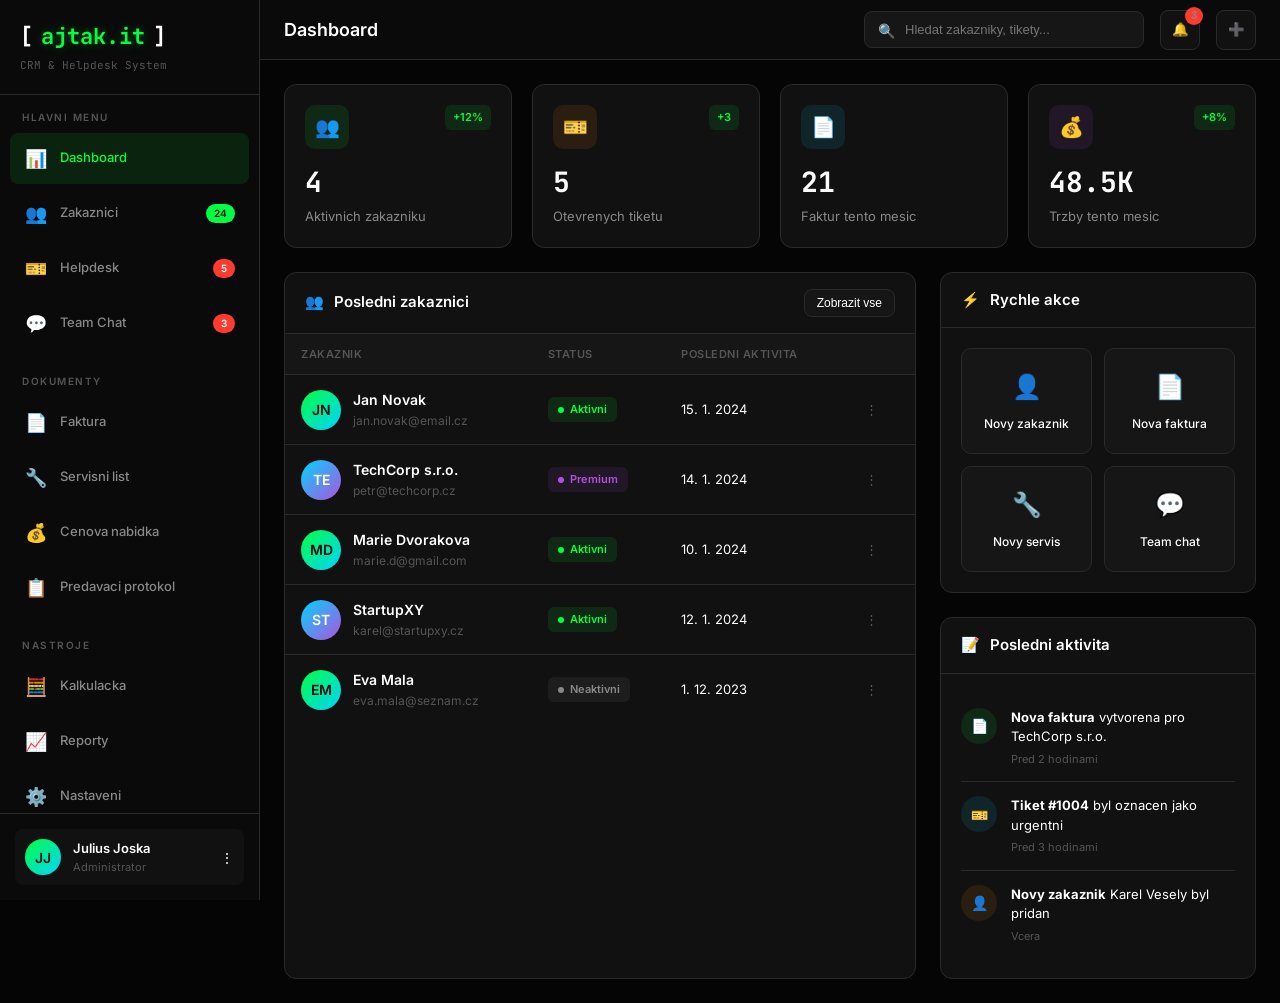
<file: admin/crm.html>
<!DOCTYPE html>
<html lang="cs">
<head>
    <meta charset="UTF-8">
    <meta name="viewport" content="width=device-width, initial-scale=1.0">
    <title>CRM Dashboard | ajtak.it</title>
    <link rel="icon" type="image/svg+xml" href="../favicon.svg">
    <link rel="preconnect" href="https://fonts.googleapis.com">
    <link rel="preconnect" href="https://fonts.gstatic.com" crossorigin>
    <link href="https://fonts.googleapis.com/css2?family=JetBrains+Mono:wght@300;400;500;600;700&family=Inter:wght@300;400;500;600;700&display=swap" rel="stylesheet">
    <style>
        :root {
            --matrix-green: #00ff41;
            --matrix-green-dark: #00cc33;
            --matrix-green-glow: rgba(0, 255, 65, 0.3);
            --matrix-green-subtle: rgba(0, 255, 65, 0.1);
            --cyan: #00d4ff;
            --cyan-glow: rgba(0, 212, 255, 0.3);
            --orange: #ff9500;
            --red: #ff3b30;
            --purple: #af52de;
            --yellow: #ffcc00;
            --bg-dark: #0a0a0a;
            --bg-darker: #050505;
            --bg-card: #111111;
            --bg-card-hover: #1a1a1a;
            --bg-input: #161616;
            --text-primary: #ffffff;
            --text-secondary: #888888;
            --text-muted: #555555;
            --border-color: #2a2a2a;
            --border-focus: #00ff41;
            --sidebar-width: 260px;
            --header-height: 60px;
        }
        
        * {
            margin: 0;
            padding: 0;
            box-sizing: border-box;
        }
        
        body {
            font-family: 'Inter', -apple-system, BlinkMacSystemFont, sans-serif;
            font-size: 14px;
            line-height: 1.5;
            color: var(--text-primary);
            background: var(--bg-darker);
            min-height: 100vh;
            overflow-x: hidden;
        }
        
        /* ==================== LAYOUT ==================== */
        .app-container {
            display: flex;
            min-height: 100vh;
        }
        
        /* ==================== SIDEBAR ==================== */
        .sidebar {
            width: var(--sidebar-width);
            background: var(--bg-dark);
            border-right: 1px solid var(--border-color);
            display: flex;
            flex-direction: column;
            position: fixed;
            top: 0;
            left: 0;
            height: 100vh;
            z-index: 100;
            transition: transform 0.3s ease;
        }
        
        .sidebar-header {
            padding: 20px;
            border-bottom: 1px solid var(--border-color);
        }
        
        .sidebar-logo {
            font-family: 'JetBrains Mono', monospace;
            font-size: 22px;
            font-weight: 700;
            color: var(--text-primary);
            display: flex;
            align-items: center;
            gap: 8px;
        }
        
        .sidebar-logo span {
            color: var(--matrix-green);
            text-shadow: 0 0 10px var(--matrix-green-glow);
        }
        
        .sidebar-subtitle {
            font-size: 11px;
            color: var(--text-muted);
            margin-top: 4px;
            font-family: 'JetBrains Mono', monospace;
        }
        
        .sidebar-nav {
            flex: 1;
            padding: 15px 10px;
            overflow-y: auto;
        }
        
        .nav-section {
            margin-bottom: 25px;
        }
        
        .nav-section-title {
            font-size: 10px;
            font-weight: 600;
            color: var(--text-muted);
            text-transform: uppercase;
            letter-spacing: 1.5px;
            padding: 0 12px;
            margin-bottom: 8px;
        }
        
        .nav-item {
            display: flex;
            align-items: center;
            gap: 12px;
            padding: 12px 14px;
            border-radius: 8px;
            color: var(--text-secondary);
            cursor: pointer;
            transition: all 0.2s;
            margin-bottom: 4px;
            text-decoration: none;
        }
        
        .nav-item:hover {
            background: var(--bg-card);
            color: var(--text-primary);
        }
        
        .nav-item.active {
            background: var(--matrix-green-subtle);
            color: var(--matrix-green);
        }
        
        .nav-item.active .nav-icon {
            color: var(--matrix-green);
        }
        
        .nav-icon {
            font-size: 18px;
            width: 24px;
            text-align: center;
        }
        
        .nav-label {
            font-size: 13px;
            font-weight: 500;
        }
        
        .nav-badge {
            margin-left: auto;
            background: var(--red);
            color: white;
            font-size: 10px;
            font-weight: 600;
            padding: 2px 8px;
            border-radius: 10px;
        }
        
        .nav-badge.green {
            background: var(--matrix-green);
            color: var(--bg-dark);
        }
        
        .sidebar-footer {
            padding: 15px;
            border-top: 1px solid var(--border-color);
        }
        
        .user-card {
            display: flex;
            align-items: center;
            gap: 12px;
            padding: 10px;
            background: var(--bg-card);
            border-radius: 8px;
            cursor: pointer;
            transition: background 0.2s;
        }
        
        .user-card:hover {
            background: var(--bg-card-hover);
        }
        
        .user-avatar {
            width: 36px;
            height: 36px;
            background: linear-gradient(135deg, var(--matrix-green), var(--cyan));
            border-radius: 50%;
            display: flex;
            align-items: center;
            justify-content: center;
            font-weight: 600;
            font-size: 14px;
            color: var(--bg-dark);
        }
        
        .user-info {
            flex: 1;
        }
        
        .user-name {
            font-size: 13px;
            font-weight: 600;
        }
        
        .user-role {
            font-size: 11px;
            color: var(--text-muted);
        }
        
        /* ==================== MAIN CONTENT ==================== */
        .main-content {
            flex: 1;
            margin-left: var(--sidebar-width);
            min-height: 100vh;
            display: flex;
            flex-direction: column;
        }
        
        /* ==================== HEADER ==================== */
        .main-header {
            height: var(--header-height);
            background: var(--bg-dark);
            border-bottom: 1px solid var(--border-color);
            display: flex;
            align-items: center;
            justify-content: space-between;
            padding: 0 24px;
            position: sticky;
            top: 0;
            z-index: 50;
        }
        
        .header-left {
            display: flex;
            align-items: center;
            gap: 20px;
        }
        
        .mobile-menu-btn {
            display: none;
            background: none;
            border: none;
            color: var(--text-secondary);
            font-size: 24px;
            cursor: pointer;
        }
        
        .page-title {
            font-size: 18px;
            font-weight: 600;
        }
        
        .breadcrumb {
            display: flex;
            align-items: center;
            gap: 8px;
            font-size: 12px;
            color: var(--text-muted);
        }
        
        .breadcrumb a {
            color: var(--text-secondary);
            text-decoration: none;
        }
        
        .breadcrumb a:hover {
            color: var(--matrix-green);
        }
        
        .header-right {
            display: flex;
            align-items: center;
            gap: 16px;
        }
        
        .search-box {
            position: relative;
        }
        
        .search-input {
            background: var(--bg-input);
            border: 1px solid var(--border-color);
            border-radius: 8px;
            padding: 10px 16px 10px 40px;
            color: var(--text-primary);
            font-size: 13px;
            width: 280px;
            transition: all 0.2s;
        }
        
        .search-input:focus {
            outline: none;
            border-color: var(--matrix-green);
            box-shadow: 0 0 0 3px var(--matrix-green-subtle);
        }
        
        .search-icon {
            position: absolute;
            left: 14px;
            top: 50%;
            transform: translateY(-50%);
            color: var(--text-muted);
        }
        
        .header-btn {
            width: 40px;
            height: 40px;
            background: var(--bg-card);
            border: 1px solid var(--border-color);
            border-radius: 8px;
            display: flex;
            align-items: center;
            justify-content: center;
            color: var(--text-secondary);
            cursor: pointer;
            transition: all 0.2s;
            position: relative;
        }
        
        .header-btn:hover {
            background: var(--bg-card-hover);
            color: var(--text-primary);
            border-color: var(--matrix-green);
        }
        
        .header-btn .badge {
            position: absolute;
            top: -4px;
            right: -4px;
            width: 18px;
            height: 18px;
            background: var(--red);
            border-radius: 50%;
            font-size: 10px;
            font-weight: 600;
            display: flex;
            align-items: center;
            justify-content: center;
        }
        
        /* ==================== PAGE CONTENT ==================== */
        .page-content {
            flex: 1;
            padding: 24px;
            overflow-y: auto;
        }
        
        /* ==================== STATS CARDS ==================== */
        .stats-grid {
            display: grid;
            grid-template-columns: repeat(4, 1fr);
            gap: 20px;
            margin-bottom: 24px;
        }
        
        .stat-card {
            background: var(--bg-card);
            border: 1px solid var(--border-color);
            border-radius: 12px;
            padding: 20px;
            transition: all 0.3s;
        }
        
        .stat-card:hover {
            border-color: var(--matrix-green);
            transform: translateY(-2px);
            box-shadow: 0 10px 40px rgba(0, 0, 0, 0.3);
        }
        
        .stat-header {
            display: flex;
            justify-content: space-between;
            align-items: flex-start;
            margin-bottom: 12px;
        }
        
        .stat-icon {
            width: 44px;
            height: 44px;
            border-radius: 10px;
            display: flex;
            align-items: center;
            justify-content: center;
            font-size: 20px;
        }
        
        .stat-icon.green {
            background: var(--matrix-green-subtle);
            color: var(--matrix-green);
        }
        
        .stat-icon.cyan {
            background: rgba(0, 212, 255, 0.1);
            color: var(--cyan);
        }
        
        .stat-icon.orange {
            background: rgba(255, 149, 0, 0.1);
            color: var(--orange);
        }
        
        .stat-icon.purple {
            background: rgba(175, 82, 222, 0.1);
            color: var(--purple);
        }
        
        .stat-trend {
            font-size: 11px;
            padding: 4px 8px;
            border-radius: 6px;
            font-weight: 600;
        }
        
        .stat-trend.up {
            background: rgba(0, 255, 65, 0.1);
            color: var(--matrix-green);
        }
        
        .stat-trend.down {
            background: rgba(255, 59, 48, 0.1);
            color: var(--red);
        }
        
        .stat-value {
            font-size: 28px;
            font-weight: 700;
            margin-bottom: 4px;
            font-family: 'JetBrains Mono', monospace;
        }
        
        .stat-label {
            font-size: 13px;
            color: var(--text-secondary);
        }
        
        /* ==================== CONTENT GRID ==================== */
        .content-grid {
            display: grid;
            grid-template-columns: 2fr 1fr;
            gap: 24px;
        }
        
        .content-grid.full {
            grid-template-columns: 1fr;
        }
        
        /* ==================== CARDS ==================== */
        .card {
            background: var(--bg-card);
            border: 1px solid var(--border-color);
            border-radius: 12px;
            overflow: hidden;
        }
        
        .card-header {
            display: flex;
            justify-content: space-between;
            align-items: center;
            padding: 16px 20px;
            border-bottom: 1px solid var(--border-color);
        }
        
        .card-title {
            font-size: 15px;
            font-weight: 600;
            display: flex;
            align-items: center;
            gap: 10px;
        }
        
        .card-title-icon {
            color: var(--matrix-green);
        }
        
        .card-actions {
            display: flex;
            gap: 8px;
        }
        
        .card-body {
            padding: 20px;
        }
        
        .card-body.no-padding {
            padding: 0;
        }
        
        /* ==================== BUTTONS ==================== */
        .btn {
            display: inline-flex;
            align-items: center;
            gap: 8px;
            padding: 10px 18px;
            border-radius: 8px;
            font-size: 13px;
            font-weight: 500;
            cursor: pointer;
            transition: all 0.2s;
            border: 1px solid transparent;
            text-decoration: none;
        }
        
        .btn-sm {
            padding: 6px 12px;
            font-size: 12px;
        }
        
        .btn-primary {
            background: var(--matrix-green);
            color: var(--bg-dark);
            border-color: var(--matrix-green);
        }
        
        .btn-primary:hover {
            background: var(--matrix-green-dark);
            box-shadow: 0 0 20px var(--matrix-green-glow);
        }
        
        .btn-secondary {
            background: var(--bg-input);
            color: var(--text-primary);
            border-color: var(--border-color);
        }
        
        .btn-secondary:hover {
            background: var(--bg-card-hover);
            border-color: var(--matrix-green);
        }
        
        .btn-ghost {
            background: transparent;
            color: var(--text-secondary);
        }
        
        .btn-ghost:hover {
            background: var(--bg-card);
            color: var(--text-primary);
        }
        
        .btn-danger {
            background: transparent;
            color: var(--red);
            border-color: var(--red);
        }
        
        .btn-danger:hover {
            background: var(--red);
            color: white;
        }
        
        /* ==================== TABLES ==================== */
        .data-table {
            width: 100%;
            border-collapse: collapse;
        }
        
        .data-table th {
            text-align: left;
            padding: 12px 16px;
            font-size: 11px;
            font-weight: 600;
            color: var(--text-muted);
            text-transform: uppercase;
            letter-spacing: 0.5px;
            background: var(--bg-input);
            border-bottom: 1px solid var(--border-color);
        }
        
        .data-table td {
            padding: 14px 16px;
            border-bottom: 1px solid var(--border-color);
            font-size: 13px;
        }
        
        .data-table tbody tr {
            transition: background 0.2s;
        }
        
        .data-table tbody tr:hover {
            background: var(--bg-input);
        }
        
        .data-table tbody tr:last-child td {
            border-bottom: none;
        }
        
        /* ==================== CUSTOMER ROW ==================== */
        .customer-row {
            display: flex;
            align-items: center;
            gap: 12px;
        }
        
        .customer-avatar {
            width: 40px;
            height: 40px;
            border-radius: 50%;
            display: flex;
            align-items: center;
            justify-content: center;
            font-weight: 600;
            font-size: 14px;
        }
        
        .customer-avatar.company {
            background: linear-gradient(135deg, var(--cyan), var(--purple));
            color: white;
        }
        
        .customer-avatar.person {
            background: linear-gradient(135deg, var(--matrix-green), var(--cyan));
            color: var(--bg-dark);
        }
        
        .customer-info h4 {
            font-size: 14px;
            font-weight: 600;
            margin-bottom: 2px;
        }
        
        .customer-info p {
            font-size: 12px;
            color: var(--text-muted);
        }
        
        /* ==================== STATUS BADGES ==================== */
        .status-badge {
            display: inline-flex;
            align-items: center;
            gap: 6px;
            padding: 4px 10px;
            border-radius: 6px;
            font-size: 11px;
            font-weight: 600;
        }
        
        .status-badge.active {
            background: rgba(0, 255, 65, 0.1);
            color: var(--matrix-green);
        }
        
        .status-badge.pending {
            background: rgba(255, 149, 0, 0.1);
            color: var(--orange);
        }
        
        .status-badge.inactive {
            background: rgba(136, 136, 136, 0.1);
            color: var(--text-secondary);
        }
        
        .status-badge.premium {
            background: rgba(175, 82, 222, 0.1);
            color: var(--purple);
        }
        
        .status-dot {
            width: 6px;
            height: 6px;
            border-radius: 50%;
            background: currentColor;
        }
        
        /* ==================== ACTION MENU ==================== */
        .action-menu {
            position: relative;
        }
        
        .action-btn {
            width: 32px;
            height: 32px;
            background: transparent;
            border: none;
            border-radius: 6px;
            display: flex;
            align-items: center;
            justify-content: center;
            color: var(--text-muted);
            cursor: pointer;
            transition: all 0.2s;
        }
        
        .action-btn:hover {
            background: var(--bg-card);
            color: var(--text-primary);
        }
        
        .action-dropdown {
            position: absolute;
            top: 100%;
            right: 0;
            width: 180px;
            background: var(--bg-card);
            border: 1px solid var(--border-color);
            border-radius: 8px;
            padding: 6px;
            z-index: 100;
            opacity: 0;
            visibility: hidden;
            transform: translateY(-10px);
            transition: all 0.2s;
            box-shadow: 0 10px 40px rgba(0, 0, 0, 0.5);
        }
        
        .action-menu:hover .action-dropdown,
        .action-dropdown.show {
            opacity: 1;
            visibility: visible;
            transform: translateY(4px);
        }
        
        .action-dropdown-item {
            display: flex;
            align-items: center;
            gap: 10px;
            padding: 10px 12px;
            border-radius: 6px;
            font-size: 13px;
            color: var(--text-secondary);
            cursor: pointer;
            transition: all 0.2s;
        }
        
        .action-dropdown-item:hover {
            background: var(--bg-input);
            color: var(--text-primary);
        }
        
        .action-dropdown-item.danger {
            color: var(--red);
        }
        
        .action-dropdown-item.danger:hover {
            background: rgba(255, 59, 48, 0.1);
        }
        
        .action-dropdown-divider {
            height: 1px;
            background: var(--border-color);
            margin: 6px 0;
        }
        
        /* ==================== RECENT ACTIVITY ==================== */
        .activity-list {
            list-style: none;
        }
        
        .activity-item {
            display: flex;
            gap: 14px;
            padding: 14px 0;
            border-bottom: 1px solid var(--border-color);
        }
        
        .activity-item:last-child {
            border-bottom: none;
        }
        
        .activity-icon {
            width: 36px;
            height: 36px;
            border-radius: 50%;
            display: flex;
            align-items: center;
            justify-content: center;
            font-size: 14px;
            flex-shrink: 0;
        }
        
        .activity-icon.green {
            background: var(--matrix-green-subtle);
            color: var(--matrix-green);
        }
        
        .activity-icon.cyan {
            background: rgba(0, 212, 255, 0.1);
            color: var(--cyan);
        }
        
        .activity-icon.orange {
            background: rgba(255, 149, 0, 0.1);
            color: var(--orange);
        }
        
        .activity-content {
            flex: 1;
        }
        
        .activity-text {
            font-size: 13px;
            margin-bottom: 4px;
        }
        
        .activity-text strong {
            color: var(--text-primary);
        }
        
        .activity-time {
            font-size: 11px;
            color: var(--text-muted);
        }
        
        /* ==================== QUICK ACTIONS ==================== */
        .quick-actions {
            display: grid;
            grid-template-columns: repeat(2, 1fr);
            gap: 12px;
        }
        
        .quick-action {
            display: flex;
            flex-direction: column;
            align-items: center;
            gap: 10px;
            padding: 20px;
            background: var(--bg-input);
            border: 1px solid var(--border-color);
            border-radius: 10px;
            cursor: pointer;
            transition: all 0.2s;
            text-decoration: none;
            color: var(--text-primary);
        }
        
        .quick-action:hover {
            background: var(--bg-card-hover);
            border-color: var(--matrix-green);
            transform: translateY(-2px);
        }
        
        .quick-action-icon {
            font-size: 24px;
        }
        
        .quick-action-label {
            font-size: 12px;
            font-weight: 500;
            text-align: center;
        }
        
        /* ==================== MODALS ==================== */
        .modal-overlay {
            position: fixed;
            top: 0;
            left: 0;
            right: 0;
            bottom: 0;
            background: rgba(0, 0, 0, 0.8);
            backdrop-filter: blur(5px);
            display: flex;
            align-items: center;
            justify-content: center;
            z-index: 1000;
            opacity: 0;
            visibility: hidden;
            transition: all 0.3s;
        }
        
        .modal-overlay.show {
            opacity: 1;
            visibility: visible;
        }
        
        .modal {
            background: var(--bg-dark);
            border: 1px solid var(--border-color);
            border-radius: 16px;
            width: 560px;
            max-width: 95vw;
            max-height: 90vh;
            overflow: hidden;
            transform: scale(0.95) translateY(20px);
            transition: transform 0.3s;
        }
        
        .modal-overlay.show .modal {
            transform: scale(1) translateY(0);
        }
        
        .modal-header {
            display: flex;
            justify-content: space-between;
            align-items: center;
            padding: 20px 24px;
            border-bottom: 1px solid var(--border-color);
        }
        
        .modal-title {
            font-size: 18px;
            font-weight: 600;
            display: flex;
            align-items: center;
            gap: 12px;
        }
        
        .modal-title-icon {
            color: var(--matrix-green);
        }
        
        .modal-close {
            width: 36px;
            height: 36px;
            background: var(--bg-card);
            border: none;
            border-radius: 8px;
            display: flex;
            align-items: center;
            justify-content: center;
            color: var(--text-secondary);
            cursor: pointer;
            font-size: 20px;
            transition: all 0.2s;
        }
        
        .modal-close:hover {
            background: var(--red);
            color: white;
        }
        
        .modal-body {
            padding: 24px;
            overflow-y: auto;
            max-height: 60vh;
        }
        
        .modal-footer {
            display: flex;
            justify-content: flex-end;
            gap: 12px;
            padding: 16px 24px;
            border-top: 1px solid var(--border-color);
            background: var(--bg-card);
        }
        
        /* ==================== FORM ELEMENTS ==================== */
        .form-group {
            margin-bottom: 20px;
        }
        
        .form-row {
            display: grid;
            grid-template-columns: 1fr 1fr;
            gap: 16px;
        }
        
        .form-label {
            display: block;
            font-size: 12px;
            font-weight: 600;
            color: var(--text-secondary);
            margin-bottom: 8px;
            text-transform: uppercase;
            letter-spacing: 0.5px;
        }
        
        .form-input, .form-select, .form-textarea {
            width: 100%;
            padding: 12px 14px;
            background: var(--bg-input);
            border: 1px solid var(--border-color);
            border-radius: 8px;
            color: var(--text-primary);
            font-size: 14px;
            font-family: inherit;
            transition: all 0.2s;
        }
        
        .form-input:focus, .form-select:focus, .form-textarea:focus {
            outline: none;
            border-color: var(--matrix-green);
            box-shadow: 0 0 0 3px var(--matrix-green-subtle);
        }
        
        .form-input::placeholder {
            color: var(--text-muted);
        }
        
        .form-select {
            appearance: none;
            background-image: url("data:image/svg+xml,%3Csvg xmlns='http://www.w3.org/2000/svg' width='12' height='12' viewBox='0 0 12 12'%3E%3Cpath fill='%23888' d='M6 8L1 3h10z'/%3E%3C/svg%3E");
            background-repeat: no-repeat;
            background-position: right 12px center;
            padding-right: 36px;
        }
        
        .form-textarea {
            resize: vertical;
            min-height: 100px;
        }
        
        .form-hint {
            font-size: 11px;
            color: var(--text-muted);
            margin-top: 6px;
        }
        
        .form-checkbox {
            display: flex;
            align-items: center;
            gap: 10px;
            cursor: pointer;
        }
        
        .form-checkbox input {
            display: none;
        }
        
        .form-checkbox-box {
            width: 20px;
            height: 20px;
            border: 2px solid var(--border-color);
            border-radius: 5px;
            display: flex;
            align-items: center;
            justify-content: center;
            transition: all 0.2s;
        }
        
        .form-checkbox input:checked + .form-checkbox-box {
            background: var(--matrix-green);
            border-color: var(--matrix-green);
        }
        
        .form-checkbox input:checked + .form-checkbox-box::after {
            content: '✓';
            color: var(--bg-dark);
            font-size: 12px;
            font-weight: bold;
        }
        
        .form-checkbox-label {
            font-size: 13px;
        }
        
        /* ==================== TABS ==================== */
        .tabs {
            display: flex;
            gap: 4px;
            padding: 4px;
            background: var(--bg-input);
            border-radius: 10px;
            margin-bottom: 20px;
        }
        
        .tab {
            flex: 1;
            padding: 10px 16px;
            background: transparent;
            border: none;
            border-radius: 8px;
            font-size: 13px;
            font-weight: 500;
            color: var(--text-secondary);
            cursor: pointer;
            transition: all 0.2s;
        }
        
        .tab:hover {
            color: var(--text-primary);
        }
        
        .tab.active {
            background: var(--bg-card);
            color: var(--matrix-green);
        }
        
        .tab-content {
            display: none;
        }
        
        .tab-content.active {
            display: block;
        }
        
        /* ==================== EMPTY STATE ==================== */
        .empty-state {
            text-align: center;
            padding: 60px 20px;
        }
        
        .empty-state-icon {
            font-size: 48px;
            margin-bottom: 16px;
            opacity: 0.5;
        }
        
        .empty-state-title {
            font-size: 18px;
            font-weight: 600;
            margin-bottom: 8px;
        }
        
        .empty-state-text {
            font-size: 14px;
            color: var(--text-muted);
            margin-bottom: 20px;
        }
        
        /* ==================== TOAST ==================== */
        .toast-container {
            position: fixed;
            bottom: 24px;
            right: 24px;
            z-index: 2000;
            display: flex;
            flex-direction: column;
            gap: 10px;
        }
        
        .toast {
            background: var(--bg-card);
            border: 1px solid var(--border-color);
            border-radius: 10px;
            padding: 14px 20px;
            display: flex;
            align-items: center;
            gap: 12px;
            min-width: 300px;
            box-shadow: 0 10px 40px rgba(0, 0, 0, 0.5);
            transform: translateX(120%);
            transition: transform 0.3s ease;
        }
        
        .toast.show {
            transform: translateX(0);
        }
        
        .toast.success {
            border-color: var(--matrix-green);
        }
        
        .toast.error {
            border-color: var(--red);
        }
        
        .toast-icon {
            font-size: 20px;
        }
        
        .toast.success .toast-icon {
            color: var(--matrix-green);
        }
        
        .toast.error .toast-icon {
            color: var(--red);
        }
        
        .toast-message {
            flex: 1;
            font-size: 13px;
        }
        
        /* ==================== FILTER BAR ==================== */
        .filter-bar {
            display: flex;
            gap: 12px;
            margin-bottom: 20px;
            flex-wrap: wrap;
        }
        
        .filter-group {
            display: flex;
            gap: 8px;
        }
        
        .filter-btn {
            padding: 8px 16px;
            background: var(--bg-input);
            border: 1px solid var(--border-color);
            border-radius: 8px;
            font-size: 12px;
            font-weight: 500;
            color: var(--text-secondary);
            cursor: pointer;
            transition: all 0.2s;
        }
        
        .filter-btn:hover {
            background: var(--bg-card-hover);
            color: var(--text-primary);
        }
        
        .filter-btn.active {
            background: var(--matrix-green-subtle);
            border-color: var(--matrix-green);
            color: var(--matrix-green);
        }
        
        /* ==================== PAGINATION ==================== */
        .pagination {
            display: flex;
            align-items: center;
            justify-content: space-between;
            padding: 16px 20px;
            border-top: 1px solid var(--border-color);
        }
        
        .pagination-info {
            font-size: 13px;
            color: var(--text-muted);
        }
        
        .pagination-buttons {
            display: flex;
            gap: 4px;
        }
        
        .pagination-btn {
            width: 36px;
            height: 36px;
            background: var(--bg-input);
            border: 1px solid var(--border-color);
            border-radius: 8px;
            display: flex;
            align-items: center;
            justify-content: center;
            font-size: 13px;
            color: var(--text-secondary);
            cursor: pointer;
            transition: all 0.2s;
        }
        
        .pagination-btn:hover {
            background: var(--bg-card-hover);
            color: var(--text-primary);
        }
        
        .pagination-btn.active {
            background: var(--matrix-green);
            border-color: var(--matrix-green);
            color: var(--bg-dark);
        }
        
        .pagination-btn:disabled {
            opacity: 0.5;
            cursor: not-allowed;
        }
        
        /* ==================== RESPONSIVE ==================== */
        @media (max-width: 1200px) {
            .stats-grid {
                grid-template-columns: repeat(2, 1fr);
            }
            
            .content-grid {
                grid-template-columns: 1fr;
            }
        }
        
        @media (max-width: 768px) {
            .sidebar {
                transform: translateX(-100%);
            }
            
            .sidebar.open {
                transform: translateX(0);
            }
            
            .main-content {
                margin-left: 0;
            }
            
            .mobile-menu-btn {
                display: block;
            }
            
            .search-input {
                width: 200px;
            }
            
            .stats-grid {
                grid-template-columns: 1fr;
            }
            
            .form-row {
                grid-template-columns: 1fr;
            }
            
            .page-content {
                padding: 16px;
            }
        }
        
        /* ==================== ANIMATIONS ==================== */
        @keyframes fadeIn {
            from { opacity: 0; transform: translateY(10px); }
            to { opacity: 1; transform: translateY(0); }
        }
        
        .animate-in {
            animation: fadeIn 0.3s ease forwards;
        }
        
        /* ==================== SCROLLBAR ==================== */
        ::-webkit-scrollbar {
            width: 8px;
            height: 8px;
        }
        
        ::-webkit-scrollbar-track {
            background: var(--bg-dark);
        }
        
        ::-webkit-scrollbar-thumb {
            background: var(--border-color);
            border-radius: 4px;
        }
        
        ::-webkit-scrollbar-thumb:hover {
            background: var(--text-muted);
        }
    </style>
</head>
<body>
    <div class="app-container">
        <!-- SIDEBAR -->
        <aside class="sidebar" id="sidebar">
            <div class="sidebar-header">
                <div class="sidebar-logo">[<span>ajtak.it</span>]</div>
                <div class="sidebar-subtitle">CRM & Helpdesk System</div>
            </div>
            
            <nav class="sidebar-nav">
                <div class="nav-section">
                    <div class="nav-section-title">Hlavni menu</div>
                    <a href="#" class="nav-item active" data-page="dashboard">
                        <span class="nav-icon">📊</span>
                        <span class="nav-label">Dashboard</span>
                    </a>
                    <a href="#" class="nav-item" data-page="customers">
                        <span class="nav-icon">👥</span>
                        <span class="nav-label">Zakaznici</span>
                        <span class="nav-badge green">24</span>
                    </a>
                    <a href="#" class="nav-item" data-page="tickets">
                        <span class="nav-icon">🎫</span>
                        <span class="nav-label">Helpdesk</span>
                        <span class="nav-badge">5</span>
                    </a>
                    <a href="#" class="nav-item" data-page="chat">
                        <span class="nav-icon">💬</span>
                        <span class="nav-label">Team Chat</span>
                        <span class="nav-badge">3</span>
                    </a>
                </div>
                
                <div class="nav-section">
                    <div class="nav-section-title">Dokumenty</div>
                    <a href="../FAKTURA_VZOR.html" class="nav-item" target="_blank">
                        <span class="nav-icon">📄</span>
                        <span class="nav-label">Faktura</span>
                    </a>
                    <a href="../SERVISNI_LIST_VZOR.html" class="nav-item" target="_blank">
                        <span class="nav-icon">🔧</span>
                        <span class="nav-label">Servisni list</span>
                    </a>
                    <a href="../CENOVA_NABIDKA_VZOR.html" class="nav-item" target="_blank">
                        <span class="nav-icon">💰</span>
                        <span class="nav-label">Cenova nabidka</span>
                    </a>
                    <a href="../PREDAVACI_PROTOKOL_VZOR.html" class="nav-item" target="_blank">
                        <span class="nav-icon">📋</span>
                        <span class="nav-label">Predavaci protokol</span>
                    </a>
                </div>
                
                <div class="nav-section">
                    <div class="nav-section-title">Nastroje</div>
                    <a href="kalkulacka.html" class="nav-item">
                        <span class="nav-icon">🧮</span>
                        <span class="nav-label">Kalkulacka</span>
                    </a>
                    <a href="#" class="nav-item" data-page="reports">
                        <span class="nav-icon">📈</span>
                        <span class="nav-label">Reporty</span>
                    </a>
                    <a href="#" class="nav-item" data-page="settings">
                        <span class="nav-icon">⚙️</span>
                        <span class="nav-label">Nastaveni</span>
                    </a>
                </div>
            </nav>
            
            <div class="sidebar-footer">
                <div class="user-card" onclick="toggleUserMenu()">
                    <div class="user-avatar">JJ</div>
                    <div class="user-info">
                        <div class="user-name">Julius Joska</div>
                        <div class="user-role">Administrator</div>
                    </div>
                    <span>⋮</span>
                </div>
            </div>
        </aside>
        
        <!-- MAIN CONTENT -->
        <main class="main-content">
            <!-- HEADER -->
            <header class="main-header">
                <div class="header-left">
                    <button class="mobile-menu-btn" onclick="toggleSidebar()">☰</button>
                    <h1 class="page-title" id="pageTitle">Dashboard</h1>
                </div>
                
                <div class="header-right">
                    <div class="search-box">
                        <span class="search-icon">🔍</span>
                        <input type="text" class="search-input" placeholder="Hledat zakazniky, tikety..." id="globalSearch">
                    </div>
                    <button class="header-btn" onclick="showNotifications()" title="Notifikace">
                        🔔
                        <span class="badge">3</span>
                    </button>
                    <button class="header-btn" onclick="openNewCustomerModal()" title="Novy zakaznik">
                        ➕
                    </button>
                </div>
            </header>
            
            <!-- PAGE: DASHBOARD -->
            <div class="page-content" id="page-dashboard">
                <!-- STATS -->
                <div class="stats-grid">
                    <div class="stat-card animate-in">
                        <div class="stat-header">
                            <div class="stat-icon green">👥</div>
                            <span class="stat-trend up">+12%</span>
                        </div>
                        <div class="stat-value" id="statCustomers">24</div>
                        <div class="stat-label">Aktivnich zakazniku</div>
                    </div>
                    <div class="stat-card animate-in" style="animation-delay: 0.1s">
                        <div class="stat-header">
                            <div class="stat-icon orange">🎫</div>
                            <span class="stat-trend up">+3</span>
                        </div>
                        <div class="stat-value" id="statTickets">5</div>
                        <div class="stat-label">Otevrenych tiketu</div>
                    </div>
                    <div class="stat-card animate-in" style="animation-delay: 0.2s">
                        <div class="stat-header">
                            <div class="stat-icon cyan">📄</div>
                        </div>
                        <div class="stat-value" id="statInvoices">12</div>
                        <div class="stat-label">Faktur tento mesic</div>
                    </div>
                    <div class="stat-card animate-in" style="animation-delay: 0.3s">
                        <div class="stat-header">
                            <div class="stat-icon purple">💰</div>
                            <span class="stat-trend up">+8%</span>
                        </div>
                        <div class="stat-value" id="statRevenue">48.5K</div>
                        <div class="stat-label">Trzby tento mesic</div>
                    </div>
                </div>
                
                <div class="content-grid">
                    <!-- RECENT CUSTOMERS -->
                    <div class="card animate-in" style="animation-delay: 0.4s">
                        <div class="card-header">
                            <h3 class="card-title">
                                <span class="card-title-icon">👥</span>
                                Posledni zakaznici
                            </h3>
                            <div class="card-actions">
                                <button class="btn btn-sm btn-secondary" onclick="showPage('customers')">Zobrazit vse</button>
                            </div>
                        </div>
                        <div class="card-body no-padding">
                            <table class="data-table">
                                <thead>
                                    <tr>
                                        <th>Zakaznik</th>
                                        <th>Status</th>
                                        <th>Posledni aktivita</th>
                                        <th></th>
                                    </tr>
                                </thead>
                                <tbody id="recentCustomersTable">
                                    <!-- Filled by JS -->
                                </tbody>
                            </table>
                        </div>
                    </div>
                    
                    <!-- QUICK ACTIONS + ACTIVITY -->
                    <div style="display: flex; flex-direction: column; gap: 24px;">
                        <div class="card animate-in" style="animation-delay: 0.5s">
                            <div class="card-header">
                                <h3 class="card-title">
                                    <span class="card-title-icon">⚡</span>
                                    Rychle akce
                                </h3>
                            </div>
                            <div class="card-body">
                                <div class="quick-actions">
                                    <a href="#" class="quick-action" onclick="openNewCustomerModal(); return false;">
                                        <span class="quick-action-icon">👤</span>
                                        <span class="quick-action-label">Novy zakaznik</span>
                                    </a>
                                    <a href="#" class="quick-action" onclick="createDocumentForCustomer('invoice'); return false;">
                                        <span class="quick-action-icon">📄</span>
                                        <span class="quick-action-label">Nova faktura</span>
                                    </a>
                                    <a href="#" class="quick-action" onclick="createDocumentForCustomer('service'); return false;">
                                        <span class="quick-action-icon">🔧</span>
                                        <span class="quick-action-label">Novy servis</span>
                                    </a>
                                    <a href="#" class="quick-action" onclick="showPage('chat'); return false;">
                                        <span class="quick-action-icon">💬</span>
                                        <span class="quick-action-label">Team chat</span>
                                    </a>
                                </div>
                            </div>
                        </div>
                        
                        <div class="card animate-in" style="animation-delay: 0.6s">
                            <div class="card-header">
                                <h3 class="card-title">
                                    <span class="card-title-icon">📝</span>
                                    Posledni aktivita
                                </h3>
                            </div>
                            <div class="card-body">
                                <ul class="activity-list" id="activityList">
                                    <!-- Filled by JS -->
                                </ul>
                            </div>
                        </div>
                    </div>
                </div>
            </div>
            
            <!-- PAGE: CUSTOMERS -->
            <div class="page-content" id="page-customers" style="display: none;">
                <div class="filter-bar">
                    <div class="filter-group">
                        <button class="filter-btn active" onclick="filterCustomers('all', this)">Vsichni</button>
                        <button class="filter-btn" onclick="filterCustomers('active', this)">Aktivni</button>
                        <button class="filter-btn" onclick="filterCustomers('premium', this)">Premium</button>
                        <button class="filter-btn" onclick="filterCustomers('inactive', this)">Neaktivni</button>
                    </div>
                    <div style="flex: 1;"></div>
                    <button class="btn btn-secondary" onclick="importCustomers()">
                        📥 Import
                    </button>
                    <button class="btn btn-secondary" onclick="exportCustomers()">
                        📤 Export
                    </button>
                    <button class="btn btn-primary" onclick="openNewCustomerModal()">
                        ➕ Novy zakaznik
                    </button>
                </div>
                
                <div class="card">
                    <div class="card-body no-padding">
                        <table class="data-table">
                            <thead>
                                <tr>
                                    <th>Zakaznik</th>
                                    <th>Kontakt</th>
                                    <th>Typ</th>
                                    <th>Status</th>
                                    <th>Faktury</th>
                                    <th>Posledni aktivita</th>
                                    <th></th>
                                </tr>
                            </thead>
                            <tbody id="customersTable">
                                <!-- Filled by JS -->
                            </tbody>
                        </table>
                    </div>
                    <div class="pagination">
                        <div class="pagination-info">Zobrazeno 1-10 z <span id="totalCustomers">24</span> zakazniku</div>
                        <div class="pagination-buttons">
                            <button class="pagination-btn" disabled>←</button>
                            <button class="pagination-btn active">1</button>
                            <button class="pagination-btn">2</button>
                            <button class="pagination-btn">3</button>
                            <button class="pagination-btn">→</button>
                        </div>
                    </div>
                </div>
            </div>
            
            <!-- PAGE: TICKETS (HELPDESK) -->
            <div class="page-content" id="page-tickets" style="display: none;">
                <div class="filter-bar">
                    <div class="filter-group">
                        <button class="filter-btn active">Vsechny</button>
                        <button class="filter-btn">Otevrene</button>
                        <button class="filter-btn">V reseni</button>
                        <button class="filter-btn">Uzavrene</button>
                    </div>
                    <div style="flex: 1;"></div>
                    <button class="btn btn-primary" onclick="openNewTicketModal()">
                        ➕ Novy tiket
                    </button>
                </div>
                
                <div class="card">
                    <div class="card-body no-padding">
                        <table class="data-table">
                            <thead>
                                <tr>
                                    <th>#</th>
                                    <th>Predmet</th>
                                    <th>Zakaznik</th>
                                    <th>Priorita</th>
                                    <th>Status</th>
                                    <th>Vytvoreno</th>
                                    <th></th>
                                </tr>
                            </thead>
                            <tbody id="ticketsTable">
                                <!-- Filled by JS -->
                            </tbody>
                        </table>
                    </div>
                </div>
            </div>
            
            <!-- PAGE: CHAT -->
            <div class="page-content" id="page-chat" style="display: none;">
                <div class="content-grid" style="grid-template-columns: 300px 1fr; height: calc(100vh - 140px);">
                    <!-- Chat list -->
                    <div class="card" style="display: flex; flex-direction: column;">
                        <div class="card-header">
                            <h3 class="card-title">Konverzace</h3>
                            <button class="btn btn-sm btn-ghost">➕</button>
                        </div>
                        <div class="card-body no-padding" style="flex: 1; overflow-y: auto;">
                            <div id="chatList">
                                <!-- Filled by JS -->
                            </div>
                        </div>
                    </div>
                    
                    <!-- Chat window -->
                    <div class="card" style="display: flex; flex-direction: column;">
                        <div class="card-header">
                            <h3 class="card-title" id="chatTitle">
                                <span class="card-title-icon">💬</span>
                                Vyberte konverzaci
                            </h3>
                            <div class="card-actions">
                                <button class="btn btn-sm btn-ghost" onclick="attachFile()">📎</button>
                                <button class="btn btn-sm btn-ghost" onclick="startVideoCall()">📹</button>
                            </div>
                        </div>
                        <div class="card-body" style="flex: 1; overflow-y: auto; padding: 20px;" id="chatMessages">
                            <div class="empty-state">
                                <div class="empty-state-icon">💬</div>
                                <div class="empty-state-title">Zadne zpravy</div>
                                <div class="empty-state-text">Vyberte konverzaci nebo zacnete novou</div>
                            </div>
                        </div>
                        <div style="padding: 16px; border-top: 1px solid var(--border-color);">
                            <div style="display: flex; gap: 12px;">
                                <input type="text" class="form-input" placeholder="Napiste zpravu..." id="chatInput" onkeypress="if(event.key==='Enter')sendMessage()">
                                <button class="btn btn-primary" onclick="sendMessage()">Odeslat</button>
                            </div>
                        </div>
                    </div>
                </div>
            </div>
            
            <!-- PAGE: SETTINGS -->
            <div class="page-content" id="page-settings" style="display: none;">
                <div class="tabs">
                    <button class="tab active" onclick="showSettingsTab('general', this)">Obecne</button>
                    <button class="tab" onclick="showSettingsTab('company', this)">Firma</button>
                    <button class="tab" onclick="showSettingsTab('users', this)">Uzivatele</button>
                    <button class="tab" onclick="showSettingsTab('integrations', this)">Integrace</button>
                </div>
                
                <div class="card">
                    <div class="card-body" id="settingsContent">
                        <div class="form-group">
                            <label class="form-label">Jazyk systemu</label>
                            <select class="form-select">
                                <option value="cs" selected>Cestina</option>
                                <option value="en">English</option>
                                <option value="sk">Slovencina</option>
                            </select>
                        </div>
                        <div class="form-group">
                            <label class="form-label">Casova zona</label>
                            <select class="form-select">
                                <option value="Europe/Prague" selected>Europe/Prague (UTC+1)</option>
                                <option value="Europe/London">Europe/London (UTC+0)</option>
                            </select>
                        </div>
                        <div class="form-group">
                            <label class="form-checkbox">
                                <input type="checkbox" checked>
                                <span class="form-checkbox-box"></span>
                                <span class="form-checkbox-label">Povolit e-mailove notifikace</span>
                            </label>
                        </div>
                        <div class="form-group">
                            <label class="form-checkbox">
                                <input type="checkbox" checked>
                                <span class="form-checkbox-box"></span>
                                <span class="form-checkbox-label">Automaticke ukladani rozpracovanych dokumentu</span>
                            </label>
                        </div>
                        <button class="btn btn-primary">Ulozit zmeny</button>
                    </div>
                </div>
            </div>
        </main>
    </div>
    
    <!-- MODAL: NEW CUSTOMER -->
    <div class="modal-overlay" id="customerModal">
        <div class="modal">
            <div class="modal-header">
                <h2 class="modal-title">
                    <span class="modal-title-icon">👤</span>
                    <span id="customerModalTitle">Novy zakaznik</span>
                </h2>
                <button class="modal-close" onclick="closeModal('customerModal')">&times;</button>
            </div>
            <div class="modal-body">
                <div class="tabs" style="margin-bottom: 20px;">
                    <button class="tab active" onclick="setCustomerType('person', this)">Fyzicka osoba</button>
                    <button class="tab" onclick="setCustomerType('company', this)">Firma</button>
                </div>
                
                <form id="customerForm">
                    <input type="hidden" id="customerId" value="">
                    <input type="hidden" id="customerType" value="person">
                    
                    <div class="form-row">
                        <div class="form-group">
                            <label class="form-label">Jmeno *</label>
                            <input type="text" class="form-input" id="customerFirstName" placeholder="Jan" required>
                        </div>
                        <div class="form-group">
                            <label class="form-label">Prijmeni *</label>
                            <input type="text" class="form-input" id="customerLastName" placeholder="Novak" required>
                        </div>
                    </div>
                    
                    <div class="form-group" id="companyNameGroup" style="display: none;">
                        <label class="form-label">Nazev firmy</label>
                        <input type="text" class="form-input" id="customerCompanyName" placeholder="Firma s.r.o.">
                    </div>
                    
                    <div class="form-row">
                        <div class="form-group">
                            <label class="form-label">E-mail *</label>
                            <input type="email" class="form-input" id="customerEmail" placeholder="jan@email.cz" required>
                        </div>
                        <div class="form-group">
                            <label class="form-label">Telefon</label>
                            <input type="tel" class="form-input" id="customerPhone" placeholder="+420 xxx xxx xxx">
                        </div>
                    </div>
                    
                    <div class="form-row" id="companyIdsGroup" style="display: none;">
                        <div class="form-group">
                            <label class="form-label">IC</label>
                            <input type="text" class="form-input" id="customerIC" placeholder="12345678">
                        </div>
                        <div class="form-group">
                            <label class="form-label">DIC</label>
                            <input type="text" class="form-input" id="customerDIC" placeholder="CZ12345678">
                        </div>
                    </div>
                    
                    <div class="form-group">
                        <label class="form-label">Adresa</label>
                        <input type="text" class="form-input" id="customerAddress" placeholder="Ulice 123, 100 00 Praha">
                    </div>
                    
                    <div class="form-row">
                        <div class="form-group">
                            <label class="form-label">Status</label>
                            <select class="form-select" id="customerStatus">
                                <option value="active">Aktivni</option>
                                <option value="premium">Premium</option>
                                <option value="inactive">Neaktivni</option>
                            </select>
                        </div>
                        <div class="form-group">
                            <label class="form-label">Preferovany kontakt</label>
                            <select class="form-select" id="customerPreferredContact">
                                <option value="email">E-mail</option>
                                <option value="phone">Telefon</option>
                                <option value="sms">SMS</option>
                            </select>
                        </div>
                    </div>
                    
                    <div class="form-group">
                        <label class="form-label">Poznamky</label>
                        <textarea class="form-textarea" id="customerNotes" placeholder="Interni poznamky k zakaznikovi..."></textarea>
                    </div>
                    
                    <div class="form-group">
                        <label class="form-checkbox">
                            <input type="checkbox" id="customerHasPortalAccess">
                            <span class="form-checkbox-box"></span>
                            <span class="form-checkbox-label">Vytvorit pristup do zakaznickeho portalu (Helpdesk)</span>
                        </label>
                        <div class="form-hint">Zakaznik obdrzi e-mail s pristupovymi udaji</div>
                    </div>
                </form>
            </div>
            <div class="modal-footer">
                <button class="btn btn-secondary" onclick="closeModal('customerModal')">Zrusit</button>
                <button class="btn btn-primary" onclick="saveCustomer()">Ulozit zakaznika</button>
            </div>
        </div>
    </div>
    
    <!-- MODAL: SELECT CUSTOMER FOR DOCUMENT -->
    <div class="modal-overlay" id="selectCustomerModal">
        <div class="modal">
            <div class="modal-header">
                <h2 class="modal-title">
                    <span class="modal-title-icon">📄</span>
                    Vyberte zakaznika
                </h2>
                <button class="modal-close" onclick="closeModal('selectCustomerModal')">&times;</button>
            </div>
            <div class="modal-body">
                <div class="form-group">
                    <input type="text" class="form-input" placeholder="Hledat zakaznika..." id="customerSearchInput" oninput="searchCustomersForDocument()">
                </div>
                <div id="customerSearchResults" style="max-height: 300px; overflow-y: auto;">
                    <!-- Filled by JS -->
                </div>
            </div>
        </div>
    </div>
    
    <!-- MODAL: IMPORT -->
    <div class="modal-overlay" id="importModal">
        <div class="modal">
            <div class="modal-header">
                <h2 class="modal-title">
                    <span class="modal-title-icon">📥</span>
                    Import zakazniku
                </h2>
                <button class="modal-close" onclick="closeModal('importModal')">&times;</button>
            </div>
            <div class="modal-body">
                <div class="tabs" style="margin-bottom: 20px;">
                    <button class="tab active" onclick="setImportType('csv', this)">CSV</button>
                    <button class="tab" onclick="setImportType('json', this)">JSON</button>
                    <button class="tab" onclick="setImportType('paste', this)">Vlozit text</button>
                </div>
                
                <div id="importCsv">
                    <div class="form-group">
                        <label class="form-label">Nahrajte CSV soubor</label>
                        <div style="border: 2px dashed var(--border-color); border-radius: 10px; padding: 40px; text-align: center; cursor: pointer;" onclick="document.getElementById('csvFileInput').click()">
                            <div style="font-size: 32px; margin-bottom: 10px;">📁</div>
                            <div style="color: var(--text-secondary);">Kliknete nebo pretahnete soubor</div>
                            <input type="file" id="csvFileInput" accept=".csv" style="display: none;" onchange="handleFileImport(this)">
                        </div>
                    </div>
                    <div class="form-hint">
                        Ocekavany format: jmeno, prijmeni, email, telefon, adresa
                    </div>
                </div>
            </div>
            <div class="modal-footer">
                <button class="btn btn-secondary" onclick="closeModal('importModal')">Zrusit</button>
                <button class="btn btn-primary" onclick="processImport()">Importovat</button>
            </div>
        </div>
    </div>
    
    <!-- TOAST CONTAINER -->
    <div class="toast-container" id="toastContainer"></div>
    
    <script>
        // ==================== DATA STORE ====================
        let customers = JSON.parse(localStorage.getItem('ajtak-customers') || '[]');
        let tickets = JSON.parse(localStorage.getItem('ajtak-tickets') || '[]');
        let chatMessages = JSON.parse(localStorage.getItem('ajtak-chat') || '{}');
        let currentDocumentType = '';
        
        // Sample data if empty
        if (customers.length === 0) {
            customers = [
                { id: 1, type: 'person', firstName: 'Jan', lastName: 'Novak', email: 'jan.novak@email.cz', phone: '+420 777 123 456', address: 'Prazska 123, 100 00 Praha', status: 'active', invoices: 3, lastActivity: '2024-01-15', hasPortalAccess: true },
                { id: 2, type: 'company', firstName: 'Petr', lastName: 'Svoboda', companyName: 'TechCorp s.r.o.', email: 'petr@techcorp.cz', phone: '+420 602 987 654', ic: '12345678', dic: 'CZ12345678', address: 'Technicka 456, 160 00 Praha 6', status: 'premium', invoices: 12, lastActivity: '2024-01-14', hasPortalAccess: true },
                { id: 3, type: 'person', firstName: 'Marie', lastName: 'Dvorakova', email: 'marie.d@gmail.com', phone: '+420 603 555 777', status: 'active', invoices: 1, lastActivity: '2024-01-10' },
                { id: 4, type: 'company', firstName: 'Karel', lastName: 'Vesely', companyName: 'StartupXY', email: 'karel@startupxy.cz', ic: '87654321', status: 'active', invoices: 5, lastActivity: '2024-01-12', hasPortalAccess: true },
                { id: 5, type: 'person', firstName: 'Eva', lastName: 'Mala', email: 'eva.mala@seznam.cz', status: 'inactive', invoices: 0, lastActivity: '2023-12-01' }
            ];
            saveData();
        }
        
        if (tickets.length === 0) {
            tickets = [
                { id: 1001, subject: 'Nefunguje internet', customerId: 1, priority: 'high', status: 'open', created: '2024-01-15 09:30' },
                { id: 1002, subject: 'Pomala stanice - optimalizace', customerId: 2, priority: 'medium', status: 'in_progress', created: '2024-01-14 14:20' },
                { id: 1003, subject: 'Nova instalace Office', customerId: 4, priority: 'low', status: 'open', created: '2024-01-13 11:00' },
                { id: 1004, subject: 'Obnova dat z disku', customerId: 3, priority: 'high', status: 'open', created: '2024-01-15 08:15' },
                { id: 1005, subject: 'Migrace na M365', customerId: 2, priority: 'medium', status: 'in_progress', created: '2024-01-10 16:45' }
            ];
            saveData();
        }
        
        function saveData() {
            localStorage.setItem('ajtak-customers', JSON.stringify(customers));
            localStorage.setItem('ajtak-tickets', JSON.stringify(tickets));
            localStorage.setItem('ajtak-chat', JSON.stringify(chatMessages));
        }
        
        // ==================== INITIALIZATION ====================
        document.addEventListener('DOMContentLoaded', function() {
            renderDashboard();
            renderCustomersTable();
            renderTicketsTable();
            renderChatList();
            updateStats();
        });
        
        // ==================== NAVIGATION ====================
        function showPage(pageName) {
            // Hide all pages
            document.querySelectorAll('.page-content').forEach(p => p.style.display = 'none');
            
            // Show selected page
            const page = document.getElementById('page-' + pageName);
            if (page) {
                page.style.display = 'block';
            }
            
            // Update nav
            document.querySelectorAll('.nav-item').forEach(n => n.classList.remove('active'));
            document.querySelector(`.nav-item[data-page="${pageName}"]`)?.classList.add('active');
            
            // Update title
            const titles = {
                dashboard: 'Dashboard',
                customers: 'Zakaznici',
                tickets: 'Helpdesk',
                chat: 'Team Chat',
                settings: 'Nastaveni',
                reports: 'Reporty'
            };
            document.getElementById('pageTitle').textContent = titles[pageName] || pageName;
        }
        
        // Navigation click handlers
        document.querySelectorAll('.nav-item[data-page]').forEach(item => {
            item.addEventListener('click', function(e) {
                e.preventDefault();
                showPage(this.dataset.page);
            });
        });
        
        function toggleSidebar() {
            document.getElementById('sidebar').classList.toggle('open');
        }
        
        // ==================== DASHBOARD ====================
        function renderDashboard() {
            // Recent customers
            const tbody = document.getElementById('recentCustomersTable');
            tbody.innerHTML = customers.slice(0, 5).map(c => `
                <tr>
                    <td>
                        <div class="customer-row">
                            <div class="customer-avatar ${c.type}">${getInitials(c)}</div>
                            <div class="customer-info">
                                <h4>${c.companyName || (c.firstName + ' ' + c.lastName)}</h4>
                                <p>${c.email}</p>
                            </div>
                        </div>
                    </td>
                    <td><span class="status-badge ${c.status}"><span class="status-dot"></span>${getStatusLabel(c.status)}</span></td>
                    <td>${formatDate(c.lastActivity)}</td>
                    <td>
                        <div class="action-menu">
                            <button class="action-btn">⋮</button>
                            <div class="action-dropdown">
                                <div class="action-dropdown-item" onclick="editCustomer(${c.id})">✏️ Upravit</div>
                                <div class="action-dropdown-item" onclick="createDocumentFor(${c.id}, 'invoice')">📄 Nova faktura</div>
                                <div class="action-dropdown-item" onclick="createDocumentFor(${c.id}, 'service')">🔧 Novy servis</div>
                            </div>
                        </div>
                    </td>
                </tr>
            `).join('');
            
            // Activity feed
            const activityList = document.getElementById('activityList');
            activityList.innerHTML = `
                <li class="activity-item">
                    <div class="activity-icon green">📄</div>
                    <div class="activity-content">
                        <div class="activity-text"><strong>Nova faktura</strong> vytvorena pro TechCorp s.r.o.</div>
                        <div class="activity-time">Pred 2 hodinami</div>
                    </div>
                </li>
                <li class="activity-item">
                    <div class="activity-icon cyan">🎫</div>
                    <div class="activity-content">
                        <div class="activity-text"><strong>Tiket #1004</strong> byl oznacen jako urgentni</div>
                        <div class="activity-time">Pred 3 hodinami</div>
                    </div>
                </li>
                <li class="activity-item">
                    <div class="activity-icon orange">👤</div>
                    <div class="activity-content">
                        <div class="activity-text"><strong>Novy zakaznik</strong> Karel Vesely byl pridan</div>
                        <div class="activity-time">Vcera</div>
                    </div>
                </li>
            `;
        }
        
        function updateStats() {
            document.getElementById('statCustomers').textContent = customers.filter(c => c.status === 'active' || c.status === 'premium').length;
            document.getElementById('statTickets').textContent = tickets.filter(t => t.status === 'open' || t.status === 'in_progress').length;
            document.getElementById('statInvoices').textContent = customers.reduce((sum, c) => sum + (c.invoices || 0), 0);
        }
        
        // ==================== CUSTOMERS ====================
        function renderCustomersTable(filter = 'all') {
            let filtered = customers;
            if (filter !== 'all') {
                filtered = customers.filter(c => c.status === filter);
            }
            
            const tbody = document.getElementById('customersTable');
            tbody.innerHTML = filtered.map(c => `
                <tr>
                    <td>
                        <div class="customer-row">
                            <div class="customer-avatar ${c.type}">${getInitials(c)}</div>
                            <div class="customer-info">
                                <h4>${c.companyName || (c.firstName + ' ' + c.lastName)}</h4>
                                <p>${c.type === 'company' ? 'IC: ' + (c.ic || '-') : 'Fyzicka osoba'}</p>
                            </div>
                        </div>
                    </td>
                    <td>
                        <div>${c.email}</div>
                        <div style="font-size: 12px; color: var(--text-muted);">${c.phone || '-'}</div>
                    </td>
                    <td>${c.type === 'company' ? 'Firma' : 'Osoba'}</td>
                    <td><span class="status-badge ${c.status}"><span class="status-dot"></span>${getStatusLabel(c.status)}</span></td>
                    <td>${c.invoices || 0}</td>
                    <td>${formatDate(c.lastActivity)}</td>
                    <td>
                        <div class="action-menu">
                            <button class="action-btn">⋮</button>
                            <div class="action-dropdown">
                                <div class="action-dropdown-item" onclick="editCustomer(${c.id})">✏️ Upravit</div>
                                <div class="action-dropdown-item" onclick="viewCustomer(${c.id})">👁️ Detail</div>
                                <div class="action-dropdown-divider"></div>
                                <div class="action-dropdown-item" onclick="createDocumentFor(${c.id}, 'invoice')">📄 Nova faktura</div>
                                <div class="action-dropdown-item" onclick="createDocumentFor(${c.id}, 'service')">🔧 Servisni list</div>
                                <div class="action-dropdown-item" onclick="createDocumentFor(${c.id}, 'quote')">💰 Cenova nabidka</div>
                                <div class="action-dropdown-divider"></div>
                                <div class="action-dropdown-item danger" onclick="deleteCustomer(${c.id})">🗑️ Smazat</div>
                            </div>
                        </div>
                    </td>
                </tr>
            `).join('');
            
            document.getElementById('totalCustomers').textContent = filtered.length;
        }
        
        function filterCustomers(filter, btn) {
            document.querySelectorAll('.filter-btn').forEach(b => b.classList.remove('active'));
            btn.classList.add('active');
            renderCustomersTable(filter);
        }
        
        function openNewCustomerModal() {
            document.getElementById('customerModalTitle').textContent = 'Novy zakaznik';
            document.getElementById('customerForm').reset();
            document.getElementById('customerId').value = '';
            setCustomerType('person', document.querySelector('.modal-body .tab'));
            openModal('customerModal');
        }
        
        function editCustomer(id) {
            const customer = customers.find(c => c.id === id);
            if (!customer) return;
            
            document.getElementById('customerModalTitle').textContent = 'Upravit zakaznika';
            document.getElementById('customerId').value = customer.id;
            document.getElementById('customerFirstName').value = customer.firstName || '';
            document.getElementById('customerLastName').value = customer.lastName || '';
            document.getElementById('customerEmail').value = customer.email || '';
            document.getElementById('customerPhone').value = customer.phone || '';
            document.getElementById('customerAddress').value = customer.address || '';
            document.getElementById('customerCompanyName').value = customer.companyName || '';
            document.getElementById('customerIC').value = customer.ic || '';
            document.getElementById('customerDIC').value = customer.dic || '';
            document.getElementById('customerStatus').value = customer.status || 'active';
            document.getElementById('customerNotes').value = customer.notes || '';
            document.getElementById('customerHasPortalAccess').checked = customer.hasPortalAccess || false;
            
            setCustomerType(customer.type, document.querySelector(`.modal-body .tab:${customer.type === 'company' ? 'last-child' : 'first-child'}`));
            openModal('customerModal');
        }
        
        function saveCustomer() {
            const id = document.getElementById('customerId').value;
            const customerData = {
                type: document.getElementById('customerType').value,
                firstName: document.getElementById('customerFirstName').value,
                lastName: document.getElementById('customerLastName').value,
                email: document.getElementById('customerEmail').value,
                phone: document.getElementById('customerPhone').value,
                address: document.getElementById('customerAddress').value,
                companyName: document.getElementById('customerCompanyName').value,
                ic: document.getElementById('customerIC').value,
                dic: document.getElementById('customerDIC').value,
                status: document.getElementById('customerStatus').value,
                notes: document.getElementById('customerNotes').value,
                hasPortalAccess: document.getElementById('customerHasPortalAccess').checked,
                lastActivity: new Date().toISOString().split('T')[0]
            };
            
            if (id) {
                // Update
                const index = customers.findIndex(c => c.id === parseInt(id));
                if (index !== -1) {
                    customers[index] = { ...customers[index], ...customerData };
                    showToast('Zakaznik byl aktualizovan', 'success');
                }
            } else {
                // Create
                customerData.id = Date.now();
                customerData.invoices = 0;
                customers.unshift(customerData);
                showToast('Zakaznik byl vytvoren', 'success');
            }
            
            saveData();
            renderCustomersTable();
            renderDashboard();
            updateStats();
            closeModal('customerModal');
        }
        
        function deleteCustomer(id) {
            if (confirm('Opravdu chcete smazat tohoto zakaznika?')) {
                customers = customers.filter(c => c.id !== id);
                saveData();
                renderCustomersTable();
                renderDashboard();
                updateStats();
                showToast('Zakaznik byl smazan', 'success');
            }
        }
        
        function setCustomerType(type, btn) {
            document.getElementById('customerType').value = type;
            document.querySelectorAll('.modal-body .tab').forEach(t => t.classList.remove('active'));
            btn.classList.add('active');
            
            const showCompany = type === 'company';
            document.getElementById('companyNameGroup').style.display = showCompany ? 'block' : 'none';
            document.getElementById('companyIdsGroup').style.display = showCompany ? 'grid' : 'none';
        }
        
        // ==================== DOCUMENTS ====================
        function createDocumentForCustomer(docType) {
            currentDocumentType = docType;
            openModal('selectCustomerModal');
            searchCustomersForDocument();
        }
        
        function searchCustomersForDocument() {
            const query = document.getElementById('customerSearchInput').value.toLowerCase();
            const filtered = customers.filter(c => {
                const name = (c.companyName || c.firstName + ' ' + c.lastName).toLowerCase();
                return name.includes(query) || c.email.toLowerCase().includes(query);
            });
            
            const container = document.getElementById('customerSearchResults');
            container.innerHTML = filtered.map(c => `
                <div style="display: flex; align-items: center; gap: 12px; padding: 12px; border-radius: 8px; cursor: pointer; transition: background 0.2s;" 
                     onmouseover="this.style.background='var(--bg-input)'" 
                     onmouseout="this.style.background='transparent'"
                     onclick="createDocumentFor(${c.id}, '${currentDocumentType}')">
                    <div class="customer-avatar ${c.type}">${getInitials(c)}</div>
                    <div>
                        <div style="font-weight: 600;">${c.companyName || c.firstName + ' ' + c.lastName}</div>
                        <div style="font-size: 12px; color: var(--text-muted);">${c.email}</div>
                    </div>
                </div>
            `).join('');
        }
        
        function createDocumentFor(customerId, docType) {
            const customer = customers.find(c => c.id === customerId);
            if (!customer) return;
            
            // Build URL with customer data
            const params = new URLSearchParams({
                customer: JSON.stringify({
                    name: customer.companyName || (customer.firstName + ' ' + customer.lastName),
                    email: customer.email,
                    phone: customer.phone || '',
                    address: customer.address || '',
                    ic: customer.ic || '',
                    dic: customer.dic || '',
                    type: customer.type
                })
            });
            
            const urls = {
                invoice: '../FAKTURA_VZOR.html',
                service: '../SERVISNI_LIST_VZOR.html',
                quote: '../CENOVA_NABIDKA_VZOR.html',
                protocol: '../PREDAVACI_PROTOKOL_VZOR.html'
            };
            
            const url = urls[docType] + '?' + params.toString();
            window.open(url, '_blank');
            
            closeModal('selectCustomerModal');
            showToast('Dokument byl otevren v novem okne', 'success');
        }
        
        // ==================== TICKETS ====================
        function renderTicketsTable() {
            const tbody = document.getElementById('ticketsTable');
            tbody.innerHTML = tickets.map(t => {
                const customer = customers.find(c => c.id === t.customerId);
                return `
                <tr>
                    <td style="font-family: 'JetBrains Mono', monospace; color: var(--cyan);">#${t.id}</td>
                    <td><strong>${t.subject}</strong></td>
                    <td>${customer ? (customer.companyName || customer.firstName + ' ' + customer.lastName) : '-'}</td>
                    <td><span class="status-badge ${t.priority === 'high' ? 'pending' : t.priority === 'low' ? 'inactive' : 'active'}">${getPriorityLabel(t.priority)}</span></td>
                    <td><span class="status-badge ${t.status === 'open' ? 'pending' : t.status === 'in_progress' ? 'active' : 'inactive'}">${getTicketStatusLabel(t.status)}</span></td>
                    <td>${t.created}</td>
                    <td>
                        <button class="action-btn" onclick="viewTicket(${t.id})">👁️</button>
                    </td>
                </tr>
            `}).join('');
        }
        
        // ==================== CHAT ====================
        function renderChatList() {
            const chatList = document.getElementById('chatList');
            chatList.innerHTML = `
                <div style="padding: 12px 16px; border-bottom: 1px solid var(--border-color); cursor: pointer; transition: background 0.2s;" 
                     onmouseover="this.style.background='var(--bg-input)'" 
                     onmouseout="this.style.background='transparent'"
                     onclick="openChat('team')">
                    <div style="display: flex; align-items: center; gap: 12px;">
                        <div style="width: 40px; height: 40px; background: var(--matrix-green); border-radius: 50%; display: flex; align-items: center; justify-content: center;">👥</div>
                        <div style="flex: 1;">
                            <div style="font-weight: 600;">Team ajtak.it</div>
                            <div style="font-size: 12px; color: var(--text-muted); white-space: nowrap; overflow: hidden; text-overflow: ellipsis;">Posledni zprava...</div>
                        </div>
                        <span class="nav-badge">3</span>
                    </div>
                </div>
                <div style="padding: 12px 16px; border-bottom: 1px solid var(--border-color); cursor: pointer; transition: background 0.2s;" 
                     onmouseover="this.style.background='var(--bg-input)'" 
                     onmouseout="this.style.background='transparent'"
                     onclick="openChat('vyjezd-01')">
                    <div style="display: flex; align-items: center; gap: 12px;">
                        <div style="width: 40px; height: 40px; background: var(--orange); border-radius: 50%; display: flex; align-items: center; justify-content: center;">🚗</div>
                        <div style="flex: 1;">
                            <div style="font-weight: 600;">Vyjezd - TechCorp</div>
                            <div style="font-size: 12px; color: var(--text-muted);">Fotky z instalace...</div>
                        </div>
                    </div>
                </div>
            `;
        }
        
        function openChat(chatId) {
            document.getElementById('chatTitle').innerHTML = `<span class="card-title-icon">💬</span> ${chatId === 'team' ? 'Team ajtak.it' : 'Vyjezd - TechCorp'}`;
            
            const messages = chatMessages[chatId] || [];
            const container = document.getElementById('chatMessages');
            
            if (messages.length === 0) {
                container.innerHTML = `
                    <div style="display: flex; gap: 12px; margin-bottom: 16px;">
                        <div class="user-avatar" style="width: 36px; height: 36px; font-size: 12px;">JJ</div>
                        <div style="flex: 1;">
                            <div style="display: flex; align-items: baseline; gap: 8px; margin-bottom: 4px;">
                                <strong>Julius</strong>
                                <span style="font-size: 11px; color: var(--text-muted);">10:30</span>
                            </div>
                            <div style="background: var(--bg-input); padding: 12px; border-radius: 0 12px 12px 12px;">
                                Ahoj, jak jde ta instalace u TechCorpu?
                            </div>
                        </div>
                    </div>
                    <div style="display: flex; gap: 12px; margin-bottom: 16px; flex-direction: row-reverse;">
                        <div class="user-avatar" style="width: 36px; height: 36px; font-size: 12px; background: var(--cyan);">PK</div>
                        <div style="flex: 1; text-align: right;">
                            <div style="display: flex; align-items: baseline; gap: 8px; margin-bottom: 4px; justify-content: flex-end;">
                                <span style="font-size: 11px; color: var(--text-muted);">10:35</span>
                                <strong>Petr</strong>
                            </div>
                            <div style="background: var(--matrix-green-subtle); padding: 12px; border-radius: 12px 0 12px 12px; display: inline-block; text-align: left;">
                                Super, prave dokoncuji kabelaz. Poslu foto.
                            </div>
                        </div>
                    </div>
                    <div style="display: flex; gap: 12px; margin-bottom: 16px; flex-direction: row-reverse;">
                        <div class="user-avatar" style="width: 36px; height: 36px; font-size: 12px; background: var(--cyan);">PK</div>
                        <div style="flex: 1; text-align: right;">
                            <div style="display: flex; align-items: baseline; gap: 8px; margin-bottom: 4px; justify-content: flex-end;">
                                <span style="font-size: 11px; color: var(--text-muted);">10:36</span>
                                <strong>Petr</strong>
                            </div>
                            <div style="background: var(--bg-input); padding: 8px; border-radius: 12px 0 12px 12px; display: inline-block;">
                                <div style="width: 200px; height: 150px; background: var(--bg-card); border-radius: 8px; display: flex; align-items: center; justify-content: center; color: var(--text-muted);">
                                    📷 instalace-01.jpg
                                </div>
                            </div>
                        </div>
                    </div>
                `;
            } else {
                container.innerHTML = messages.map(m => `<div>${m}</div>`).join('');
            }
        }
        
        function sendMessage() {
            const input = document.getElementById('chatInput');
            const message = input.value.trim();
            if (!message) return;
            
            const container = document.getElementById('chatMessages');
            const now = new Date().toLocaleTimeString('cs-CZ', { hour: '2-digit', minute: '2-digit' });
            
            container.innerHTML += `
                <div style="display: flex; gap: 12px; margin-bottom: 16px; flex-direction: row-reverse;">
                    <div class="user-avatar" style="width: 36px; height: 36px; font-size: 12px;">JJ</div>
                    <div style="flex: 1; text-align: right;">
                        <div style="display: flex; align-items: baseline; gap: 8px; margin-bottom: 4px; justify-content: flex-end;">
                            <span style="font-size: 11px; color: var(--text-muted);">${now}</span>
                            <strong>Ja</strong>
                        </div>
                        <div style="background: var(--matrix-green-subtle); padding: 12px; border-radius: 12px 0 12px 12px; display: inline-block; text-align: left;">
                            ${message}
                        </div>
                    </div>
                </div>
            `;
            
            input.value = '';
            container.scrollTop = container.scrollHeight;
        }
        
        function attachFile() {
            const input = document.createElement('input');
            input.type = 'file';
            input.accept = 'image/*,.pdf,.doc,.docx';
            input.onchange = function(e) {
                const file = e.target.files[0];
                if (file) {
                    showToast('Soubor ' + file.name + ' byl pridan', 'success');
                }
            };
            input.click();
        }
        
        // ==================== IMPORT/EXPORT ====================
        function importCustomers() {
            openModal('importModal');
        }
        
        function exportCustomers() {
            const data = JSON.stringify(customers, null, 2);
            const blob = new Blob([data], { type: 'application/json' });
            const url = URL.createObjectURL(blob);
            const a = document.createElement('a');
            a.href = url;
            a.download = 'zakaznici-export-' + new Date().toISOString().split('T')[0] + '.json';
            a.click();
            URL.revokeObjectURL(url);
            showToast('Export dokoncen', 'success');
        }
        
        function handleFileImport(input) {
            const file = input.files[0];
            if (!file) return;
            
            const reader = new FileReader();
            reader.onload = function(e) {
                try {
                    if (file.name.endsWith('.json')) {
                        const imported = JSON.parse(e.target.result);
                        customers = [...customers, ...imported.map(c => ({ ...c, id: Date.now() + Math.random() }))];
                    } else if (file.name.endsWith('.csv')) {
                        const lines = e.target.result.split('\n');
                        lines.slice(1).forEach(line => {
                            const [firstName, lastName, email, phone, address] = line.split(',').map(s => s.trim());
                            if (email) {
                                customers.push({
                                    id: Date.now() + Math.random(),
                                    type: 'person',
                                    firstName,
                                    lastName,
                                    email,
                                    phone,
                                    address,
                                    status: 'active',
                                    invoices: 0,
                                    lastActivity: new Date().toISOString().split('T')[0]
                                });
                            }
                        });
                    }
                    saveData();
                    renderCustomersTable();
                    updateStats();
                    closeModal('importModal');
                    showToast('Import uspesny', 'success');
                } catch (err) {
                    showToast('Chyba pri importu: ' + err.message, 'error');
                }
            };
            reader.readAsText(file);
        }
        
        // ==================== HELPERS ====================
        function getInitials(customer) {
            if (customer.companyName) {
                return customer.companyName.substring(0, 2).toUpperCase();
            }
            return (customer.firstName?.charAt(0) || '') + (customer.lastName?.charAt(0) || '');
        }
        
        function getStatusLabel(status) {
            const labels = { active: 'Aktivni', premium: 'Premium', inactive: 'Neaktivni', pending: 'Cekajici' };
            return labels[status] || status;
        }
        
        function getPriorityLabel(priority) {
            const labels = { high: 'Vysoka', medium: 'Stredni', low: 'Nizka' };
            return labels[priority] || priority;
        }
        
        function getTicketStatusLabel(status) {
            const labels = { open: 'Otevreny', in_progress: 'V reseni', closed: 'Uzavreny' };
            return labels[status] || status;
        }
        
        function formatDate(dateStr) {
            if (!dateStr) return '-';
            const date = new Date(dateStr);
            return date.toLocaleDateString('cs-CZ');
        }
        
        // ==================== MODALS ====================
        function openModal(id) {
            document.getElementById(id).classList.add('show');
        }
        
        function closeModal(id) {
            document.getElementById(id).classList.remove('show');
        }
        
        // Close modal on overlay click
        document.querySelectorAll('.modal-overlay').forEach(overlay => {
            overlay.addEventListener('click', function(e) {
                if (e.target === this) {
                    this.classList.remove('show');
                }
            });
        });
        
        // ==================== TOAST ====================
        function showToast(message, type = 'success') {
            const container = document.getElementById('toastContainer');
            const toast = document.createElement('div');
            toast.className = `toast ${type}`;
            toast.innerHTML = `
                <span class="toast-icon">${type === 'success' ? '✓' : '✕'}</span>
                <span class="toast-message">${message}</span>
            `;
            container.appendChild(toast);
            
            setTimeout(() => toast.classList.add('show'), 10);
            setTimeout(() => {
                toast.classList.remove('show');
                setTimeout(() => toast.remove(), 300);
            }, 3000);
        }
        
        // ==================== KEYBOARD SHORTCUTS ====================
        document.addEventListener('keydown', function(e) {
            if (e.key === 'Escape') {
                document.querySelectorAll('.modal-overlay.show').forEach(m => m.classList.remove('show'));
            }
            if ((e.ctrlKey || e.metaKey) && e.key === 'k') {
                e.preventDefault();
                document.getElementById('globalSearch').focus();
            }
        });
        
        // ==================== SEARCH ====================
        document.getElementById('globalSearch').addEventListener('input', function(e) {
            const query = e.target.value.toLowerCase();
            if (query.length < 2) return;
            
            const results = customers.filter(c => {
                const name = (c.companyName || c.firstName + ' ' + c.lastName).toLowerCase();
                return name.includes(query) || c.email.toLowerCase().includes(query);
            });
            
            // Could show dropdown with results
            console.log('Search results:', results);
        });
    </script>
</body>
</html>
</file>
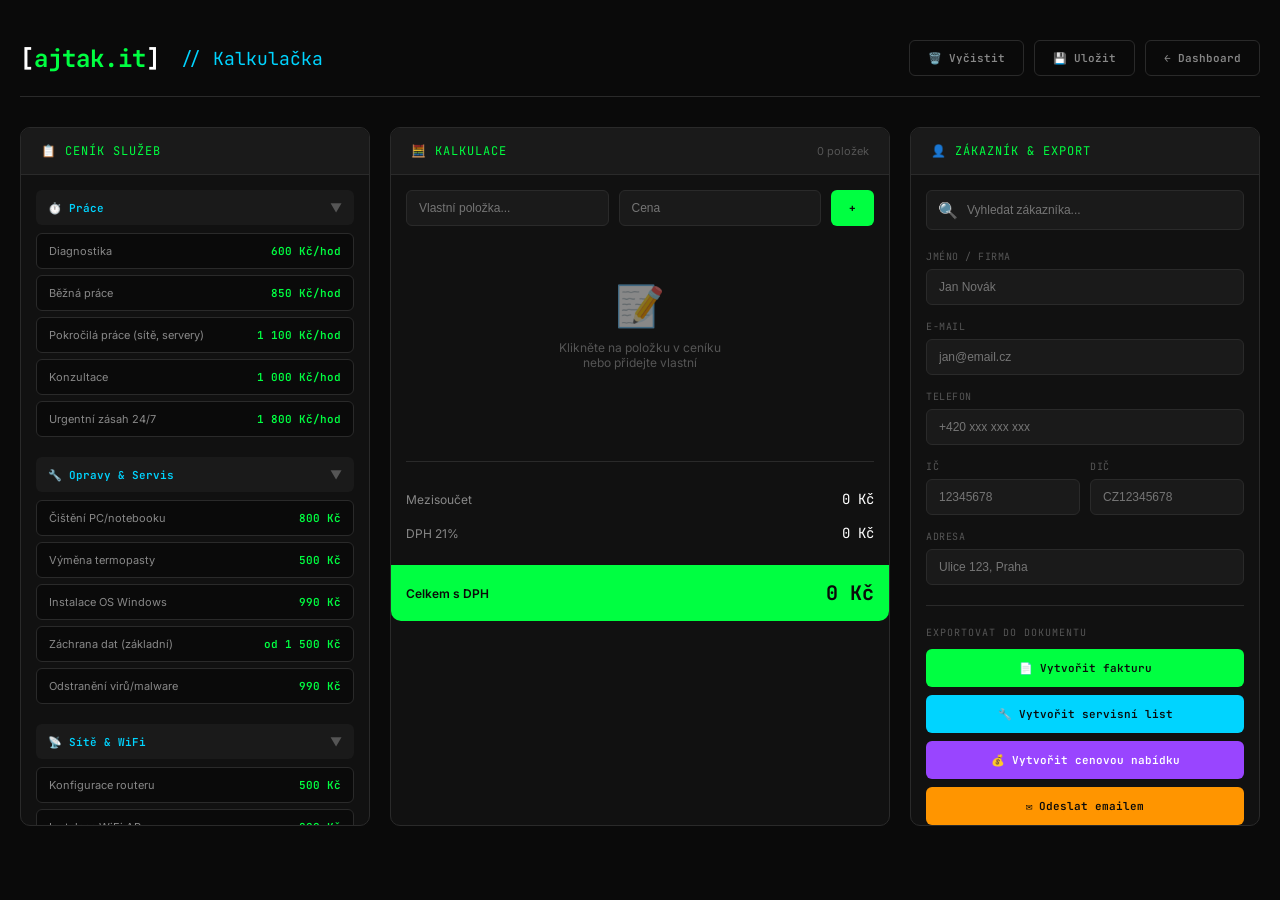
<file: admin/kalkulacka.html>
<!DOCTYPE html>
<html lang="cs">
<head>
    <meta charset="UTF-8">
    <meta name="viewport" content="width=device-width, initial-scale=1.0">
    <title>Kalkulačka - ajtak.it Admin</title>
    <link rel="preconnect" href="https://fonts.googleapis.com">
    <link rel="preconnect" href="https://fonts.gstatic.com" crossorigin>
    <link href="https://fonts.googleapis.com/css2?family=JetBrains+Mono:wght@300;400;500;600;700&family=Inter:wght@300;400;500;600;700&display=swap" rel="stylesheet">
    <link rel="icon" type="image/svg+xml" href="../favicon.svg">
    <style>
        :root {
            --matrix-green: #00ff41;
            --matrix-green-dark: #00cc33;
            --matrix-green-glow: rgba(0, 255, 65, 0.3);
            --cyan: #00d4ff;
            --purple: #9945ff;
            --orange: #ff9500;
            --bg-dark: #0a0a0a;
            --bg-card: #111111;
            --bg-input: #1a1a1a;
            --text-primary: #ffffff;
            --text-secondary: #888888;
            --text-muted: #555555;
            --border-color: #2a2a2a;
            --danger: #ff4444;
            --success: #00ff41;
        }
        
        * {
            margin: 0;
            padding: 0;
            box-sizing: border-box;
        }
        
        body {
            font-family: 'Inter', -apple-system, BlinkMacSystemFont, sans-serif;
            background: var(--bg-dark);
            color: var(--text-primary);
            min-height: 100vh;
        }
        
        .container {
            max-width: 1400px;
            margin: 0 auto;
            padding: 20px;
        }
        
        /* Header */
        .header {
            display: flex;
            justify-content: space-between;
            align-items: center;
            padding: 20px 0;
            border-bottom: 1px solid var(--border-color);
            margin-bottom: 30px;
        }
        
        .header-left {
            display: flex;
            align-items: center;
            gap: 20px;
        }
        
        .logo {
            font-family: 'JetBrains Mono', monospace;
            font-size: 24px;
            font-weight: 700;
            color: var(--text-primary);
            text-decoration: none;
        }
        
        .logo span {
            color: var(--matrix-green);
        }
        
        .page-title {
            font-family: 'JetBrains Mono', monospace;
            font-size: 18px;
            color: var(--cyan);
        }
        
        .header-actions {
            display: flex;
            gap: 10px;
        }
        
        .btn {
            display: inline-flex;
            align-items: center;
            gap: 8px;
            padding: 10px 18px;
            font-family: 'JetBrains Mono', monospace;
            font-size: 11px;
            font-weight: 600;
            border-radius: 6px;
            cursor: pointer;
            transition: all 0.2s;
            text-decoration: none;
            border: none;
        }
        
        .btn-primary {
            background: var(--matrix-green);
            color: var(--bg-dark);
        }
        
        .btn-primary:hover {
            box-shadow: 0 0 20px var(--matrix-green-glow);
        }
        
        .btn-secondary {
            background: var(--cyan);
            color: var(--bg-dark);
        }
        
        .btn-purple {
            background: var(--purple);
            color: white;
        }
        
        .btn-orange {
            background: var(--orange);
            color: var(--bg-dark);
        }
        
        .btn-outline {
            background: transparent;
            border: 1px solid var(--border-color);
            color: var(--text-secondary);
        }
        
        .btn-outline:hover {
            border-color: var(--matrix-green);
            color: var(--matrix-green);
        }
        
        /* Main Layout */
        .main-grid {
            display: grid;
            grid-template-columns: 350px 1fr 350px;
            gap: 20px;
        }
        
        /* Panels */
        .panel {
            background: var(--bg-card);
            border: 1px solid var(--border-color);
            border-radius: 10px;
            overflow: hidden;
        }
        
        .panel-header {
            padding: 15px 20px;
            background: var(--bg-input);
            border-bottom: 1px solid var(--border-color);
            display: flex;
            justify-content: space-between;
            align-items: center;
        }
        
        .panel-title {
            font-family: 'JetBrains Mono', monospace;
            font-size: 12px;
            color: var(--matrix-green);
            text-transform: uppercase;
            letter-spacing: 1px;
        }
        
        .panel-body {
            padding: 15px;
            max-height: calc(100vh - 250px);
            overflow-y: auto;
        }
        
        /* Ceník Categories */
        .category {
            margin-bottom: 20px;
        }
        
        .category-header {
            display: flex;
            justify-content: space-between;
            align-items: center;
            padding: 10px 12px;
            background: var(--bg-input);
            border-radius: 6px;
            margin-bottom: 8px;
            cursor: pointer;
        }
        
        .category-title {
            font-family: 'JetBrains Mono', monospace;
            font-size: 11px;
            color: var(--cyan);
            font-weight: 600;
        }
        
        .category-toggle {
            color: var(--text-muted);
            font-size: 12px;
        }
        
        .category-items {
            display: flex;
            flex-direction: column;
            gap: 6px;
        }
        
        .price-item {
            display: flex;
            justify-content: space-between;
            align-items: center;
            padding: 10px 12px;
            background: var(--bg-dark);
            border: 1px solid var(--border-color);
            border-radius: 6px;
            cursor: pointer;
            transition: all 0.2s;
        }
        
        .price-item:hover {
            border-color: var(--matrix-green);
            background: rgba(0, 255, 65, 0.05);
        }
        
        .price-item-name {
            font-size: 11px;
            color: var(--text-secondary);
        }
        
        .price-item-price {
            font-family: 'JetBrains Mono', monospace;
            font-size: 11px;
            color: var(--matrix-green);
            font-weight: 600;
        }
        
        /* Kalkulace Panel */
        .calc-items {
            display: flex;
            flex-direction: column;
            gap: 10px;
            min-height: 200px;
        }
        
        .calc-item {
            display: grid;
            grid-template-columns: 1fr 80px 100px 100px 30px;
            gap: 10px;
            align-items: center;
            padding: 12px;
            background: var(--bg-input);
            border: 1px solid var(--border-color);
            border-radius: 8px;
        }
        
        .calc-item-name {
            font-size: 12px;
            color: var(--text-primary);
        }
        
        .calc-input {
            background: var(--bg-dark);
            border: 1px solid var(--border-color);
            border-radius: 4px;
            padding: 8px 10px;
            color: var(--text-primary);
            font-family: 'JetBrains Mono', monospace;
            font-size: 11px;
            text-align: center;
        }
        
        .calc-input:focus {
            outline: none;
            border-color: var(--matrix-green);
        }
        
        .calc-item-total {
            font-family: 'JetBrains Mono', monospace;
            font-size: 12px;
            color: var(--matrix-green);
            font-weight: 600;
            text-align: right;
        }
        
        .calc-item-remove {
            background: var(--danger);
            color: white;
            border: none;
            width: 24px;
            height: 24px;
            border-radius: 50%;
            cursor: pointer;
            font-size: 14px;
            display: flex;
            align-items: center;
            justify-content: center;
        }
        
        .calc-empty {
            text-align: center;
            padding: 40px 20px;
            color: var(--text-muted);
            font-size: 12px;
        }
        
        .calc-empty-icon {
            font-size: 40px;
            margin-bottom: 10px;
            opacity: 0.5;
        }
        
        /* Totals */
        .totals-section {
            margin-top: 20px;
            padding-top: 20px;
            border-top: 1px solid var(--border-color);
        }
        
        .total-row {
            display: flex;
            justify-content: space-between;
            align-items: center;
            padding: 8px 0;
        }
        
        .total-label {
            font-size: 12px;
            color: var(--text-secondary);
        }
        
        .total-value {
            font-family: 'JetBrains Mono', monospace;
            font-size: 14px;
            color: var(--text-primary);
        }
        
        .total-row.grand {
            padding: 15px;
            background: var(--matrix-green);
            margin: 15px -15px -15px;
            border-radius: 0 0 10px 10px;
        }
        
        .total-row.grand .total-label {
            color: var(--bg-dark);
            font-weight: 600;
        }
        
        .total-row.grand .total-value {
            color: var(--bg-dark);
            font-size: 20px;
            font-weight: 700;
        }
        
        /* Customer Panel */
        .form-group {
            margin-bottom: 15px;
        }
        
        .form-label {
            display: block;
            font-family: 'JetBrains Mono', monospace;
            font-size: 10px;
            color: var(--text-muted);
            text-transform: uppercase;
            letter-spacing: 0.5px;
            margin-bottom: 6px;
        }
        
        .form-input {
            width: 100%;
            background: var(--bg-input);
            border: 1px solid var(--border-color);
            border-radius: 6px;
            padding: 10px 12px;
            color: var(--text-primary);
            font-size: 12px;
            transition: all 0.2s;
        }
        
        .form-input:focus {
            outline: none;
            border-color: var(--cyan);
        }
        
        .form-row {
            display: grid;
            grid-template-columns: 1fr 1fr;
            gap: 10px;
        }
        
        /* Customer Search */
        .customer-search {
            position: relative;
            margin-bottom: 20px;
        }
        
        .customer-search-input {
            width: 100%;
            background: var(--bg-input);
            border: 1px solid var(--border-color);
            border-radius: 6px;
            padding: 12px 15px 12px 40px;
            color: var(--text-primary);
            font-size: 12px;
        }
        
        .customer-search-icon {
            position: absolute;
            left: 12px;
            top: 50%;
            transform: translateY(-50%);
            color: var(--text-muted);
        }
        
        .customer-results {
            position: absolute;
            top: 100%;
            left: 0;
            right: 0;
            background: var(--bg-card);
            border: 1px solid var(--border-color);
            border-radius: 6px;
            margin-top: 5px;
            max-height: 200px;
            overflow-y: auto;
            z-index: 100;
            display: none;
        }
        
        .customer-results.active {
            display: block;
        }
        
        .customer-result-item {
            padding: 10px 15px;
            cursor: pointer;
            border-bottom: 1px solid var(--border-color);
            transition: background 0.2s;
        }
        
        .customer-result-item:hover {
            background: rgba(0, 255, 65, 0.05);
        }
        
        .customer-result-item:last-child {
            border-bottom: none;
        }
        
        .customer-result-name {
            font-size: 12px;
            color: var(--text-primary);
            margin-bottom: 2px;
        }
        
        .customer-result-email {
            font-size: 10px;
            color: var(--text-muted);
        }
        
        /* Export Actions */
        .export-section {
            margin-top: 20px;
            padding-top: 20px;
            border-top: 1px solid var(--border-color);
        }
        
        .export-title {
            font-family: 'JetBrains Mono', monospace;
            font-size: 10px;
            color: var(--text-muted);
            text-transform: uppercase;
            letter-spacing: 1px;
            margin-bottom: 10px;
        }
        
        .export-buttons {
            display: flex;
            flex-direction: column;
            gap: 8px;
        }
        
        .export-btn {
            width: 100%;
            padding: 12px;
            display: flex;
            align-items: center;
            justify-content: center;
            gap: 10px;
        }
        
        /* Quick Add */
        .quick-add {
            display: flex;
            gap: 10px;
            margin-bottom: 15px;
        }
        
        .quick-add-input {
            flex: 1;
            background: var(--bg-input);
            border: 1px solid var(--border-color);
            border-radius: 6px;
            padding: 10px 12px;
            color: var(--text-primary);
            font-size: 12px;
        }
        
        .quick-add-price {
            width: 100px;
        }
        
        /* Saved Calculations */
        .saved-list {
            display: flex;
            flex-direction: column;
            gap: 8px;
        }
        
        .saved-item {
            display: flex;
            justify-content: space-between;
            align-items: center;
            padding: 12px;
            background: var(--bg-input);
            border: 1px solid var(--border-color);
            border-radius: 6px;
            cursor: pointer;
            transition: all 0.2s;
        }
        
        .saved-item:hover {
            border-color: var(--cyan);
        }
        
        .saved-item-info {
            flex: 1;
        }
        
        .saved-item-name {
            font-size: 12px;
            color: var(--text-primary);
            margin-bottom: 2px;
        }
        
        .saved-item-date {
            font-size: 10px;
            color: var(--text-muted);
        }
        
        .saved-item-total {
            font-family: 'JetBrains Mono', monospace;
            font-size: 12px;
            color: var(--matrix-green);
            font-weight: 600;
        }
        
        /* Toast */
        .toast-container {
            position: fixed;
            bottom: 20px;
            right: 20px;
            z-index: 10000;
        }
        
        .toast {
            background: var(--bg-card);
            border: 1px solid var(--success);
            border-radius: 8px;
            padding: 15px 20px;
            display: flex;
            align-items: center;
            gap: 12px;
            margin-top: 10px;
            animation: slideIn 0.3s ease;
        }
        
        @keyframes slideIn {
            from { transform: translateX(100%); opacity: 0; }
            to { transform: translateX(0); opacity: 1; }
        }
        
        .toast-icon {
            font-size: 20px;
        }
        
        .toast-message {
            font-size: 13px;
            color: var(--text-primary);
        }
        
        /* Responsive */
        @media (max-width: 1200px) {
            .main-grid {
                grid-template-columns: 1fr;
            }
            
            .panel-body {
                max-height: none;
            }
        }
        
        /* Custom Scrollbar */
        ::-webkit-scrollbar {
            width: 6px;
        }
        
        ::-webkit-scrollbar-track {
            background: var(--bg-dark);
        }
        
        ::-webkit-scrollbar-thumb {
            background: var(--border-color);
            border-radius: 3px;
        }
        
        ::-webkit-scrollbar-thumb:hover {
            background: var(--text-muted);
        }
    </style>
</head>
<body>
    <div class="container">
        <!-- Header -->
        <div class="header">
            <div class="header-left">
                <a href="index.html" class="logo">[<span>ajtak.it</span>]</a>
                <span class="page-title">// Kalkulačka</span>
            </div>
            <div class="header-actions">
                <button class="btn btn-outline" onclick="clearCalc()">🗑️ Vyčistit</button>
                <button class="btn btn-outline" onclick="saveCalc()">💾 Uložit</button>
                <a href="index.html" class="btn btn-outline">← Dashboard</a>
            </div>
        </div>
        
        <!-- Main Grid -->
        <div class="main-grid">
            <!-- Ceník Panel -->
            <div class="panel">
                <div class="panel-header">
                    <span class="panel-title">📋 Ceník služeb</span>
                </div>
                <div class="panel-body" id="priceList">
                    <!-- Práce -->
                    <div class="category">
                        <div class="category-header" onclick="toggleCategory(this)">
                            <span class="category-title">⏱️ Práce</span>
                            <span class="category-toggle">▼</span>
                        </div>
                        <div class="category-items">
                            <div class="price-item" onclick="addItem('Diagnostika', 600, 'hod')">
                                <span class="price-item-name">Diagnostika</span>
                                <span class="price-item-price">600 Kč/hod</span>
                            </div>
                            <div class="price-item" onclick="addItem('Běžná práce', 850, 'hod')">
                                <span class="price-item-name">Běžná práce</span>
                                <span class="price-item-price">850 Kč/hod</span>
                            </div>
                            <div class="price-item" onclick="addItem('Pokročilá práce', 1100, 'hod')">
                                <span class="price-item-name">Pokročilá práce (sítě, servery)</span>
                                <span class="price-item-price">1 100 Kč/hod</span>
                            </div>
                            <div class="price-item" onclick="addItem('Konzultace', 1000, 'hod')">
                                <span class="price-item-name">Konzultace</span>
                                <span class="price-item-price">1 000 Kč/hod</span>
                            </div>
                            <div class="price-item" onclick="addItem('Urgentní zásah 24/7', 1800, 'hod')">
                                <span class="price-item-name">Urgentní zásah 24/7</span>
                                <span class="price-item-price">1 800 Kč/hod</span>
                            </div>
                        </div>
                    </div>
                    
                    <!-- Opravy -->
                    <div class="category">
                        <div class="category-header" onclick="toggleCategory(this)">
                            <span class="category-title">🔧 Opravy & Servis</span>
                            <span class="category-toggle">▼</span>
                        </div>
                        <div class="category-items">
                            <div class="price-item" onclick="addItem('Čištění PC/notebooku', 800, 'ks')">
                                <span class="price-item-name">Čištění PC/notebooku</span>
                                <span class="price-item-price">800 Kč</span>
                            </div>
                            <div class="price-item" onclick="addItem('Výměna termopasty', 500, 'ks')">
                                <span class="price-item-name">Výměna termopasty</span>
                                <span class="price-item-price">500 Kč</span>
                            </div>
                            <div class="price-item" onclick="addItem('Instalace OS Windows', 990, 'ks')">
                                <span class="price-item-name">Instalace OS Windows</span>
                                <span class="price-item-price">990 Kč</span>
                            </div>
                            <div class="price-item" onclick="addItem('Záchrana dat', 1500, 'ks')">
                                <span class="price-item-name">Záchrana dat (základní)</span>
                                <span class="price-item-price">od 1 500 Kč</span>
                            </div>
                            <div class="price-item" onclick="addItem('Odstranění virů', 990, 'ks')">
                                <span class="price-item-name">Odstranění virů/malware</span>
                                <span class="price-item-price">990 Kč</span>
                            </div>
                        </div>
                    </div>
                    
                    <!-- Sítě -->
                    <div class="category">
                        <div class="category-header" onclick="toggleCategory(this)">
                            <span class="category-title">📡 Sítě & WiFi</span>
                            <span class="category-toggle">▼</span>
                        </div>
                        <div class="category-items">
                            <div class="price-item" onclick="addItem('Konfigurace routeru', 500, 'ks')">
                                <span class="price-item-name">Konfigurace routeru</span>
                                <span class="price-item-price">500 Kč</span>
                            </div>
                            <div class="price-item" onclick="addItem('Instalace WiFi AP', 800, 'ks')">
                                <span class="price-item-name">Instalace WiFi AP</span>
                                <span class="price-item-price">800 Kč</span>
                            </div>
                            <div class="price-item" onclick="addItem('Instalace mesh systému', 1500, 'ks')">
                                <span class="price-item-name">Instalace mesh systému</span>
                                <span class="price-item-price">1 500 Kč</span>
                            </div>
                            <div class="price-item" onclick="addItem('Konfigurace VPN', 990, 'ks')">
                                <span class="price-item-name">Konfigurace VPN</span>
                                <span class="price-item-price">990 Kč</span>
                            </div>
                        </div>
                    </div>
                    
                    <!-- Kamery -->
                    <div class="category">
                        <div class="category-header" onclick="toggleCategory(this)">
                            <span class="category-title">📹 Kamery & Dohled</span>
                            <span class="category-toggle">▼</span>
                        </div>
                        <div class="category-items">
                            <div class="price-item" onclick="addItem('Instalace IP kamery', 800, 'ks')">
                                <span class="price-item-name">Instalace IP kamery</span>
                                <span class="price-item-price">800 Kč/ks</span>
                            </div>
                            <div class="price-item" onclick="addItem('Konfigurace NVR', 1200, 'ks')">
                                <span class="price-item-name">Konfigurace NVR</span>
                                <span class="price-item-price">1 200 Kč</span>
                            </div>
                            <div class="price-item" onclick="addItem('Návrh kamerového systému', 1500, 'ks')">
                                <span class="price-item-name">Návrh kamerového systému</span>
                                <span class="price-item-price">1 500 Kč</span>
                            </div>
                        </div>
                    </div>
                    
                    <!-- Doprava -->
                    <div class="category">
                        <div class="category-header" onclick="toggleCategory(this)">
                            <span class="category-title">🚗 Doprava</span>
                            <span class="category-toggle">▼</span>
                        </div>
                        <div class="category-items">
                            <div class="price-item" onclick="addItem('Výjezd (do 15 km)', 0, 'ks')">
                                <span class="price-item-name">Příbram a okolí (do 15 km)</span>
                                <span class="price-item-price">ZDARMA</span>
                            </div>
                            <div class="price-item" onclick="addItem('Výjezd (15-40 km)', 300, 'ks')">
                                <span class="price-item-name">15-40 km (Praha)</span>
                                <span class="price-item-price">300 Kč</span>
                            </div>
                            <div class="price-item" onclick="addItem('Výjezd (nad 40 km)', 9, 'km')">
                                <span class="price-item-name">Nad 40 km</span>
                                <span class="price-item-price">9 Kč/km</span>
                            </div>
                        </div>
                    </div>
                    
                    <!-- Paušály -->
                    <div class="category">
                        <div class="category-header" onclick="toggleCategory(this)">
                            <span class="category-title">📊 Paušály</span>
                            <span class="category-toggle">▼</span>
                        </div>
                        <div class="category-items">
                            <div class="price-item" onclick="addItem('Paušál MINI (do 5 zařízení)', 2990, 'měs')">
                                <span class="price-item-name">MINI (do 5 zařízení)</span>
                                <span class="price-item-price">2 990 Kč/měs</span>
                            </div>
                            <div class="price-item" onclick="addItem('Paušál STANDARD (do 15 zařízení)', 5490, 'měs')">
                                <span class="price-item-name">STANDARD (do 15 zařízení)</span>
                                <span class="price-item-price">5 490 Kč/měs</span>
                            </div>
                            <div class="price-item" onclick="addItem('Paušál PREMIUM (15+ zařízení)', 8990, 'měs')">
                                <span class="price-item-name">PREMIUM (15+ zařízení)</span>
                                <span class="price-item-price">8 990 Kč/měs</span>
                            </div>
                        </div>
                    </div>
                </div>
            </div>
            
            <!-- Kalkulace Panel -->
            <div class="panel">
                <div class="panel-header">
                    <span class="panel-title">🧮 Kalkulace</span>
                    <span style="font-size: 11px; color: var(--text-muted);" id="itemCount">0 položek</span>
                </div>
                <div class="panel-body">
                    <!-- Quick Add -->
                    <div class="quick-add">
                        <input type="text" class="quick-add-input" id="quickName" placeholder="Vlastní položka...">
                        <input type="number" class="quick-add-input quick-add-price" id="quickPrice" placeholder="Cena">
                        <button class="btn btn-primary" onclick="addCustomItem()">+</button>
                    </div>
                    
                    <!-- Items -->
                    <div class="calc-items" id="calcItems">
                        <div class="calc-empty">
                            <div class="calc-empty-icon">📝</div>
                            <div>Klikněte na položku v ceníku<br>nebo přidejte vlastní</div>
                        </div>
                    </div>
                    
                    <!-- Totals -->
                    <div class="totals-section">
                        <div class="total-row">
                            <span class="total-label">Mezisoučet</span>
                            <span class="total-value" id="subtotal">0 Kč</span>
                        </div>
                        <div class="total-row">
                            <span class="total-label">DPH 21%</span>
                            <span class="total-value" id="vat">0 Kč</span>
                        </div>
                        <div class="total-row grand">
                            <span class="total-label">Celkem s DPH</span>
                            <span class="total-value" id="total">0 Kč</span>
                        </div>
                    </div>
                </div>
            </div>
            
            <!-- Zákazník & Export Panel -->
            <div class="panel">
                <div class="panel-header">
                    <span class="panel-title">👤 Zákazník & Export</span>
                </div>
                <div class="panel-body">
                    <!-- Customer Search -->
                    <div class="customer-search">
                        <span class="customer-search-icon">🔍</span>
                        <input type="text" class="customer-search-input" id="customerSearch" placeholder="Vyhledat zákazníka..." oninput="searchCustomer(this.value)">
                        <div class="customer-results" id="customerResults"></div>
                    </div>
                    
                    <!-- Customer Form -->
                    <div class="form-group">
                        <label class="form-label">Jméno / Firma</label>
                        <input type="text" class="form-input" id="custName" placeholder="Jan Novák">
                    </div>
                    <div class="form-group">
                        <label class="form-label">E-mail</label>
                        <input type="email" class="form-input" id="custEmail" placeholder="jan@email.cz">
                    </div>
                    <div class="form-group">
                        <label class="form-label">Telefon</label>
                        <input type="tel" class="form-input" id="custPhone" placeholder="+420 xxx xxx xxx">
                    </div>
                    <div class="form-row">
                        <div class="form-group">
                            <label class="form-label">IČ</label>
                            <input type="text" class="form-input" id="custIco" placeholder="12345678">
                        </div>
                        <div class="form-group">
                            <label class="form-label">DIČ</label>
                            <input type="text" class="form-input" id="custDic" placeholder="CZ12345678">
                        </div>
                    </div>
                    <div class="form-group">
                        <label class="form-label">Adresa</label>
                        <input type="text" class="form-input" id="custAddress" placeholder="Ulice 123, Praha">
                    </div>
                    
                    <!-- Export Section -->
                    <div class="export-section">
                        <div class="export-title">Exportovat do dokumentu</div>
                        <div class="export-buttons">
                            <button class="btn btn-primary export-btn" onclick="exportTo('faktura')">
                                📄 Vytvořit fakturu
                            </button>
                            <button class="btn btn-secondary export-btn" onclick="exportTo('servisni-list')">
                                🔧 Vytvořit servisní list
                            </button>
                            <button class="btn btn-purple export-btn" onclick="exportTo('nabidka')">
                                💰 Vytvořit cenovou nabídku
                            </button>
                            <button class="btn btn-orange export-btn" onclick="exportTo('email')">
                                ✉️ Odeslat emailem
                            </button>
                        </div>
                    </div>
                    
                    <!-- Saved Calculations -->
                    <div class="export-section">
                        <div class="export-title">Uložené kalkulace</div>
                        <div class="saved-list" id="savedList">
                            <div style="text-align: center; color: var(--text-muted); font-size: 11px; padding: 20px;">
                                Žádné uložené kalkulace
                            </div>
                        </div>
                    </div>
                </div>
            </div>
        </div>
    </div>
    
    <!-- Toast Container -->
    <div class="toast-container" id="toastContainer"></div>
    
    <script>
        // Data
        let calcItems = [];
        let customers = [
            { id: 1, name: 'Jan Novák', email: 'jan@novak.cz', phone: '+420 777 123 456', ico: '12345678', dic: 'CZ12345678', address: 'Ulice 1, Praha' },
            { id: 2, name: 'Firma ABC s.r.o.', email: 'info@abc.cz', phone: '+420 777 987 654', ico: '87654321', dic: 'CZ87654321', address: 'Náměstí 5, Brno' },
            { id: 3, name: 'Petr Svoboda', email: 'petr@svoboda.cz', phone: '+420 608 111 222', ico: '', dic: '', address: 'Lesní 10, Příbram' },
        ];
        let savedCalcs = JSON.parse(localStorage.getItem('ajtak_saved_calcs') || '[]');
        
        // Toggle category
        function toggleCategory(header) {
            const items = header.nextElementSibling;
            const toggle = header.querySelector('.category-toggle');
            
            if (items.style.display === 'none') {
                items.style.display = 'flex';
                toggle.textContent = '▼';
            } else {
                items.style.display = 'none';
                toggle.textContent = '▶';
            }
        }
        
        // Add item from price list
        function addItem(name, price, unit) {
            calcItems.push({
                id: Date.now(),
                name: name,
                qty: 1,
                unit: unit,
                price: price
            });
            renderCalcItems();
            showToast(`Přidáno: ${name}`);
        }
        
        // Add custom item
        function addCustomItem() {
            const name = document.getElementById('quickName').value;
            const price = parseFloat(document.getElementById('quickPrice').value) || 0;
            
            if (!name) {
                showToast('Zadejte název položky', 'error');
                return;
            }
            
            addItem(name, price, 'ks');
            document.getElementById('quickName').value = '';
            document.getElementById('quickPrice').value = '';
        }
        
        // Remove item
        function removeItem(id) {
            calcItems = calcItems.filter(item => item.id !== id);
            renderCalcItems();
        }
        
        // Update quantity
        function updateQty(id, qty) {
            const item = calcItems.find(i => i.id === id);
            if (item) {
                item.qty = parseFloat(qty) || 0;
                renderCalcItems();
            }
        }
        
        // Update price
        function updatePrice(id, price) {
            const item = calcItems.find(i => i.id === id);
            if (item) {
                item.price = parseFloat(price) || 0;
                renderCalcItems();
            }
        }
        
        // Render calculation items
        function renderCalcItems() {
            const container = document.getElementById('calcItems');
            
            if (calcItems.length === 0) {
                container.innerHTML = `
                    <div class="calc-empty">
                        <div class="calc-empty-icon">📝</div>
                        <div>Klikněte na položku v ceníku<br>nebo přidejte vlastní</div>
                    </div>
                `;
            } else {
                container.innerHTML = calcItems.map(item => `
                    <div class="calc-item">
                        <div class="calc-item-name">${item.name}</div>
                        <input type="number" class="calc-input" value="${item.qty}" min="0" step="0.5" onchange="updateQty(${item.id}, this.value)">
                        <input type="number" class="calc-input" value="${item.price}" min="0" onchange="updatePrice(${item.id}, this.value)">
                        <div class="calc-item-total">${formatCurrency(item.qty * item.price)}</div>
                        <button class="calc-item-remove" onclick="removeItem(${item.id})">×</button>
                    </div>
                `).join('');
            }
            
            updateTotals();
        }
        
        // Update totals
        function updateTotals() {
            const subtotal = calcItems.reduce((sum, item) => sum + (item.qty * item.price), 0);
            const vat = subtotal * 0.21;
            const total = subtotal + vat;
            
            document.getElementById('subtotal').textContent = formatCurrency(subtotal);
            document.getElementById('vat').textContent = formatCurrency(vat);
            document.getElementById('total').textContent = formatCurrency(total);
            document.getElementById('itemCount').textContent = `${calcItems.length} položek`;
        }
        
        // Format currency
        function formatCurrency(amount) {
            return amount.toLocaleString('cs-CZ', { minimumFractionDigits: 0, maximumFractionDigits: 0 }) + ' Kč';
        }
        
        // Clear calculation
        function clearCalc() {
            if (confirm('Opravdu vymazat všechny položky?')) {
                calcItems = [];
                renderCalcItems();
                showToast('Kalkulace vymazána');
            }
        }
        
        // Save calculation
        function saveCalc() {
            const name = document.getElementById('custName').value || 'Bez názvu';
            const saved = {
                id: Date.now(),
                name: name,
                date: new Date().toLocaleDateString('cs-CZ'),
                items: [...calcItems],
                customer: getCustomerData(),
                total: calcItems.reduce((sum, item) => sum + (item.qty * item.price), 0)
            };
            
            savedCalcs.unshift(saved);
            if (savedCalcs.length > 20) savedCalcs.pop(); // Keep last 20
            localStorage.setItem('ajtak_saved_calcs', JSON.stringify(savedCalcs));
            renderSavedCalcs();
            showToast('Kalkulace uložena');
        }
        
        // Load saved calculation
        function loadCalc(id) {
            const saved = savedCalcs.find(c => c.id === id);
            if (saved) {
                calcItems = [...saved.items];
                if (saved.customer) {
                    setCustomerData(saved.customer);
                }
                renderCalcItems();
                showToast('Kalkulace načtena');
            }
        }
        
        // Render saved calculations
        function renderSavedCalcs() {
            const container = document.getElementById('savedList');
            
            if (savedCalcs.length === 0) {
                container.innerHTML = `
                    <div style="text-align: center; color: var(--text-muted); font-size: 11px; padding: 20px;">
                        Žádné uložené kalkulace
                    </div>
                `;
            } else {
                container.innerHTML = savedCalcs.slice(0, 5).map(calc => `
                    <div class="saved-item" onclick="loadCalc(${calc.id})">
                        <div class="saved-item-info">
                            <div class="saved-item-name">${calc.name}</div>
                            <div class="saved-item-date">${calc.date}</div>
                        </div>
                        <div class="saved-item-total">${formatCurrency(calc.total)}</div>
                    </div>
                `).join('');
            }
        }
        
        // Customer search
        function searchCustomer(query) {
            const results = document.getElementById('customerResults');
            
            if (query.length < 2) {
                results.classList.remove('active');
                return;
            }
            
            const filtered = customers.filter(c => 
                c.name.toLowerCase().includes(query.toLowerCase()) ||
                c.email.toLowerCase().includes(query.toLowerCase())
            );
            
            if (filtered.length > 0) {
                results.innerHTML = filtered.map(c => `
                    <div class="customer-result-item" onclick="selectCustomer(${c.id})">
                        <div class="customer-result-name">${c.name}</div>
                        <div class="customer-result-email">${c.email}</div>
                    </div>
                `).join('');
                results.classList.add('active');
            } else {
                results.classList.remove('active');
            }
        }
        
        // Select customer
        function selectCustomer(id) {
            const customer = customers.find(c => c.id === id);
            if (customer) {
                setCustomerData(customer);
                document.getElementById('customerResults').classList.remove('active');
                document.getElementById('customerSearch').value = '';
            }
        }
        
        // Get customer data
        function getCustomerData() {
            return {
                name: document.getElementById('custName').value,
                email: document.getElementById('custEmail').value,
                phone: document.getElementById('custPhone').value,
                ico: document.getElementById('custIco').value,
                dic: document.getElementById('custDic').value,
                address: document.getElementById('custAddress').value
            };
        }
        
        // Set customer data
        function setCustomerData(data) {
            document.getElementById('custName').value = data.name || '';
            document.getElementById('custEmail').value = data.email || '';
            document.getElementById('custPhone').value = data.phone || '';
            document.getElementById('custIco').value = data.ico || '';
            document.getElementById('custDic').value = data.dic || '';
            document.getElementById('custAddress').value = data.address || '';
        }
        
        // Export to document
        function exportTo(type) {
            if (calcItems.length === 0) {
                showToast('Přidejte nejdřív položky do kalkulace', 'error');
                return;
            }
            
            // Save data for export
            const exportData = {
                items: calcItems,
                customer: getCustomerData(),
                totals: {
                    subtotal: calcItems.reduce((sum, item) => sum + (item.qty * item.price), 0),
                    vat: calcItems.reduce((sum, item) => sum + (item.qty * item.price), 0) * 0.21
                }
            };
            
            localStorage.setItem('ajtak_export_data', JSON.stringify(exportData));
            
            // Redirect to appropriate document
            switch(type) {
                case 'faktura':
                    window.location.href = 'index.html?doc=faktura&import=true';
                    break;
                case 'servisni-list':
                    window.location.href = 'index.html?doc=servisni-list&import=true';
                    break;
                case 'nabidka':
                    window.location.href = 'index.html?doc=cenova-nabidka&import=true';
                    break;
                case 'email':
                    sendEmail();
                    break;
            }
        }
        
        // Send email
        function sendEmail() {
            const customer = getCustomerData();
            const subtotal = calcItems.reduce((sum, item) => sum + (item.qty * item.price), 0);
            const total = subtotal * 1.21;
            
            let body = `Dobrý den,\n\nzasílám cenovou kalkulaci:\n\n`;
            calcItems.forEach(item => {
                body += `• ${item.name}: ${item.qty} × ${item.price} Kč = ${item.qty * item.price} Kč\n`;
            });
            body += `\n---\nCelkem bez DPH: ${formatCurrency(subtotal)}\nDPH 21%: ${formatCurrency(subtotal * 0.21)}\nCelkem s DPH: ${formatCurrency(total)}\n\nS pozdravem,\nJulius Joska\najtak.it`;
            
            const mailtoLink = `mailto:${customer.email}?subject=${encodeURIComponent('Cenová kalkulace - ajtak.it')}&body=${encodeURIComponent(body)}`;
            window.open(mailtoLink);
        }
        
        // Toast notification
        function showToast(message, type = 'success') {
            const container = document.getElementById('toastContainer');
            const toast = document.createElement('div');
            toast.className = 'toast';
            toast.innerHTML = `
                <span class="toast-icon">${type === 'success' ? '✅' : '⚠️'}</span>
                <span class="toast-message">${message}</span>
            `;
            
            container.appendChild(toast);
            setTimeout(() => toast.remove(), 3000);
        }
        
        // Close customer results on click outside
        document.addEventListener('click', (e) => {
            if (!e.target.closest('.customer-search')) {
                document.getElementById('customerResults').classList.remove('active');
            }
        });
        
        // Initialize
        renderCalcItems();
        renderSavedCalcs();
    </script>
</body>
</html>
</file>
<file: style.css>
/* ============================================
   AJTAK.IT - Matrix/Cyberpunk Terminal Style
   IT Services Website
   ============================================ */

/* Custom Properties */
:root {
    /* Matrix Green Palette */
    --matrix-green: #00ff41;
    --matrix-green-dim: #00cc33;
    --matrix-green-dark: #008f11;
    --matrix-green-glow: rgba(0, 255, 65, 0.4);
    --matrix-green-subtle: rgba(0, 255, 65, 0.1);
    
    /* Cyan accent */
    --cyan: #00d4ff;
    --cyan-dim: #00a8cc;
    --cyan-glow: rgba(0, 212, 255, 0.3);
    
    /* Backgrounds */
    --bg-primary: #0a0a0a;
    --bg-secondary: #0d0d0d;
    --bg-terminal: #0c0c0c;
    --bg-card: rgba(0, 255, 65, 0.03);
    --bg-card-hover: rgba(0, 255, 65, 0.08);
    
    /* Text */
    --text-primary: #00ff41;
    --text-secondary: rgba(0, 255, 65, 0.7);
    --text-dim: rgba(0, 255, 65, 0.4);
    --text-white: #e0e0e0;
    
    /* Borders */
    --border: rgba(0, 255, 65, 0.2);
    --border-bright: rgba(0, 255, 65, 0.5);
    
    /* Font */
    --font-mono: 'JetBrains Mono', 'Share Tech Mono', 'Courier New', monospace;
    
    /* Effects */
    --glow: 0 0 10px var(--matrix-green-glow), 0 0 20px var(--matrix-green-glow), 0 0 30px var(--matrix-green-glow);
    --glow-subtle: 0 0 5px var(--matrix-green-glow);
    --glow-cyan: 0 0 10px var(--cyan-glow), 0 0 20px var(--cyan-glow);
}

/* ============================================
   Reset & Base
   ============================================ */
*, *::before, *::after {
    box-sizing: border-box;
    margin: 0;
    padding: 0;
}

html {
    scroll-behavior: smooth;
    scroll-padding-top: 80px;
}

body {
    font-family: var(--font-mono);
    background: var(--bg-primary);
    color: var(--text-primary);
    line-height: 1.6;
    overflow-x: hidden;
    font-size: 14px;
}

::selection {
    background: var(--matrix-green);
    color: var(--bg-primary);
}

a {
    text-decoration: none;
    color: inherit;
}

button {
    font-family: inherit;
    cursor: pointer;
    border: none;
    background: none;
}

/* ============================================
   Matrix Rain Canvas (Spotlight effect around cursor)
   ============================================ */
#matrix {
    position: fixed;
    top: 0;
    left: 0;
    width: 100%;
    height: 100%;
    z-index: 0;
    opacity: 1;
    pointer-events: none;
}

/* ============================================
   Scanlines & CRT Effect
   ============================================ */
.scanlines {
    position: fixed;
    top: 0;
    left: 0;
    width: 100%;
    height: 100%;
    pointer-events: none;
    z-index: 9998;
    background: repeating-linear-gradient(
        0deg,
        rgba(0, 0, 0, 0.1) 0px,
        rgba(0, 0, 0, 0.1) 1px,
        transparent 1px,
        transparent 2px
    );
}

.crt {
    position: fixed;
    top: 0;
    left: 0;
    width: 100%;
    height: 100%;
    pointer-events: none;
    z-index: 9997;
    animation: flicker 0.15s infinite;
    background: radial-gradient(ellipse at center, transparent 0%, rgba(0, 0, 0, 0.3) 100%);
}

@keyframes flicker {
    0% { opacity: 0.97; }
    50% { opacity: 1; }
    100% { opacity: 0.98; }
}

/* ============================================
   Container
   ============================================ */
.container {
    max-width: 1200px;
    margin: 0 auto;
    padding: 0 24px;
    position: relative;
    z-index: 10;
}

.section {
    padding: 120px 0;
    position: relative;
    z-index: 5;
}

/* ============================================
   Header & Navigation
   ============================================ */
.header {
    position: fixed;
    top: 0;
    left: 0;
    right: 0;
    z-index: 1000;
    padding: 16px 0;
    background: rgba(10, 10, 10, 0.9);
    backdrop-filter: blur(10px);
    border-bottom: 1px solid var(--border);
}

.nav {
    max-width: 1200px;
    margin: 0 auto;
    padding: 0 24px;
    display: flex;
    align-items: center;
    justify-content: space-between;
}

/* Logo */
.logo {
    display: flex;
    align-items: center;
    font-size: 1.25rem;
    font-weight: 700;
}

.logo-bracket {
    color: var(--text-dim);
}

.logo-text {
    color: var(--matrix-green);
    text-shadow: var(--glow-subtle);
}

.logo-cursor {
    color: var(--matrix-green);
    animation: blink 1s step-end infinite;
}

@keyframes blink {
    0%, 100% { opacity: 1; }
    50% { opacity: 0; }
}

/* Nav Links */
.nav-links {
    display: flex;
    gap: 32px;
}

.nav-link {
    color: var(--text-secondary);
    font-size: 0.8125rem;
    transition: all 0.3s ease;
    position: relative;
}

.nav-prefix {
    color: var(--text-dim);
    margin-right: 4px;
}

.nav-link:hover {
    color: var(--matrix-green);
    text-shadow: var(--glow-subtle);
}

.nav-link::after {
    content: '';
    position: absolute;
    bottom: -4px;
    left: 0;
    width: 0;
    height: 1px;
    background: var(--matrix-green);
    box-shadow: var(--glow-subtle);
    transition: width 0.3s ease;
}

.nav-link:hover::after {
    width: 100%;
}

/* Admin Link */
.nav-link.admin-link {
    color: var(--cyan);
    margin-left: 20px;
    padding-left: 20px;
    border-left: 1px solid var(--border);
}

.nav-link.admin-link .nav-prefix {
    color: var(--cyan-dim);
}

.nav-link.admin-link:hover {
    color: var(--cyan);
    text-shadow: var(--glow-cyan);
}

.nav-link.admin-link::after {
    background: var(--cyan);
    box-shadow: var(--glow-cyan);
}

/* Nav Toggle */
.nav-toggle {
    display: none;
    width: 30px;
    height: 20px;
    position: relative;
}

.nav-toggle span {
    position: absolute;
    width: 100%;
    height: 2px;
    background: var(--matrix-green);
    top: 50%;
    transform: translateY(-50%);
    transition: all 0.3s ease;
    box-shadow: var(--glow-subtle);
}

.nav-toggle span::before,
.nav-toggle span::after {
    content: '';
    position: absolute;
    width: 100%;
    height: 2px;
    background: var(--matrix-green);
    left: 0;
    transition: all 0.3s ease;
    box-shadow: var(--glow-subtle);
}

.nav-toggle span::before { top: -8px; }
.nav-toggle span::after { top: 8px; }

.nav-toggle.active span { background: transparent; box-shadow: none; }
.nav-toggle.active span::before { top: 0; transform: rotate(45deg); }
.nav-toggle.active span::after { top: 0; transform: rotate(-45deg); }

@media (max-width: 768px) {
    .nav-links { display: none; }
    .nav-toggle { display: block; }
}

/* Mobile Menu */
.mobile-menu {
    position: fixed;
    top: 0;
    left: 0;
    width: 100%;
    height: 100vh;
    background: var(--bg-primary);
    z-index: 999;
    display: flex;
    align-items: center;
    justify-content: center;
    opacity: 0;
    visibility: hidden;
    transition: all 0.3s ease;
}

.mobile-menu.active {
    opacity: 1;
    visibility: visible;
}

.mobile-link {
    display: block;
    font-size: 1.5rem;
    color: var(--matrix-green);
    padding: 16px 0;
    text-align: center;
    transition: all 0.3s ease;
}

.mobile-link:hover {
    text-shadow: var(--glow);
}

.mobile-link.admin-mobile {
    color: var(--cyan);
    margin-top: 20px;
    padding-top: 20px;
    border-top: 1px solid var(--border);
}

.mobile-link.admin-mobile:hover {
    text-shadow: var(--glow-cyan);
}

/* ============================================
   Hero Section
   ============================================ */
.hero {
    min-height: 100vh;
    display: flex;
    align-items: center;
    padding: 100px 24px;
    position: relative;
    z-index: 5;
}

.hero-content {
    flex: 1;
    max-width: 800px;
    position: relative;
    z-index: 10;
}

/* Terminal Window */
.terminal-window {
    background: rgba(12, 12, 12, 0.95);
    border: 1px solid var(--border);
    border-radius: 8px;
    overflow: hidden;
    margin-bottom: 40px;
    box-shadow: 0 0 30px rgba(0, 0, 0, 0.5), inset 0 0 30px rgba(0, 255, 65, 0.02);
    backdrop-filter: blur(5px);
}

.terminal-header {
    background: var(--bg-secondary);
    padding: 12px 16px;
    display: flex;
    align-items: center;
    border-bottom: 1px solid var(--border);
}

.terminal-buttons {
    display: flex;
    gap: 8px;
    margin-right: 16px;
}

.terminal-btn {
    width: 12px;
    height: 12px;
    border-radius: 50%;
}

.terminal-btn.red { background: #ff5f56; }
.terminal-btn.yellow { background: #ffbd2e; }
.terminal-btn.green { background: #27ca40; }

.terminal-title {
    color: var(--text-dim);
    font-size: 0.75rem;
}

.terminal-body {
    padding: 24px;
}

.terminal-line {
    display: flex;
    align-items: center;
    gap: 12px;
    margin-bottom: 8px;
}

.prompt {
    color: var(--cyan);
    font-weight: 700;
}

.command {
    color: var(--text-white);
}

.terminal-output {
    margin-bottom: 20px;
    padding-left: 24px;
}

.output-name {
    font-size: 3rem;
    font-weight: 700;
    color: var(--matrix-green);
    text-shadow: var(--glow);
    line-height: 1.2;
    margin-bottom: 8px;
}

.output-role {
    font-size: 1.25rem;
    color: var(--cyan);
    text-shadow: var(--glow-cyan);
    min-height: 1.5em;
}

.output-desc p {
    color: var(--text-secondary);
    margin-bottom: 4px;
}

.typing-cursor {
    animation: blink 1s step-end infinite;
    color: var(--matrix-green);
}

/* Glitch Effect */
.glitch {
    position: relative;
}

.glitch::before,
.glitch::after {
    content: attr(data-text);
    position: absolute;
    top: 0;
    left: 0;
    width: 100%;
    height: 100%;
    opacity: 0.8;
}

.glitch::before {
    color: var(--cyan);
    animation: glitch-1 2s infinite linear alternate-reverse;
    clip-path: polygon(0 0, 100% 0, 100% 35%, 0 35%);
}

.glitch::after {
    color: #ff0000;
    animation: glitch-2 3s infinite linear alternate-reverse;
    clip-path: polygon(0 65%, 100% 65%, 100% 100%, 0 100%);
}

@keyframes glitch-1 {
    0%, 100% { transform: translate(0); }
    20% { transform: translate(-2px, 2px); }
    40% { transform: translate(-2px, -2px); }
    60% { transform: translate(2px, 2px); }
    80% { transform: translate(2px, -2px); }
}

@keyframes glitch-2 {
    0%, 100% { transform: translate(0); }
    20% { transform: translate(2px, -2px); }
    40% { transform: translate(2px, 2px); }
    60% { transform: translate(-2px, -2px); }
    80% { transform: translate(-2px, 2px); }
}

/* Hero CTA */
.hero-cta {
    display: flex;
    gap: 16px;
    margin-bottom: 40px;
    flex-wrap: wrap;
}

.btn-cyber {
    padding: 14px 28px;
    background: transparent;
    border: 1px solid var(--matrix-green);
    color: var(--matrix-green);
    font-size: 0.875rem;
    font-weight: 600;
    position: relative;
    overflow: hidden;
    transition: all 0.3s ease;
}

.btn-cyber::before {
    content: '';
    position: absolute;
    top: 0;
    left: -100%;
    width: 100%;
    height: 100%;
    background: linear-gradient(90deg, transparent, var(--matrix-green-subtle), transparent);
    transition: left 0.5s ease;
}

.btn-cyber:hover::before {
    left: 100%;
}

.btn-cyber:hover {
    box-shadow: var(--glow), inset 0 0 20px var(--matrix-green-subtle);
    text-shadow: var(--glow-subtle);
}

.btn-outline {
    padding: 14px 28px;
    border: 1px solid var(--border);
    color: var(--text-secondary);
    font-size: 0.875rem;
    font-weight: 600;
    transition: all 0.3s ease;
}

.btn-outline:hover {
    border-color: var(--cyan);
    color: var(--cyan);
    text-shadow: var(--glow-cyan);
}

/* Hero Status */
.hero-status {
    display: flex;
    gap: 32px;
    flex-wrap: wrap;
}

.status-item {
    display: flex;
    align-items: center;
    gap: 8px;
    font-size: 0.75rem;
    color: var(--text-dim);
}

.status-dot {
    width: 8px;
    height: 8px;
    border-radius: 50%;
    background: var(--text-dim);
}

.status-dot.online {
    background: var(--matrix-green);
    box-shadow: var(--glow-subtle);
    animation: pulse 2s ease-in-out infinite;
}

@keyframes pulse {
    0%, 100% { opacity: 1; }
    50% { opacity: 0.5; }
}

.status-label {
    color: var(--text-dim);
}

.status-value {
    color: var(--text-secondary);
}

/* Hero Side */
.hero-side {
    position: fixed;
    right: 24px;
    bottom: 24px;
    display: flex;
    flex-direction: column;
    align-items: flex-end;
    gap: 24px;
    z-index: 100;
}

.coordinates {
    writing-mode: vertical-rl;
    font-size: 0.625rem;
    color: var(--text-dim);
    letter-spacing: 0.1em;
}

.coordinates span {
    display: block;
    margin-bottom: 8px;
}

.scroll-indicator {
    display: flex;
    flex-direction: column;
    align-items: center;
    gap: 8px;
}

.scroll-text {
    writing-mode: vertical-rl;
    font-size: 0.625rem;
    color: var(--text-dim);
    letter-spacing: 0.2em;
}

.scroll-line {
    width: 1px;
    height: 60px;
    background: var(--border);
    position: relative;
    overflow: hidden;
}

.scroll-line::after {
    content: '';
    position: absolute;
    top: 0;
    left: 0;
    width: 100%;
    height: 20px;
    background: var(--matrix-green);
    box-shadow: var(--glow-subtle);
    animation: scroll-down 2s ease-in-out infinite;
}

@keyframes scroll-down {
    0% { transform: translateY(-100%); }
    100% { transform: translateY(400%); }
}

@media (max-width: 768px) {
    .hero-side { display: none; }
    .output-name { font-size: 1.75rem; }
    
    .hero {
        padding: 80px 16px;
        min-height: auto;
    }
    
    .terminal-window {
        margin-bottom: 24px;
    }
    
    .terminal-body {
        padding: 16px;
    }
    
    .output-role {
        font-size: 1rem;
    }
    
    .output-desc p {
        font-size: 0.8125rem;
    }
    
    .hero-cta {
        flex-direction: column;
        gap: 12px;
    }
    
    .btn-cyber, .btn-outline {
        width: 100%;
        text-align: center;
        padding: 12px 20px;
    }
    
    .hero-status {
        flex-direction: column;
        gap: 12px;
    }
}

@media (max-width: 480px) {
    .output-name {
        font-size: 1.5rem;
    }
    
    .section {
        padding: 80px 0;
    }
    
    .section-title {
        font-size: 1.375rem;
    }
    
    .container {
        padding: 0 16px;
    }
}

/* ============================================
   Section Styles
   ============================================ */
.section-header {
    margin-bottom: 60px;
}

.section-tag {
    display: block;
    font-size: 0.75rem;
    color: var(--text-dim);
    margin-bottom: 8px;
}

.section-tag.closing {
    margin-top: 60px;
    margin-bottom: 0;
}

.section-title {
    font-size: 1.75rem;
    font-weight: 700;
    color: var(--matrix-green);
    text-shadow: var(--glow-subtle);
}

/* ============================================
   About Section
   ============================================ */
.about {
    background: var(--bg-secondary);
    border-top: 1px solid var(--border);
    border-bottom: 1px solid var(--border);
}

.about-grid {
    display: grid;
    grid-template-columns: auto 1fr;
    gap: 60px;
    align-items: start;
}

.ascii-art {
    font-size: 0.6rem;
    line-height: 1.2;
    color: var(--matrix-green);
    text-shadow: var(--glow-subtle);
    white-space: pre;
    margin-bottom: 32px;
}

.stats-grid {
    display: grid;
    grid-template-columns: repeat(3, 1fr);
    gap: 12px;
}

.stat-box {
    background: rgba(10, 10, 10, 0.9);
    border: 1px solid var(--border);
    padding: 16px;
    text-align: center;
    transition: all 0.3s ease;
    backdrop-filter: blur(5px);
}

.stat-box:hover {
    border-color: var(--matrix-green);
    box-shadow: var(--glow-subtle);
}

.stat-value {
    font-size: 1.5rem;
    font-weight: 700;
    color: var(--matrix-green);
    text-shadow: var(--glow-subtle);
    display: block;
}

.stat-label {
    font-size: 0.625rem;
    color: var(--text-dim);
    display: block;
    margin-top: 4px;
}

.about-content {
    display: flex;
    flex-direction: column;
    gap: 24px;
}

.content-block {
    background: rgba(10, 10, 10, 0.9);
    border: 1px solid var(--border);
    padding: 24px;
    transition: all 0.3s ease;
    backdrop-filter: blur(5px);
}

.content-block:hover {
    border-color: var(--border-bright);
}

.block-header {
    display: flex;
    align-items: center;
    gap: 12px;
    margin-bottom: 16px;
    padding-bottom: 12px;
    border-bottom: 1px solid var(--border);
}

.block-icon {
    color: var(--cyan);
}

.block-title {
    font-size: 0.875rem;
    font-weight: 600;
    color: var(--matrix-green);
}

.content-block p {
    color: var(--text-secondary);
    font-size: 0.875rem;
    line-height: 1.8;
}

.values-list {
    list-style: none;
}

.values-list li {
    color: var(--text-secondary);
    font-size: 0.875rem;
    margin-bottom: 8px;
    display: flex;
    align-items: center;
    gap: 8px;
}

.bullet {
    color: var(--matrix-green);
}

.spec-tags {
    display: flex;
    flex-wrap: wrap;
    gap: 8px;
}

.tag {
    padding: 6px 12px;
    background: var(--matrix-green-subtle);
    border: 1px solid var(--border);
    color: var(--matrix-green);
    font-size: 0.75rem;
    font-weight: 500;
}

@media (max-width: 900px) {
    .about-grid {
        grid-template-columns: 1fr;
    }
    
    .ascii-art {
        font-size: 0.5rem;
        overflow-x: auto;
    }
}

/* ============================================
   Projects Section
   ============================================ */
.projects-grid {
    display: grid;
    grid-template-columns: repeat(auto-fit, minmax(320px, 1fr));
    gap: 24px;
}

.project-card {
    background: rgba(10, 10, 10, 0.92);
    border: 1px solid var(--border);
    padding: 24px;
    transition: all 0.3s ease;
    position: relative;
    overflow: hidden;
    backdrop-filter: blur(5px);
}

.project-card::before {
    content: '';
    position: absolute;
    top: 0;
    left: 0;
    width: 100%;
    height: 2px;
    background: linear-gradient(90deg, var(--matrix-green), var(--cyan), var(--matrix-green));
    transform: scaleX(0);
    transform-origin: left;
    transition: transform 0.3s ease;
}

.project-card:hover::before {
    transform: scaleX(1);
}

.project-card:hover {
    border-color: var(--border-bright);
    box-shadow: 0 0 30px rgba(0, 255, 65, 0.1);
}

.project-header {
    display: flex;
    justify-content: space-between;
    margin-bottom: 16px;
}

.project-id {
    color: var(--cyan);
    font-size: 0.75rem;
}

.project-year {
    color: var(--text-dim);
    font-size: 0.75rem;
}

.project-title {
    font-size: 1.125rem;
    font-weight: 600;
    color: var(--matrix-green);
    margin-bottom: 12px;
}

.project-desc {
    color: var(--text-secondary);
    font-size: 0.8125rem;
    line-height: 1.7;
    margin-bottom: 16px;
}

.project-tech {
    display: flex;
    flex-wrap: wrap;
    gap: 8px;
    margin-bottom: 20px;
}

.project-tech span {
    padding: 4px 10px;
    background: var(--bg-secondary);
    border: 1px solid var(--border);
    color: var(--text-dim);
    font-size: 0.6875rem;
}

.project-footer {
    display: flex;
    justify-content: space-between;
    align-items: center;
    padding-top: 16px;
    border-top: 1px solid var(--border);
}

.project-link {
    display: flex;
    align-items: center;
    gap: 8px;
    color: var(--matrix-green);
    font-size: 0.75rem;
    transition: all 0.3s ease;
}

.project-link:hover {
    text-shadow: var(--glow-subtle);
}

.link-arrow {
    transition: transform 0.3s ease;
}

.project-link:hover .link-arrow {
    transform: translateX(4px);
}

.project-status {
    display: flex;
    align-items: center;
    gap: 6px;
    font-size: 0.6875rem;
    color: var(--text-dim);
}

.status-indicator {
    width: 6px;
    height: 6px;
    border-radius: 50%;
    background: var(--text-dim);
}

.status-indicator.active {
    background: var(--matrix-green);
    box-shadow: var(--glow-subtle);
}

/* ============================================
   Stack Section
   ============================================ */
.stack {
    background: var(--bg-secondary);
    border-top: 1px solid var(--border);
    border-bottom: 1px solid var(--border);
}

.stack-container {
    display: grid;
    grid-template-columns: repeat(3, 1fr);
    gap: 24px;
}

.stack-column {
    background: rgba(10, 10, 10, 0.92);
    border: 1px solid var(--border);
    overflow: hidden;
    backdrop-filter: blur(5px);
}

.stack-header {
    padding: 16px 20px;
    background: var(--bg-secondary);
    border-bottom: 1px solid var(--border);
    display: flex;
    align-items: center;
    gap: 8px;
    font-size: 0.875rem;
    color: var(--matrix-green);
}

.folder-icon {
    font-size: 1rem;
}

.stack-list {
    list-style: none;
    padding: 16px 20px;
}

.stack-list li {
    display: flex;
    align-items: center;
    gap: 8px;
    padding: 10px 0;
    border-bottom: 1px solid var(--border);
    font-size: 0.8125rem;
}

.stack-list li:last-child {
    border-bottom: none;
}

.file-icon {
    color: var(--text-dim);
    font-size: 0.75rem;
}

.file-name {
    color: var(--text-secondary);
    flex: 1;
}

.file-bar {
    width: 60px;
    height: 4px;
    background: var(--bg-secondary);
    border-radius: 2px;
    overflow: hidden;
}

.file-bar span {
    display: block;
    height: 100%;
    background: var(--matrix-green);
    box-shadow: var(--glow-subtle);
    transform: scaleX(0);
    transform-origin: left;
    transition: transform 1s ease;
}

.stack-list li.visible .file-bar span {
    transform: scaleX(1);
}

@media (max-width: 900px) {
    .stack-container {
        grid-template-columns: 1fr;
    }
}

/* ============================================
   Services Section
   ============================================ */
.services {
    background: var(--bg-secondary);
    border-top: 1px solid var(--border);
    border-bottom: 1px solid var(--border);
}

.section-subtitle {
    color: var(--text-secondary);
    font-size: 0.9375rem;
    margin-top: 12px;
}

/* Service Cards Grid */
.services-grid {
    display: grid;
    grid-template-columns: repeat(3, 1fr);
    gap: 24px;
    margin-bottom: 60px;
}

.service-card {
    background: rgba(10, 10, 10, 0.92);
    border: 1px solid var(--border);
    padding: 24px;
    transition: all 0.3s ease;
    position: relative;
    backdrop-filter: blur(5px);
}

.service-card::before {
    content: '';
    position: absolute;
    top: 0;
    left: 0;
    width: 100%;
    height: 3px;
    background: linear-gradient(90deg, var(--matrix-green), var(--cyan));
    transform: scaleX(0);
    transform-origin: left;
    transition: transform 0.3s ease;
}

.service-card:hover::before {
    transform: scaleX(1);
}

.service-card:hover {
    border-color: var(--border-bright);
    transform: translateY(-4px);
    box-shadow: 0 10px 40px rgba(0, 255, 65, 0.1);
}

.service-card.featured {
    border-color: var(--matrix-green);
    box-shadow: 0 0 20px rgba(0, 255, 65, 0.1);
}

.service-card.featured::before {
    transform: scaleX(1);
}

.service-card-badge {
    position: absolute;
    top: -10px;
    right: 16px;
    background: var(--matrix-green);
    color: var(--bg-primary);
    font-size: 0.625rem;
    font-weight: 700;
    padding: 4px 10px;
    letter-spacing: 0.05em;
}

.service-card-header {
    display: flex;
    align-items: center;
    gap: 12px;
    margin-bottom: 20px;
    padding-bottom: 16px;
    border-bottom: 1px solid var(--border);
}

.service-card-icon {
    font-size: 1.5rem;
}

.service-card-title {
    font-size: 1rem;
    font-weight: 600;
    color: var(--matrix-green);
}

.service-card-list {
    list-style: none;
    margin-bottom: 20px;
}

.service-card-list li {
    color: var(--text-secondary);
    font-size: 0.8125rem;
    padding: 8px 0;
    border-bottom: 1px solid rgba(0, 255, 65, 0.05);
    position: relative;
    padding-left: 16px;
}

.service-card-list li::before {
    content: '>';
    position: absolute;
    left: 0;
    color: var(--text-dim);
}

.service-card-list li:last-child {
    border-bottom: none;
}

.service-card-price {
    display: flex;
    align-items: baseline;
    gap: 8px;
    padding-top: 16px;
    border-top: 1px solid var(--border);
}

.price-label {
    font-size: 0.75rem;
    color: var(--text-dim);
}

.price-value {
    font-size: 1.125rem;
    font-weight: 700;
    color: var(--cyan);
    text-shadow: var(--glow-cyan);
}

/* Pricing Section */
.pricing-section {
    margin-bottom: 60px;
    padding: 40px 0;
    border-top: 1px solid var(--border);
    border-bottom: 1px solid var(--border);
}

.pricing-title {
    font-size: 1.5rem;
    font-weight: 700;
    color: var(--matrix-green);
    text-shadow: var(--glow-subtle);
    margin-bottom: 8px;
}

.pricing-subtitle {
    color: var(--text-secondary);
    font-size: 0.875rem;
    margin-bottom: 32px;
}

.pricing-grid {
    display: grid;
    grid-template-columns: repeat(3, 1fr);
    gap: 24px;
}

.pricing-card {
    background: rgba(10, 10, 10, 0.92);
    border: 1px solid var(--border);
    overflow: hidden;
    position: relative;
    backdrop-filter: blur(5px);
}

.pricing-card.featured {
    border-color: var(--cyan);
    box-shadow: 0 0 30px rgba(0, 212, 255, 0.15);
}

.pricing-card-badge {
    position: absolute;
    top: 0;
    right: 0;
    background: var(--cyan);
    color: var(--bg-primary);
    font-size: 0.625rem;
    font-weight: 700;
    padding: 6px 12px;
}

.pricing-card-header {
    padding: 20px;
    background: var(--bg-secondary);
    border-bottom: 1px solid var(--border);
    display: flex;
    align-items: center;
    gap: 12px;
}

.pricing-icon {
    color: var(--cyan);
    font-weight: 700;
}

.pricing-card-header h4 {
    font-size: 0.9375rem;
    font-weight: 600;
    color: var(--matrix-green);
}

.pricing-items {
    padding: 16px 20px;
}

.pricing-item {
    display: flex;
    justify-content: space-between;
    align-items: center;
    padding: 12px 0;
    border-bottom: 1px solid var(--border);
}

.pricing-item:last-child {
    border-bottom: none;
}

.pricing-item-name {
    color: var(--text-secondary);
    font-size: 0.8125rem;
}

.pricing-item-price {
    color: var(--matrix-green);
    font-size: 0.875rem;
    font-weight: 600;
}

.pricing-item.urgent .pricing-item-price {
    color: #ff6b6b;
}

.pricing-item.bonus .pricing-item-name {
    color: var(--cyan);
    font-style: italic;
}

.pricing-item.bonus .pricing-item-price {
    color: var(--cyan);
}

/* Why Section */
.why-section {
    margin-bottom: 40px;
}

.why-title {
    font-size: 1.25rem;
    font-weight: 700;
    color: var(--matrix-green);
    margin-bottom: 24px;
}

.why-grid {
    display: grid;
    grid-template-columns: repeat(3, 1fr);
    gap: 16px;
}

.why-item {
    display: flex;
    align-items: center;
    gap: 12px;
    padding: 16px;
    background: rgba(10, 10, 10, 0.6);
    border: 1px solid var(--border);
    transition: all 0.3s ease;
}

.why-item:hover {
    border-color: var(--matrix-green);
    background: rgba(0, 255, 65, 0.05);
}

.why-icon {
    font-size: 1.25rem;
}

.why-text {
    color: var(--text-secondary);
    font-size: 0.8125rem;
}

/* Services CTA */
.services-cta {
    text-align: center;
    padding-top: 40px;
}

.cta-text {
    color: var(--text-secondary);
    font-size: 1rem;
    margin-bottom: 20px;
}

/* Content block helpers */
.content-block strong {
    color: var(--matrix-green);
}

.values-list strong {
    color: var(--cyan);
}

/* Quick Contact */
.quick-contact {
    margin-top: 20px;
}

.quick-contact-btn {
    display: flex;
    align-items: center;
    justify-content: center;
    gap: 10px;
    padding: 14px 24px;
    background: var(--matrix-green);
    color: var(--bg-primary);
    font-weight: 600;
    font-size: 0.875rem;
    transition: all 0.3s ease;
    text-decoration: none;
}

.quick-contact-btn:hover {
    box-shadow: var(--glow);
    transform: translateY(-2px);
}

.quick-icon {
    font-size: 1.125rem;
}

/* Form enhancements */
.form-group select {
    background: var(--bg-terminal);
    border: 1px solid var(--border);
    padding: 14px 16px;
    color: var(--text-primary);
    font-family: var(--font-mono);
    font-size: 0.875rem;
    transition: all 0.3s ease;
    width: 100%;
    cursor: pointer;
}

.form-group select:focus {
    outline: none;
    border-color: var(--matrix-green);
    box-shadow: var(--glow-subtle);
}

.form-group select option {
    background: var(--bg-primary);
    color: var(--text-primary);
}

.form-note {
    font-size: 0.75rem;
    color: var(--text-dim);
    margin-top: 16px;
    text-align: center;
}

/* Footer enhancements */
.footer-center {
    text-align: center;
}

.footer-link {
    color: var(--matrix-green);
    transition: all 0.3s ease;
}

.footer-link:hover {
    text-shadow: var(--glow-subtle);
}

/* ============================================
   Mobile Responsive - Services
   ============================================ */
@media (max-width: 1024px) {
    .services-grid {
        grid-template-columns: repeat(2, 1fr);
    }
    
    .pricing-grid {
        grid-template-columns: repeat(2, 1fr);
    }
    
    .why-grid {
        grid-template-columns: repeat(2, 1fr);
    }
}

@media (max-width: 768px) {
    .services-grid {
        grid-template-columns: 1fr;
    }
    
    .pricing-grid {
        grid-template-columns: 1fr;
    }
    
    .why-grid {
        grid-template-columns: 1fr;
    }
    
    .service-card {
        padding: 20px;
    }
    
    .pricing-section {
        padding: 30px 0;
    }
    
    .footer-content {
        flex-direction: column;
        gap: 16px;
        text-align: center;
    }
    
    .footer-center {
        order: -1;
    }
}

/* ============================================
   Contact Section
   ============================================ */
.contact-grid {
    display: grid;
    grid-template-columns: 1fr 1.2fr;
    gap: 40px;
}

.terminal-window.small .terminal-body {
    padding: 20px;
}

.contact-info-output {
    margin: 16px 0;
    padding-left: 20px;
}

.contact-info-output p {
    margin-bottom: 8px;
    font-size: 0.875rem;
}

.info-key {
    color: var(--cyan);
}

.contact-info-output a {
    color: var(--matrix-green);
    transition: all 0.3s ease;
}

.contact-info-output a:hover {
    text-shadow: var(--glow-subtle);
}

.status-online {
    color: var(--matrix-green);
}

.socials-output {
    display: flex;
    gap: 16px;
    padding-left: 20px;
    margin-top: 12px;
}

.socials-output a {
    color: var(--text-secondary);
    font-size: 0.875rem;
    transition: all 0.3s ease;
}

.socials-output a:hover {
    color: var(--matrix-green);
    text-shadow: var(--glow-subtle);
}

/* Contact Form */
.contact-form-wrapper {
    background: rgba(10, 10, 10, 0.92);
    border: 1px solid var(--border);
    padding: 32px;
    backdrop-filter: blur(5px);
}

.form-header {
    margin-bottom: 32px;
}

.form-title {
    font-size: 1rem;
    font-weight: 600;
    color: var(--matrix-green);
    margin-bottom: 8px;
}

.form-subtitle {
    font-size: 0.8125rem;
    color: var(--text-dim);
}

.contact-form {
    display: flex;
    flex-direction: column;
    gap: 24px;
}

.form-group {
    display: flex;
    flex-direction: column;
    gap: 8px;
}

.form-group label {
    font-size: 0.75rem;
    color: var(--cyan);
}

.form-group input,
.form-group textarea {
    background: var(--bg-terminal);
    border: 1px solid var(--border);
    padding: 14px 16px;
    color: var(--text-primary);
    font-family: var(--font-mono);
    font-size: 0.875rem;
    transition: all 0.3s ease;
}

.form-group input:focus,
.form-group textarea:focus {
    outline: none;
    border-color: var(--matrix-green);
    box-shadow: var(--glow-subtle);
}

.form-group input::placeholder,
.form-group textarea::placeholder {
    color: var(--text-dim);
}

.form-group textarea {
    resize: vertical;
    min-height: 120px;
}

.btn-submit {
    display: flex;
    align-items: center;
    justify-content: center;
    gap: 12px;
    padding: 16px 32px;
    background: var(--matrix-green);
    color: var(--bg-primary);
    font-family: var(--font-mono);
    font-size: 0.875rem;
    font-weight: 600;
    border: none;
    transition: all 0.3s ease;
    align-self: flex-start;
}

.btn-submit:hover {
    box-shadow: var(--glow);
    transform: translateY(-2px);
}

.btn-icon {
    font-size: 1rem;
}

@media (max-width: 768px) {
    .contact-grid {
        grid-template-columns: 1fr;
    }
}

/* ============================================
   Footer
   ============================================ */
.footer {
    padding: 40px 0;
    border-top: 1px solid var(--border);
}

.footer-content {
    display: flex;
    justify-content: space-between;
    align-items: center;
    margin-bottom: 24px;
}

.footer-left {
    display: flex;
    align-items: center;
    gap: 16px;
}

.footer-logo {
    color: var(--matrix-green);
    font-weight: 700;
}

.footer-copy {
    color: var(--text-dim);
    font-size: 0.75rem;
}

.footer-text {
    color: var(--text-dim);
    font-size: 0.75rem;
}

.heart {
    color: #ff0000;
}

.footer-line {
    text-align: center;
    padding-top: 24px;
    border-top: 1px solid var(--border);
}

.line-text {
    font-size: 0.625rem;
    color: var(--text-dim);
}

@media (max-width: 768px) {
    .footer-content {
        flex-direction: column;
        gap: 16px;
        text-align: center;
    }
    
    .footer-left {
        flex-direction: column;
        gap: 8px;
    }
}

/* ============================================
   Animations & Utilities
   ============================================ */
.reveal {
    opacity: 0;
    transform: translateY(20px);
    transition: all 0.6s ease;
}

.reveal.visible {
    opacity: 1;
    transform: translateY(0);
}

/* Typing effect */
.typing::after {
    content: '|';
    animation: blink 1s step-end infinite;
}

/* Blink animation for hints */
.blink {
    animation: blink 1s step-end infinite;
}

/* ============================================
   Code Reveal Canvas (disabled - using matrix spotlight)
   ============================================ */
#codeReveal {
    display: none;
}

/* ============================================
   Custom Cursor (smaller, subtle)
   ============================================ */
.custom-cursor {
    position: fixed;
    pointer-events: none;
    z-index: 10000;
}

.cursor-core {
    width: 6px;
    height: 6px;
    background: var(--matrix-green);
    border-radius: 50%;
    position: absolute;
    transform: translate(-50%, -50%);
    transition: transform 0.1s ease, width 0.2s ease, height 0.2s ease;
    box-shadow: 0 0 10px var(--matrix-green), 0 0 20px var(--matrix-green);
}

.cursor-ring {
    width: 24px;
    height: 24px;
    border: 1px solid var(--matrix-green);
    border-radius: 50%;
    position: absolute;
    transform: translate(-50%, -50%);
    transition: all 0.15s ease-out;
    opacity: 0.4;
}

.custom-cursor.hover .cursor-core {
    width: 10px;
    height: 10px;
}

.custom-cursor.hover .cursor-ring {
    width: 36px;
    height: 36px;
    opacity: 0.6;
}

.custom-cursor.click .cursor-core {
    transform: translate(-50%, -50%) scale(0.8);
}

.custom-cursor.click .cursor-ring {
    transform: translate(-50%, -50%) scale(0.8);
}

@media (max-width: 768px) {
    .custom-cursor {
        display: none;
    }
}

/* ============================================
   Boot Screen
   ============================================ */
.boot-screen {
    position: fixed;
    top: 0;
    left: 0;
    width: 100%;
    height: 100%;
    background: #000;
    z-index: 100000;
    display: flex;
    align-items: center;
    justify-content: center;
    transition: opacity 0.5s ease, visibility 0.5s ease;
}

.boot-screen.hidden {
    opacity: 0;
    visibility: hidden;
}

.boot-content {
    text-align: left;
    max-width: 600px;
    padding: 24px;
}

.boot-text {
    font-size: 0.75rem;
    color: var(--matrix-green);
    text-shadow: var(--glow-subtle);
    line-height: 1.5;
    white-space: pre;
    overflow: hidden;
    animation: typewriter 2s steps(40) forwards;
}

@keyframes typewriter {
    from { max-height: 0; }
    to { max-height: 500px; }
}

.boot-progress {
    margin-top: 24px;
    width: 100%;
    height: 4px;
    background: var(--border);
    overflow: hidden;
}

.boot-bar {
    height: 100%;
    width: 0;
    background: var(--matrix-green);
    box-shadow: var(--glow);
    animation: loading 2s ease-out forwards;
    animation-delay: 0.5s;
}

@keyframes loading {
    0% { width: 0; }
    100% { width: 100%; }
}

.boot-status {
    display: block;
    margin-top: 16px;
    font-size: 0.6875rem;
    color: var(--text-dim);
    animation: blink 0.5s step-end infinite;
}

/* ============================================
   Command Palette
   ============================================ */
.command-palette {
    position: fixed;
    top: 0;
    left: 0;
    width: 100%;
    height: 100%;
    background: rgba(0, 0, 0, 0.8);
    backdrop-filter: blur(10px);
    z-index: 10001;
    display: flex;
    align-items: flex-start;
    justify-content: center;
    padding-top: 20vh;
    opacity: 0;
    visibility: hidden;
    transition: all 0.2s ease;
}

.command-palette.active {
    opacity: 1;
    visibility: visible;
}

.palette-content {
    width: 100%;
    max-width: 500px;
    background: var(--bg-terminal);
    border: 1px solid var(--matrix-green);
    box-shadow: var(--glow), 0 20px 60px rgba(0, 0, 0, 0.5);
}

.palette-header {
    display: flex;
    align-items: center;
    gap: 12px;
    padding: 16px 20px;
    border-bottom: 1px solid var(--border);
}

.palette-icon {
    color: var(--matrix-green);
    font-size: 1.25rem;
    animation: blink 1s step-end infinite;
}

.palette-input {
    flex: 1;
    background: transparent;
    border: none;
    outline: none;
    color: var(--matrix-green);
    font-family: var(--font-mono);
    font-size: 1rem;
}

.palette-input::placeholder {
    color: var(--text-dim);
}

.palette-results {
    list-style: none;
    max-height: 300px;
    overflow-y: auto;
}

.palette-results li {
    padding: 12px 20px;
    display: flex;
    align-items: center;
    gap: 12px;
    color: var(--text-secondary);
    cursor: pointer;
    transition: all 0.2s ease;
    border-bottom: 1px solid var(--border);
}

.palette-results li:last-child {
    border-bottom: none;
}

.palette-results li:hover,
.palette-results li.selected {
    background: var(--matrix-green-subtle);
    color: var(--matrix-green);
}

.cmd-key {
    display: inline-flex;
    align-items: center;
    justify-content: center;
    width: 24px;
    height: 24px;
    background: var(--bg-secondary);
    border: 1px solid var(--border);
    font-size: 0.6875rem;
    color: var(--text-dim);
}

.palette-results li:hover .cmd-key,
.palette-results li.selected .cmd-key {
    border-color: var(--matrix-green);
    color: var(--matrix-green);
}

/* ============================================
   Hack Mode Overlay
   ============================================ */
.hack-mode {
    position: fixed;
    top: 0;
    left: 0;
    width: 100%;
    height: 100%;
    background: rgba(0, 0, 0, 0.95);
    z-index: 10002;
    display: none;
    overflow: hidden;
    font-size: 0.75rem;
    color: var(--matrix-green);
    text-shadow: var(--glow-subtle);
    padding: 20px;
}

.hack-mode.active {
    display: block;
}

.hack-text {
    white-space: pre-wrap;
    word-break: break-all;
    line-height: 1.4;
    animation: hackScroll 0.05s linear infinite;
}

@keyframes hackScroll {
    from { transform: translateY(0); }
    to { transform: translateY(-2px); }
}

/* ============================================
   Glitch Hover Effect for Interactive Elements
   ============================================ */
.glitch-hover {
    position: relative;
}

.glitch-hover:hover {
    animation: glitchHover 0.3s linear;
}

@keyframes glitchHover {
    0% { transform: translate(0); }
    20% { transform: translate(-2px, 2px); }
    40% { transform: translate(-2px, -2px); }
    60% { transform: translate(2px, 2px); }
    80% { transform: translate(2px, -2px); }
    100% { transform: translate(0); }
}

/* ============================================
   Notification Styles
   ============================================ */
.notification {
    font-family: var(--font-mono) !important;
}

/* ============================================
   Additional Animations
   ============================================ */
@keyframes matrixFade {
    0%, 100% { opacity: 0.15; }
    50% { opacity: 0.25; }
}

/* Chromatic aberration on hover */
.chromatic:hover {
    animation: chromatic 0.5s ease;
}

@keyframes chromatic {
    0% { text-shadow: var(--glow-subtle); }
    25% { text-shadow: -2px 0 #ff0000, 2px 0 #00ffff; }
    50% { text-shadow: 2px 0 #ff0000, -2px 0 #00ffff; }
    75% { text-shadow: -1px 0 #ff0000, 1px 0 #00ffff; }
    100% { text-shadow: var(--glow-subtle); }
}

/* Data stream effect */
.data-stream::before {
    content: '';
    position: absolute;
    top: 0;
    left: 0;
    width: 100%;
    height: 100%;
    background: linear-gradient(
        180deg,
        transparent 0%,
        var(--matrix-green-subtle) 50%,
        transparent 100%
    );
    animation: dataStream 2s linear infinite;
    pointer-events: none;
}

@keyframes dataStream {
    0% { transform: translateY(-100%); }
    100% { transform: translateY(100%); }
}

/* ============================================
   Portfolio Section
   ============================================ */
.portfolio {
    background: var(--bg-primary);
}

.portfolio-filters {
    display: flex;
    gap: 12px;
    margin-bottom: 40px;
    flex-wrap: wrap;
}

.filter-btn {
    padding: 10px 20px;
    background: transparent;
    border: 1px solid var(--border);
    color: var(--text-secondary);
    font-family: var(--font-mono);
    font-size: 0.8125rem;
    cursor: pointer;
    transition: all 0.3s ease;
}

.filter-btn:hover,
.filter-btn.active {
    border-color: var(--matrix-green);
    color: var(--matrix-green);
    box-shadow: var(--glow-subtle);
}

.portfolio-grid {
    display: grid;
    grid-template-columns: repeat(3, 1fr);
    gap: 24px;
    margin-bottom: 40px;
}

.portfolio-item {
    background: rgba(10, 10, 10, 0.92);
    border: 1px solid var(--border);
    overflow: hidden;
    cursor: pointer;
    transition: all 0.3s ease;
    backdrop-filter: blur(5px);
}

.portfolio-item:hover {
    border-color: var(--matrix-green);
    transform: translateY(-4px);
    box-shadow: 0 10px 40px rgba(0, 255, 65, 0.15);
}

.portfolio-thumb {
    position: relative;
    aspect-ratio: 16/10;
    overflow: hidden;
}

.portfolio-placeholder {
    width: 100%;
    height: 100%;
    display: flex;
    flex-direction: column;
    align-items: center;
    justify-content: center;
    background: linear-gradient(135deg, var(--bg-secondary) 0%, var(--bg-terminal) 100%);
    border-bottom: 1px solid var(--border);
}

.placeholder-icon {
    font-size: 3rem;
    margin-bottom: 8px;
    opacity: 0.6;
}

.placeholder-text {
    font-size: 0.75rem;
    color: var(--text-dim);
}

.portfolio-overlay {
    position: absolute;
    top: 0;
    left: 0;
    width: 100%;
    height: 100%;
    background: rgba(0, 255, 65, 0.9);
    display: flex;
    flex-direction: column;
    align-items: center;
    justify-content: center;
    opacity: 0;
    transition: opacity 0.3s ease;
}

.portfolio-item:hover .portfolio-overlay {
    opacity: 1;
}

.overlay-icon {
    font-size: 2rem;
    color: var(--bg-primary);
    margin-bottom: 8px;
}

.overlay-text {
    font-size: 0.875rem;
    font-weight: 600;
    color: var(--bg-primary);
}

.portfolio-info {
    padding: 16px;
}

.portfolio-info h4 {
    font-size: 0.9375rem;
    font-weight: 600;
    color: var(--matrix-green);
    margin-bottom: 8px;
}

.portfolio-info p {
    font-size: 0.8125rem;
    color: var(--text-secondary);
    margin-bottom: 12px;
}

.portfolio-tag {
    display: inline-block;
    padding: 4px 10px;
    background: var(--matrix-green-subtle);
    border: 1px solid var(--border);
    color: var(--text-dim);
    font-size: 0.6875rem;
    text-transform: uppercase;
}

.portfolio-cta {
    text-align: center;
    padding-top: 20px;
}

.portfolio-cta p {
    color: var(--text-secondary);
    margin-bottom: 20px;
}

/* Portfolio item with video indicator */
.portfolio-item[data-media="video"] .portfolio-thumb::after {
    content: '▶';
    position: absolute;
    bottom: 10px;
    right: 10px;
    width: 32px;
    height: 32px;
    background: rgba(0, 0, 0, 0.7);
    border: 1px solid var(--matrix-green);
    border-radius: 50%;
    display: flex;
    align-items: center;
    justify-content: center;
    font-size: 0.75rem;
    color: var(--matrix-green);
}

@media (max-width: 1024px) {
    .portfolio-grid {
        grid-template-columns: repeat(2, 1fr);
    }
}

@media (max-width: 768px) {
    .portfolio-grid {
        grid-template-columns: 1fr;
    }
    
    .portfolio-filters {
        justify-content: center;
    }
}

/* ============================================
   Blog Section
   ============================================ */
.blog {
    background: var(--bg-secondary);
    border-top: 1px solid var(--border);
    border-bottom: 1px solid var(--border);
}

.blog-grid {
    display: grid;
    grid-template-columns: repeat(2, 1fr);
    gap: 24px;
    margin-bottom: 40px;
}

.blog-card {
    background: rgba(10, 10, 10, 0.92);
    border: 1px solid var(--border);
    padding: 24px;
    transition: all 0.3s ease;
    position: relative;
    backdrop-filter: blur(5px);
}

.blog-card::before {
    content: '';
    position: absolute;
    top: 0;
    left: 0;
    width: 4px;
    height: 0;
    background: var(--matrix-green);
    transition: height 0.3s ease;
}

.blog-card:hover::before {
    height: 100%;
}

.blog-card:hover {
    border-color: var(--border-bright);
    transform: translateX(4px);
}

.blog-header {
    display: flex;
    justify-content: space-between;
    align-items: center;
    margin-bottom: 16px;
    padding-bottom: 12px;
    border-bottom: 1px solid var(--border);
}

.blog-date {
    font-size: 0.75rem;
    color: var(--text-dim);
}

.blog-category {
    padding: 4px 10px;
    background: var(--matrix-green-subtle);
    border: 1px solid var(--border);
    color: var(--cyan);
    font-size: 0.6875rem;
    text-transform: uppercase;
}

.blog-title {
    font-size: 1.125rem;
    font-weight: 600;
    color: var(--matrix-green);
    margin-bottom: 12px;
    line-height: 1.4;
}

.blog-excerpt {
    font-size: 0.875rem;
    color: var(--text-secondary);
    line-height: 1.7;
    margin-bottom: 20px;
}

.blog-footer {
    display: flex;
    justify-content: space-between;
    align-items: center;
    padding-top: 16px;
    border-top: 1px solid var(--border);
}

.blog-read-time {
    font-size: 0.75rem;
    color: var(--text-dim);
}

.blog-link {
    display: flex;
    align-items: center;
    gap: 8px;
    color: var(--matrix-green);
    font-size: 0.8125rem;
    font-weight: 500;
    transition: all 0.3s ease;
}

.blog-link:hover {
    text-shadow: var(--glow-subtle);
}

.blog-link:hover .link-arrow {
    transform: translateX(4px);
}

.blog-cta {
    text-align: center;
}

.blog-cta p {
    color: var(--text-dim);
    font-size: 0.875rem;
}

@media (max-width: 768px) {
    .blog-grid {
        grid-template-columns: 1fr;
    }
}

/* ============================================
   Pricing Modal (Terminal Style)
   ============================================ */
.pricing-modal {
    position: fixed;
    top: 0;
    left: 0;
    width: 100%;
    height: 100%;
    background: rgba(0, 0, 0, 0.9);
    backdrop-filter: blur(10px);
    z-index: 10001;
    display: flex;
    align-items: center;
    justify-content: center;
    opacity: 0;
    visibility: hidden;
    transition: all 0.3s ease;
}

.pricing-modal.active {
    opacity: 1;
    visibility: visible;
}

.pricing-modal-content {
    width: 90%;
    max-width: 700px;
    max-height: 80vh;
    background: var(--bg-terminal);
    border: 1px solid var(--matrix-green);
    box-shadow: var(--glow), 0 20px 60px rgba(0, 0, 0, 0.5);
    overflow: hidden;
    display: flex;
    flex-direction: column;
}

.pricing-modal-header {
    display: flex;
    align-items: center;
    padding: 12px 16px;
    background: var(--bg-secondary);
    border-bottom: 1px solid var(--border);
}

.pricing-modal-buttons {
    display: flex;
    gap: 8px;
    margin-right: 16px;
}

.pricing-modal-btn {
    width: 12px;
    height: 12px;
    border-radius: 50%;
    cursor: pointer;
    transition: opacity 0.2s ease;
}

.pricing-modal-btn:hover {
    opacity: 0.8;
}

.pricing-modal-btn.red { background: #ff5f56; }
.pricing-modal-btn.yellow { background: #ffbd2e; }
.pricing-modal-btn.green { background: #27ca40; }

.pricing-modal-title {
    flex: 1;
    font-size: 0.75rem;
    color: var(--text-dim);
}

.pricing-modal-body {
    padding: 24px;
    overflow-y: auto;
    flex: 1;
}

.pricing-terminal-line {
    margin-bottom: 8px;
    font-size: 0.875rem;
}

.pricing-terminal-line .prompt {
    color: var(--cyan);
    margin-right: 8px;
}

.pricing-terminal-line .command {
    color: var(--text-white);
}

.pricing-output {
    padding-left: 20px;
    margin-bottom: 16px;
}

.pricing-output-line {
    display: flex;
    justify-content: space-between;
    padding: 8px 0;
    border-bottom: 1px dashed var(--border);
    font-size: 0.8125rem;
    opacity: 0;
    transform: translateX(-10px);
    animation: typeIn 0.3s ease forwards;
}

.pricing-output-line:last-child {
    border-bottom: none;
}

.pricing-output-line .item-name {
    color: var(--text-secondary);
}

.pricing-output-line .item-price {
    color: var(--matrix-green);
    font-weight: 600;
}

.pricing-output-line.highlight .item-price {
    color: var(--cyan);
    text-shadow: var(--glow-cyan);
}

.pricing-output-line.free .item-price {
    color: #27ca40;
}

@keyframes typeIn {
    to {
        opacity: 1;
        transform: translateX(0);
    }
}

.pricing-modal-footer {
    padding: 16px 24px;
    border-top: 1px solid var(--border);
    display: flex;
    justify-content: space-between;
    align-items: center;
}

.pricing-note {
    font-size: 0.75rem;
    color: var(--text-dim);
}

.pricing-close-btn {
    padding: 10px 20px;
    background: var(--matrix-green);
    color: var(--bg-primary);
    font-family: var(--font-mono);
    font-size: 0.8125rem;
    font-weight: 600;
    cursor: pointer;
    transition: all 0.3s ease;
}

.pricing-close-btn:hover {
    box-shadow: var(--glow);
}

/* ============================================
   Lightbox for Portfolio
   ============================================ */
.lightbox {
    position: fixed;
    top: 0;
    left: 0;
    width: 100%;
    height: 100%;
    background: rgba(0, 0, 0, 0.95);
    z-index: 10003;
    display: flex;
    align-items: center;
    justify-content: center;
    opacity: 0;
    visibility: hidden;
    transition: all 0.3s ease;
}

.lightbox.active {
    opacity: 1;
    visibility: visible;
}

.lightbox-content {
    max-width: 90%;
    max-height: 90%;
    position: relative;
}

.lightbox-content img,
.lightbox-content video {
    max-width: 100%;
    max-height: 80vh;
    border: 1px solid var(--matrix-green);
    box-shadow: var(--glow);
}

.lightbox-close {
    position: absolute;
    top: -40px;
    right: 0;
    font-size: 2rem;
    color: var(--matrix-green);
    cursor: pointer;
    transition: all 0.3s ease;
}

.lightbox-close:hover {
    text-shadow: var(--glow);
    transform: scale(1.1);
}

.lightbox-caption {
    text-align: center;
    padding: 16px;
    color: var(--text-secondary);
    font-size: 0.875rem;
}

.lightbox-nav {
    position: absolute;
    top: 50%;
    transform: translateY(-50%);
    font-size: 2rem;
    color: var(--matrix-green);
    cursor: pointer;
    padding: 20px;
    transition: all 0.3s ease;
}

.lightbox-nav:hover {
    text-shadow: var(--glow);
}

.lightbox-nav.prev { left: -60px; }
.lightbox-nav.next { right: -60px; }

/* ============================================
   Clickable Price Hints
   ============================================ */
.clickable-price {
    cursor: pointer;
    position: relative;
    transition: all 0.3s ease;
}

.clickable-price:hover {
    background: var(--matrix-green-subtle);
}

.price-hint {
    display: block;
    font-size: 0.6875rem;
    color: var(--text-dim);
    margin-top: 8px;
    opacity: 0.7;
    transition: opacity 0.3s ease;
}

.clickable-price:hover .price-hint {
    opacity: 1;
    color: var(--matrix-green);
}

.clickable-pricing {
    cursor: pointer;
    transition: all 0.3s ease;
}

.clickable-pricing:hover {
    transform: translateY(-2px);
    box-shadow: 0 5px 20px rgba(0, 255, 65, 0.2);
}

.pricing-hint {
    color: var(--cyan);
    font-size: 0.8125rem;
    cursor: pointer;
}

.pricing-hint:hover {
    text-shadow: var(--glow-cyan);
}

/* ============================================
   Clickable Service Cards
   ============================================ */
.clickable-service {
    cursor: pointer;
}

.clickable-service:hover {
    border-color: var(--matrix-green);
    box-shadow: 0 0 30px rgba(0, 255, 65, 0.2);
}

.clickable-service:hover .price-hint {
    color: var(--matrix-green);
    opacity: 1;
}

/* ============================================
   Blog Modal (Terminal Style)
   ============================================ */
.blog-modal {
    position: fixed;
    top: 0;
    left: 0;
    width: 100%;
    height: 100%;
    background: rgba(0, 0, 0, 0.9);
    backdrop-filter: blur(10px);
    z-index: 10001;
    display: flex;
    align-items: center;
    justify-content: center;
    opacity: 0;
    visibility: hidden;
    transition: all 0.3s ease;
}

.blog-modal.active {
    opacity: 1;
    visibility: visible;
}

.blog-modal-content {
    width: 90%;
    max-width: 800px;
    max-height: 85vh;
    background: var(--bg-terminal);
    border: 1px solid var(--cyan);
    box-shadow: var(--glow-cyan), 0 20px 60px rgba(0, 0, 0, 0.5);
    overflow: hidden;
    display: flex;
    flex-direction: column;
}

.blog-modal-header {
    display: flex;
    align-items: center;
    padding: 12px 16px;
    background: var(--bg-secondary);
    border-bottom: 1px solid var(--border);
}

.blog-modal-buttons {
    display: flex;
    gap: 8px;
    margin-right: 16px;
}

.blog-modal-btn {
    width: 12px;
    height: 12px;
    border-radius: 50%;
    cursor: pointer;
    transition: opacity 0.2s ease;
}

.blog-modal-btn:hover {
    opacity: 0.8;
}

.blog-modal-btn.red { background: #ff5f56; }
.blog-modal-btn.yellow { background: #ffbd2e; }
.blog-modal-btn.green { background: #27ca40; }

.blog-modal-title {
    flex: 1;
    font-size: 0.75rem;
    color: var(--text-dim);
}

.blog-modal-body {
    padding: 24px;
    overflow-y: auto;
    flex: 1;
}

.blog-terminal-line {
    margin-bottom: 8px;
    font-size: 0.875rem;
    opacity: 0;
}

.blog-terminal-line.typed {
    opacity: 1;
}

.blog-terminal-line .prompt {
    color: var(--cyan);
    margin-right: 8px;
}

.blog-terminal-line .command {
    color: var(--text-white);
}

.blog-content {
    padding-left: 20px;
    margin-top: 16px;
}

.blog-content-title {
    font-size: 1.5rem;
    font-weight: 700;
    color: var(--matrix-green);
    margin-bottom: 16px;
    text-shadow: var(--glow-subtle);
}

.blog-content-text {
    color: var(--text-secondary);
    font-size: 0.9375rem;
    line-height: 1.8;
}

.blog-content-text p {
    margin-bottom: 16px;
}

.blog-content-text h3 {
    color: var(--cyan);
    font-size: 1.125rem;
    margin: 24px 0 12px 0;
}

.blog-content-text ul {
    list-style: none;
    margin: 12px 0;
}

.blog-content-text ul li {
    padding: 6px 0;
    padding-left: 20px;
    position: relative;
}

.blog-content-text ul li::before {
    content: '>';
    position: absolute;
    left: 0;
    color: var(--matrix-green);
}

.blog-content-text code {
    background: var(--bg-secondary);
    padding: 2px 8px;
    border: 1px solid var(--border);
    color: var(--cyan);
    font-size: 0.875rem;
}

.blog-modal-footer {
    padding: 16px 24px;
    border-top: 1px solid var(--border);
    display: flex;
    justify-content: space-between;
    align-items: center;
}

.blog-meta {
    font-size: 0.75rem;
    color: var(--text-dim);
}

.blog-close-btn {
    padding: 10px 20px;
    background: var(--cyan);
    color: var(--bg-primary);
    font-family: var(--font-mono);
    font-size: 0.8125rem;
    font-weight: 600;
    cursor: pointer;
    transition: all 0.3s ease;
    border: none;
}

.blog-close-btn:hover {
    box-shadow: var(--glow-cyan);
}

/* Typing cursor for terminal */
.typing-cursor::after {
    content: '█';
    animation: blink 0.7s step-end infinite;
    color: var(--matrix-green);
}

/* ============================================
   PRINT STYLES
   ============================================ */
@media print {
    /* Skryt interaktivni prvky */
    #matrix,
    #codeReveal,
    .custom-cursor,
    .scanlines,
    .crt,
    .boot-screen,
    .command-palette,
    .hack-mode,
    .pricing-modal,
    .blog-modal,
    .lightbox,
    .header,
    .mobile-menu,
    .nav-toggle,
    .scroll-indicator,
    .floating-elements,
    .glitch-container,
    .cta-buttons,
    .contact-terminal,
    footer,
    .btn,
    button {
        display: none !important;
    }
    
    /* Reset pozadi a barev */
    body {
        background: white !important;
        color: black !important;
        font-size: 12pt;
        line-height: 1.5;
    }
    
    * {
        color: black !important;
        background: transparent !important;
        box-shadow: none !important;
        text-shadow: none !important;
        -webkit-print-color-adjust: exact;
        print-color-adjust: exact;
    }
    
    /* Sekce */
    section {
        page-break-inside: avoid;
        padding: 20px 0 !important;
        margin: 0 !important;
    }
    
    .hero {
        min-height: auto !important;
        height: auto !important;
        padding: 40px 20px !important;
    }
    
    .hero-content {
        max-width: 100% !important;
    }
    
    /* Terminal okno - zobrazit jako text */
    .terminal-window {
        border: 1px solid #ccc !important;
        padding: 20px !important;
        margin-bottom: 20px !important;
    }
    
    .terminal-header {
        display: none !important;
    }
    
    .terminal-content {
        padding: 0 !important;
    }
    
    /* Nadpisy */
    h1, h2, h3, .section-header {
        color: black !important;
        page-break-after: avoid;
    }
    
    .glitch {
        animation: none !important;
    }
    
    .glitch::before,
    .glitch::after {
        display: none !important;
    }
    
    /* Karty sluzeb */
    .services-grid,
    .portfolio-grid,
    .skills-grid {
        display: block !important;
    }
    
    .service-card,
    .portfolio-item,
    .skill-card {
        border: 1px solid #ccc !important;
        padding: 15px !important;
        margin-bottom: 15px !important;
        page-break-inside: avoid;
    }
    
    /* Odkazy */
    a {
        text-decoration: underline !important;
    }
    
    a[href^="http"]:after {
        content: " (" attr(href) ")";
        font-size: 10pt;
        color: #666 !important;
    }
    
    a[href^="mailto"]:after {
        content: " (" attr(href) ")";
        font-size: 10pt;
    }
    
    /* Kontakt info */
    .contact-info {
        display: block !important;
    }
    
    .contact-item {
        display: block !important;
        margin-bottom: 10px !important;
        border: none !important;
    }
    
    /* About sekce */
    .about-content {
        display: block !important;
    }
    
    .about-image {
        display: none !important;
    }
    
    /* Timeline */
    .timeline::before {
        display: none !important;
    }
    
    .timeline-item {
        padding-left: 0 !important;
        margin-bottom: 20px !important;
    }
    
    .timeline-dot {
        display: none !important;
    }
    
    /* Logo pro tisk */
    .hero::before {
        content: "ajtak.it - IT sluzby na miru";
        display: block;
        font-size: 24pt;
        font-weight: bold;
        margin-bottom: 20px;
        text-align: center;
    }
    
    /* Page margins */
    @page {
        margin: 2cm;
    }
    
    /* Ensure content is visible */
    .container,
    .section-content {
        max-width: 100% !important;
        width: 100% !important;
        padding: 0 !important;
    }

    .cookie-banner { display: none !important; }
}

/* ============================================
   Cookie Consent Banner
   ============================================ */
.cookie-banner {
    position: fixed;
    bottom: 0;
    left: 0;
    right: 0;
    z-index: 9999;
    background: rgba(10, 10, 10, 0.97);
    border-top: 1px solid var(--border-bright);
    backdrop-filter: blur(20px);
    -webkit-backdrop-filter: blur(20px);
    box-shadow: 0 -4px 30px rgba(0, 0, 0, 0.5), 0 -1px 0 var(--matrix-green-subtle);
    animation: slideUp 0.4s ease-out;
}

@keyframes slideUp {
    from { transform: translateY(100%); opacity: 0; }
    to { transform: translateY(0); opacity: 1; }
}

.cookie-content {
    max-width: 1200px;
    margin: 0 auto;
    padding: 20px 24px;
    display: flex;
    align-items: center;
    justify-content: space-between;
    gap: 24px;
}

.cookie-text {
    font-size: 12px;
    line-height: 1.6;
    color: var(--text-white);
    flex: 1;
}

.cookie-text a {
    color: var(--matrix-green);
    text-decoration: underline;
    text-underline-offset: 2px;
}

.cookie-text a:hover {
    color: var(--cyan);
}

.cookie-actions {
    display: flex;
    gap: 12px;
    flex-shrink: 0;
}

.cookie-btn {
    font-family: var(--font-mono);
    font-size: 12px;
    font-weight: 600;
    padding: 10px 24px;
    border: none;
    cursor: pointer;
    transition: all 0.3s ease;
    text-transform: uppercase;
    letter-spacing: 1px;
}

.cookie-btn-accept {
    background: var(--matrix-green);
    color: var(--bg-primary);
}

.cookie-btn-accept:hover {
    box-shadow: var(--glow);
    transform: translateY(-1px);
}

/* Footer legal link */
.footer-legal {
    display: block;
    margin-top: 8px;
    font-size: 11px;
}

.footer-legal a {
    color: var(--text-dim);
    transition: color 0.3s;
}

.footer-legal a:hover {
    color: var(--matrix-green);
}

@media (max-width: 768px) {
    .cookie-content {
        flex-direction: column;
        text-align: center;
        padding: 16px;
        gap: 16px;
    }
}
</file>
